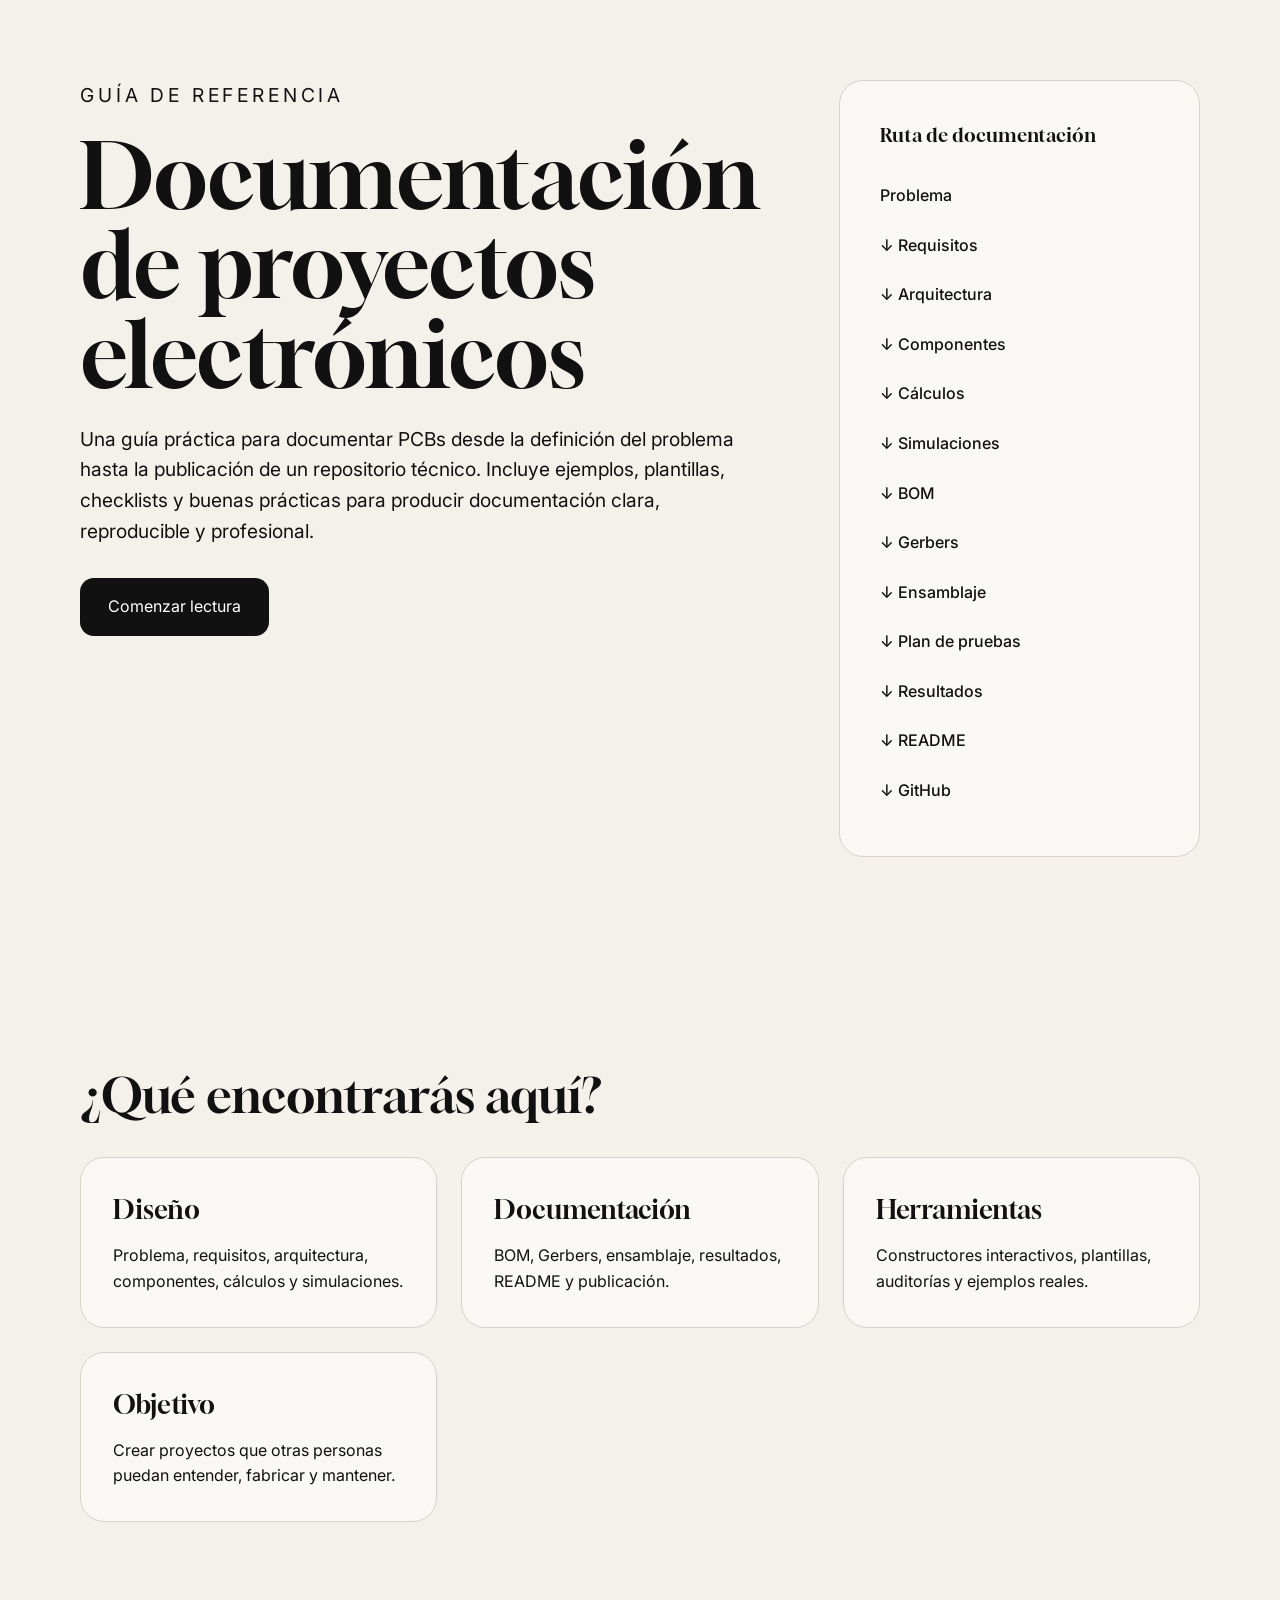
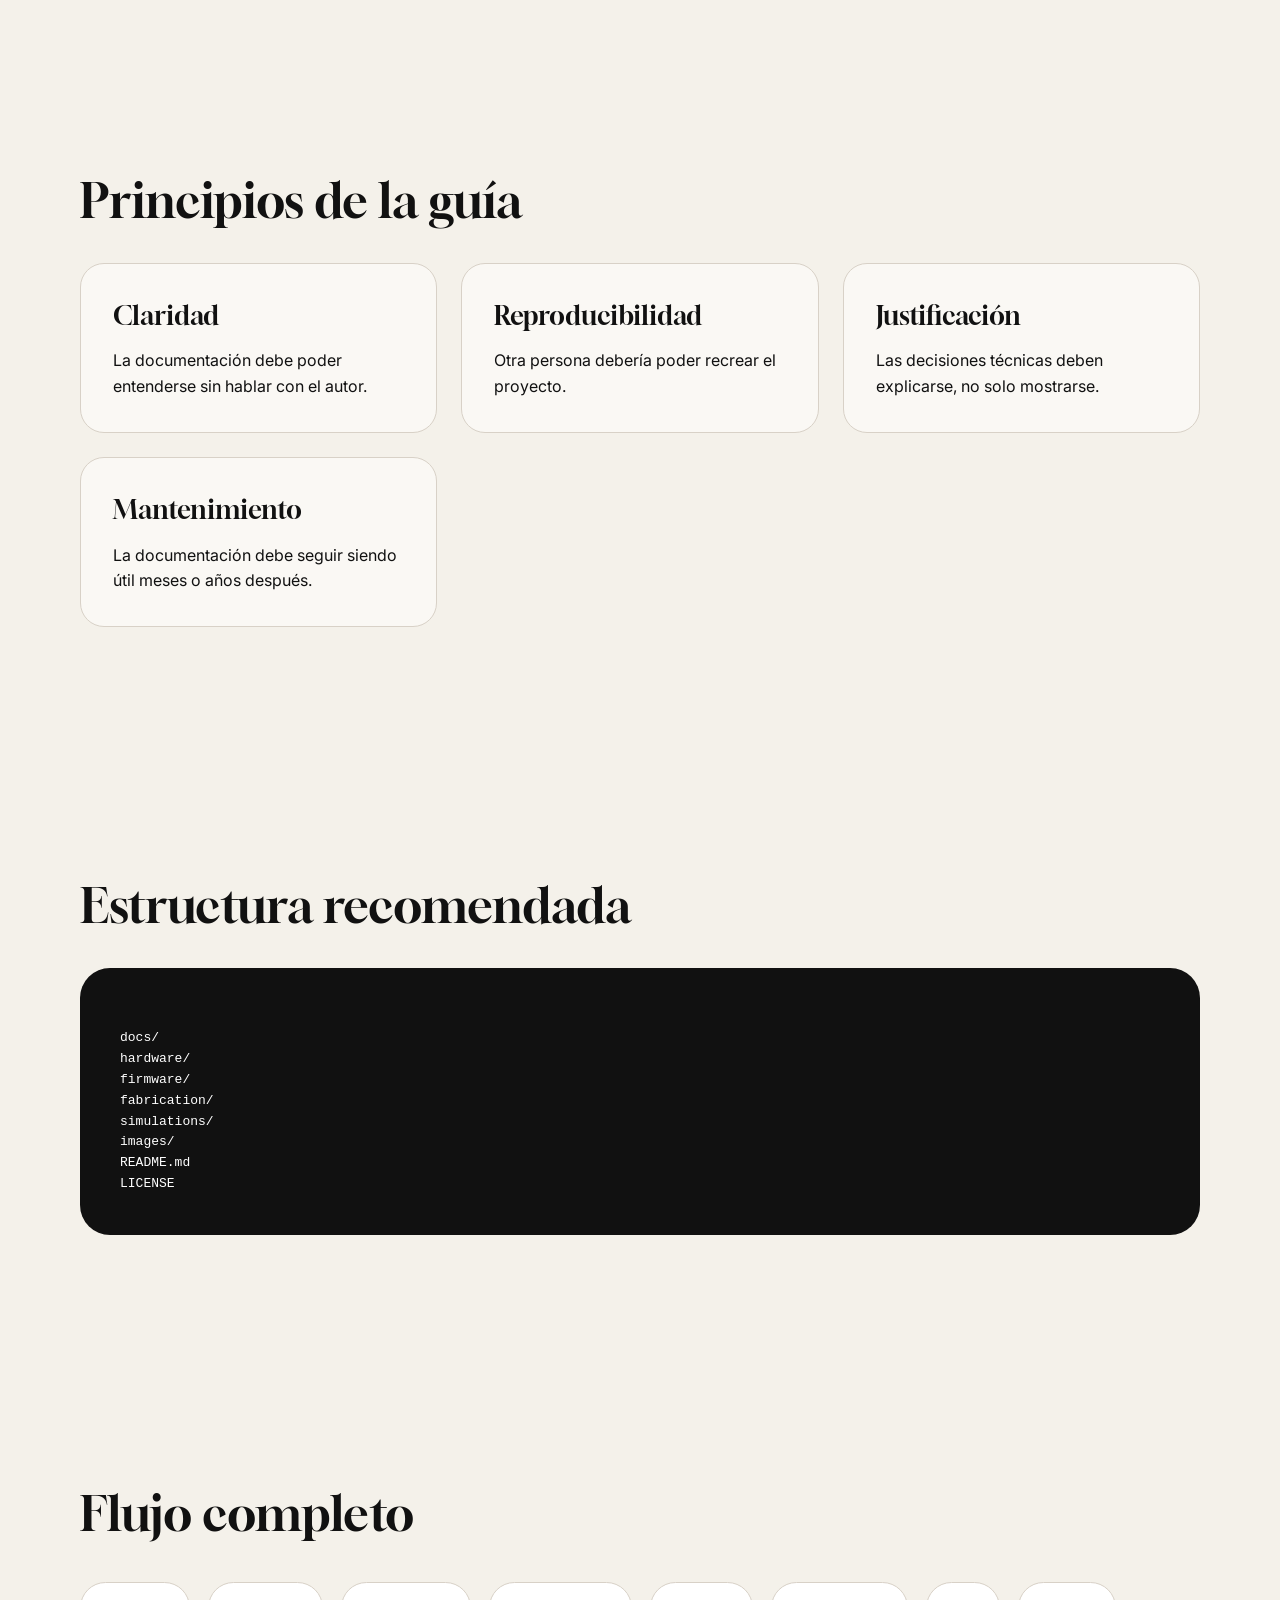
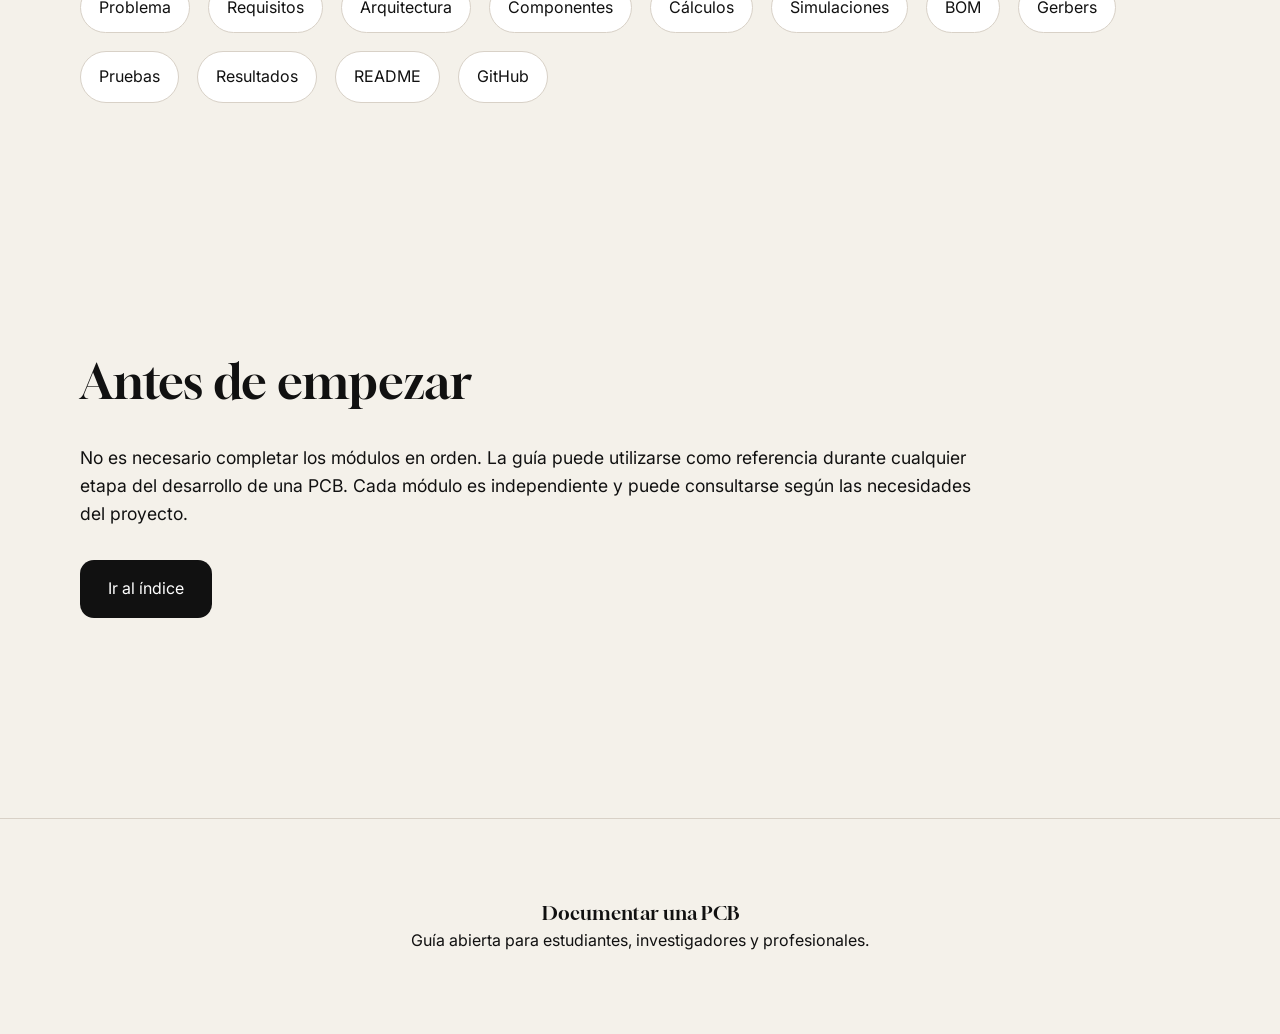
<file: index.html>
<!DOCTYPE html>
<html lang="es">
<head>
<meta charset="UTF-8">
<meta name="viewport" content="width=device-width, initial-scale=1.0">
<title>Documentación de Proyectos Electrónicos</title>

<link href="https://fonts.googleapis.com/css2?family=Gloock&family=Inter:wght@300;400;500;600&display=swap" rel="stylesheet">

<style>
:root{
--bg:#f4f1ea;
--card:#faf8f4;
--text:#111;
--border:#d8d1c7;
}

*{margin:0;padding:0;box-sizing:border-box}

body{
background:var(--bg);
color:var(--text);
font-family:Inter,sans-serif;
line-height:1.6;
}

.hero{
min-height:100vh;
display:flex;
align-items:center;
padding:80px;
}

.hero-grid{
display:grid;
grid-template-columns:1.2fr 1fr;
gap:80px;
width:100%;
max-width:1400px;
margin:auto;
}

h1,h2,h3{
font-family:Gloock,serif;
font-weight:400;
}

.hero h1{
font-size:clamp(3rem,7vw,6rem);
line-height:1;
margin-bottom:24px;
}

.hero p{
font-size:1.2rem;
max-width:700px;
}

.button{
display:inline-block;
margin-top:32px;
padding:16px 28px;
background:#111;
color:white;
text-decoration:none;
border-radius:14px;
}

.pcb-flow{
border:1px solid var(--border);
border-radius:24px;
padding:40px;
background:var(--card);
}

.flow-step{
padding:12px 0;
font-weight:500;
}

.section{
max-width:1400px;
margin:auto;
padding:120px 80px;
}

.section h2{
font-size:3rem;
margin-bottom:24px;
}

.grid{
display:grid;
grid-template-columns:repeat(auto-fit,minmax(280px,1fr));
gap:24px;
}

.card{
background:var(--card);
border:1px solid var(--border);
border-radius:24px;
padding:32px;
}

.card h3{
margin-bottom:12px;
font-size:1.6rem;
}

.timeline{
display:flex;
gap:18px;
flex-wrap:wrap;
margin-top:30px;
}

.timeline span{
padding:12px 18px;
border:1px solid var(--border);
border-radius:999px;
background:white;
}

.structure{
background:#111;
color:white;
border-radius:30px;
padding:40px;
font-family:monospace;
white-space:pre-line;
}

.footer{
padding:80px;
text-align:center;
border-top:1px solid var(--border);
margin-top:80px;
}

@media(max-width:900px){
.hero{padding:40px}
.section{padding:80px 30px}
.hero-grid{grid-template-columns:1fr}
}
</style>
</head>
<body>

<section class="hero">

<div class="hero-grid">

<div>

<p style="letter-spacing:.2em;text-transform:uppercase;margin-bottom:20px;">
Guía de referencia
</p>

<h1>
Documentación de proyectos electrónicos
</h1>

<p>
Una guía práctica para documentar PCBs desde la definición del problema hasta la publicación de un repositorio técnico. Incluye ejemplos, plantillas, checklists y buenas prácticas para producir documentación clara, reproducible y profesional.
</p>

<a class="button" href="introduccion.html">
Comenzar lectura
</a>

</div>

<div class="pcb-flow">

<h3 style="margin-bottom:20px;">Ruta de documentación</h3>

<div class="flow-step">Problema</div>
<div class="flow-step">↓ Requisitos</div>
<div class="flow-step">↓ Arquitectura</div>
<div class="flow-step">↓ Componentes</div>
<div class="flow-step">↓ Cálculos</div>
<div class="flow-step">↓ Simulaciones</div>
<div class="flow-step">↓ BOM</div>
<div class="flow-step">↓ Gerbers</div>
<div class="flow-step">↓ Ensamblaje</div>
<div class="flow-step">↓ Plan de pruebas</div>
<div class="flow-step">↓ Resultados</div>
<div class="flow-step">↓ README</div>
<div class="flow-step">↓ GitHub</div>

</div>

</div>

</section>

<section class="section">

<h2>¿Qué encontrarás aquí?</h2>

<div class="grid">

<div class="card">
<h3>Diseño</h3>
<p>Problema, requisitos, arquitectura, componentes, cálculos y simulaciones.</p>
</div>

<div class="card">
<h3>Documentación</h3>
<p>BOM, Gerbers, ensamblaje, resultados, README y publicación.</p>
</div>

<div class="card">
<h3>Herramientas</h3>
<p>Constructores interactivos, plantillas, auditorías y ejemplos reales.</p>
</div>

<div class="card">
<h3>Objetivo</h3>
<p>Crear proyectos que otras personas puedan entender, fabricar y mantener.</p>
</div>

</div>

</section>

<section class="section">

<h2>Principios de la guía</h2>

<div class="grid">

<div class="card">
<h3>Claridad</h3>
<p>La documentación debe poder entenderse sin hablar con el autor.</p>
</div>

<div class="card">
<h3>Reproducibilidad</h3>
<p>Otra persona debería poder recrear el proyecto.</p>
</div>

<div class="card">
<h3>Justificación</h3>
<p>Las decisiones técnicas deben explicarse, no solo mostrarse.</p>
</div>

<div class="card">
<h3>Mantenimiento</h3>
<p>La documentación debe seguir siendo útil meses o años después.</p>
</div>

</div>

</section>

<section class="section">

<h2>Estructura recomendada</h2>

<div class="structure">
docs/
hardware/
firmware/
fabrication/
simulations/
images/
README.md
LICENSE
</div>

</section>

<section class="section">

<h2>Flujo completo</h2>

<div class="timeline">
<span>Problema</span>
<span>Requisitos</span>
<span>Arquitectura</span>
<span>Componentes</span>
<span>Cálculos</span>
<span>Simulaciones</span>
<span>BOM</span>
<span>Gerbers</span>
<span>Pruebas</span>
<span>Resultados</span>
<span>README</span>
<span>GitHub</span>
</div>

</section>

<section class="section">

<h2>Antes de empezar</h2>

<p style="max-width:900px;font-size:1.1rem;">
No es necesario completar los módulos en orden. La guía puede utilizarse como referencia durante cualquier etapa del desarrollo de una PCB. Cada módulo es independiente y puede consultarse según las necesidades del proyecto.
</p>

<a class="button" href="documentation/introduccion.html">
Ir al índice
</a>

</section>

<footer class="footer">
<h3>Documentar una PCB</h3>
<p>Guía abierta para estudiantes, investigadores y profesionales.</p>
</footer>

</body>
</html>
</file>
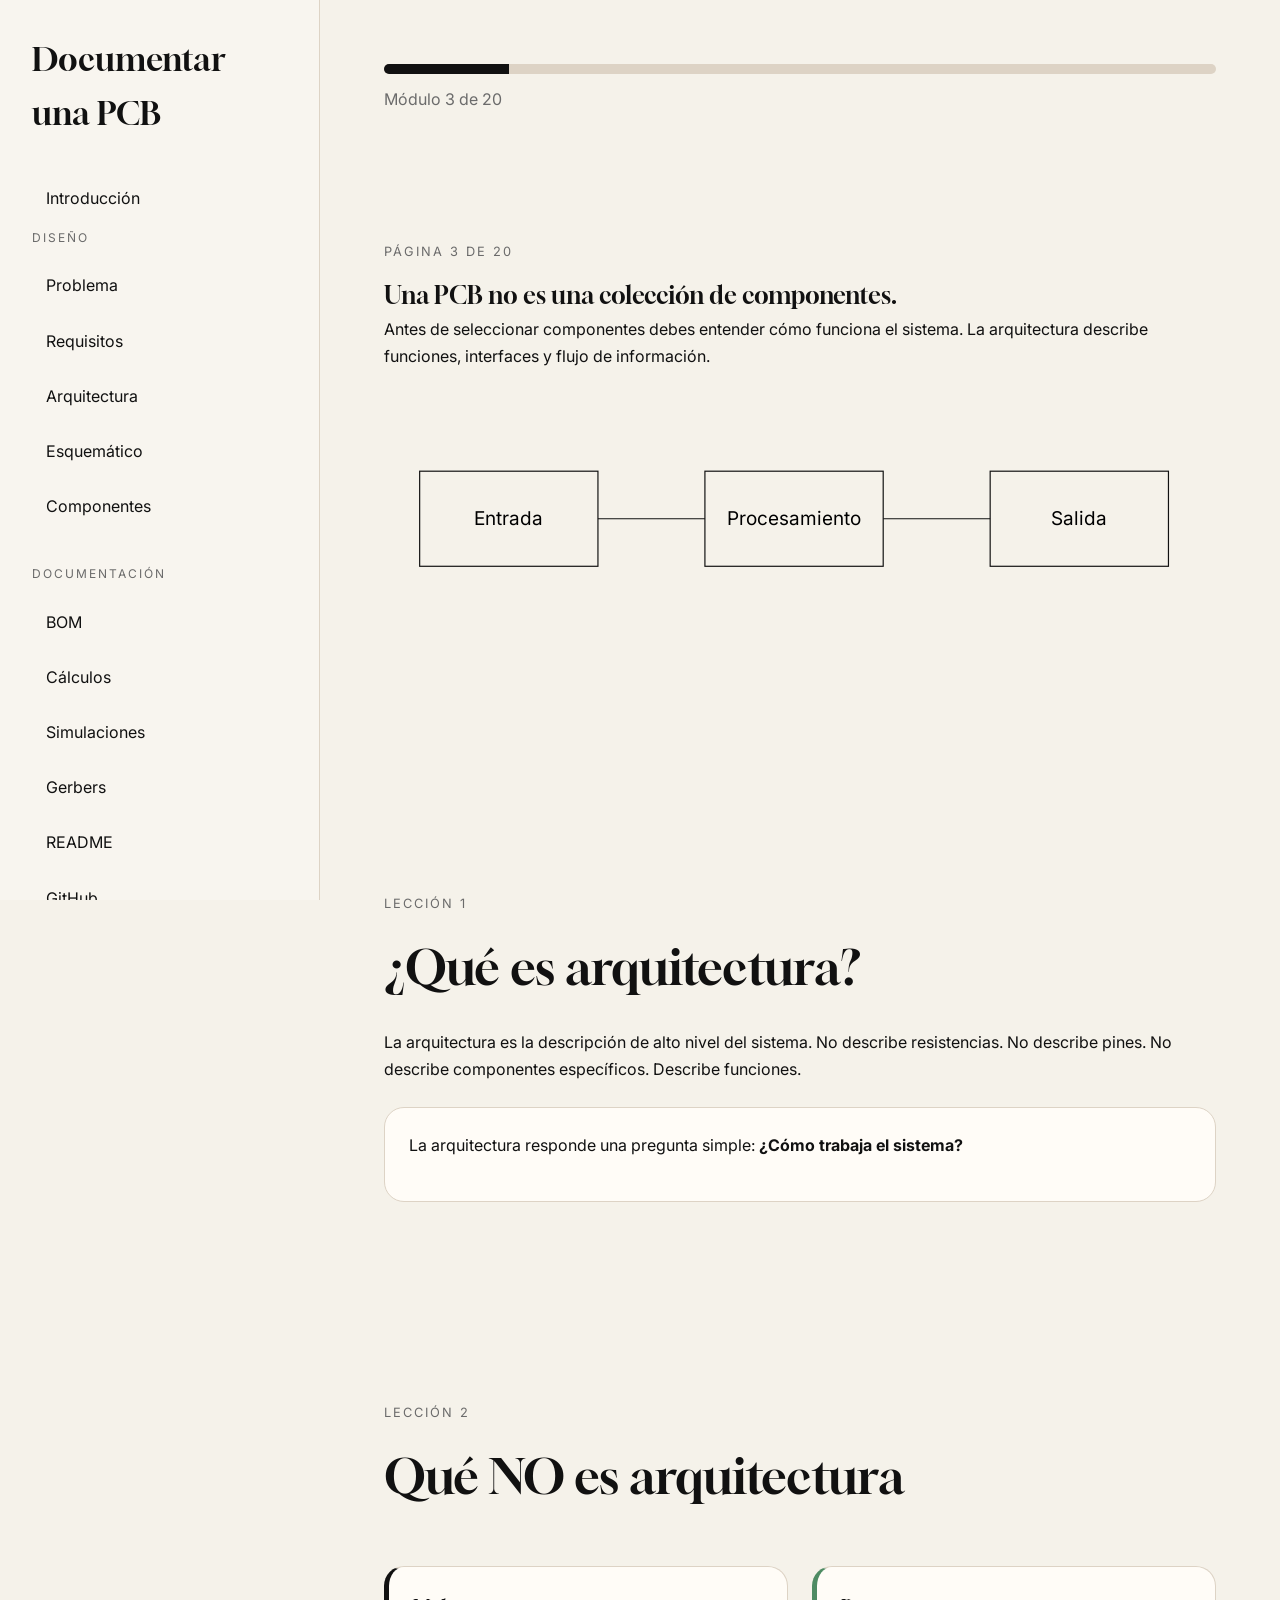
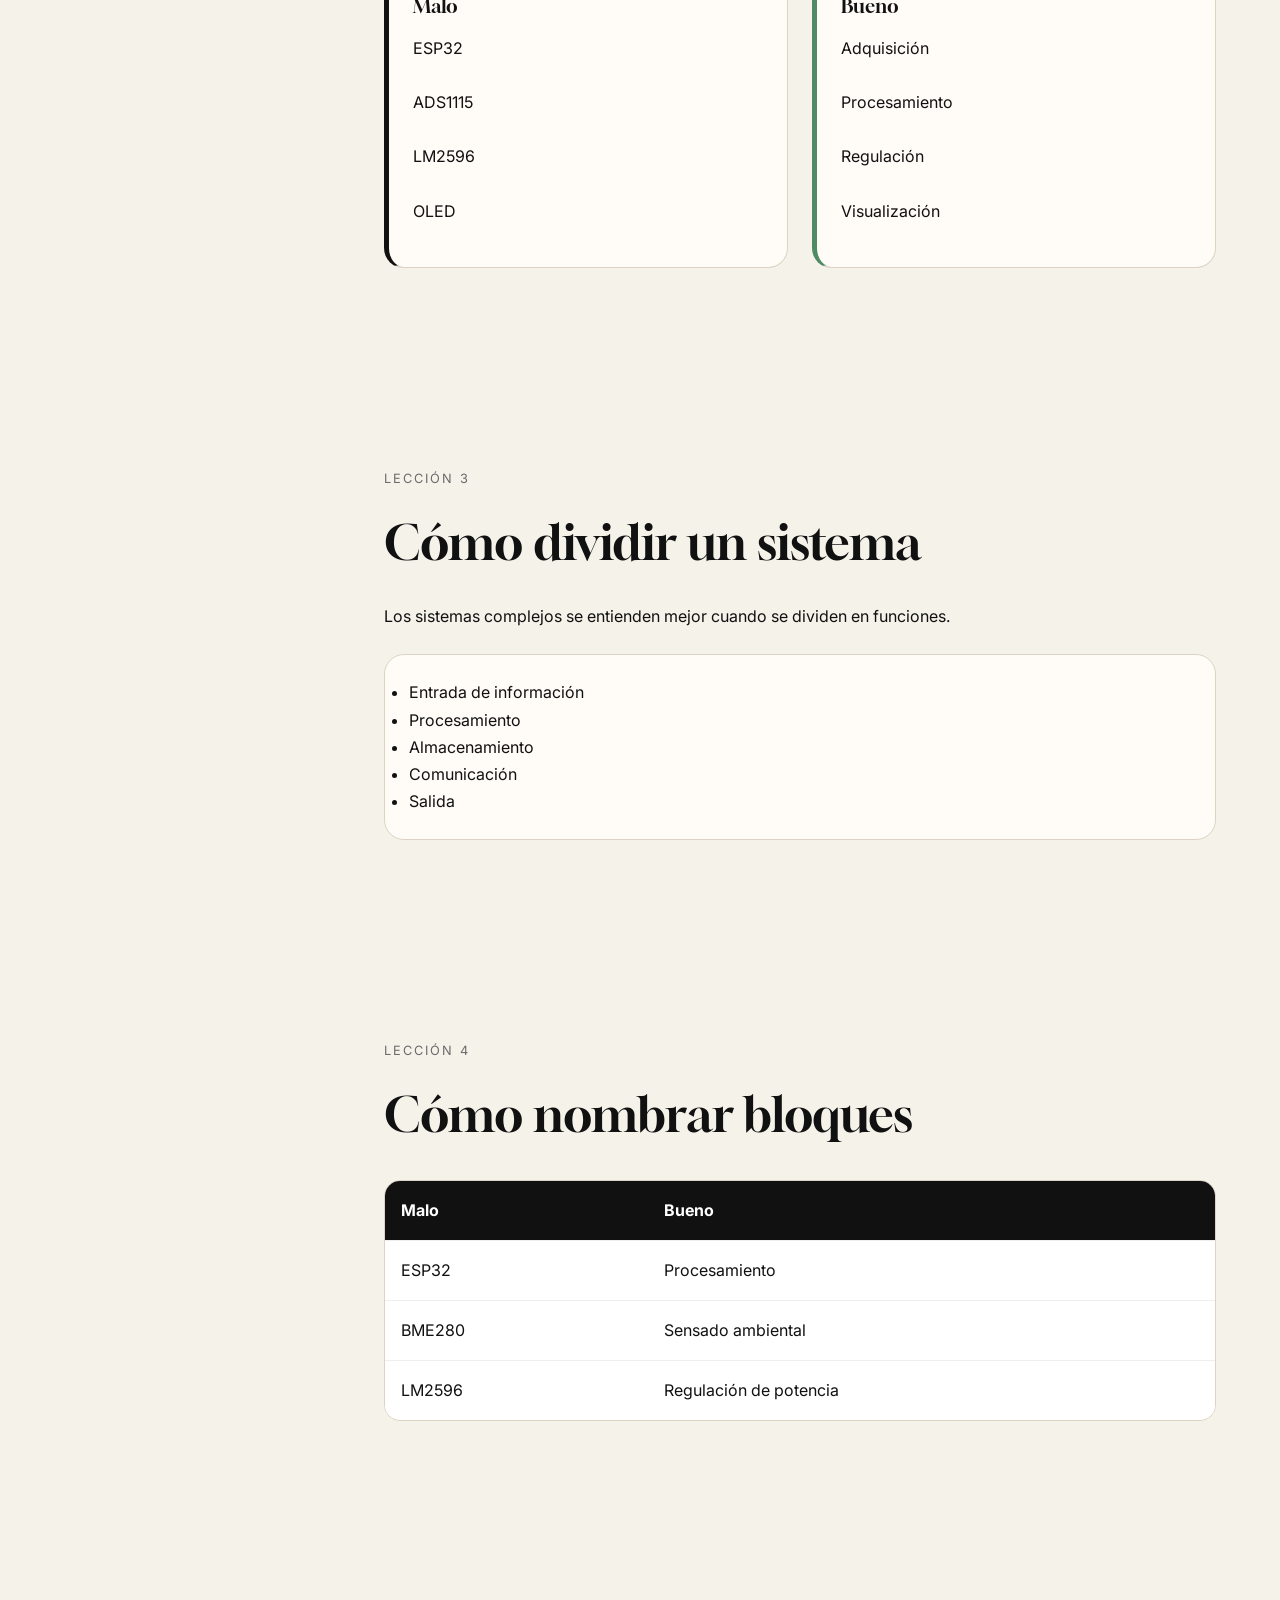
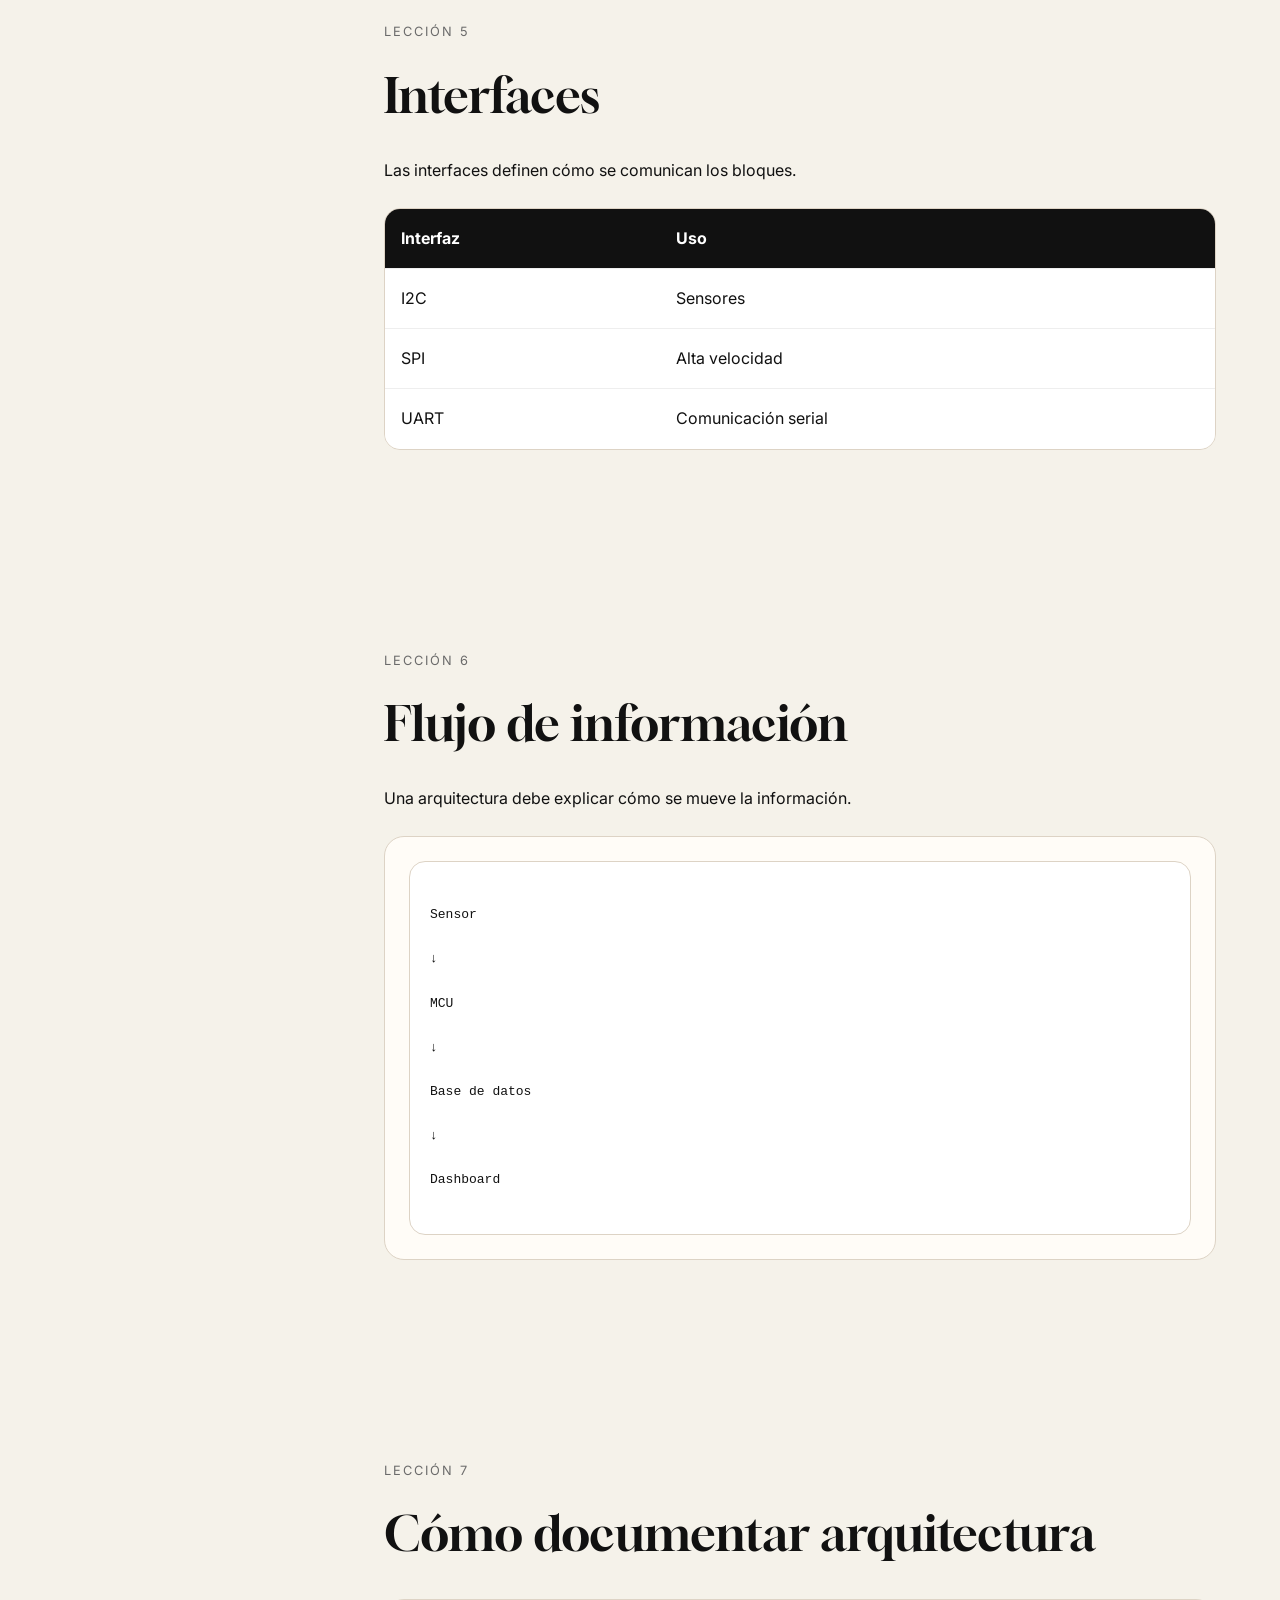
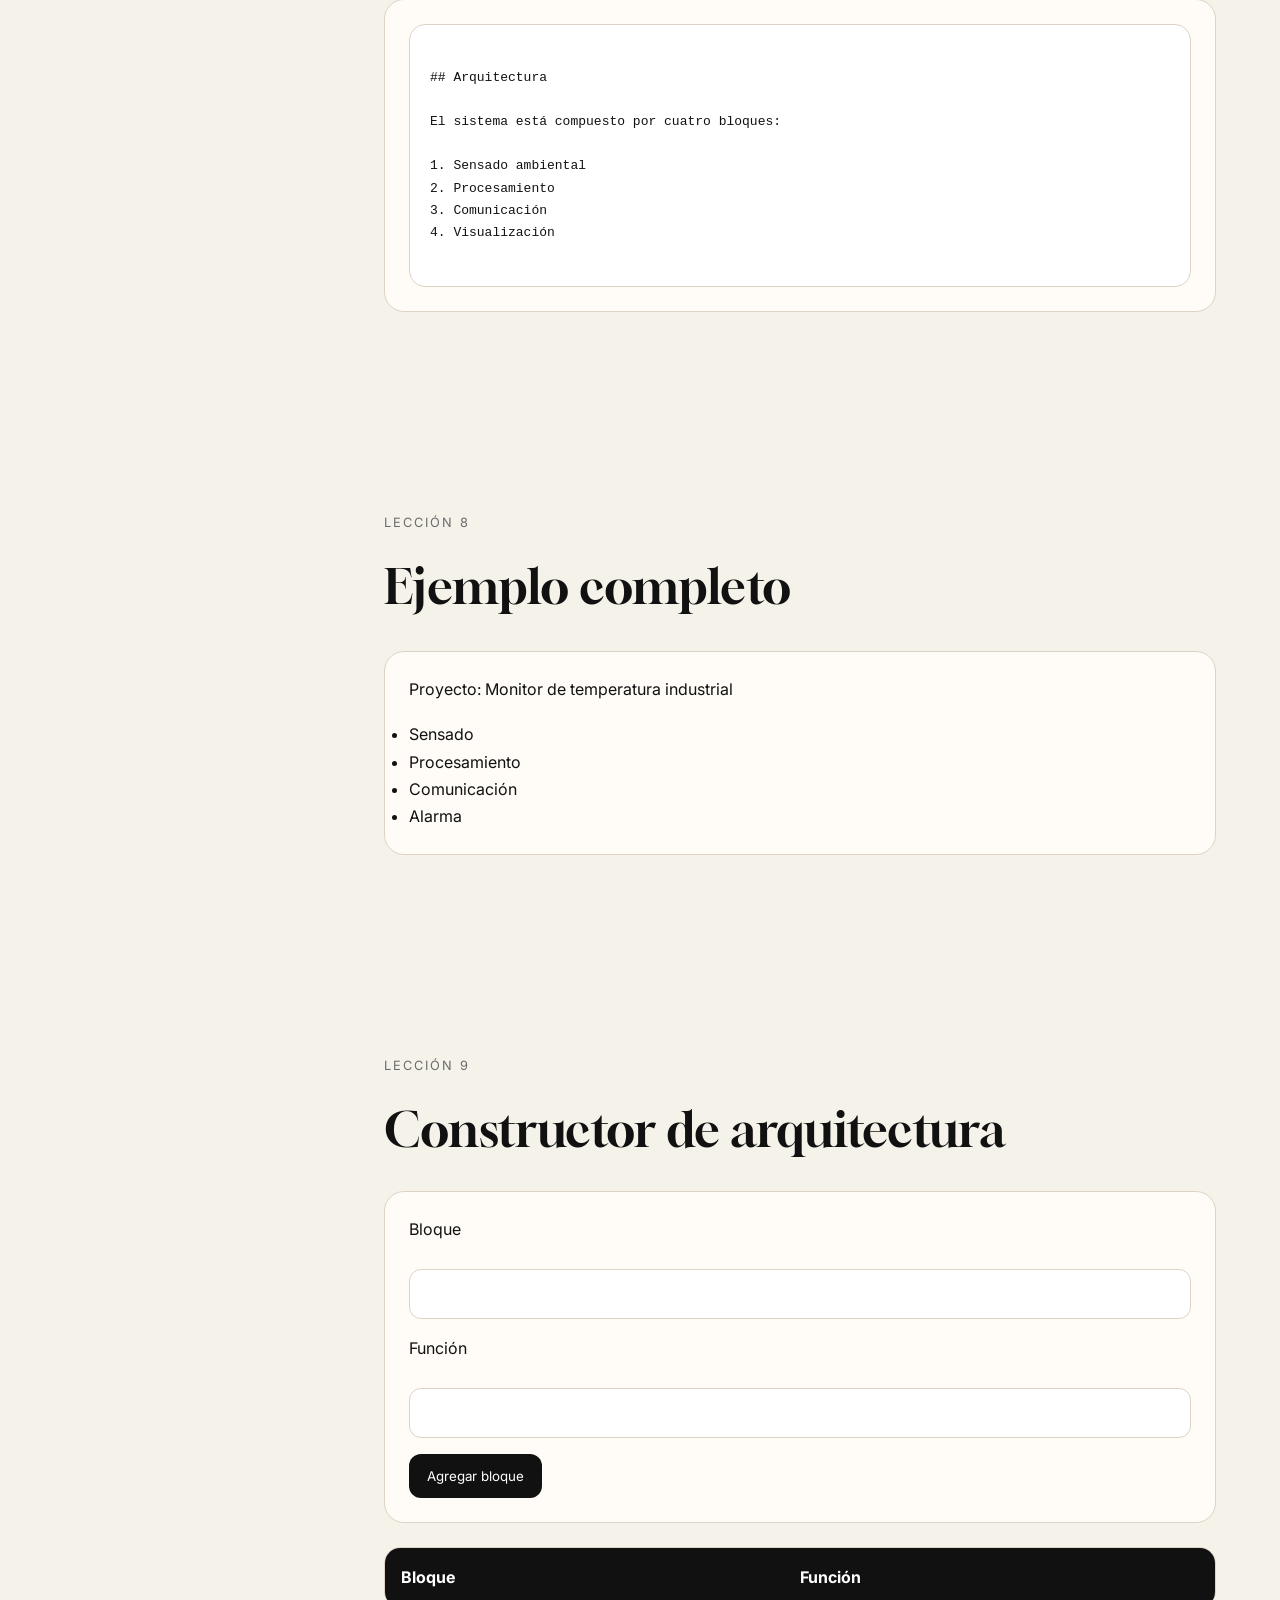
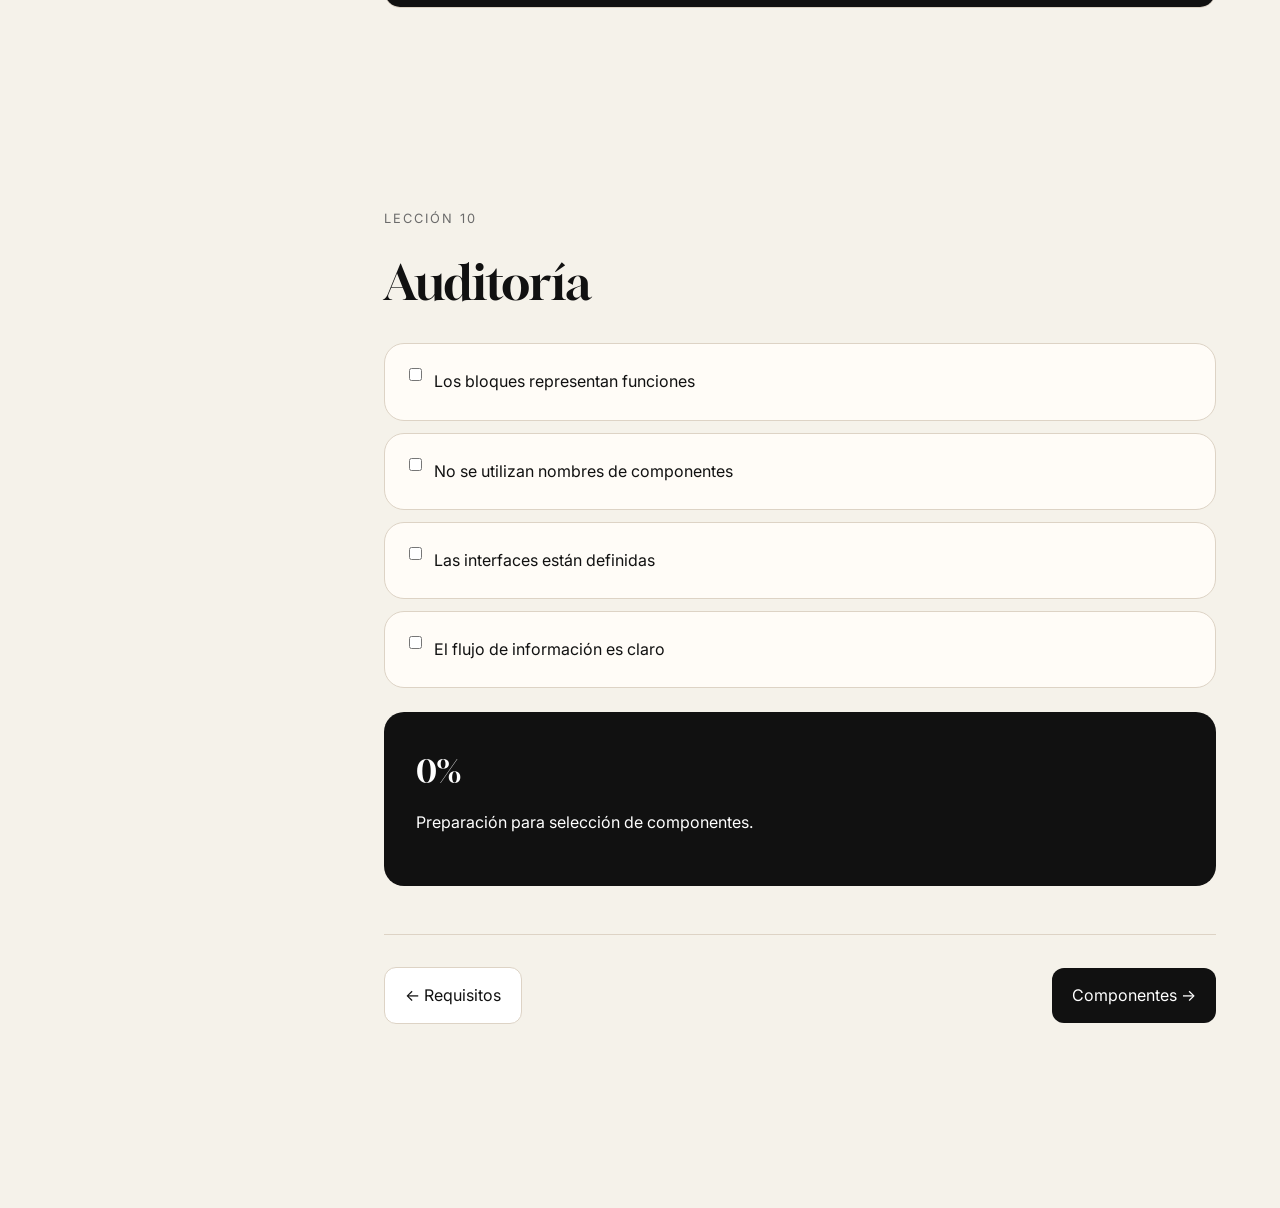
<file: arquitectura_actualizado.html>
<!DOCTYPE html>
<html lang="es">
<head>
<meta charset="UTF-8">
<meta name="viewport" content="width=device-width, initial-scale=1.0">
<title>Arquitectura | Documentar una PCB</title>
<link href="https://fonts.googleapis.com/css2?family=Gloock&family=Inter:wght@300;400;500;600&display=swap" rel="stylesheet">
<link rel="stylesheet" href="styles.css">
</head>
<body>
<div class="app-layout">
<aside class="sidebar">

	<div class="sidebar-title">
		Documentar una PCB
	</div>

	<a
	href="introduccion.html"
	class="sidebar-home">

		Introducción

	</a>

	<div class="sidebar-group">

		<div class="sidebar-label">
			DISEÑO
		</div>

		<a href="problema.html">
			Problema
		</a>

		<a href="requisitos_actualizado.html">
			Requisitos
		</a>

		<a href="arquitectura_actualizado.html">
			Arquitectura
		</a>

		<a href="esquematico.html">
			Esquemático
		</a>

		<a href="componentes_actualizado.html">
			Componentes
		</a>

	</div>

	<div class="sidebar-group">

		<div class="sidebar-label">
			DOCUMENTACIÓN
		</div>

		<a href="bom.html">
			BOM
		</a>

		<a href="calculos.html">
			Cálculos
		</a>

		<a href="simulaciones.html">
			Simulaciones
		</a>

		<a href="gerbers.html">
			Gerbers
		</a>

		<a href="readme.html">
			README
		</a>

		<a href="github.html">
			GitHub
		</a>

		<a href="consejos-finales.html">
			Consejos finales
		</a>

	</div>

</aside>

<main class="content">
<div class="course-progress"><div class="course-progress-fill" style="width:15%;"></div></div>
<p class="course-progress-text">Módulo 3 de 20</p>
<section>

    <div class="container hero">

        <div>

            <div class="lesson-tag">
                Página 3 de 20
            </div>

            <h1 class="hero-title">
                Una PCB no es una colección de componentes.
            </h1>

            <p class="hero-subtitle">

                Antes de seleccionar componentes debes entender cómo funciona el sistema.

                La arquitectura describe funciones, interfaces y flujo de información.

            </p>

        </div>

        <div>

            <svg viewBox="0 0 700 250">

                <rect x="30" y="70" width="150" height="80" fill="none" stroke="#111"/>

                <text x="105" y="115" text-anchor="middle">
                    Entrada
                </text>

                <line x1="180" y1="110" x2="270" y2="110" stroke="#111"/>

                <rect x="270" y="70" width="150" height="80" fill="none" stroke="#111"/>

                <text x="345" y="115" text-anchor="middle">
                    Procesamiento
                </text>

                <line x1="420" y1="110" x2="510" y2="110" stroke="#111"/>

                <rect x="510" y="70" width="150" height="80" fill="none" stroke="#111"/>

                <text x="585" y="115" text-anchor="middle">
                    Salida
                </text>

            </svg>

        </div>

    </div>

</section>

<section>

<div class="container">

<div class="lesson-tag">
Lección 1
</div>

<h2>
¿Qué es arquitectura?
</h2>

<p>

La arquitectura es la descripción de alto nivel del sistema.

No describe resistencias.

No describe pines.

No describe componentes específicos.

Describe funciones.

</p>

<div class="card">

<p>

La arquitectura responde una pregunta simple:

<strong>¿Cómo trabaja el sistema?</strong>

</p>

</div>

</div>

</section>

<section>

<div class="container">

<div class="lesson-tag">
Lección 2
</div>

<h2>
Qué NO es arquitectura
</h2>

<div class="grid-2">

<div class="card bad">

<h3>Malo</h3>

<p>

ESP32

<br><br>

ADS1115

<br><br>

LM2596

<br><br>

OLED

</p>

</div>

<div class="card good">

<h3>Bueno</h3>

<p>

Adquisición

<br><br>

Procesamiento

<br><br>

Regulación

<br><br>

Visualización

</p>

</div>

</div>

</div>

</section>

<section>

<div class="container">

<div class="lesson-tag">
Lección 3
</div>

<h2>
Cómo dividir un sistema
</h2>

<p>

Los sistemas complejos se entienden mejor cuando se dividen en funciones.

</p>

<div class="card">

<ul>

<li>Entrada de información</li>

<li>Procesamiento</li>

<li>Almacenamiento</li>

<li>Comunicación</li>

<li>Salida</li>

</ul>

</div>

</div>

</section>

<section>

<div class="container">

<div class="lesson-tag">
Lección 4
</div>

<h2>
Cómo nombrar bloques
</h2>

<table>

<tr>
<th>Malo</th>
<th>Bueno</th>
</tr>

<tr>
<td>ESP32</td>
<td>Procesamiento</td>
</tr>

<tr>
<td>BME280</td>
<td>Sensado ambiental</td>
</tr>

<tr>
<td>LM2596</td>
<td>Regulación de potencia</td>
</tr>

</table>

</div>

</section>

<section>

<div class="container">

<div class="lesson-tag">
Lección 5
</div>

<h2>
Interfaces
</h2>

<p>

Las interfaces definen cómo se comunican los bloques.

</p>

<table>

<tr>
<th>Interfaz</th>
<th>Uso</th>
</tr>

<tr>
<td>I2C</td>
<td>Sensores</td>
</tr>

<tr>
<td>SPI</td>
<td>Alta velocidad</td>
</tr>

<tr>
<td>UART</td>
<td>Comunicación serial</td>
</tr>

</table>

</div>

</section>

<section>

<div class="container">

<div class="lesson-tag">
Lección 6
</div>

<h2>
Flujo de información
</h2>

<p>

Una arquitectura debe explicar cómo se mueve la información.

</p>

<div class="card">

<pre>

Sensor

↓

MCU

↓

Base de datos

↓

Dashboard

</pre>

</div>

</div>

</section>

<section>

<div class="container">

<div class="lesson-tag">
Lección 7
</div>

<h2>
Cómo documentar arquitectura
</h2>

<div class="card">

<pre>

## Arquitectura

El sistema está compuesto por cuatro bloques:

1. Sensado ambiental
2. Procesamiento
3. Comunicación
4. Visualización

</pre>

</div>

</div>

</section>

<section>

<div class="container">

<div class="lesson-tag">
Lección 8
</div>

<h2>
Ejemplo completo
</h2>

<div class="card">

<p>

Proyecto:
Monitor de temperatura industrial

</p>

<ul>

<li>Sensado</li>
<li>Procesamiento</li>
<li>Comunicación</li>
<li>Alarma</li>

</ul>

</div>

</div>

</section>

<section>

<div class="container">

<div class="lesson-tag">
Lección 9
</div>

<h2>
Constructor de arquitectura
</h2>

<div class="question">

<p>Bloque</p>

<input id="block-name">

<p>Función</p>

<input id="block-function">

<button onclick="addBlock()">

Agregar bloque

</button>

</div>

<table id="blocks-table">

<tr>
<th>Bloque</th>
<th>Función</th>
</tr>

</table>

</div>

</section>

<section>

<div class="container">

<div class="lesson-tag">
Lección 10
</div>

<h2>
Auditoría
</h2>

<div class="checklist">

<div class="audit-item"><label>
<input type="checkbox" class="audit">
Los bloques representan funciones
</label></div>

<div class="audit-item"><label>
<input type="checkbox" class="audit">
No se utilizan nombres de componentes
</label></div>

<div class="audit-item"><label>
<input type="checkbox" class="audit">
Las interfaces están definidas
</label></div>

<div class="audit-item"><label>
<input type="checkbox" class="audit">
El flujo de información es claro
</label></div>

</div>

<div class="result">

<h3 id="audit-score">
0%
</h3>

<p>
Preparación para selección de componentes.
</p>

</div>

<div class="page-navigation">

<a
href="requisitos.html"
class="nav-button secondary">

← Requisitos

</a>

<a
href="componentes.html"
class="nav-button">

Componentes →

</a>

</div>

</div>

</section>

<script>

function addBlock(){

const table =
document.getElementById("blocks-table");

const row =
table.insertRow();

row.insertCell().innerText =
document.getElementById("block-name").value;

row.insertCell().innerText =
document.getElementById("block-function").value;

}

const audit =
document.querySelectorAll(".audit");

function updateAudit(){

const total = audit.length;

const checked =
[...audit].filter(x=>x.checked).length;

document.getElementById(
"audit-score"
).innerText =
Math.round(
checked/total*100
) + "%";

}

audit.forEach(a=>{

a.addEventListener(
"change",
updateAudit
);

});

</script>
</main></div></body></html>
</file>
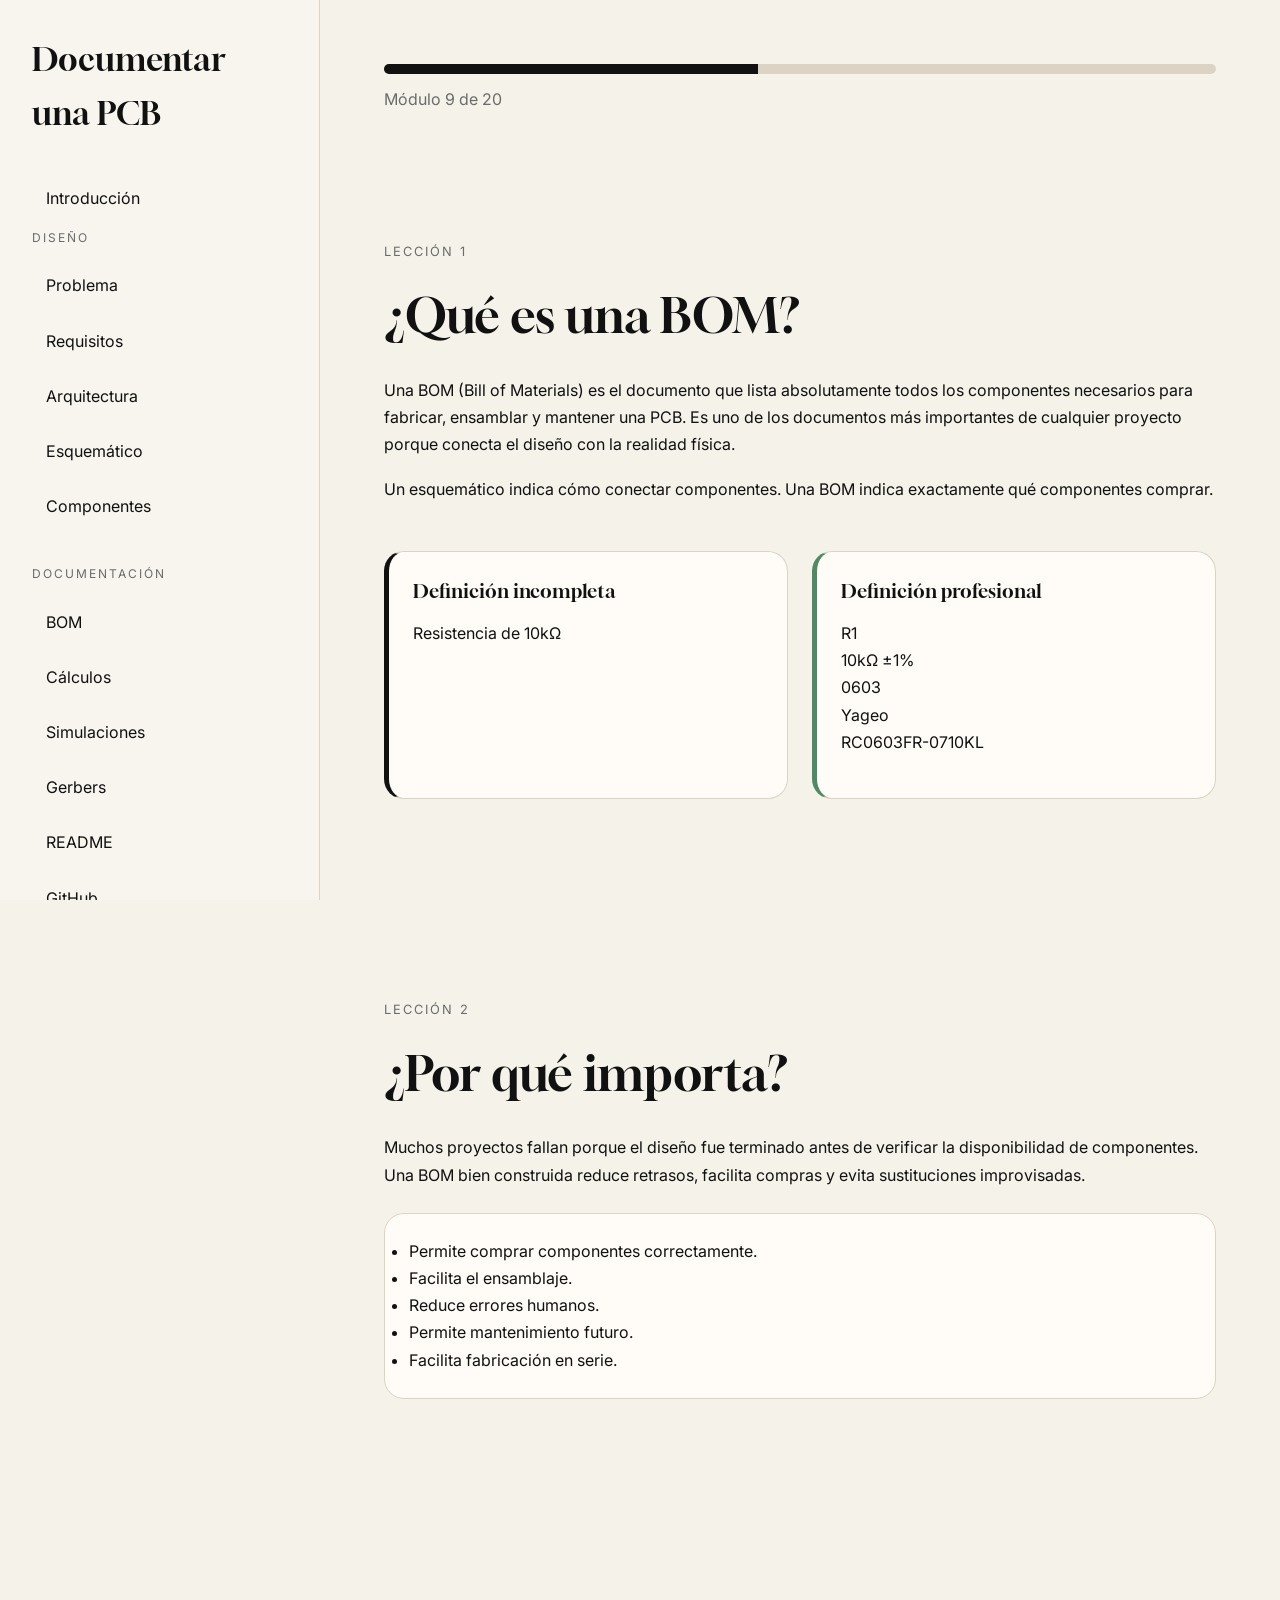
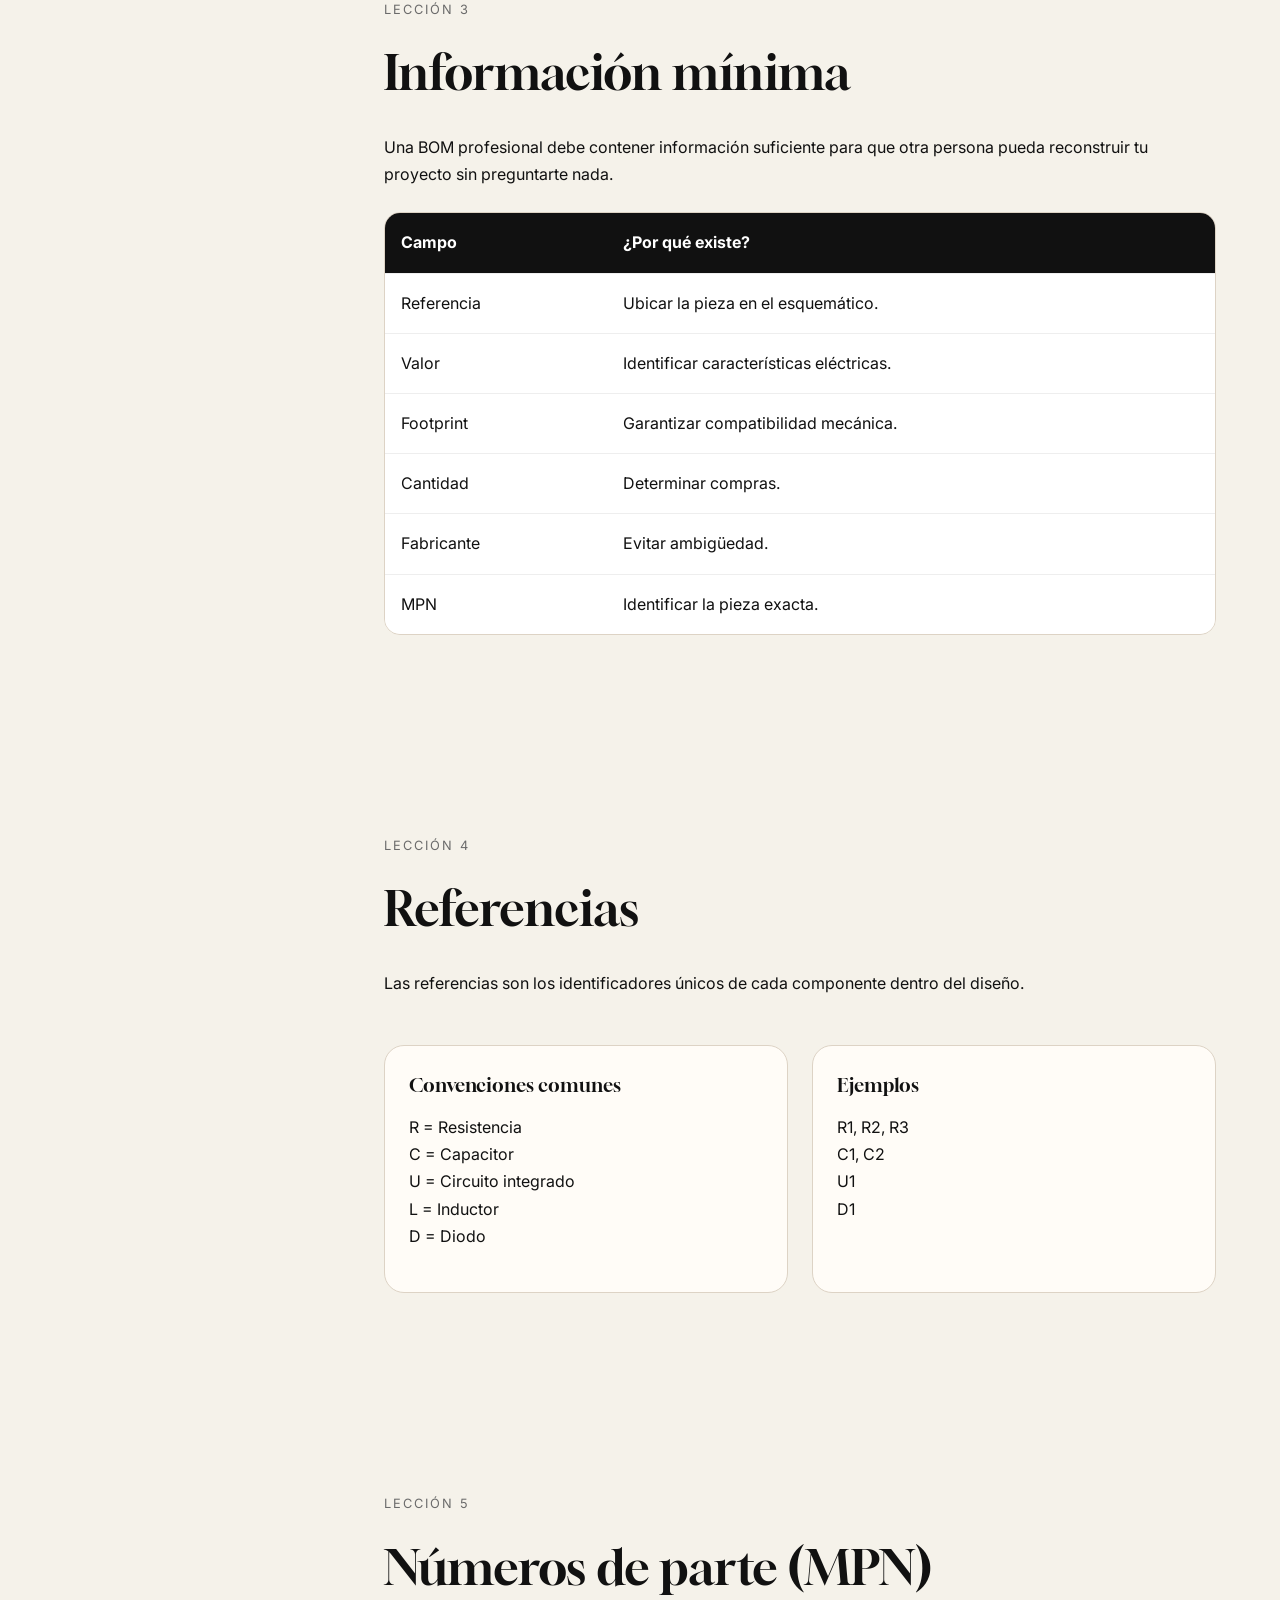
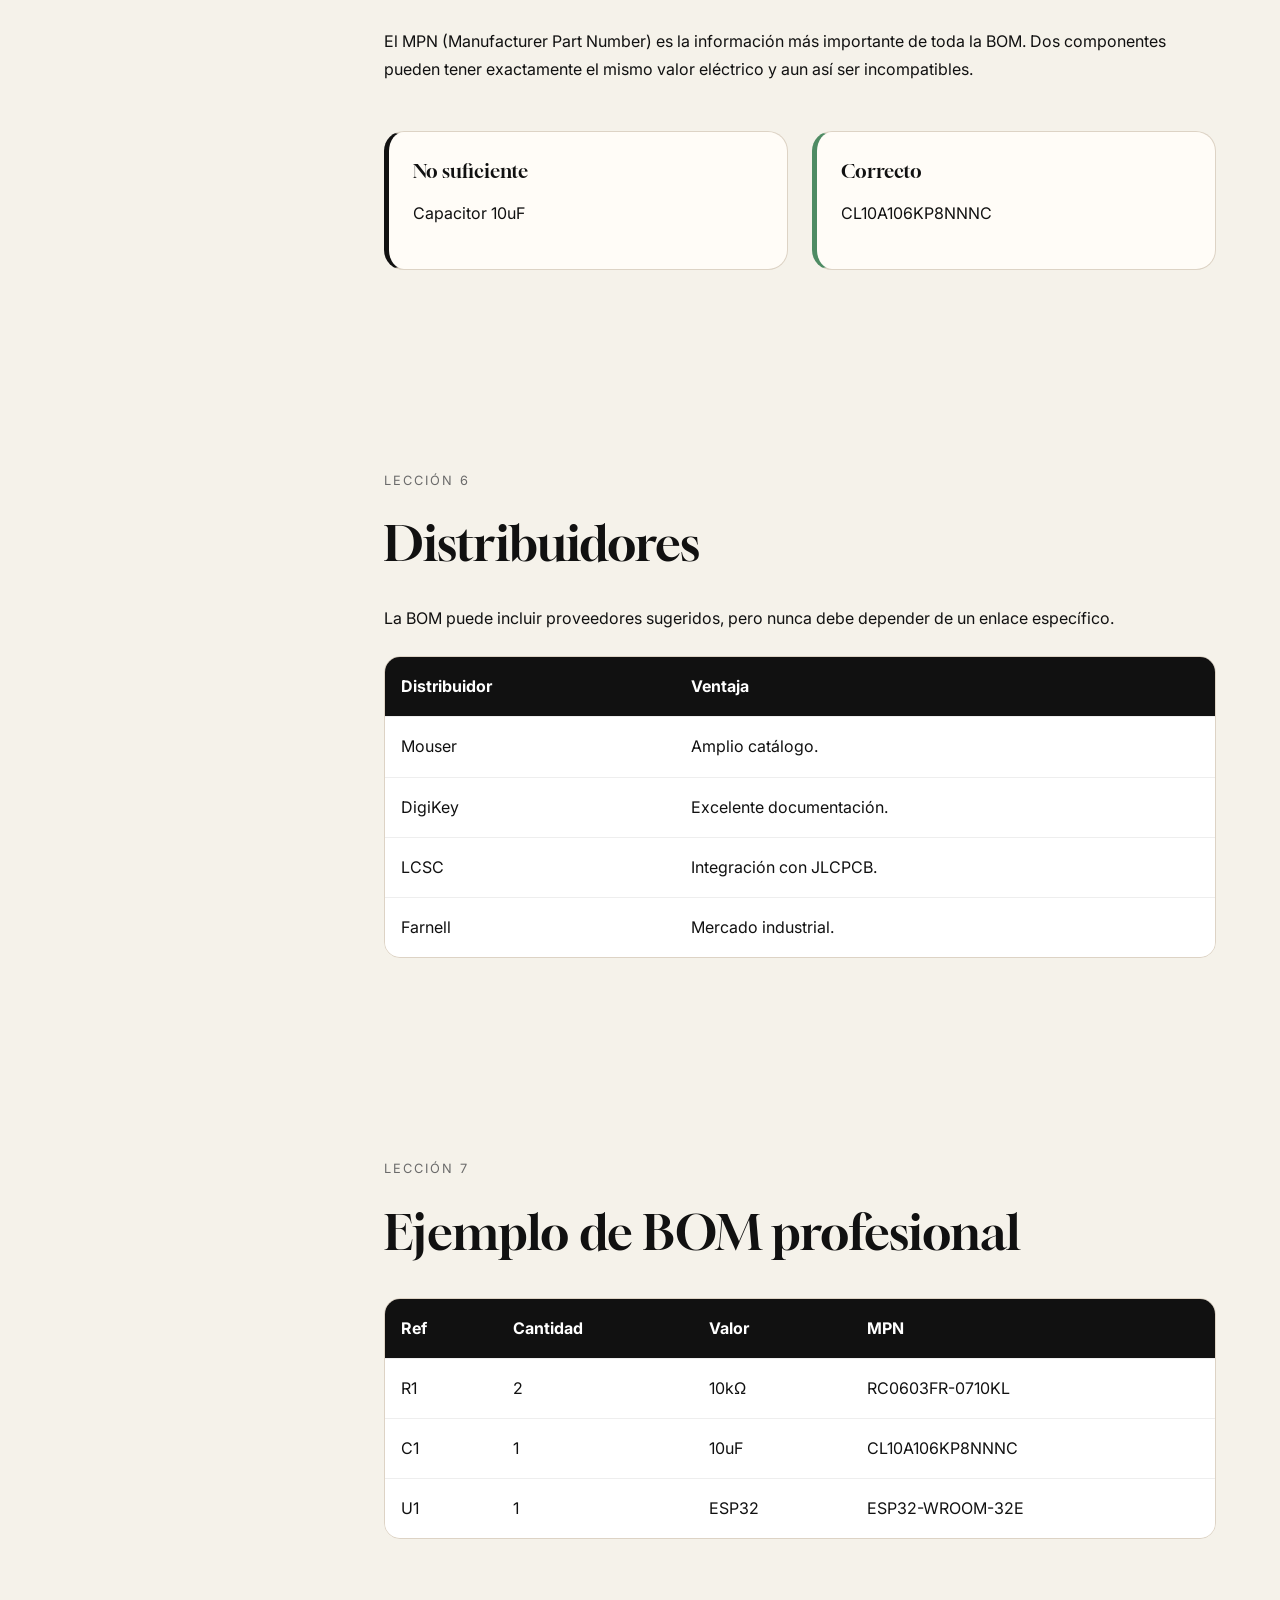
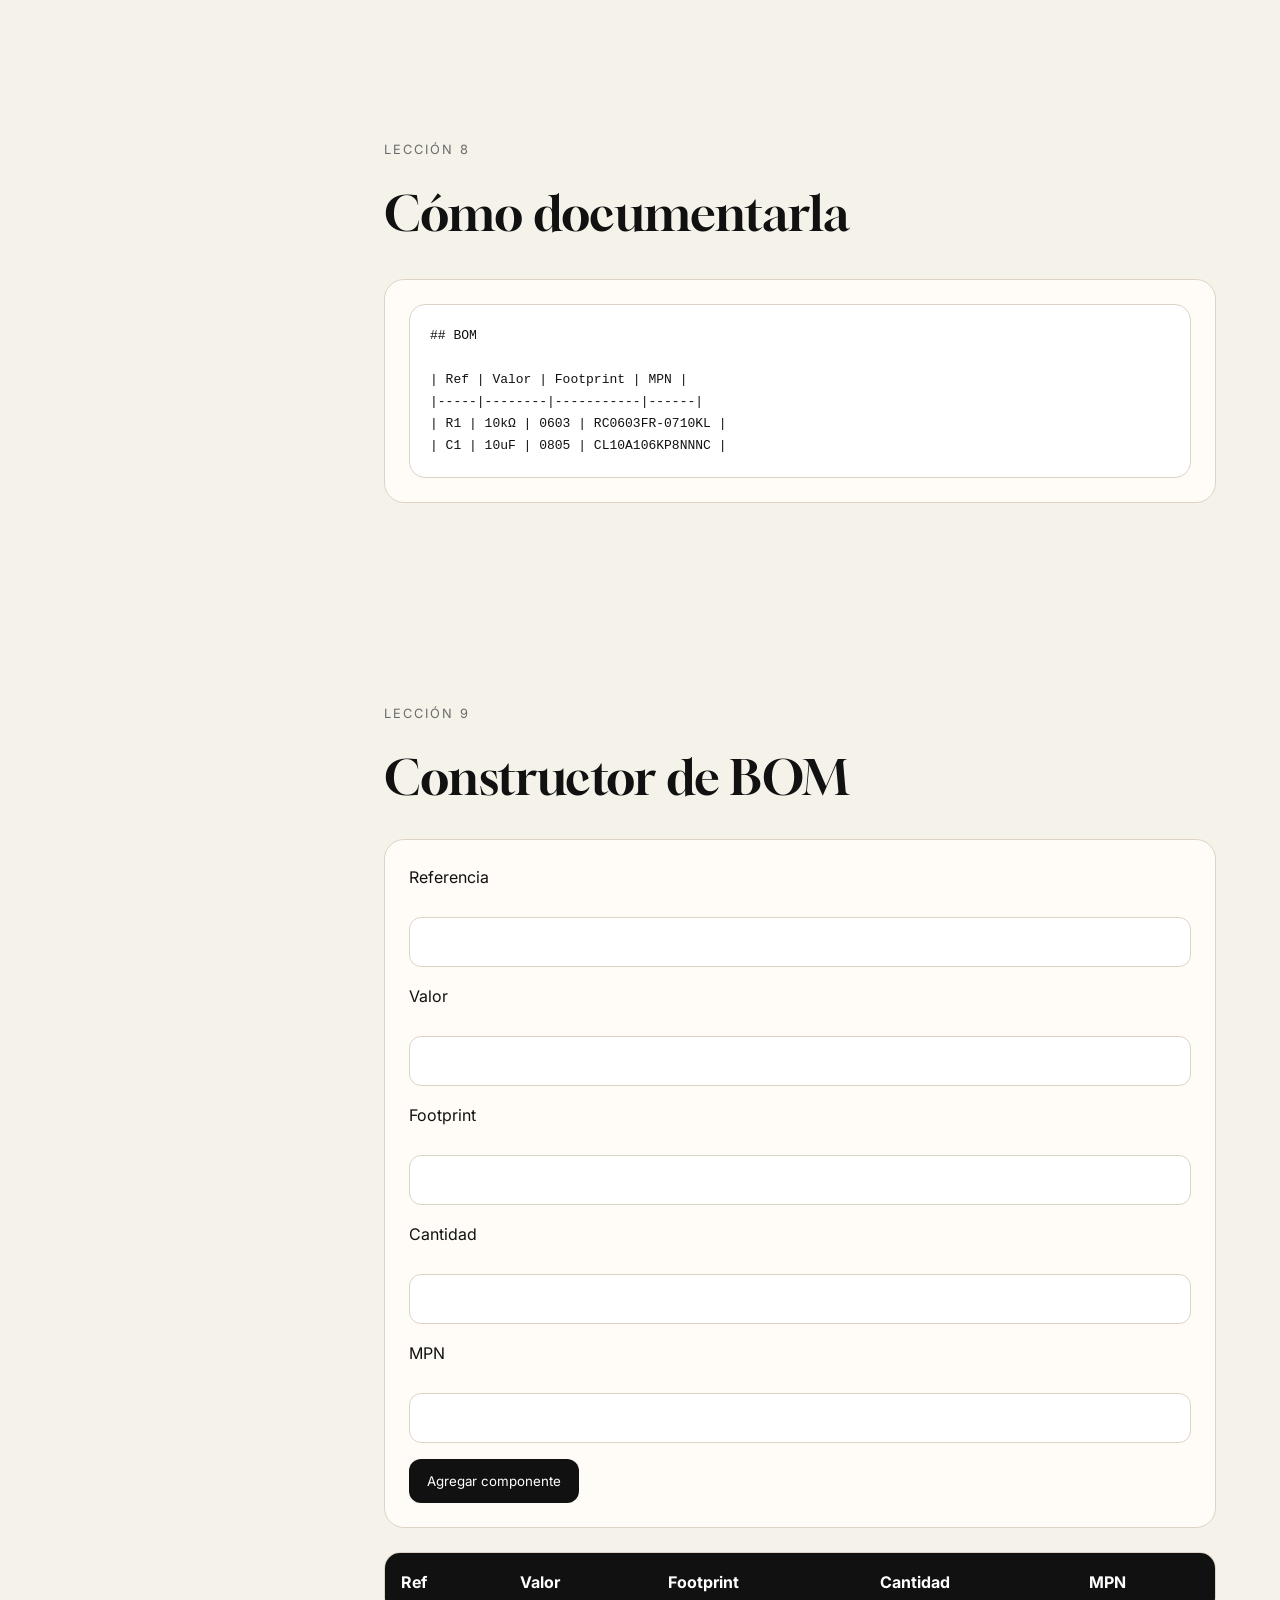
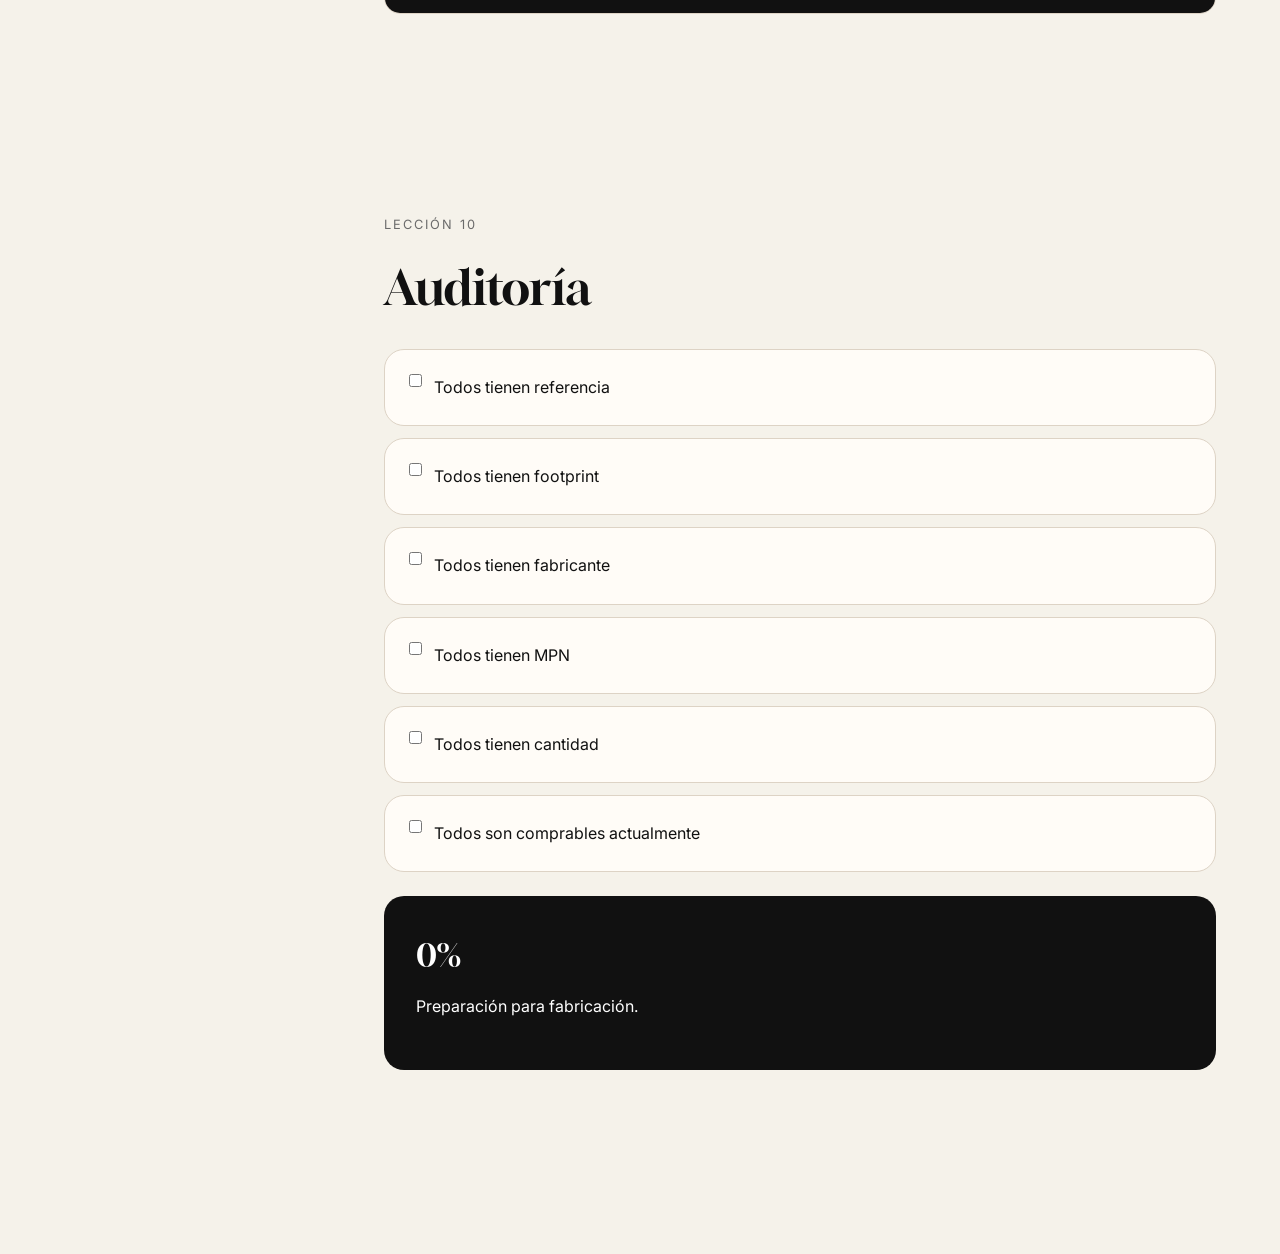
<file: bom.html>
<!DOCTYPE html>
<html lang="es">
<head>
<meta charset="UTF-8">
<meta name="viewport" content="width=device-width, initial-scale=1.0">
<title>BOM | Documentar una PCB</title>
<link href="https://fonts.googleapis.com/css2?family=Gloock&family=Inter:wght@300;400;500;600&display=swap" rel="stylesheet">
<link rel="stylesheet" href="styles.css">
</head>
<body>

<div class="app-layout">

<aside class="sidebar">

	<div class="sidebar-title">
		Documentar una PCB
	</div>

	<a
	href="introduccion.html"
	class="sidebar-home">

		Introducción

	</a>

	<div class="sidebar-group">

		<div class="sidebar-label">
			DISEÑO
		</div>

		<a href="../design/problema.html">
			Problema
		</a>

		<a href="../design/requisitos_actualizado.html">
			Requisitos
		</a>

		<a href="../design/arquitectura_actualizado.html">
			Arquitectura
		</a>

		<a href="../design/esquematico.html">
			Esquemático
		</a>

		<a href="../design/componentes_actualizado.html">
			Componentes
		</a>

	</div>

	<div class="sidebar-group">

		<div class="sidebar-label">
			DOCUMENTACIÓN
		</div>

		<a href="../documentation/bom.html">
			BOM
		</a>

		<a href="../documentation/calculos.html">
			Cálculos
		</a>

		<a href="../documentation/simulaciones.html">
			Simulaciones
		</a>

		<a href="../documentation/gerbers.html">
			Gerbers
		</a>

		<a href="../documentation/readme.html">
			README
		</a>

		<a href="../documentation/github.html">
			GitHub
		</a>

		<a href="../documentation/consejos-finales.html">
			Consejos finales
		</a>

	</div>

</aside>

<main class="content">

<div class="course-progress">
<div class="course-progress-fill" style="width:45%"></div>
</div>
<p class="course-progress-text">Módulo 9 de 20</p>

<section>
<div class="container">
<div class="lesson-tag">Lección 1</div>
<h2>¿Qué es una BOM?</h2>
<p>Una BOM (Bill of Materials) es el documento que lista absolutamente todos los componentes necesarios para fabricar, ensamblar y mantener una PCB. Es uno de los documentos más importantes de cualquier proyecto porque conecta el diseño con la realidad física.</p>
<p>Un esquemático indica cómo conectar componentes. Una BOM indica exactamente qué componentes comprar.</p>

<div class="grid-2">
<div class="card bad">
<h3>Definición incompleta</h3>
<p>Resistencia de 10kΩ</p>
</div>

<div class="card good">
<h3>Definición profesional</h3>
<p>R1<br>10kΩ ±1%<br>0603<br>Yageo<br>RC0603FR-0710KL</p>
</div>
</div>
</div>
</section>

<section>
<div class="container">
<div class="lesson-tag">Lección 2</div>
<h2>¿Por qué importa?</h2>
<p>Muchos proyectos fallan porque el diseño fue terminado antes de verificar la disponibilidad de componentes. Una BOM bien construida reduce retrasos, facilita compras y evita sustituciones improvisadas.</p>
<div class="card">
<ul>
<li>Permite comprar componentes correctamente.</li>
<li>Facilita el ensamblaje.</li>
<li>Reduce errores humanos.</li>
<li>Permite mantenimiento futuro.</li>
<li>Facilita fabricación en serie.</li>
</ul>
</div>
</div>
</section>

<section>
<div class="container">
<div class="lesson-tag">Lección 3</div>
<h2>Información mínima</h2>
<p>Una BOM profesional debe contener información suficiente para que otra persona pueda reconstruir tu proyecto sin preguntarte nada.</p>
<table>
<tr><th>Campo</th><th>¿Por qué existe?</th></tr>
<tr><td>Referencia</td><td>Ubicar la pieza en el esquemático.</td></tr>
<tr><td>Valor</td><td>Identificar características eléctricas.</td></tr>
<tr><td>Footprint</td><td>Garantizar compatibilidad mecánica.</td></tr>
<tr><td>Cantidad</td><td>Determinar compras.</td></tr>
<tr><td>Fabricante</td><td>Evitar ambigüedad.</td></tr>
<tr><td>MPN</td><td>Identificar la pieza exacta.</td></tr>
</table>
</div>
</section>

<section>
<div class="container">
<div class="lesson-tag">Lección 4</div>
<h2>Referencias</h2>
<p>Las referencias son los identificadores únicos de cada componente dentro del diseño.</p>
<div class="grid-2">
<div class="card">
<h3>Convenciones comunes</h3>
<p>R = Resistencia<br>C = Capacitor<br>U = Circuito integrado<br>L = Inductor<br>D = Diodo</p>
</div>
<div class="card">
<h3>Ejemplos</h3>
<p>R1, R2, R3<br>C1, C2<br>U1<br>D1</p>
</div>
</div>
</div>
</section>

<section>
<div class="container">
<div class="lesson-tag">Lección 5</div>
<h2>Números de parte (MPN)</h2>
<p>El MPN (Manufacturer Part Number) es la información más importante de toda la BOM. Dos componentes pueden tener exactamente el mismo valor eléctrico y aun así ser incompatibles.</p>

<div class="grid-2">
<div class="card bad">
<h3>No suficiente</h3>
<p>Capacitor 10uF</p>
</div>

<div class="card good">
<h3>Correcto</h3>
<p>CL10A106KP8NNNC</p>
</div>
</div>
</div>
</section>

<section>
<div class="container">
<div class="lesson-tag">Lección 6</div>
<h2>Distribuidores</h2>
<p>La BOM puede incluir proveedores sugeridos, pero nunca debe depender de un enlace específico.</p>

<table>
<tr><th>Distribuidor</th><th>Ventaja</th></tr>
<tr><td>Mouser</td><td>Amplio catálogo.</td></tr>
<tr><td>DigiKey</td><td>Excelente documentación.</td></tr>
<tr><td>LCSC</td><td>Integración con JLCPCB.</td></tr>
<tr><td>Farnell</td><td>Mercado industrial.</td></tr>
</table>
</div>
</section>

<section>
<div class="container">
<div class="lesson-tag">Lección 7</div>
<h2>Ejemplo de BOM profesional</h2>

<table>
<tr><th>Ref</th><th>Cantidad</th><th>Valor</th><th>MPN</th></tr>
<tr><td>R1</td><td>2</td><td>10kΩ</td><td>RC0603FR-0710KL</td></tr>
<tr><td>C1</td><td>1</td><td>10uF</td><td>CL10A106KP8NNNC</td></tr>
<tr><td>U1</td><td>1</td><td>ESP32</td><td>ESP32-WROOM-32E</td></tr>
</table>
</div>
</section>

<section>
<div class="container">
<div class="lesson-tag">Lección 8</div>
<h2>Cómo documentarla</h2>
<div class="card">
<pre>
## BOM

| Ref | Valor | Footprint | MPN |
|-----|--------|-----------|------|
| R1 | 10kΩ | 0603 | RC0603FR-0710KL |
| C1 | 10uF | 0805 | CL10A106KP8NNNC |
</pre>
</div>
</div>
</section>

<section>
<div class="container">
<div class="lesson-tag">Lección 9</div>
<h2>Constructor de BOM</h2>

<div class="question">
<p>Referencia</p>
<input id="ref">
<p>Valor</p>
<input id="valor">
<p>Footprint</p>
<input id="footprint">
<p>Cantidad</p>
<input id="cantidad">
<p>MPN</p>
<input id="mpn">
<button onclick="addBom()">Agregar componente</button>
</div>

<table id="bomTable">
<tr><th>Ref</th><th>Valor</th><th>Footprint</th><th>Cantidad</th><th>MPN</th></tr>
</table>
</div>
</section>

<section>
<div class="container">
<div class="lesson-tag">Lección 10</div>
<h2>Auditoría</h2>

<div class="checklist">
<div class="audit-item"><label><input type="checkbox" class="audit"> Todos tienen referencia</label></div>
<div class="audit-item"><label><input type="checkbox" class="audit"> Todos tienen footprint</label></div>
<div class="audit-item"><label><input type="checkbox" class="audit"> Todos tienen fabricante</label></div>
<div class="audit-item"><label><input type="checkbox" class="audit"> Todos tienen MPN</label></div>
<div class="audit-item"><label><input type="checkbox" class="audit"> Todos tienen cantidad</label></div>
<div class="audit-item"><label><input type="checkbox" class="audit"> Todos son comprables actualmente</label></div>
</div>

<div class="result">
<h3 id="audit-score">0%</h3>
<p>Preparación para fabricación.</p>
</div>
</div>
</section>

<script>
function addBom(){
const t=document.getElementById('bomTable');
const r=t.insertRow();
r.insertCell().innerText=document.getElementById('ref').value;
r.insertCell().innerText=document.getElementById('valor').value;
r.insertCell().innerText=document.getElementById('footprint').value;
r.insertCell().innerText=document.getElementById('cantidad').value;
r.insertCell().innerText=document.getElementById('mpn').value;
}

const audit=document.querySelectorAll('.audit');
function updateAudit(){
const total=audit.length;
const checked=[...audit].filter(x=>x.checked).length;
document.getElementById('audit-score').innerText=Math.round((checked/total)*100)+'%';
}
audit.forEach(a=>a.addEventListener('change',updateAudit));
</script>

</main>
</div>
</body>
</html>
</file>
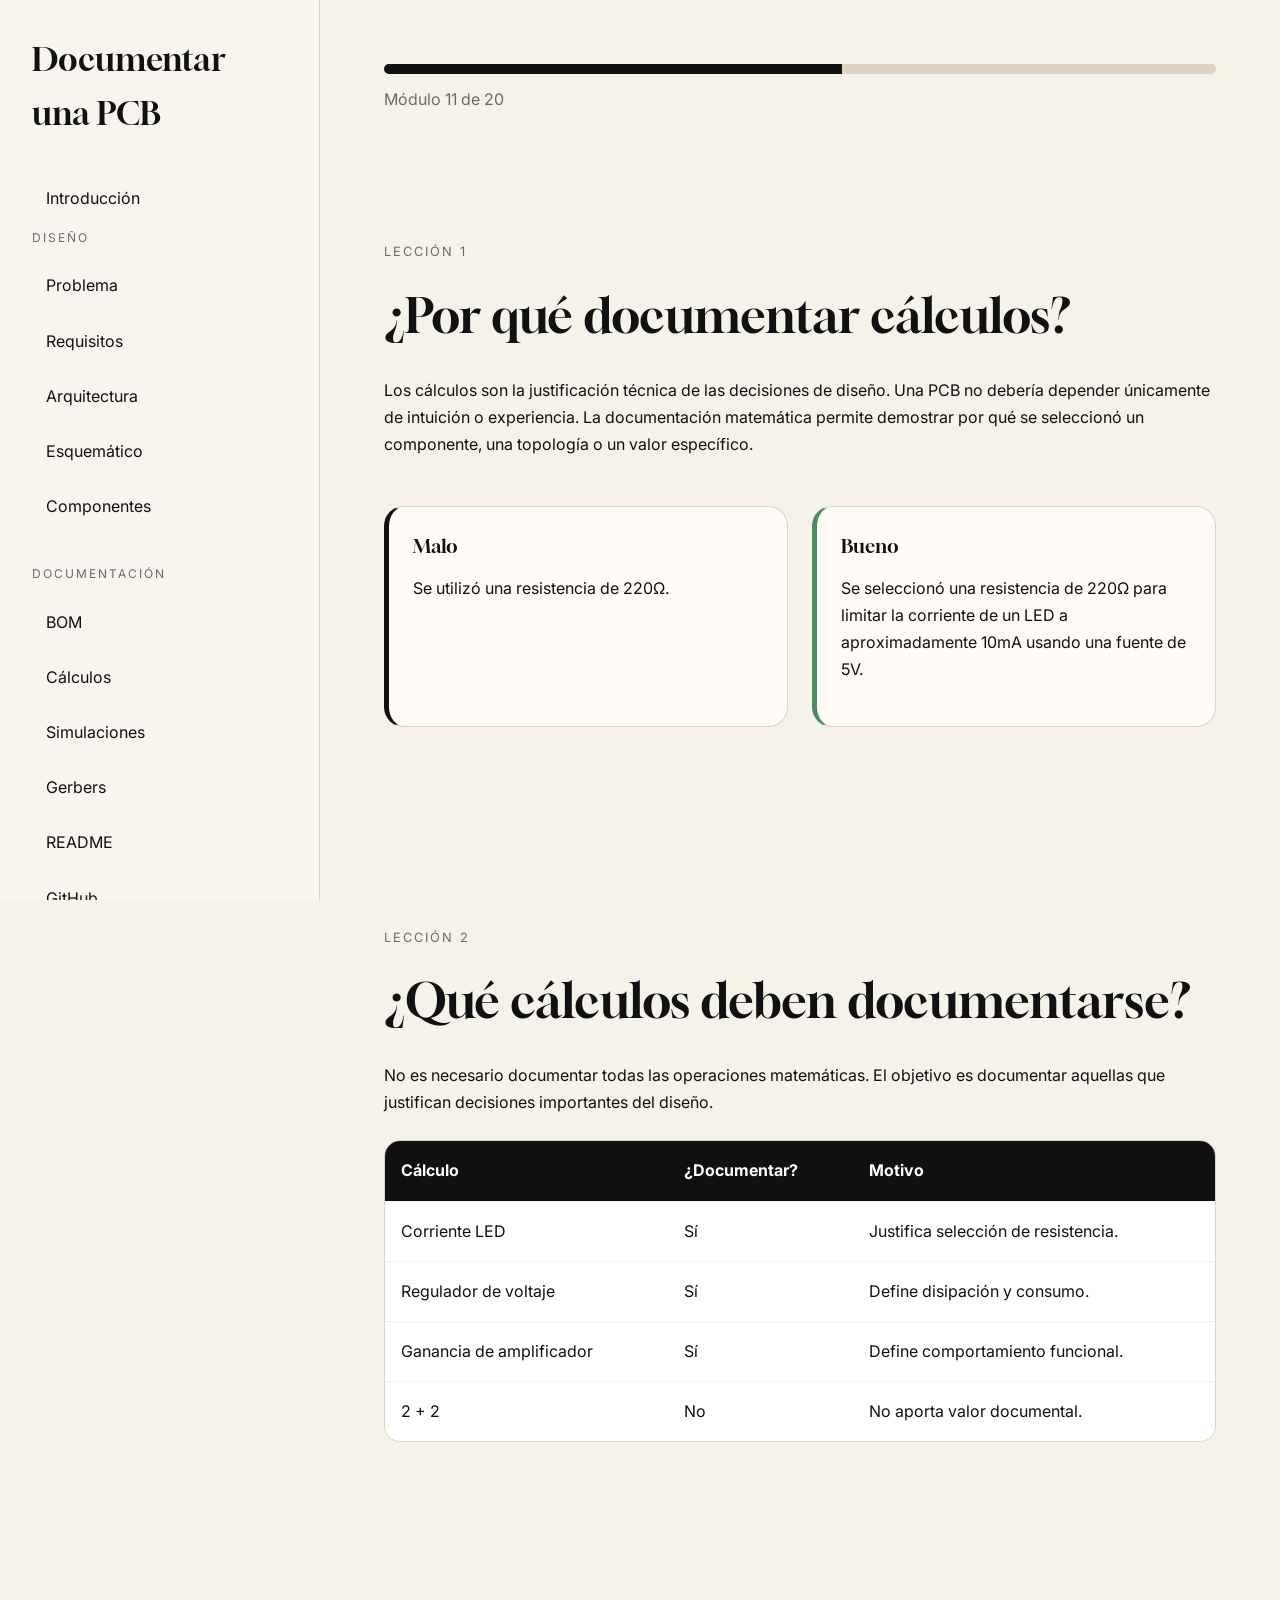
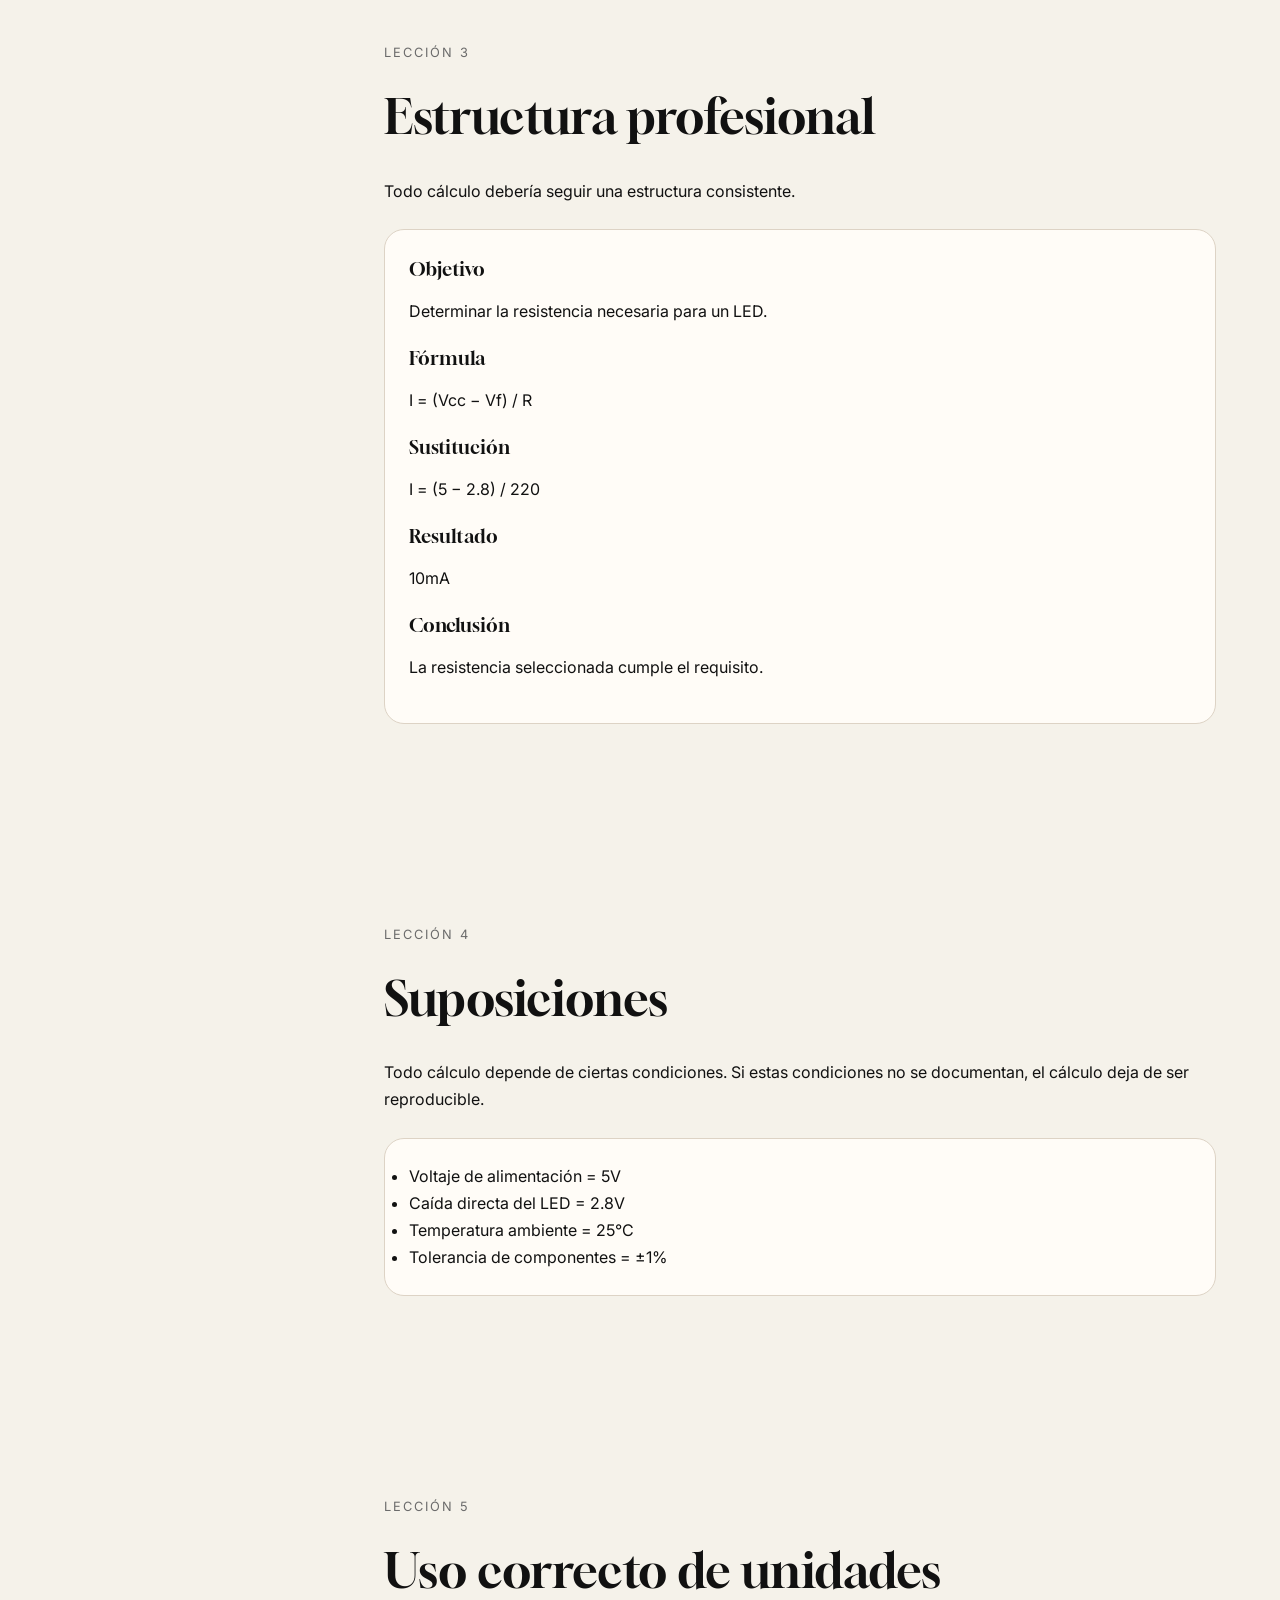
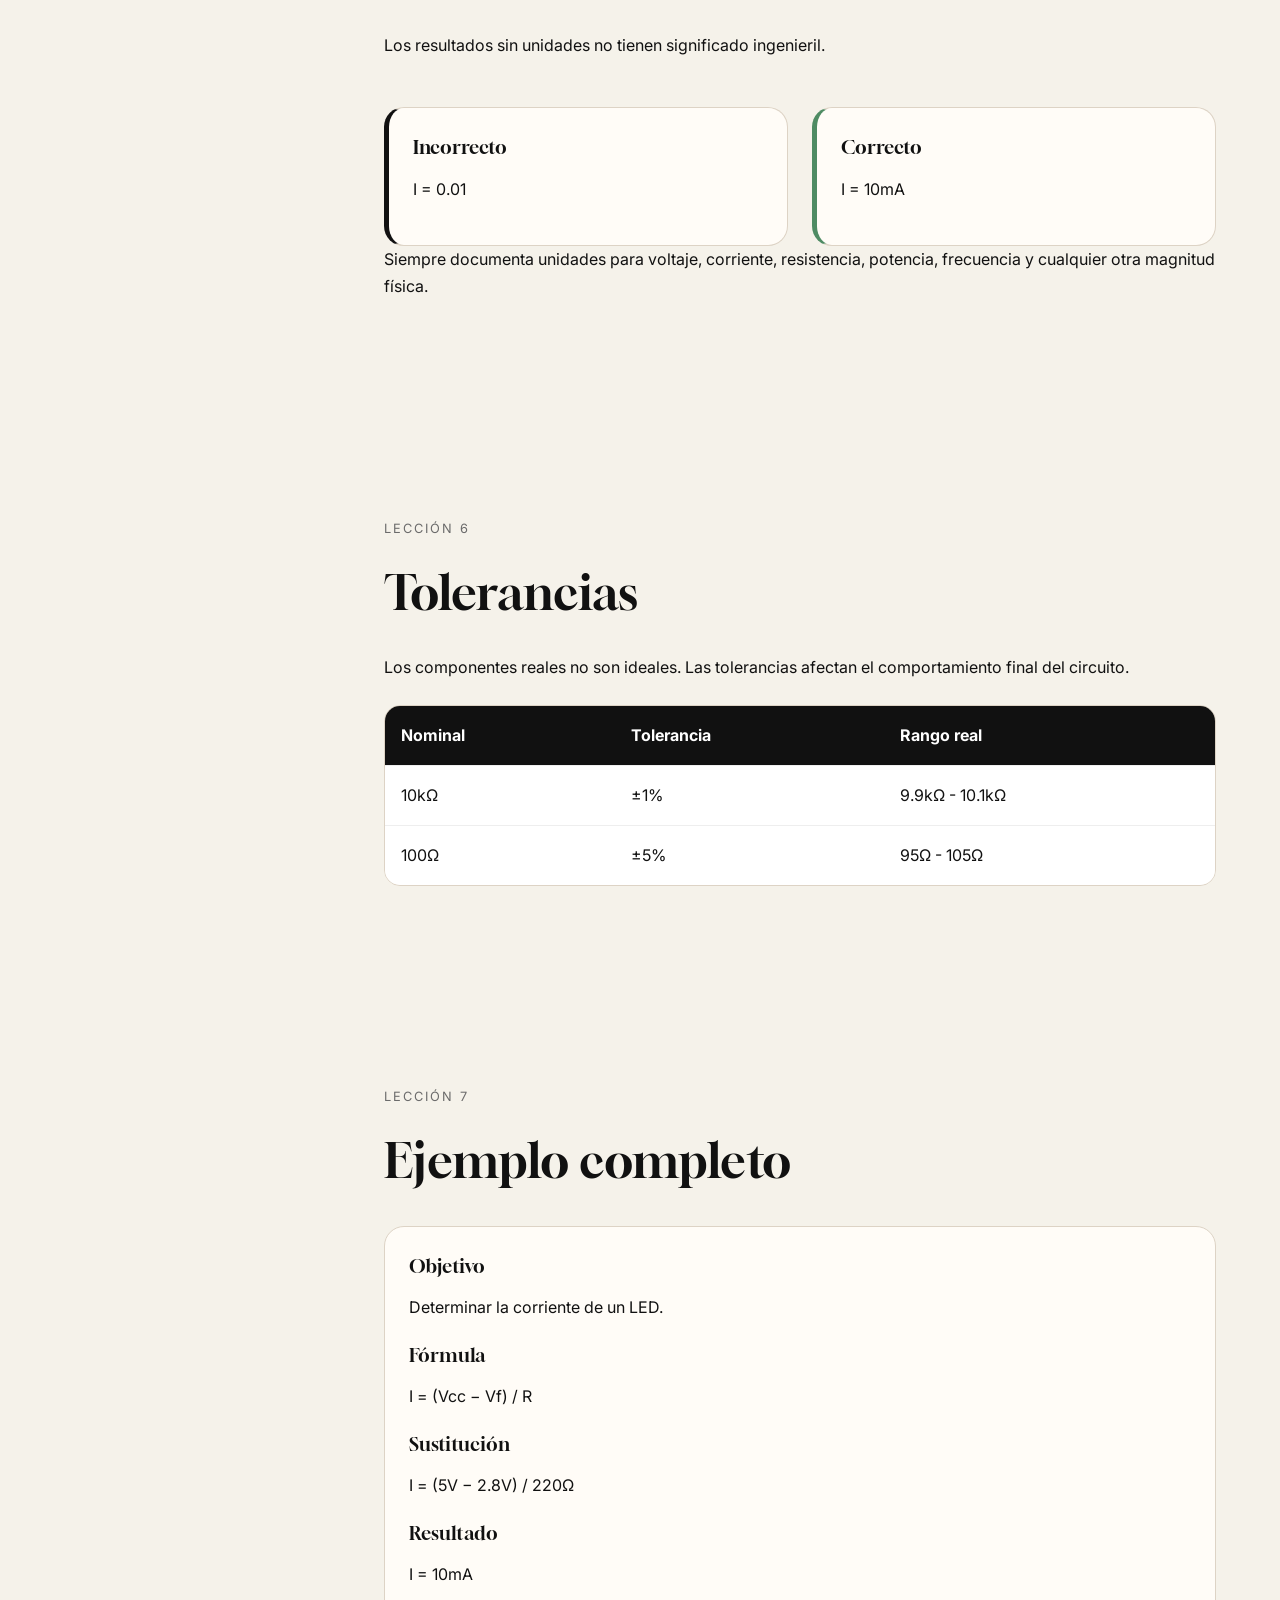
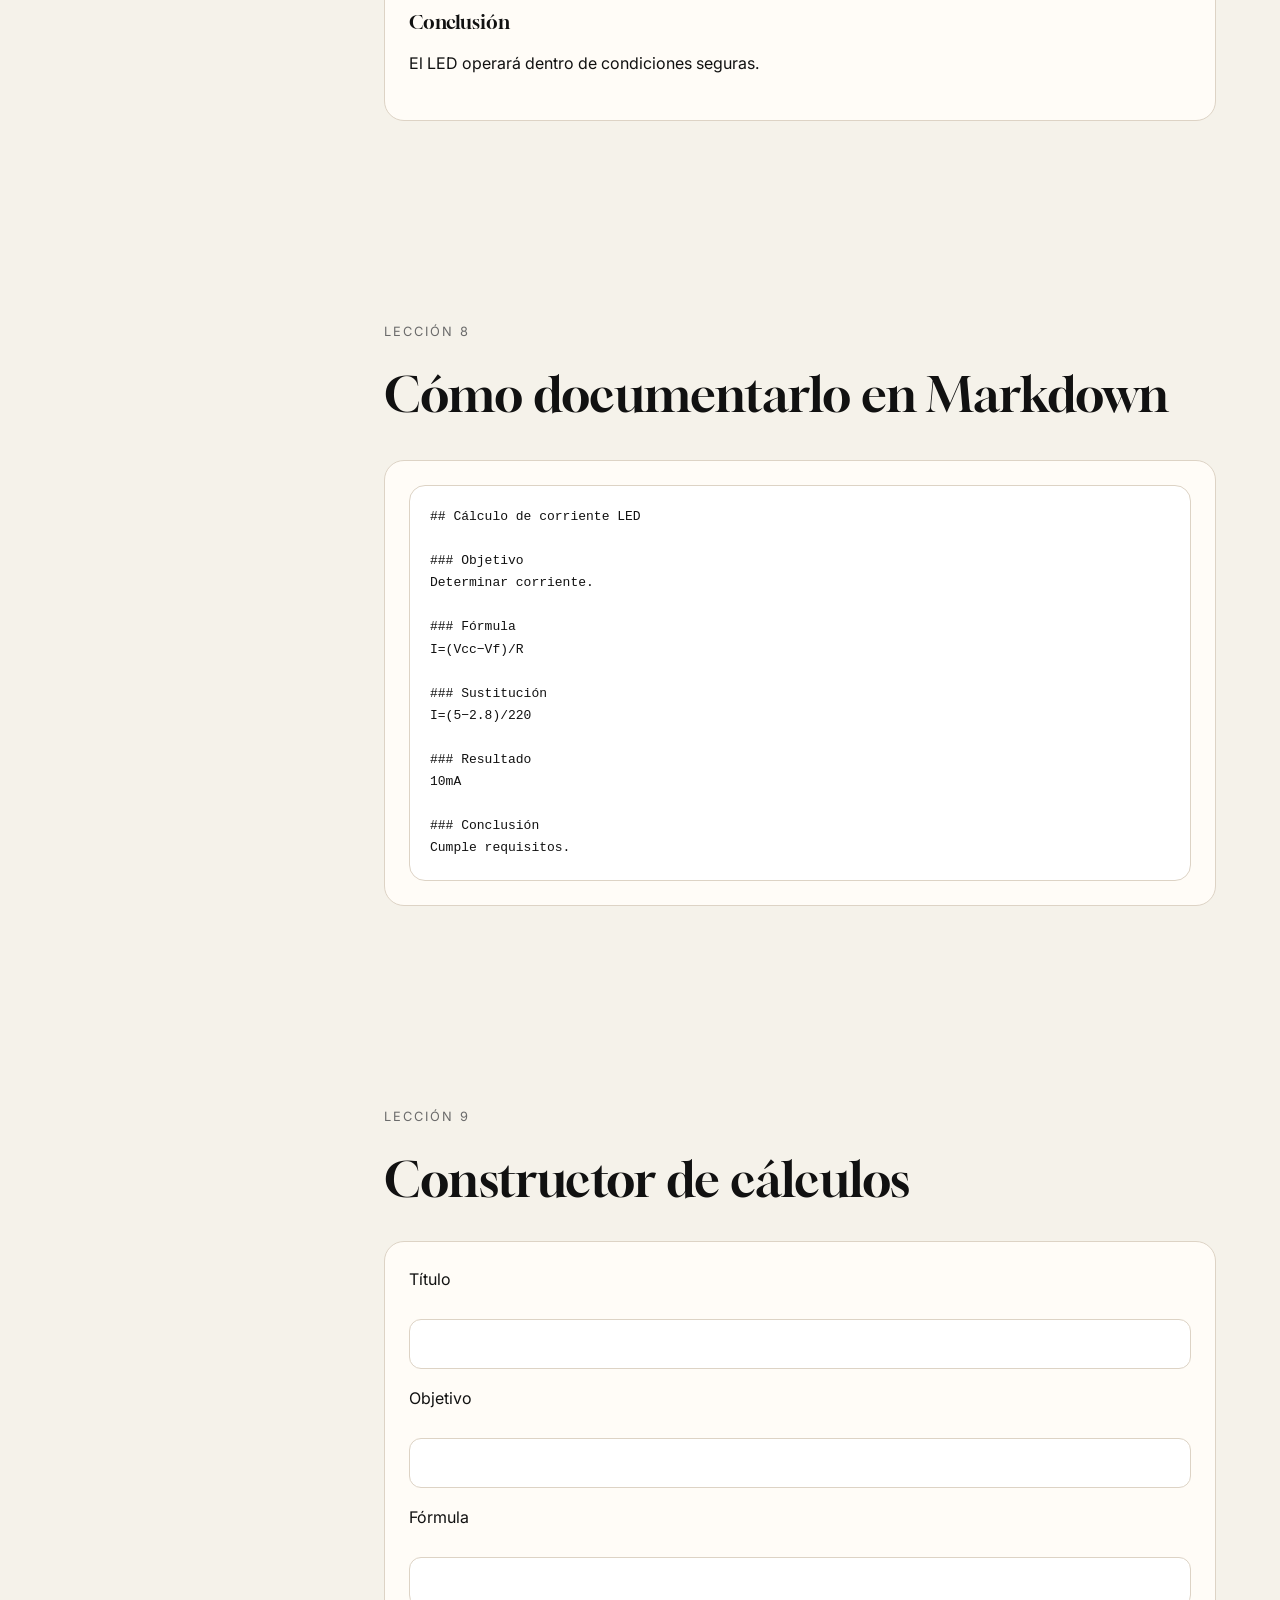
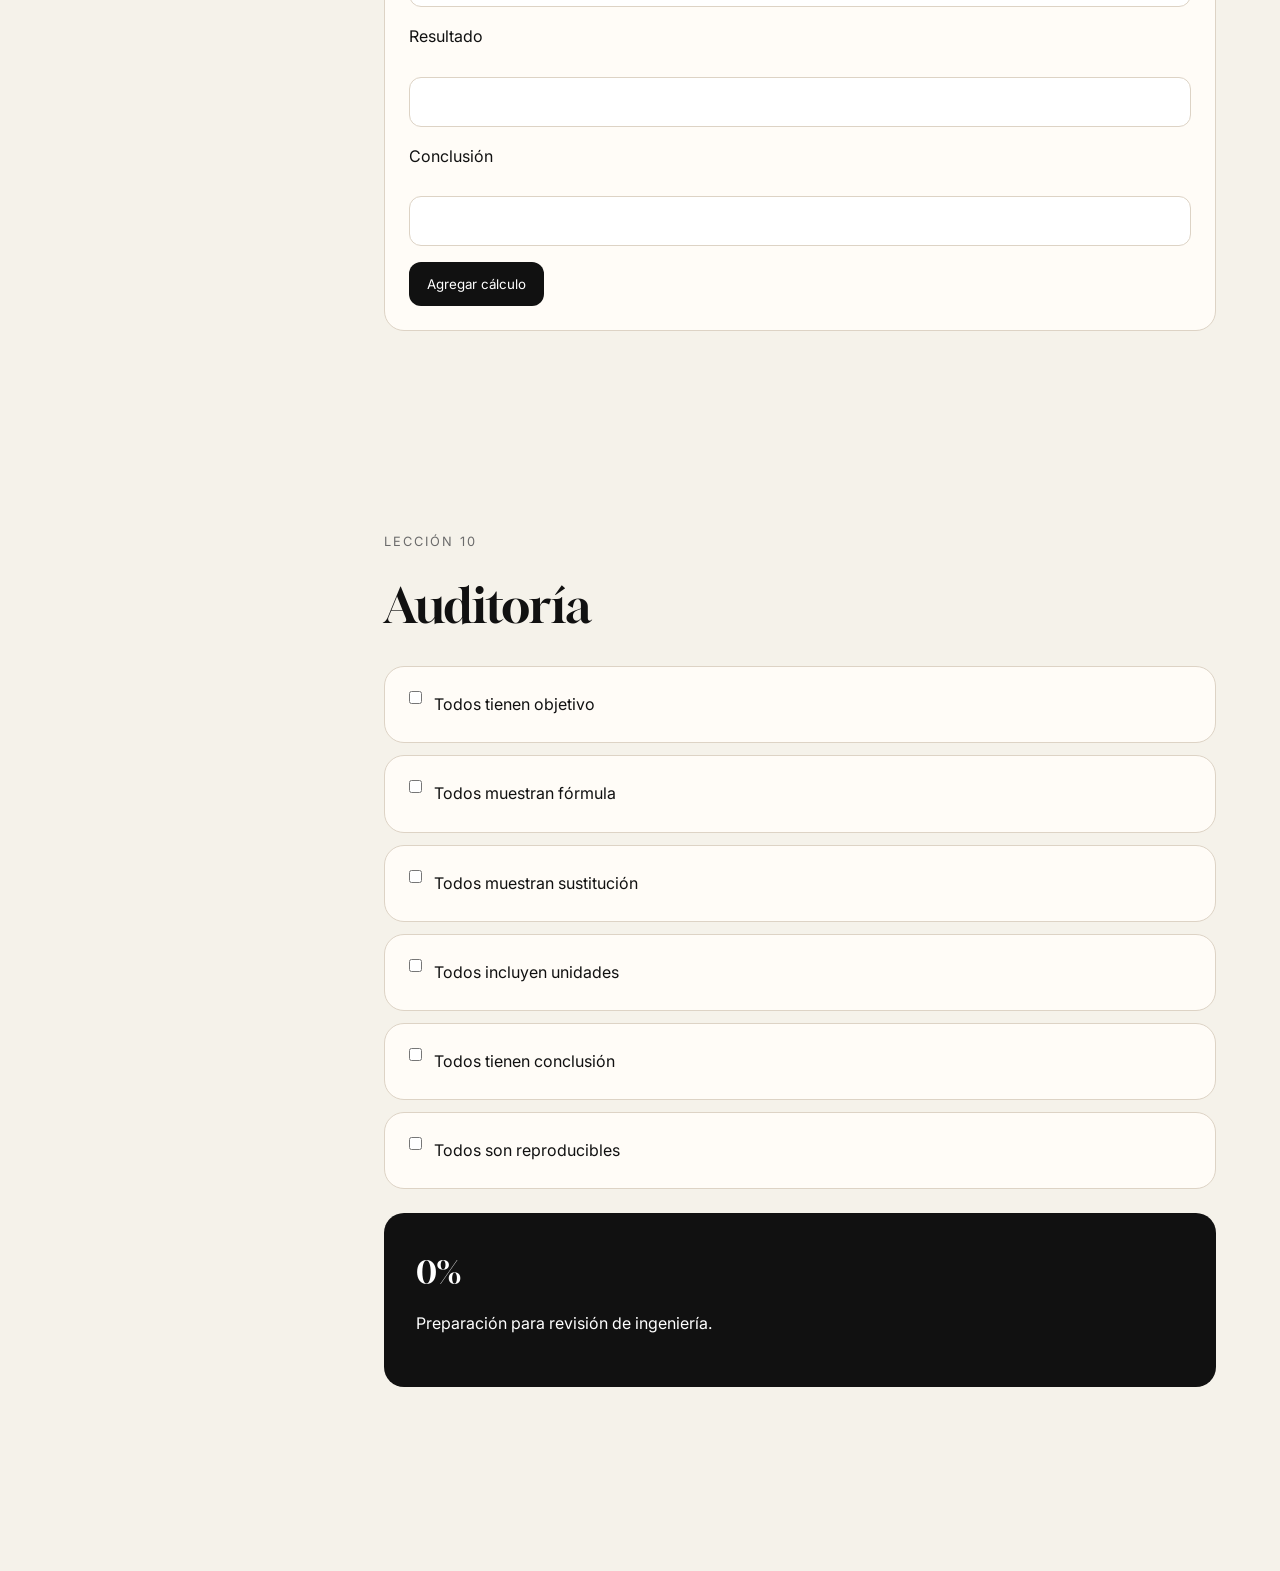
<file: calculos.html>
<!DOCTYPE html>
<html lang="es">
<head>
<meta charset="UTF-8">
<meta name="viewport" content="width=device-width, initial-scale=1.0">
<title>Cálculos | Documentar una PCB</title>
<link href="https://fonts.googleapis.com/css2?family=Gloock&family=Inter:wght@300;400;500;600&display=swap" rel="stylesheet">
<link rel="stylesheet" href="styles.css">
</head>
<body>

<div class="app-layout">

<aside class="sidebar">

	<div class="sidebar-title">
		Documentar una PCB
	</div>

	<a
	href="introduccion.html"
	class="sidebar-home">

		Introducción

	</a>

	<div class="sidebar-group">

		<div class="sidebar-label">
			DISEÑO
		</div>

		<a href="problema.html">
			Problema
		</a>

		<a href="requisitos_actualizado.html">
			Requisitos
		</a>

		<a href="arquitectura_actualizado.html">
			Arquitectura
		</a>

		<a href="esquematico.html">
			Esquemático
		</a>

		<a href="componentes_actualizado.html">
			Componentes
		</a>

	</div>

	<div class="sidebar-group">

		<div class="sidebar-label">
			DOCUMENTACIÓN
		</div>

		<a href="bom.html">
			BOM
		</a>

		<a href="calculos.html">
			Cálculos
		</a>

		<a href="simulaciones.html">
			Simulaciones
		</a>

		<a href="gerbers.html">
			Gerbers
		</a>

		<a href="readme.html">
			README
		</a>

		<a href="github.html">
			GitHub
		</a>

		<a href="consejos-finales.html">
			Consejos finales
		</a>

	</div>

</aside>

<main class="content">

<div class="course-progress">
<div class="course-progress-fill" style="width:55%"></div>
</div>
<p class="course-progress-text">Módulo 11 de 20</p>

<section>
<div class="container">
<div class="lesson-tag">Lección 1</div>
<h2>¿Por qué documentar cálculos?</h2>

<p>Los cálculos son la justificación técnica de las decisiones de diseño. Una PCB no debería depender únicamente de intuición o experiencia. La documentación matemática permite demostrar por qué se seleccionó un componente, una topología o un valor específico.</p>

<div class="grid-2">

<div class="card bad">
<h3>Malo</h3>
<p>Se utilizó una resistencia de 220Ω.</p>
</div>

<div class="card good">
<h3>Bueno</h3>
<p>Se seleccionó una resistencia de 220Ω para limitar la corriente de un LED a aproximadamente 10mA usando una fuente de 5V.</p>
</div>

</div>

</div>
</section>

<section>
<div class="container">
<div class="lesson-tag">Lección 2</div>
<h2>¿Qué cálculos deben documentarse?</h2>

<p>No es necesario documentar todas las operaciones matemáticas. El objetivo es documentar aquellas que justifican decisiones importantes del diseño.</p>

<table>
<tr><th>Cálculo</th><th>¿Documentar?</th><th>Motivo</th></tr>
<tr><td>Corriente LED</td><td>Sí</td><td>Justifica selección de resistencia.</td></tr>
<tr><td>Regulador de voltaje</td><td>Sí</td><td>Define disipación y consumo.</td></tr>
<tr><td>Ganancia de amplificador</td><td>Sí</td><td>Define comportamiento funcional.</td></tr>
<tr><td>2 + 2</td><td>No</td><td>No aporta valor documental.</td></tr>
</table>

</div>
</section>

<section>
<div class="container">
<div class="lesson-tag">Lección 3</div>
<h2>Estructura profesional</h2>

<p>Todo cálculo debería seguir una estructura consistente.</p>

<div class="card">
<h3>Objetivo</h3>
<p>Determinar la resistencia necesaria para un LED.</p>

<h3>Fórmula</h3>
<p>I = (Vcc − Vf) / R</p>

<h3>Sustitución</h3>
<p>I = (5 − 2.8) / 220</p>

<h3>Resultado</h3>
<p>10mA</p>

<h3>Conclusión</h3>
<p>La resistencia seleccionada cumple el requisito.</p>
</div>

</div>
</section>

<section>
<div class="container">
<div class="lesson-tag">Lección 4</div>
<h2>Suposiciones</h2>

<p>Todo cálculo depende de ciertas condiciones. Si estas condiciones no se documentan, el cálculo deja de ser reproducible.</p>

<div class="card">
<ul>
<li>Voltaje de alimentación = 5V</li>
<li>Caída directa del LED = 2.8V</li>
<li>Temperatura ambiente = 25°C</li>
<li>Tolerancia de componentes = ±1%</li>
</ul>
</div>

</div>
</section>

<section>
<div class="container">
<div class="lesson-tag">Lección 5</div>
<h2>Uso correcto de unidades</h2>

<p>Los resultados sin unidades no tienen significado ingenieril.</p>

<div class="grid-2">

<div class="card bad">
<h3>Incorrecto</h3>
<p>I = 0.01</p>
</div>

<div class="card good">
<h3>Correcto</h3>
<p>I = 10mA</p>
</div>

</div>

<p>Siempre documenta unidades para voltaje, corriente, resistencia, potencia, frecuencia y cualquier otra magnitud física.</p>

</div>
</section>

<section>
<div class="container">
<div class="lesson-tag">Lección 6</div>
<h2>Tolerancias</h2>

<p>Los componentes reales no son ideales. Las tolerancias afectan el comportamiento final del circuito.</p>

<table>
<tr><th>Nominal</th><th>Tolerancia</th><th>Rango real</th></tr>
<tr><td>10kΩ</td><td>±1%</td><td>9.9kΩ - 10.1kΩ</td></tr>
<tr><td>100Ω</td><td>±5%</td><td>95Ω - 105Ω</td></tr>
</table>

</div>
</section>

<section>
<div class="container">
<div class="lesson-tag">Lección 7</div>
<h2>Ejemplo completo</h2>

<div class="card">

<h3>Objetivo</h3>
<p>Determinar la corriente de un LED.</p>

<h3>Fórmula</h3>
<p>I = (Vcc − Vf) / R</p>

<h3>Sustitución</h3>
<p>I = (5V − 2.8V) / 220Ω</p>

<h3>Resultado</h3>
<p>I = 10mA</p>

<h3>Conclusión</h3>
<p>El LED operará dentro de condiciones seguras.</p>

</div>

</div>
</section>

<section>
<div class="container">
<div class="lesson-tag">Lección 8</div>
<h2>Cómo documentarlo en Markdown</h2>

<div class="card">
<pre>
## Cálculo de corriente LED

### Objetivo
Determinar corriente.

### Fórmula
I=(Vcc−Vf)/R

### Sustitución
I=(5−2.8)/220

### Resultado
10mA

### Conclusión
Cumple requisitos.
</pre>
</div>

</div>
</section>

<section>
<div class="container">
<div class="lesson-tag">Lección 9</div>
<h2>Constructor de cálculos</h2>

<div class="question">

<p>Título</p>
<input id="titulo">

<p>Objetivo</p>
<input id="objetivo">

<p>Fórmula</p>
<input id="formula">

<p>Resultado</p>
<input id="resultado">

<p>Conclusión</p>
<input id="conclusion">

<button onclick="addCalc()">Agregar cálculo</button>

</div>

<div id="calc-output"></div>

</div>
</section>

<section>
<div class="container">
<div class="lesson-tag">Lección 10</div>
<h2>Auditoría</h2>

<div class="checklist">

<div class="audit-item"><label><input type="checkbox" class="audit"> Todos tienen objetivo</label></div>
<div class="audit-item"><label><input type="checkbox" class="audit"> Todos muestran fórmula</label></div>
<div class="audit-item"><label><input type="checkbox" class="audit"> Todos muestran sustitución</label></div>
<div class="audit-item"><label><input type="checkbox" class="audit"> Todos incluyen unidades</label></div>
<div class="audit-item"><label><input type="checkbox" class="audit"> Todos tienen conclusión</label></div>
<div class="audit-item"><label><input type="checkbox" class="audit"> Todos son reproducibles</label></div>

</div>

<div class="result">
<h3 id="audit-score">0%</h3>
<p>Preparación para revisión de ingeniería.</p>
</div>

</div>
</section>

<script>

function addCalc(){

const output=document.getElementById("calc-output");

output.innerHTML += `
<div class="card">
<h3>${document.getElementById("titulo").value}</h3>
<p><strong>Objetivo:</strong> ${document.getElementById("objetivo").value}</p>
<p><strong>Fórmula:</strong> ${document.getElementById("formula").value}</p>
<p><strong>Resultado:</strong> ${document.getElementById("resultado").value}</p>
<p><strong>Conclusión:</strong> ${document.getElementById("conclusion").value}</p>
</div>
`;

}

const audit=document.querySelectorAll('.audit');

function updateAudit(){

const total=audit.length;

const checked=[...audit].filter(x=>x.checked).length;

document.getElementById('audit-score').innerText=
Math.round((checked/total)*100)+'%';

}

audit.forEach(a=>a.addEventListener('change',updateAudit));

</script>

</main>
</div>

</body>
</html>
</file>
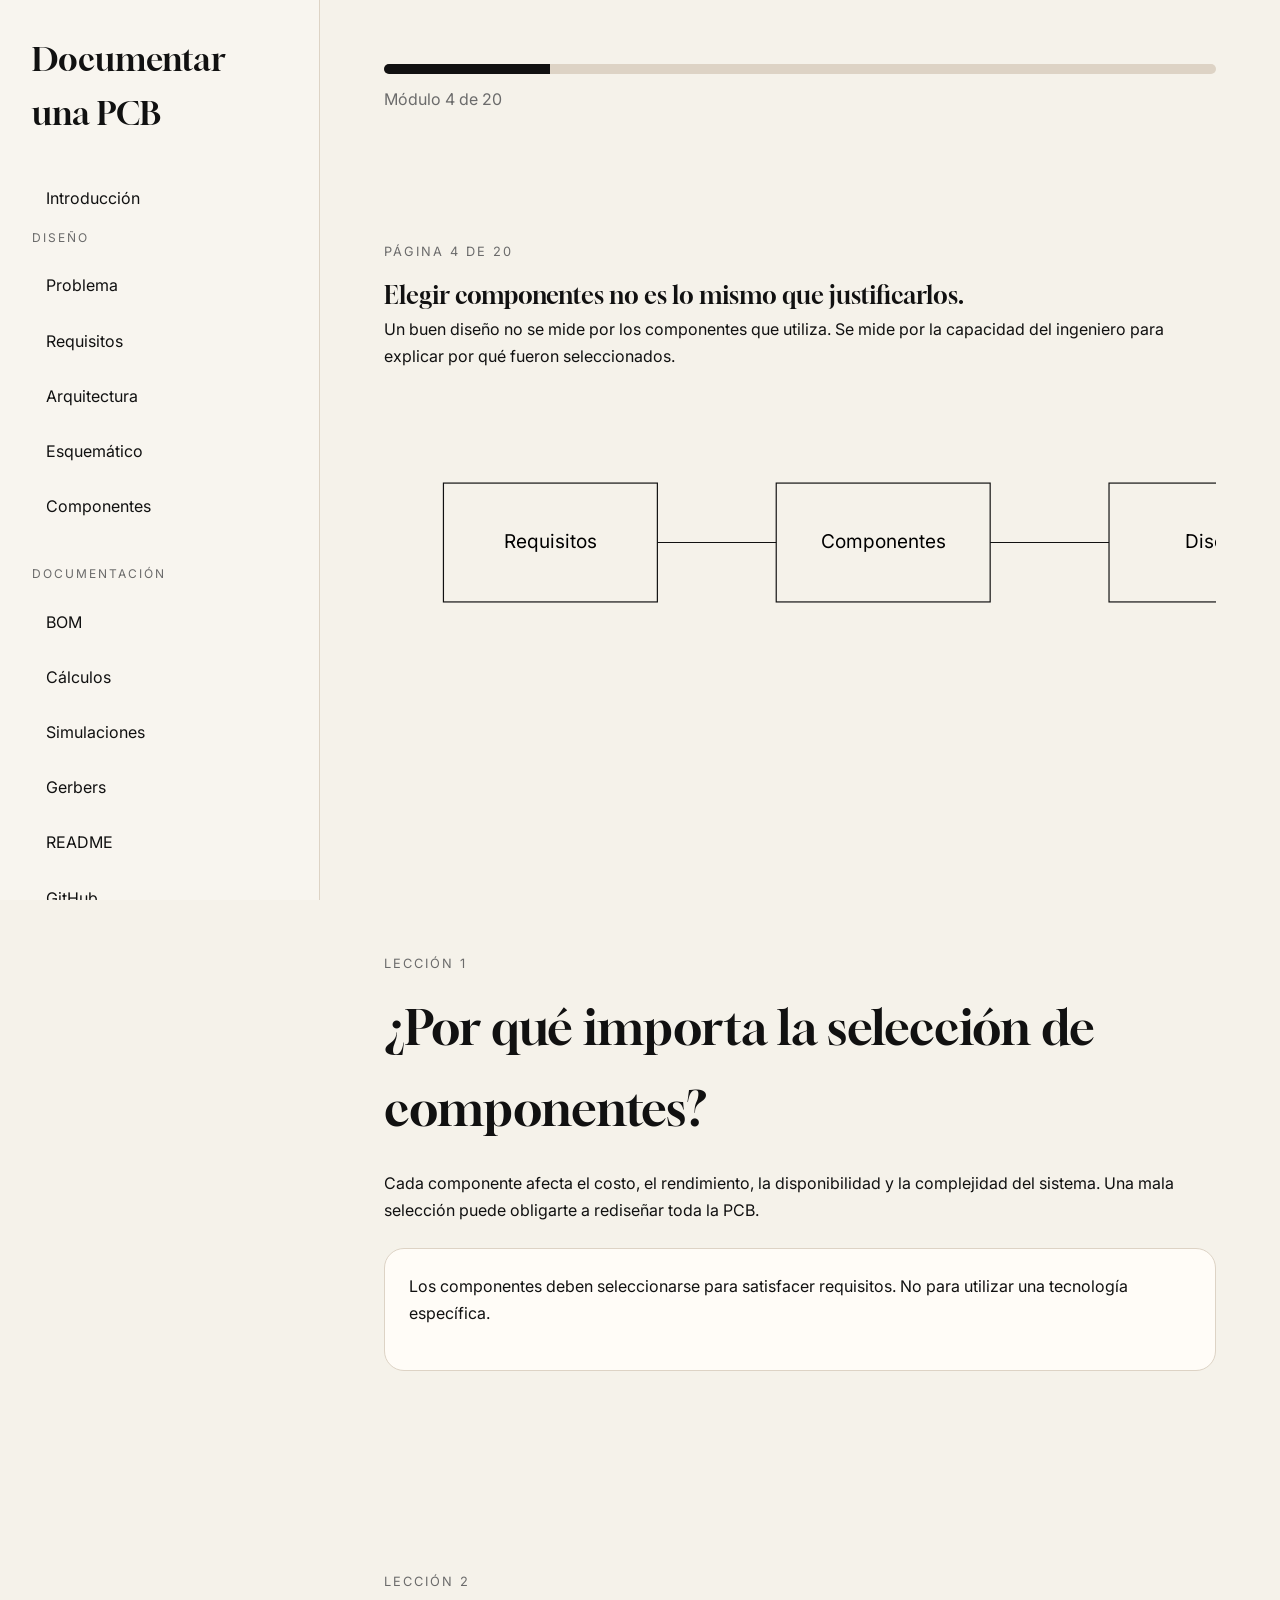
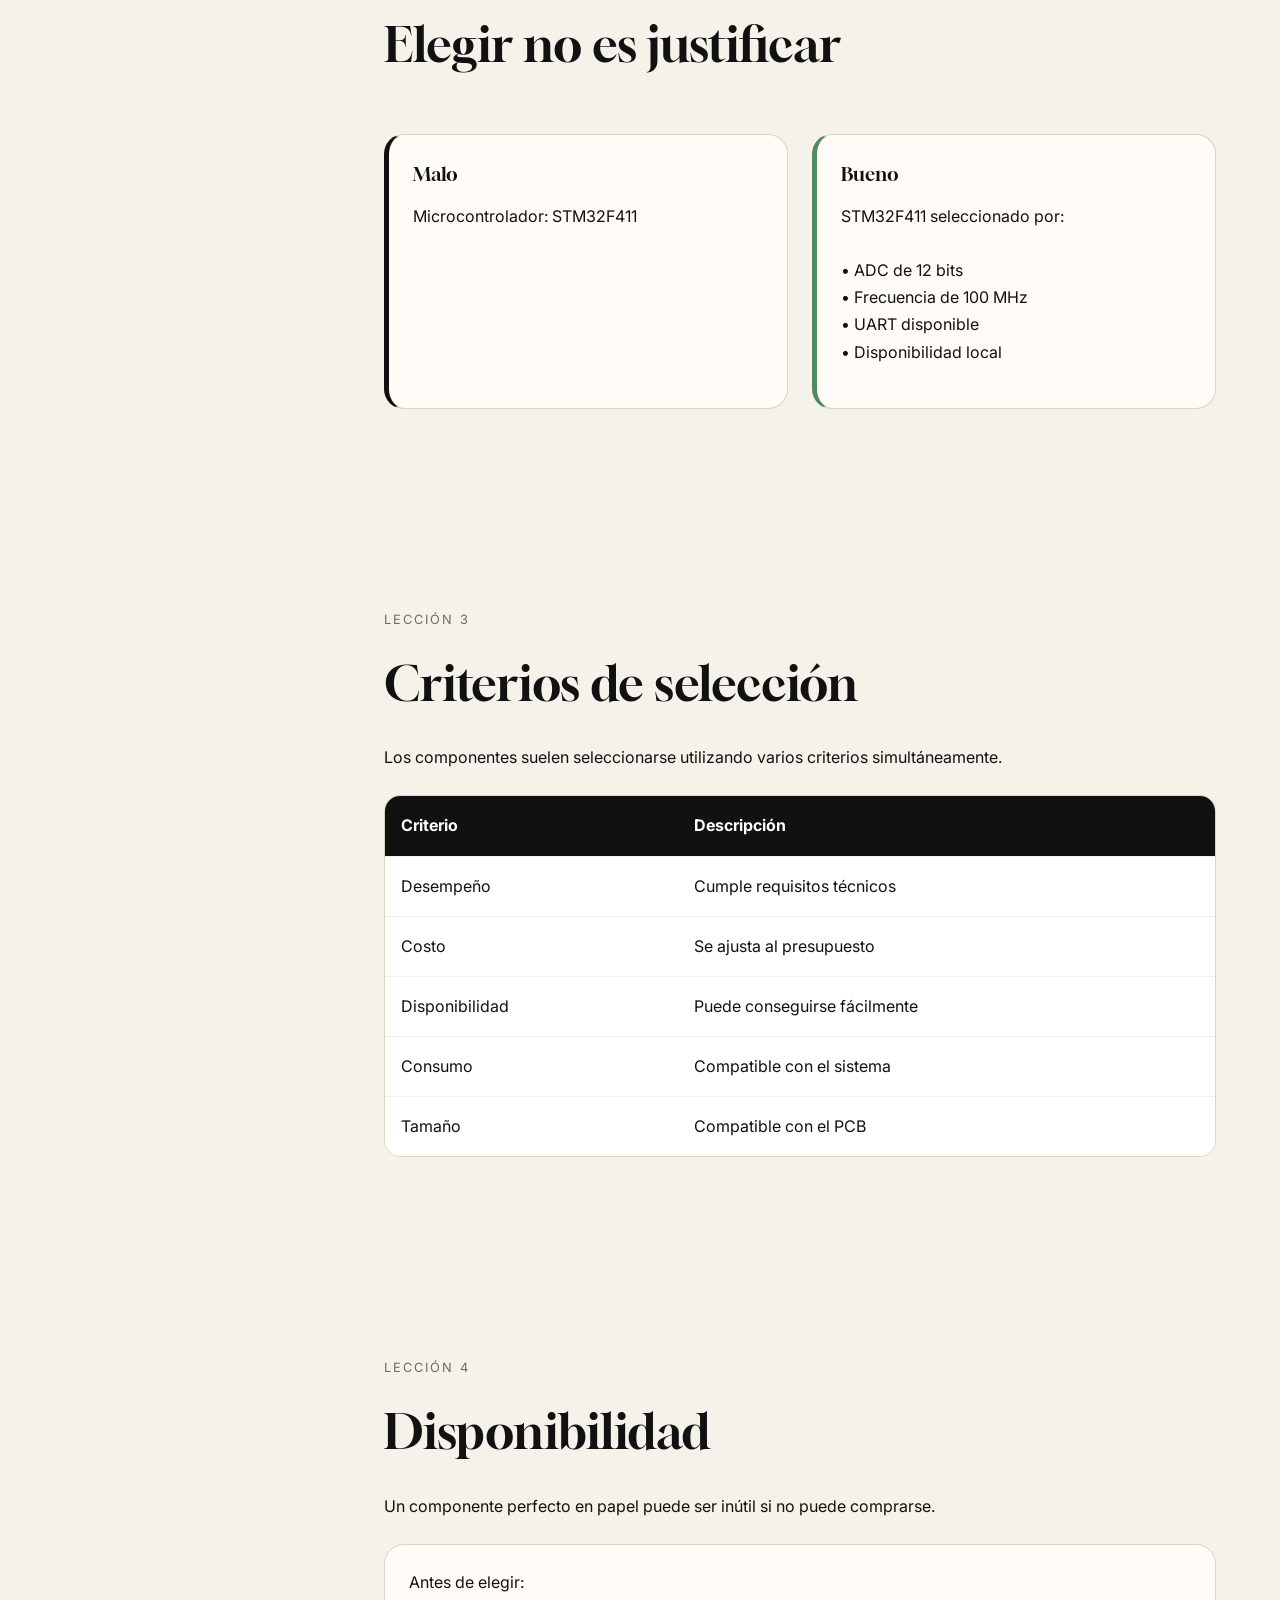
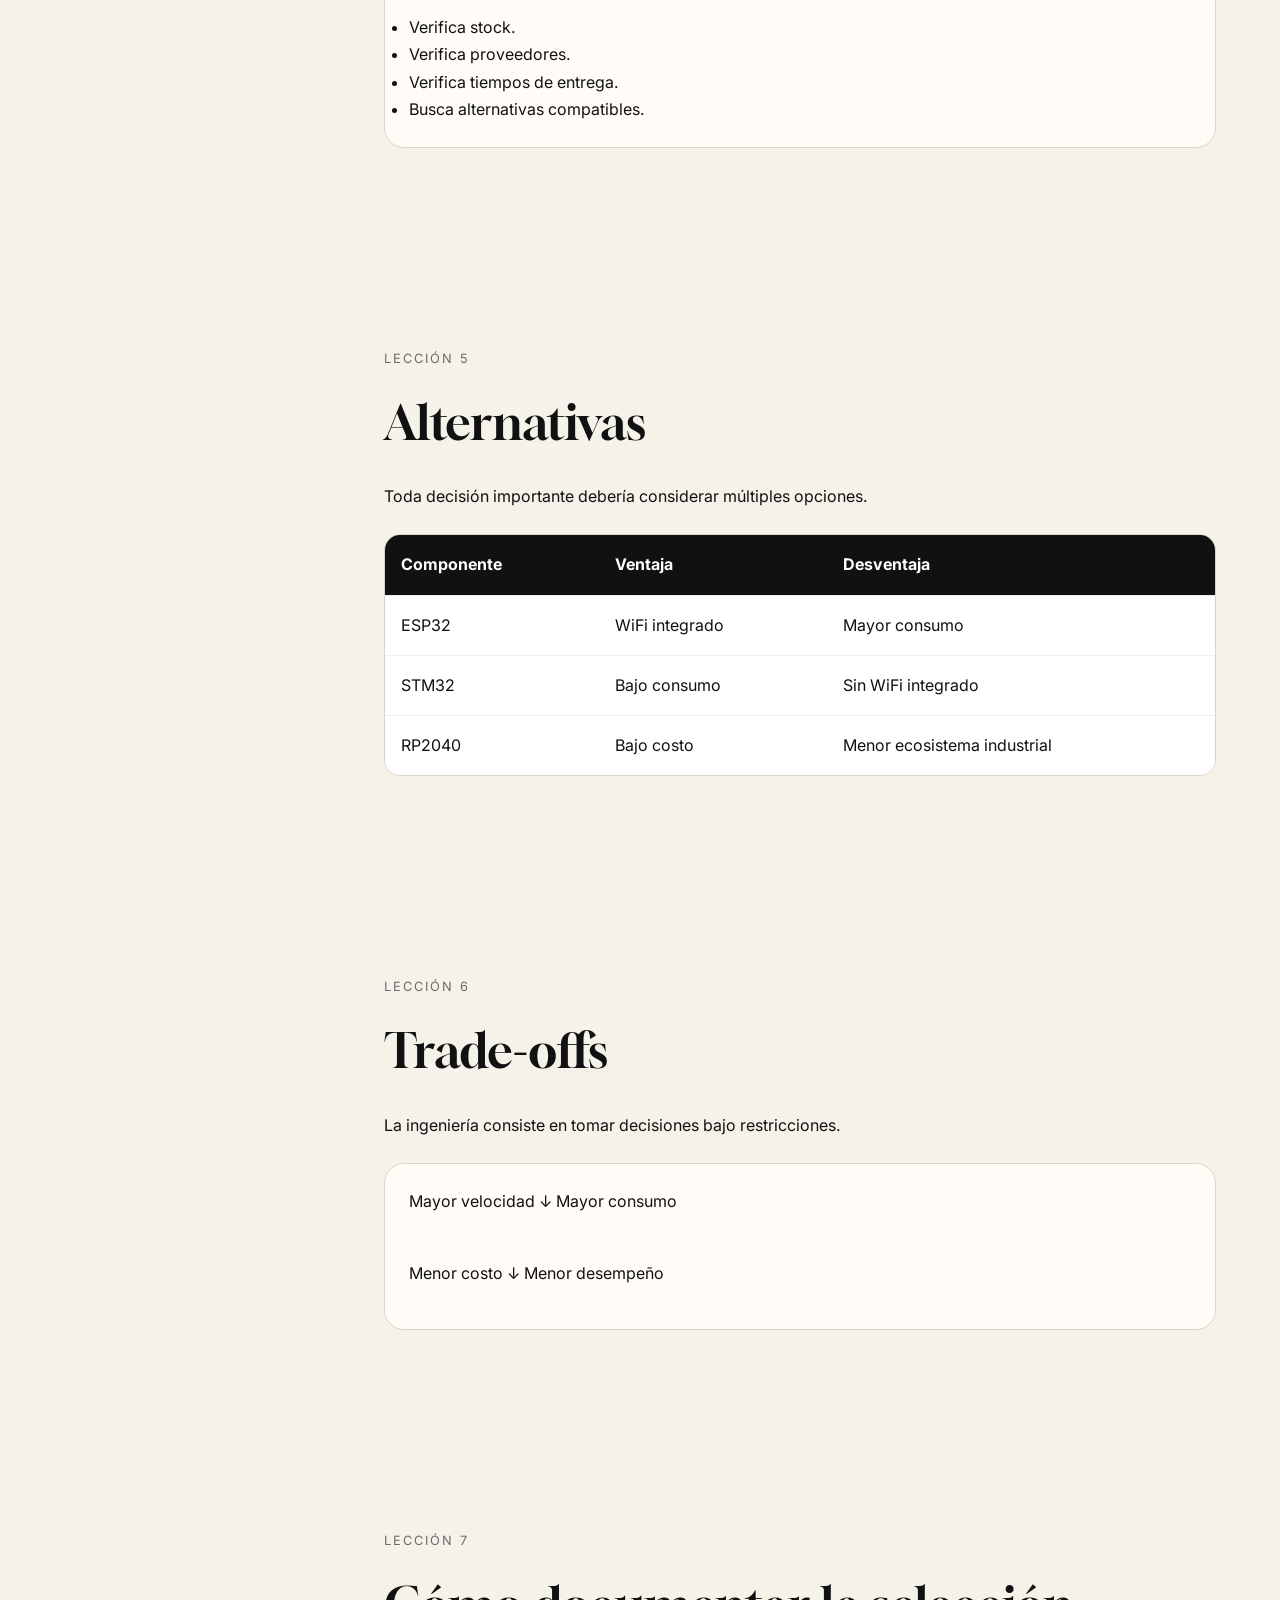
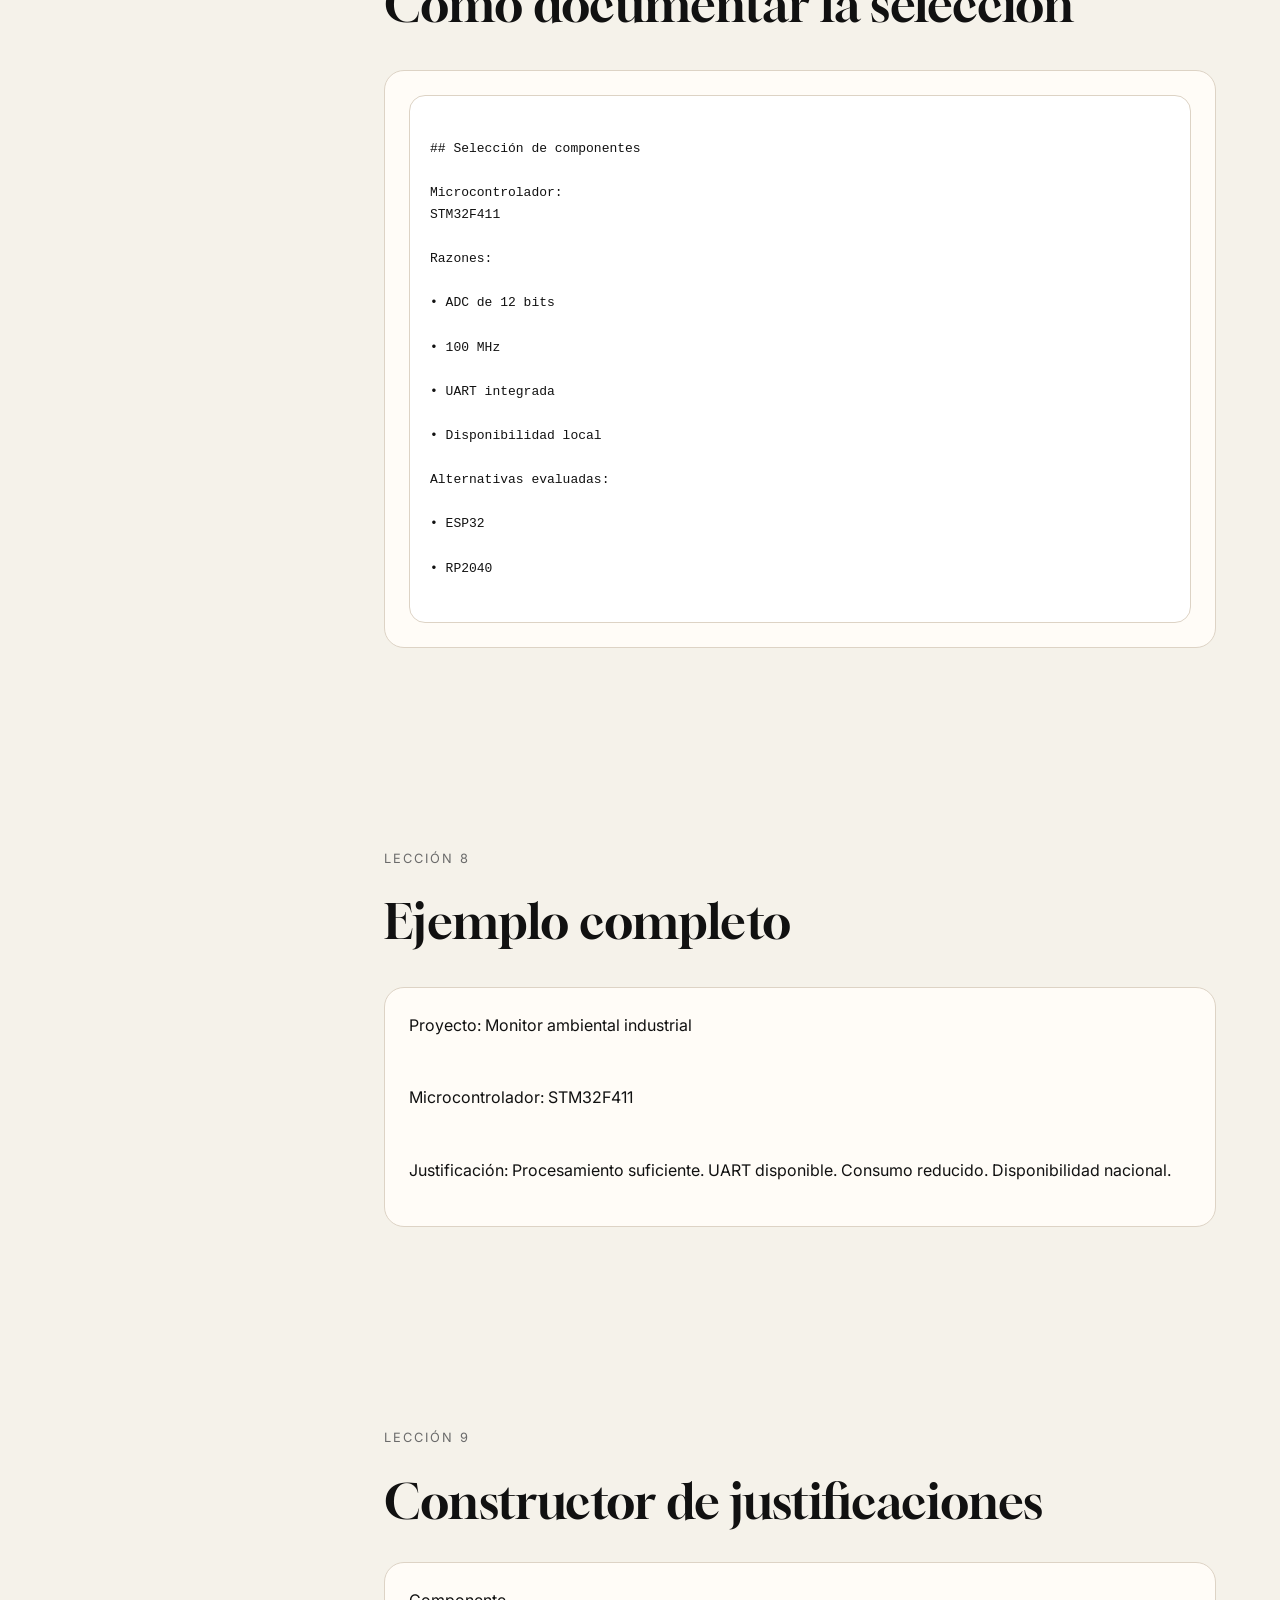
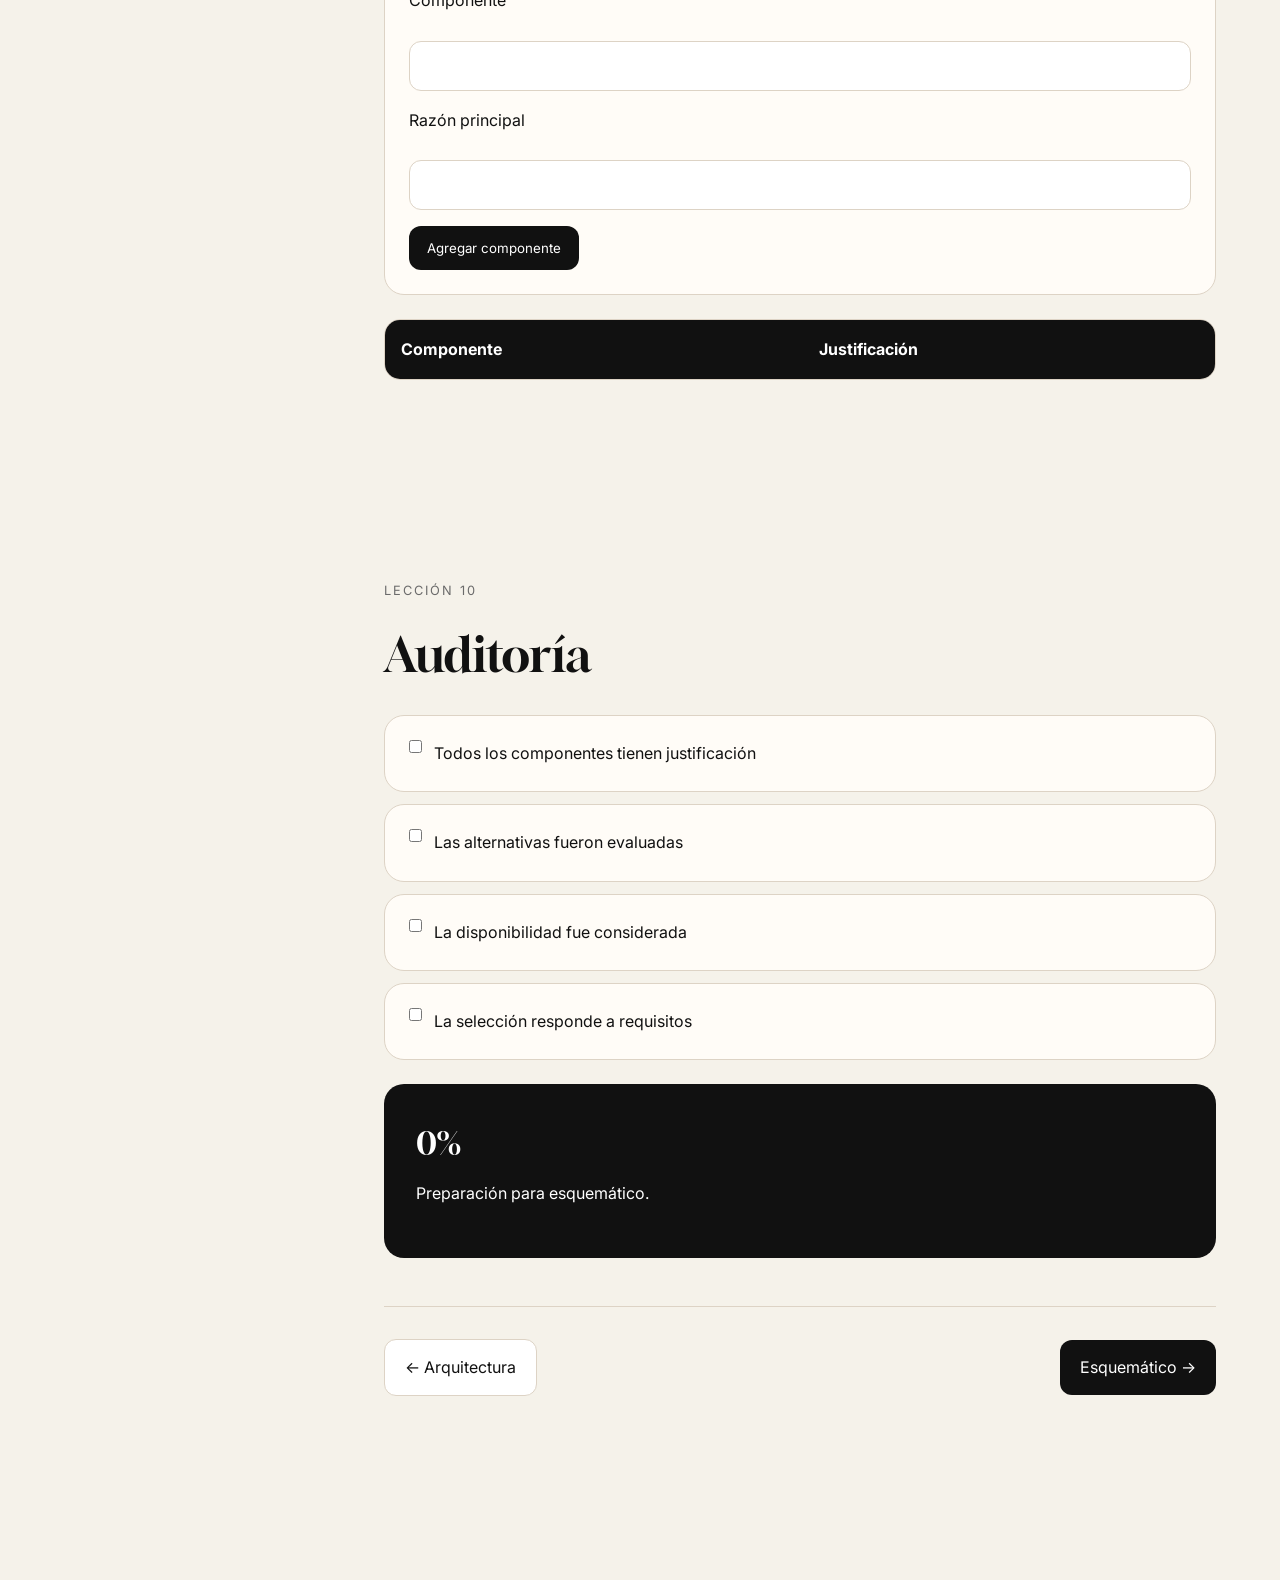
<file: componentes_actualizado.html>
<!DOCTYPE html>
<html lang="es">
<head>
<meta charset="UTF-8">
<meta name="viewport" content="width=device-width, initial-scale=1.0">
<title>Componentes | Documentar una PCB</title>
<link href="https://fonts.googleapis.com/css2?family=Gloock&family=Inter:wght@300;400;500;600&display=swap" rel="stylesheet">
<link rel="stylesheet" href="styles.css">
</head>
<body>
<div class="app-layout">
<aside class="sidebar">

	<div class="sidebar-title">
		Documentar una PCB
	</div>

	<a
	href="introduccion.html"
	class="sidebar-home">

		Introducción

	</a>

	<div class="sidebar-group">

		<div class="sidebar-label">
			DISEÑO
		</div>

		<a href="problema.html">
			Problema
		</a>

		<a href="requisitos_actualizado.html">
			Requisitos
		</a>

		<a href="arquitectura_actualizado.html">
			Arquitectura
		</a>

		<a href="esquematico.html">
			Esquemático
		</a>

		<a href="componentes_actualizado.html">
			Componentes
		</a>

	</div>

	<div class="sidebar-group">

		<div class="sidebar-label">
			DOCUMENTACIÓN
		</div>

		<a href="bom.html">
			BOM
		</a>

		<a href="calculos.html">
			Cálculos
		</a>

		<a href="simulaciones.html">
			Simulaciones
		</a>

		<a href="gerbers.html">
			Gerbers
		</a>

		<a href="readme.html">
			README
		</a>

		<a href="github.html">
			GitHub
		</a>

		<a href="consejos-finales.html">
			Consejos finales
		</a>

	</div>

</aside>

<main class="content">
<div class="course-progress"><div class="course-progress-fill" style="width:20%;"></div></div>
<p class="course-progress-text">Módulo 4 de 20</p>
<section>

    <div class="container hero">

        <div>

            <div class="lesson-tag">
                Página 4 de 20
            </div>

            <h1 class="hero-title">
                Elegir componentes no es lo mismo que justificarlos.
            </h1>

            <p class="hero-subtitle">

                Un buen diseño no se mide por los componentes que utiliza.

                Se mide por la capacidad del ingeniero para explicar por qué fueron seleccionados.

            </p>

        </div>

        <div>

            <svg viewBox="0 0 700 300">

                <rect x="50" y="80" width="180" height="100" fill="none" stroke="#111"/>

                <text x="140" y="135" text-anchor="middle">
                    Requisitos
                </text>

                <line x1="230" y1="130" x2="330" y2="130" stroke="#111"/>

                <rect x="330" y="80" width="180" height="100" fill="none" stroke="#111"/>

                <text x="420" y="135" text-anchor="middle">
                    Componentes
                </text>

                <line x1="510" y1="130" x2="610" y2="130" stroke="#111"/>

                <rect x="610" y="80" width="180" height="100" fill="none" stroke="#111"/>

                <text x="700" y="135" text-anchor="middle">
                    Diseño
                </text>

            </svg>

        </div>

    </div>

</section>

<section>

<div class="container">

<div class="lesson-tag">
Lección 1
</div>

<h2>
¿Por qué importa la selección de componentes?
</h2>

<p>

Cada componente afecta el costo, el rendimiento, la disponibilidad y la complejidad del sistema.

Una mala selección puede obligarte a rediseñar toda la PCB.

</p>

<div class="card">

<p>

Los componentes deben seleccionarse para satisfacer requisitos.

No para utilizar una tecnología específica.

</p>

</div>

</div>

</section>

<section>

<div class="container">

<div class="lesson-tag">
Lección 2
</div>

<h2>
Elegir no es justificar
</h2>

<div class="grid-2">

<div class="card bad">

<h3>Malo</h3>

<p>

Microcontrolador:
STM32F411

</p>

</div>

<div class="card good">

<h3>Bueno</h3>

<p>

STM32F411 seleccionado por:

<br><br>

• ADC de 12 bits

<br>

• Frecuencia de 100 MHz

<br>

• UART disponible

<br>

• Disponibilidad local

</p>

</div>

</div>

</div>

</section>

<section>

<div class="container">

<div class="lesson-tag">
Lección 3
</div>

<h2>
Criterios de selección
</h2>

<p>

Los componentes suelen seleccionarse utilizando varios criterios simultáneamente.

</p>

<table>

<tr>
<th>Criterio</th>
<th>Descripción</th>
</tr>

<tr>
<td>Desempeño</td>
<td>Cumple requisitos técnicos</td>
</tr>

<tr>
<td>Costo</td>
<td>Se ajusta al presupuesto</td>
</tr>

<tr>
<td>Disponibilidad</td>
<td>Puede conseguirse fácilmente</td>
</tr>

<tr>
<td>Consumo</td>
<td>Compatible con el sistema</td>
</tr>

<tr>
<td>Tamaño</td>
<td>Compatible con el PCB</td>
</tr>

</table>

</div>

</section>

<section>

<div class="container">

<div class="lesson-tag">
Lección 4
</div>

<h2>
Disponibilidad
</h2>

<p>

Un componente perfecto en papel puede ser inútil si no puede comprarse.

</p>

<div class="card">

<p>

Antes de elegir:

</p>

<ul>

<li>Verifica stock.</li>

<li>Verifica proveedores.</li>

<li>Verifica tiempos de entrega.</li>

<li>Busca alternativas compatibles.</li>

</ul>

</div>

</div>

</section>

<section>

<div class="container">

<div class="lesson-tag">
Lección 5
</div>

<h2>
Alternativas
</h2>

<p>

Toda decisión importante debería considerar múltiples opciones.

</p>

<table>

<tr>
<th>Componente</th>
<th>Ventaja</th>
<th>Desventaja</th>
</tr>

<tr>
<td>ESP32</td>
<td>WiFi integrado</td>
<td>Mayor consumo</td>
</tr>

<tr>
<td>STM32</td>
<td>Bajo consumo</td>
<td>Sin WiFi integrado</td>
</tr>

<tr>
<td>RP2040</td>
<td>Bajo costo</td>
<td>Menor ecosistema industrial</td>
</tr>

</table>

</div>

</section>

<section>

<div class="container">

<div class="lesson-tag">
Lección 6
</div>

<h2>
Trade-offs
</h2>

<p>

La ingeniería consiste en tomar decisiones bajo restricciones.

</p>

<div class="card">

<p>

Mayor velocidad

↓

Mayor consumo

</p>

<br>

<p>

Menor costo

↓

Menor desempeño

</p>

</div>

</div>

</section>

<section>

<div class="container">

<div class="lesson-tag">
Lección 7
</div>

<h2>
Cómo documentar la selección
</h2>

<div class="card">

<pre>

## Selección de componentes

Microcontrolador:
STM32F411

Razones:

• ADC de 12 bits

• 100 MHz

• UART integrada

• Disponibilidad local

Alternativas evaluadas:

• ESP32

• RP2040

</pre>

</div>

</div>

</section>

<section>

<div class="container">

<div class="lesson-tag">
Lección 8
</div>

<h2>
Ejemplo completo
</h2>

<div class="card">

<p>

Proyecto:
Monitor ambiental industrial

</p>

<br>

<p>

Microcontrolador:
STM32F411

</p>

<br>

<p>

Justificación:

Procesamiento suficiente.

UART disponible.

Consumo reducido.

Disponibilidad nacional.

</p>

</div>

</div>

</section>

<section>

<div class="container">

<div class="lesson-tag">
Lección 9
</div>

<h2>
Constructor de justificaciones
</h2>

<div class="question">

<p>Componente</p>

<input id="component-name">

<p>Razón principal</p>

<input id="component-reason">

<button onclick="addComponent()">

Agregar componente

</button>

</div>

<table id="components-table">

<tr>
<th>Componente</th>
<th>Justificación</th>
</tr>

</table>

</div>

</section>

<section>

<div class="container">

<div class="lesson-tag">
Lección 10
</div>

<h2>
Auditoría
</h2>

<div class="checklist">

<div class="audit-item"><label>

<input type="checkbox" class="audit">

Todos los componentes tienen justificación

</label></div>

<div class="audit-item"><label>

<input type="checkbox" class="audit">

Las alternativas fueron evaluadas

</label></div>

<div class="audit-item"><label>

<input type="checkbox" class="audit">

La disponibilidad fue considerada

</label></div>

<div class="audit-item"><label>

<input type="checkbox" class="audit">

La selección responde a requisitos

</label></div>

</div>

<div class="result">

<h3 id="audit-score">

0%

</h3>

<p>

Preparación para esquemático.

</p>

</div>

<div class="page-navigation">

<a
href="arquitectura.html"
class="nav-button secondary">

← Arquitectura

</a>

<a
href="esquematico.html"
class="nav-button">

Esquemático →

</a>

</div>

</div>

</section>

<script>

function addComponent(){

const table =
document.getElementById(
"components-table"
);

const row =
table.insertRow();

row.insertCell().innerText =
document.getElementById(
"component-name"
).value;

row.insertCell().innerText =
document.getElementById(
"component-reason"
).value;

}

const audit =
document.querySelectorAll(".audit");

function updateAudit(){

const total = audit.length;

const checked =
[...audit]
.filter(x=>x.checked)
.length;

document
.getElementById(
"audit-score"
)
.innerText =
Math.round(
checked/total*100
) + "%";

}

audit.forEach(a=>{

a.addEventListener(
"change",
updateAudit
);

});

</script>
</main></div></body></html>
</file>
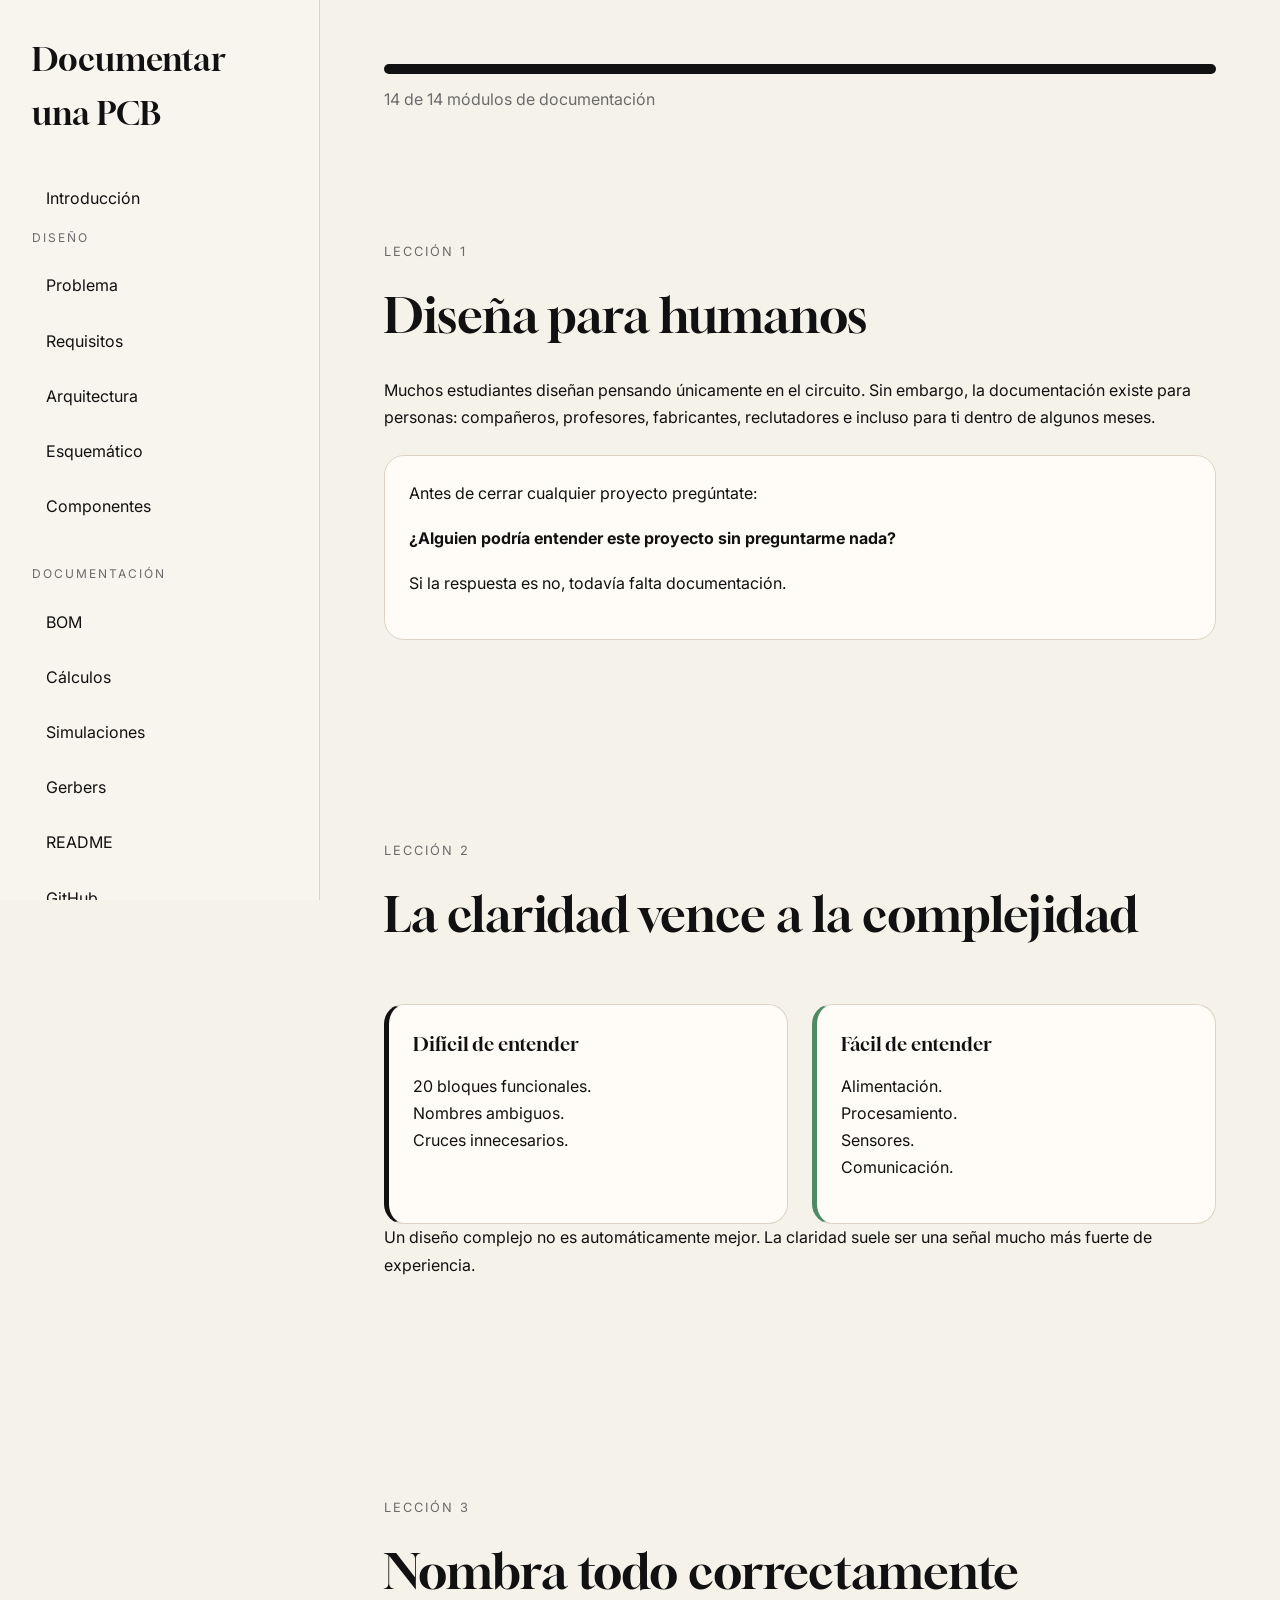
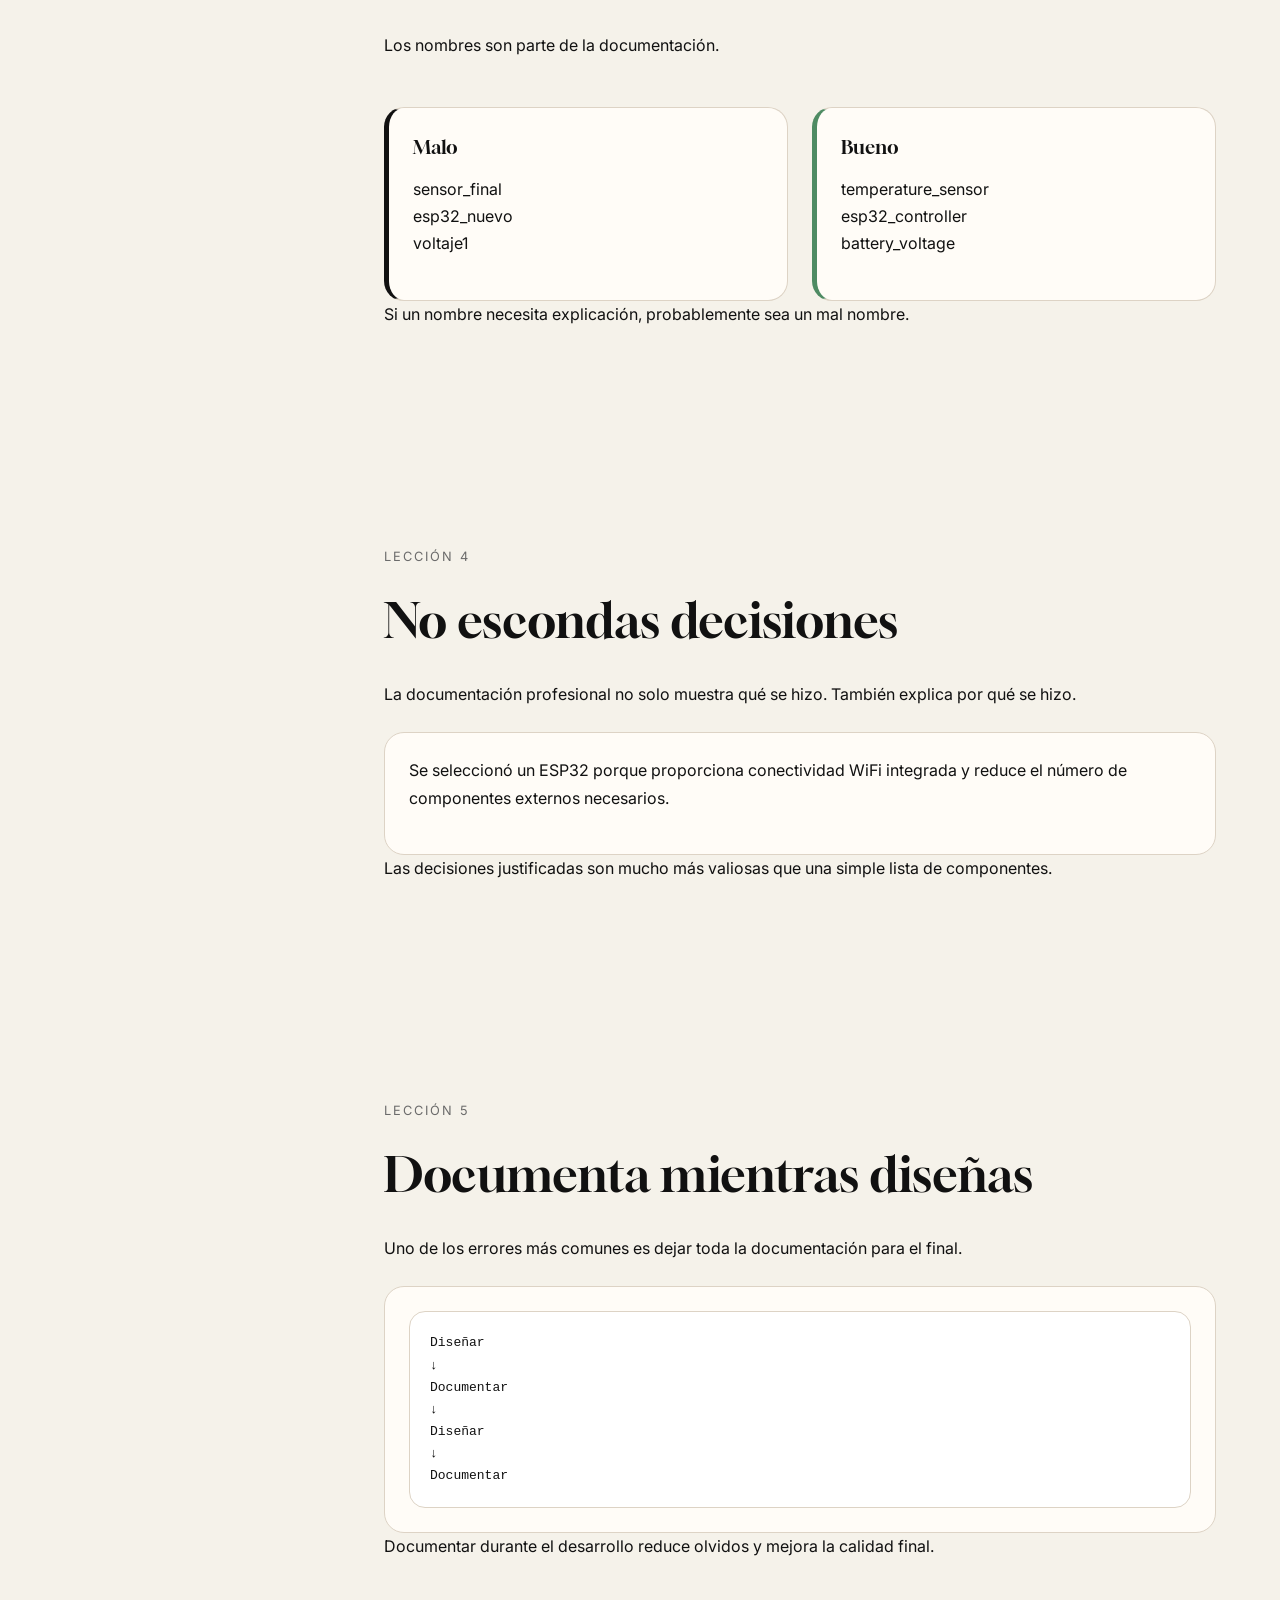
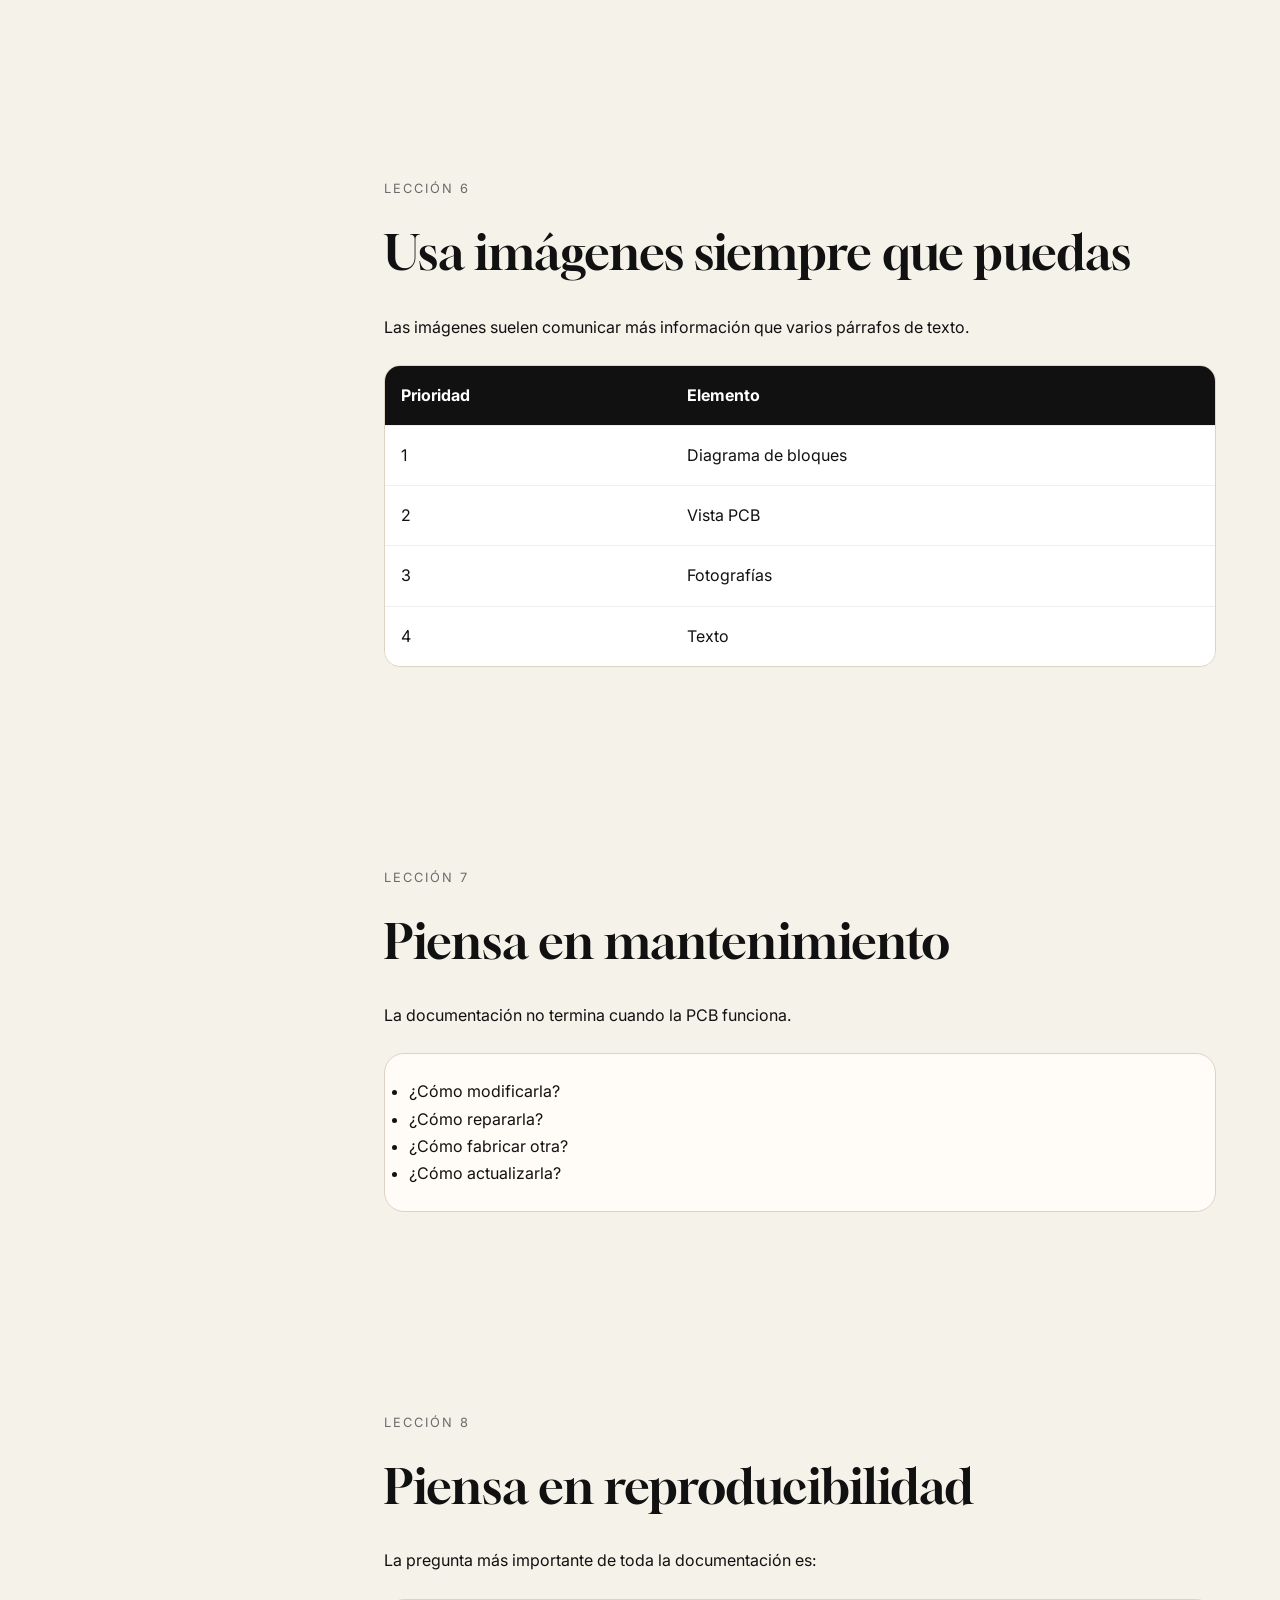
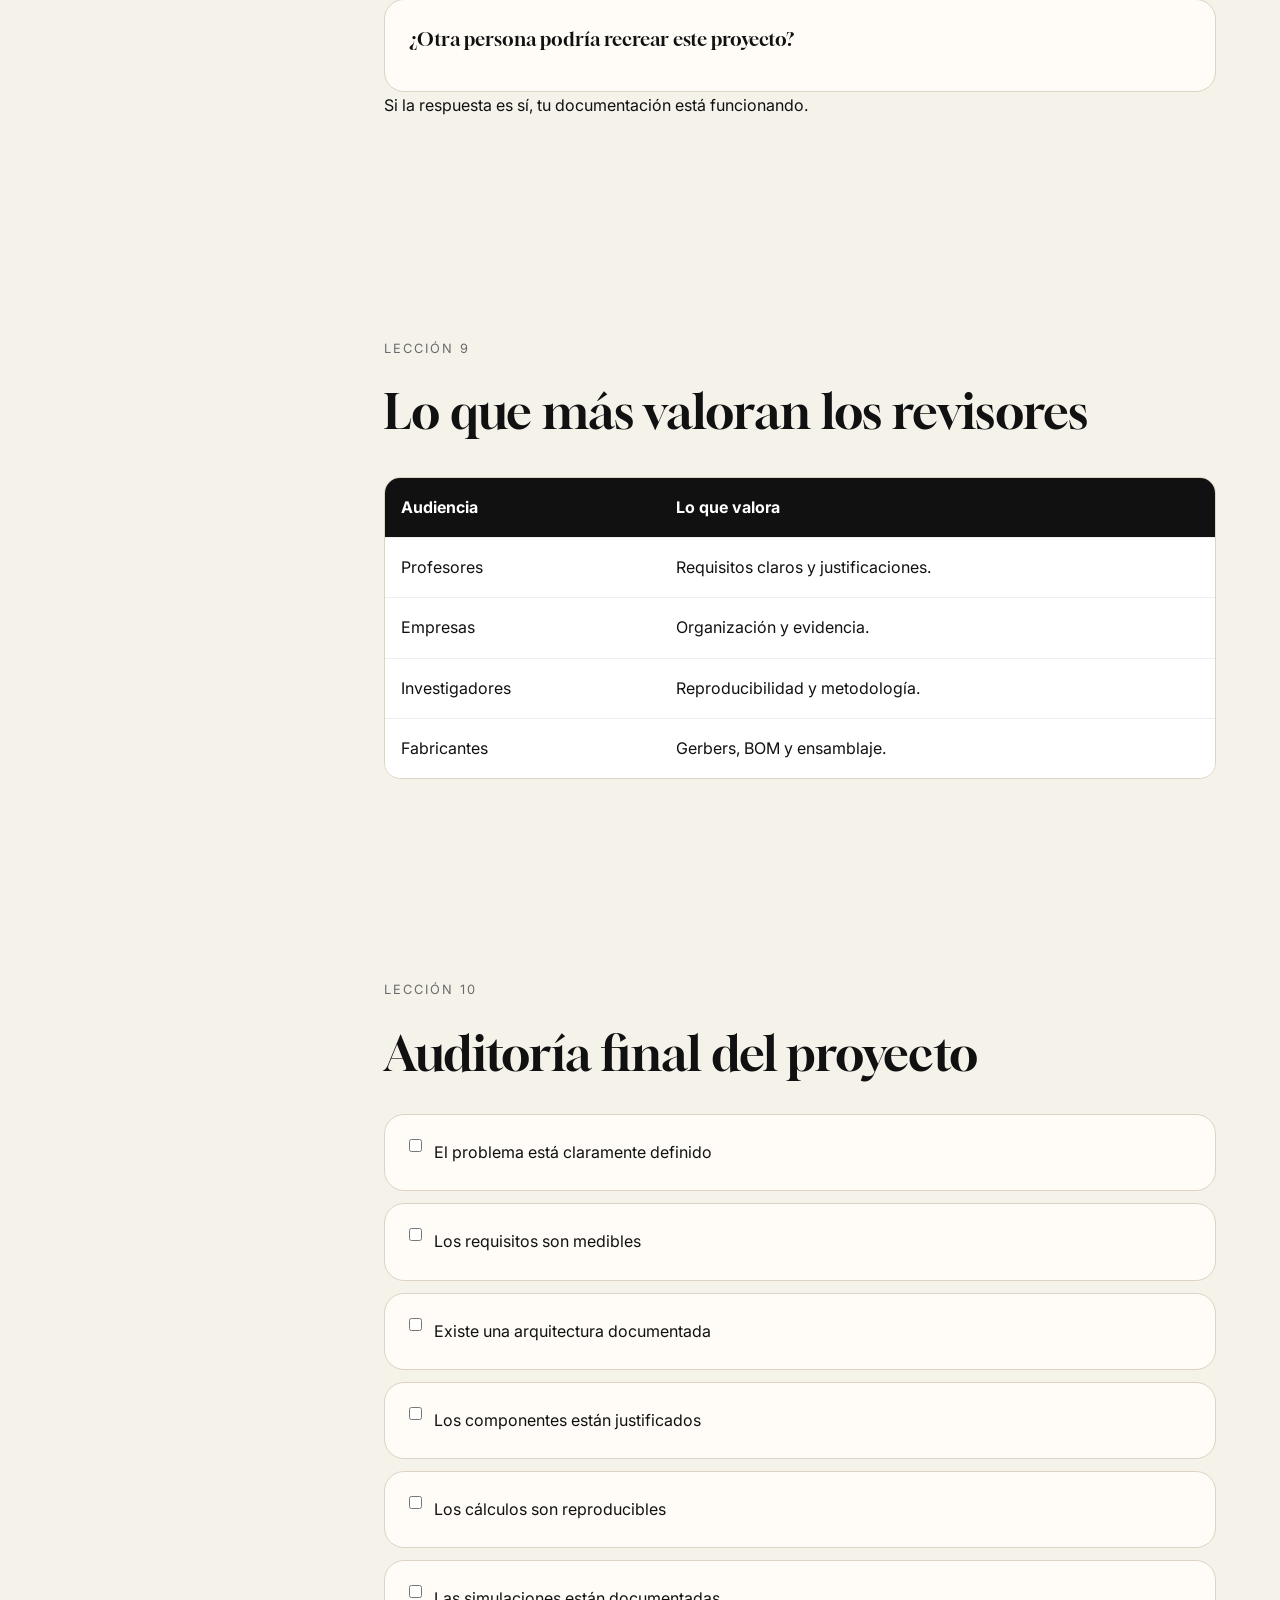
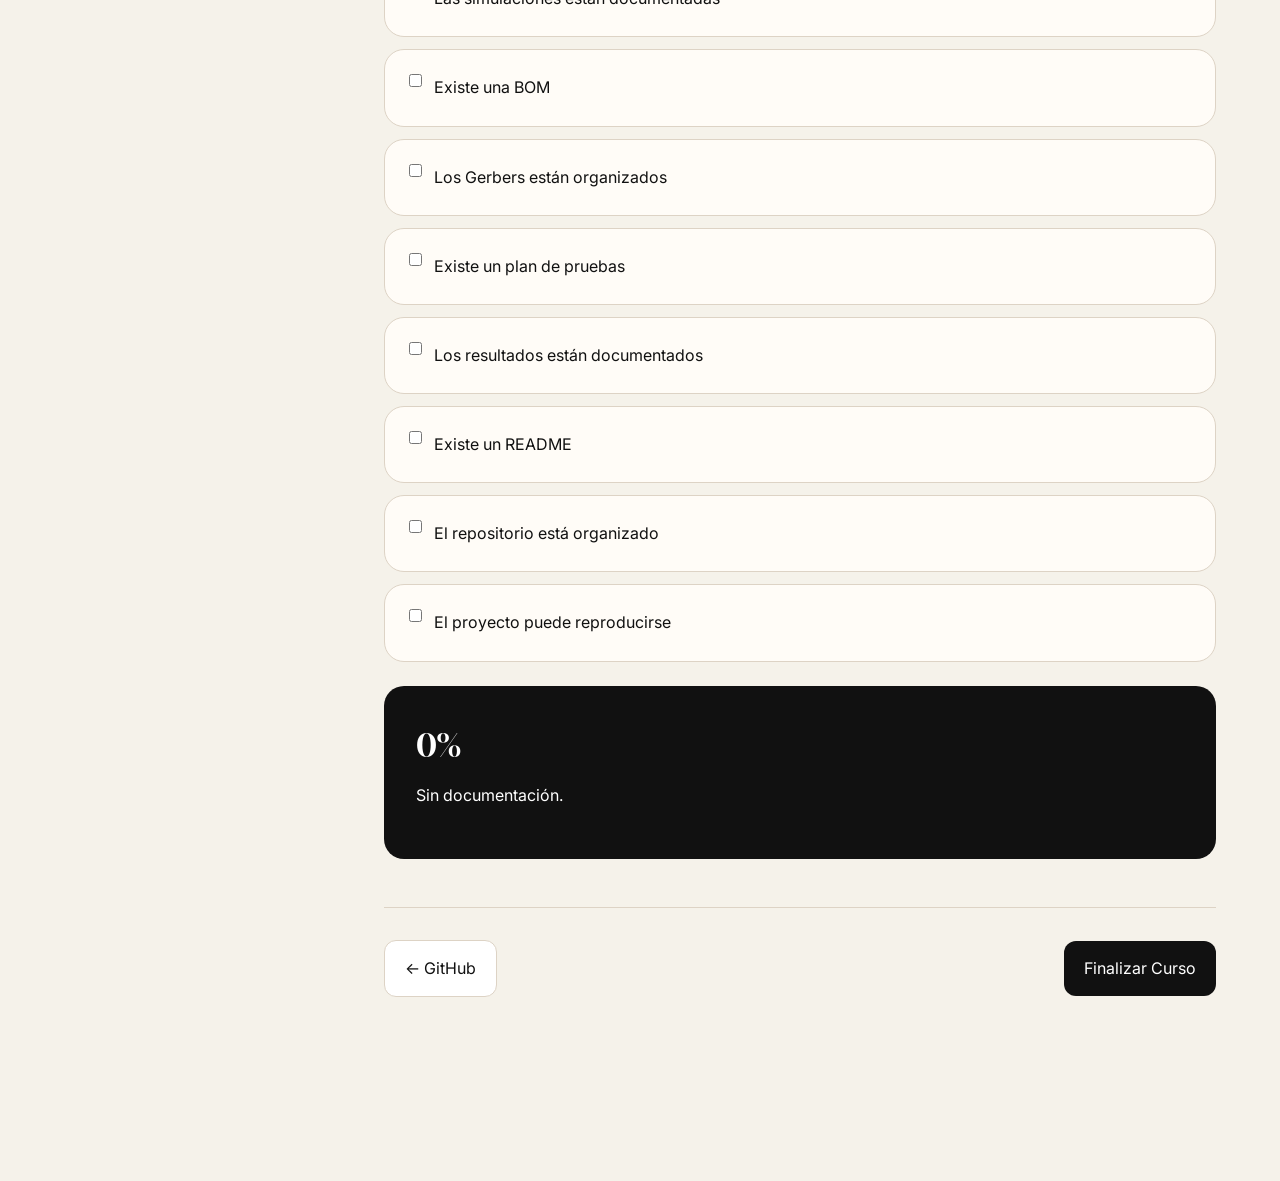
<file: consejos-finales.html>
<!DOCTYPE html>
<html lang="es">
<head>
<meta charset="UTF-8">
<meta name="viewport" content="width=device-width, initial-scale=1.0">
<title>Consejos Finales | Documentar una PCB</title>
<link href="https://fonts.googleapis.com/css2?family=Gloock&family=Inter:wght@300;400;500;600&display=swap" rel="stylesheet">
<link rel="stylesheet" href="styles.css">
</head>
<body>

<div class="app-layout">

<aside class="sidebar">

	<div class="sidebar-title">
		Documentar una PCB
	</div>

	<a
	href="introduccion.html"
	class="sidebar-home">

		Introducción

	</a>

	<div class="sidebar-group">

		<div class="sidebar-label">
			DISEÑO
		</div>

		<a href="problema.html">
			Problema
		</a>

		<a href="requisitos_actualizado.html">
			Requisitos
		</a>

		<a href="arquitectura_actualizado.html">
			Arquitectura
		</a>

		<a href="esquematico.html">
			Esquemático
		</a>

		<a href="componentes_actualizado.html">
			Componentes
		</a>

	</div>

	<div class="sidebar-group">

		<div class="sidebar-label">
			DOCUMENTACIÓN
		</div>

		<a href="bom.html">
			BOM
		</a>

		<a href="calculos.html">
			Cálculos
		</a>

		<a href="simulaciones.html">
			Simulaciones
		</a>

		<a href="gerbers.html">
			Gerbers
		</a>

		<a href="readme.html">
			README
		</a>

		<a href="github.html">
			GitHub
		</a>

		<a href="consejos-finales.html">
			Consejos finales
		</a>

	</div>

</aside>

<main class="content">

<div class="course-progress">
<div class="course-progress-fill" style="width:100%;"></div>
</div>

<p class="course-progress-text">
14 de 14 módulos de documentación
</p>

<section>
<div class="container">
<div class="lesson-tag">Lección 1</div>
<h2>Diseña para humanos</h2>

<p>
Muchos estudiantes diseñan pensando únicamente en el circuito. Sin embargo, la documentación existe para personas: compañeros, profesores, fabricantes, reclutadores e incluso para ti dentro de algunos meses.
</p>

<div class="card">
<p>
Antes de cerrar cualquier proyecto pregúntate:
</p>

<p>
<strong>¿Alguien podría entender este proyecto sin preguntarme nada?</strong>
</p>

<p>
Si la respuesta es no, todavía falta documentación.
</p>
</div>

</div>
</section>

<section>
<div class="container">
<div class="lesson-tag">Lección 2</div>
<h2>La claridad vence a la complejidad</h2>

<div class="grid-2">

<div class="card bad">
<h3>Difícil de entender</h3>
<p>
20 bloques funcionales.<br>
Nombres ambiguos.<br>
Cruces innecesarios.
</p>
</div>

<div class="card good">
<h3>Fácil de entender</h3>
<p>
Alimentación.<br>
Procesamiento.<br>
Sensores.<br>
Comunicación.
</p>
</div>

</div>

<p>
Un diseño complejo no es automáticamente mejor. La claridad suele ser una señal mucho más fuerte de experiencia.
</p>

</div>
</section>

<section>
<div class="container">
<div class="lesson-tag">Lección 3</div>
<h2>Nombra todo correctamente</h2>

<p>
Los nombres son parte de la documentación.
</p>

<div class="grid-2">

<div class="card bad">
<h3>Malo</h3>
<p>
sensor_final<br>
esp32_nuevo<br>
voltaje1
</p>
</div>

<div class="card good">
<h3>Bueno</h3>
<p>
temperature_sensor<br>
esp32_controller<br>
battery_voltage
</p>
</div>

</div>

<p>
Si un nombre necesita explicación, probablemente sea un mal nombre.
</p>

</div>
</section>

<section>
<div class="container">
<div class="lesson-tag">Lección 4</div>
<h2>No escondas decisiones</h2>

<p>
La documentación profesional no solo muestra qué se hizo. También explica por qué se hizo.
</p>

<div class="card">
<p>
Se seleccionó un ESP32 porque proporciona conectividad WiFi integrada y reduce el número de componentes externos necesarios.
</p>
</div>

<p>
Las decisiones justificadas son mucho más valiosas que una simple lista de componentes.
</p>

</div>
</section>

<section>
<div class="container">
<div class="lesson-tag">Lección 5</div>
<h2>Documenta mientras diseñas</h2>

<p>
Uno de los errores más comunes es dejar toda la documentación para el final.
</p>

<div class="card">
<pre>
Diseñar
↓
Documentar
↓
Diseñar
↓
Documentar
</pre>
</div>

<p>
Documentar durante el desarrollo reduce olvidos y mejora la calidad final.
</p>

</div>
</section>

<section>
<div class="container">
<div class="lesson-tag">Lección 6</div>
<h2>Usa imágenes siempre que puedas</h2>

<p>
Las imágenes suelen comunicar más información que varios párrafos de texto.
</p>

<table>
<tr><th>Prioridad</th><th>Elemento</th></tr>
<tr><td>1</td><td>Diagrama de bloques</td></tr>
<tr><td>2</td><td>Vista PCB</td></tr>
<tr><td>3</td><td>Fotografías</td></tr>
<tr><td>4</td><td>Texto</td></tr>
</table>

</div>
</section>

<section>
<div class="container">
<div class="lesson-tag">Lección 7</div>
<h2>Piensa en mantenimiento</h2>

<p>
La documentación no termina cuando la PCB funciona.
</p>

<div class="card">
<ul>
<li>¿Cómo modificarla?</li>
<li>¿Cómo repararla?</li>
<li>¿Cómo fabricar otra?</li>
<li>¿Cómo actualizarla?</li>
</ul>
</div>

</div>
</section>

<section>
<div class="container">
<div class="lesson-tag">Lección 8</div>
<h2>Piensa en reproducibilidad</h2>

<p>
La pregunta más importante de toda la documentación es:
</p>

<div class="card">
<h3>
¿Otra persona podría recrear este proyecto?
</h3>
</div>

<p>
Si la respuesta es sí, tu documentación está funcionando.
</p>

</div>
</section>

<section>
<div class="container">
<div class="lesson-tag">Lección 9</div>
<h2>Lo que más valoran los revisores</h2>

<table>

<tr>
<th>Audiencia</th>
<th>Lo que valora</th>
</tr>

<tr>
<td>Profesores</td>
<td>Requisitos claros y justificaciones.</td>
</tr>

<tr>
<td>Empresas</td>
<td>Organización y evidencia.</td>
</tr>

<tr>
<td>Investigadores</td>
<td>Reproducibilidad y metodología.</td>
</tr>

<tr>
<td>Fabricantes</td>
<td>Gerbers, BOM y ensamblaje.</td>
</tr>

</table>

</div>
</section>

<section>
<div class="container">
<div class="lesson-tag">Lección 10</div>
<h2>Auditoría final del proyecto</h2>

<div class="checklist">

<div class="audit-item"><label><input type="checkbox" class="audit"> El problema está claramente definido</label></div>
<div class="audit-item"><label><input type="checkbox" class="audit"> Los requisitos son medibles</label></div>
<div class="audit-item"><label><input type="checkbox" class="audit"> Existe una arquitectura documentada</label></div>
<div class="audit-item"><label><input type="checkbox" class="audit"> Los componentes están justificados</label></div>
<div class="audit-item"><label><input type="checkbox" class="audit"> Los cálculos son reproducibles</label></div>
<div class="audit-item"><label><input type="checkbox" class="audit"> Las simulaciones están documentadas</label></div>
<div class="audit-item"><label><input type="checkbox" class="audit"> Existe una BOM</label></div>
<div class="audit-item"><label><input type="checkbox" class="audit"> Los Gerbers están organizados</label></div>
<div class="audit-item"><label><input type="checkbox" class="audit"> Existe un plan de pruebas</label></div>
<div class="audit-item"><label><input type="checkbox" class="audit"> Los resultados están documentados</label></div>
<div class="audit-item"><label><input type="checkbox" class="audit"> Existe un README</label></div>
<div class="audit-item"><label><input type="checkbox" class="audit"> El repositorio está organizado</label></div>
<div class="audit-item"><label><input type="checkbox" class="audit"> El proyecto puede reproducirse</label></div>

</div>

<div class="result">

<h3 id="audit-score">
0%
</h3>

<p id="audit-message">
Sin documentación.
</p>

</div>

<div class="page-navigation">

<a href="github.html" class="nav-button secondary">
← GitHub
</a>

<a href="index.html" class="nav-button">
Finalizar Curso
</a>

</div>

</div>
</section>

<script>

const audit =
document.querySelectorAll(".audit");

function updateAudit(){

const total =
audit.length;

const checked =
[...audit].filter(x=>x.checked).length;

const score =
Math.round((checked/total)*100);

document.getElementById("audit-score").innerText =
score + "%";

let message = "";

if(score < 25)
message = "Sin documentación.";

else if(score < 50)
message = "Documentación básica.";

else if(score < 75)
message = "Proyecto entendible.";

else if(score < 100)
message = "Proyecto reproducible.";

else
message = "Proyecto profesional.";

document.getElementById("audit-message").innerText =
message;

}

audit.forEach(a=>{
a.addEventListener("change", updateAudit);
});

</script>

</main>

</div>

</body>
</html>
</file>
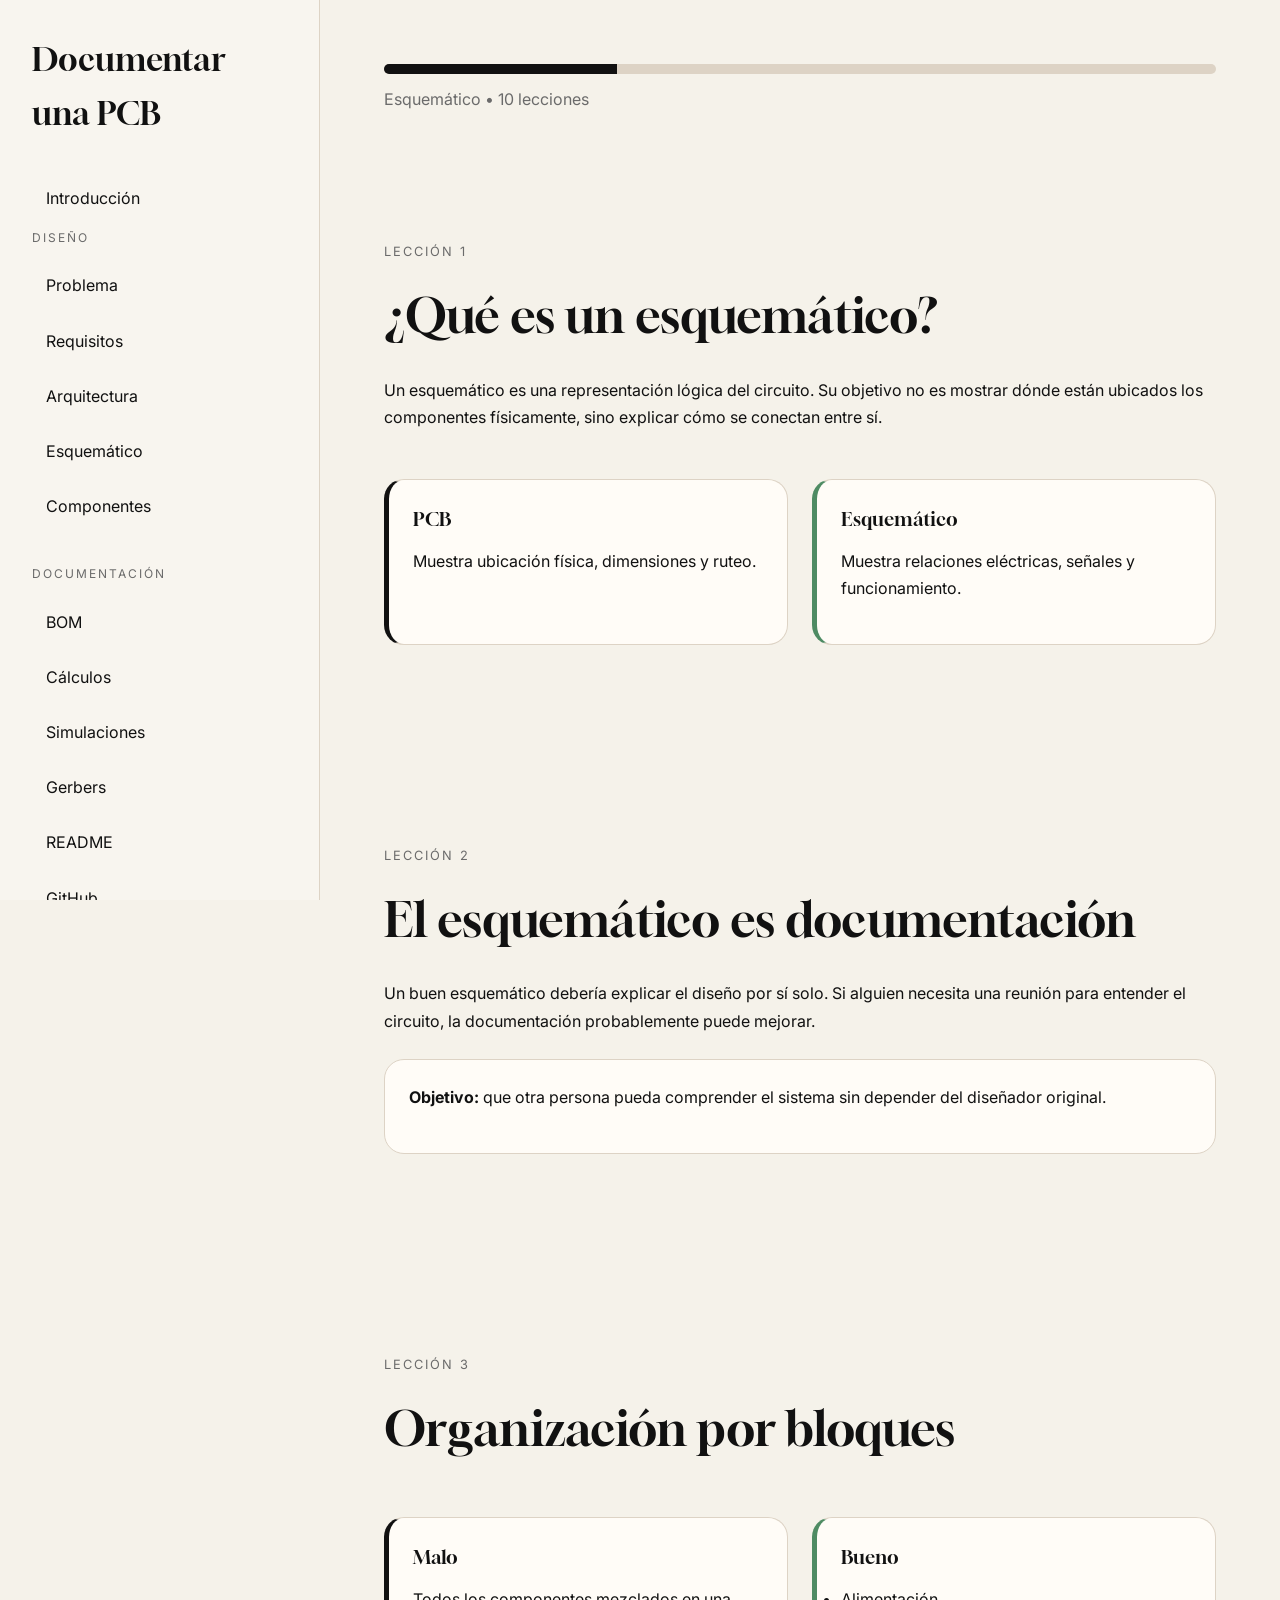
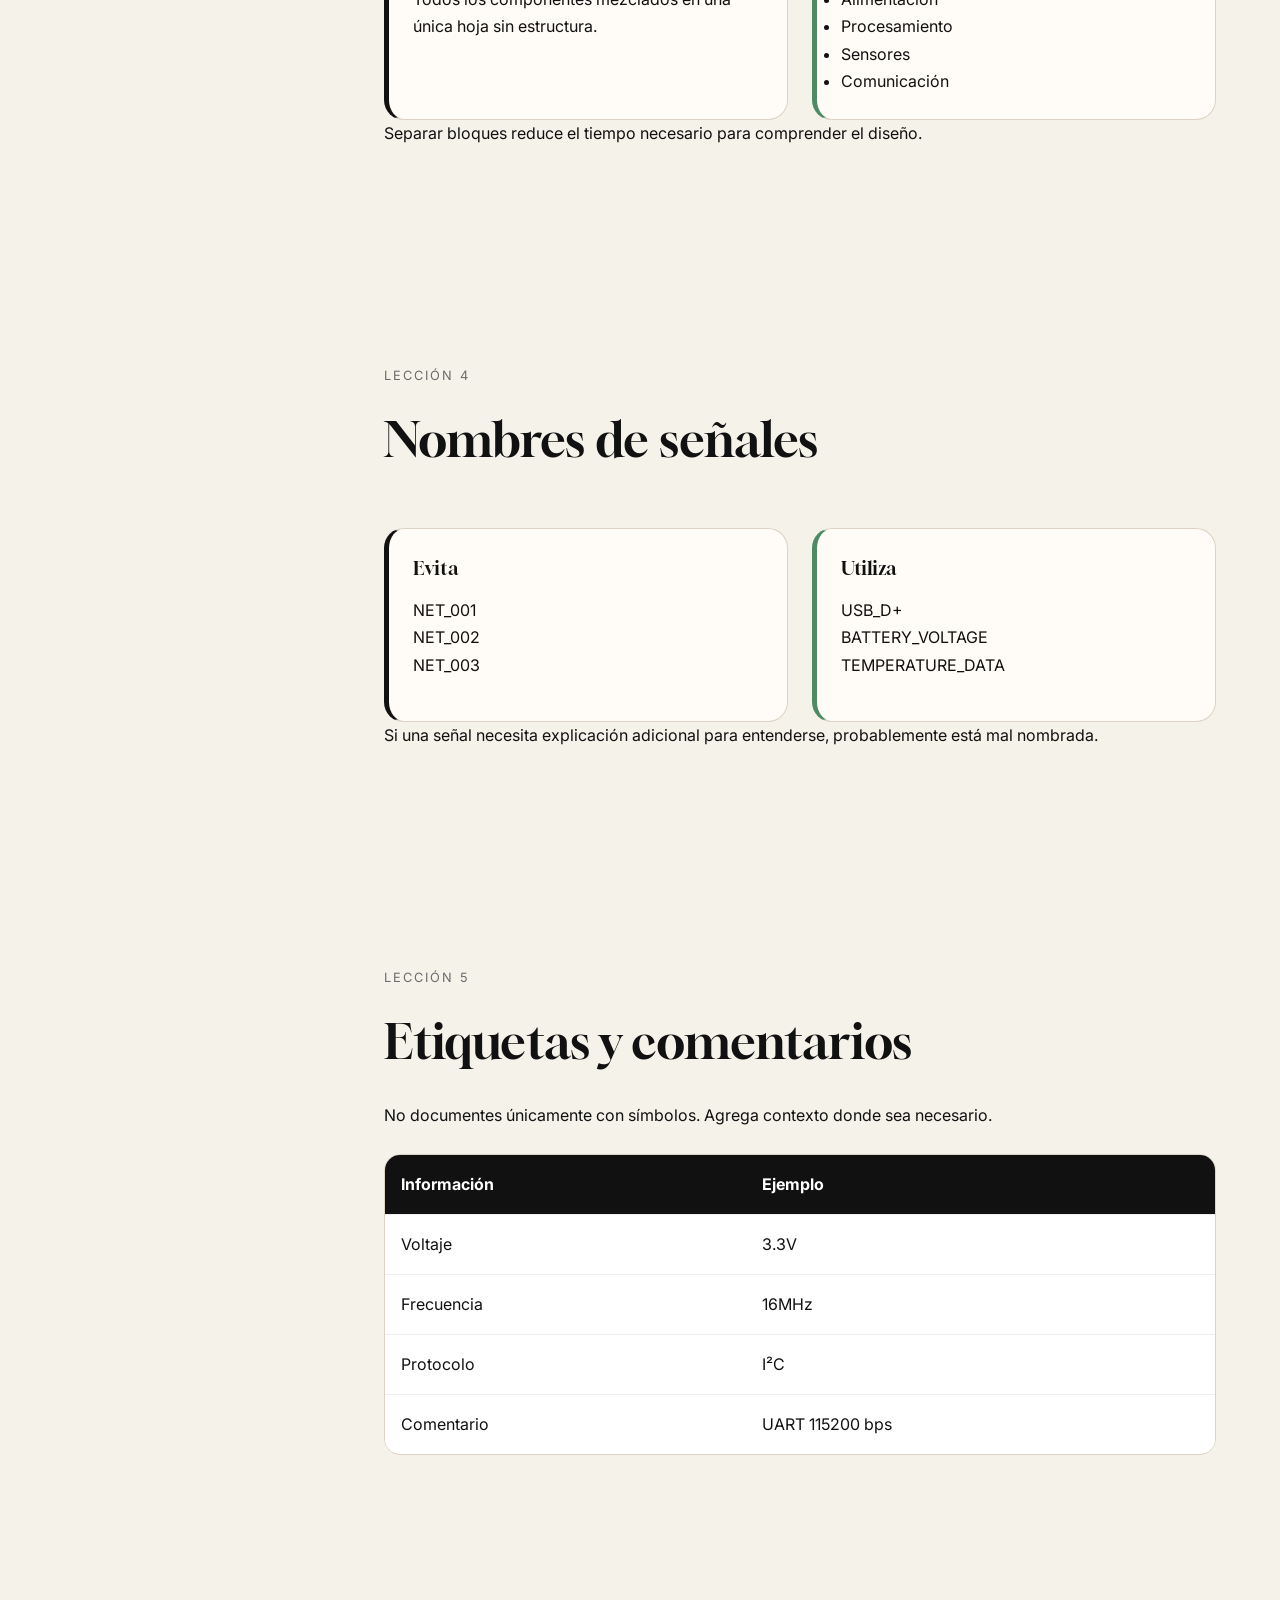
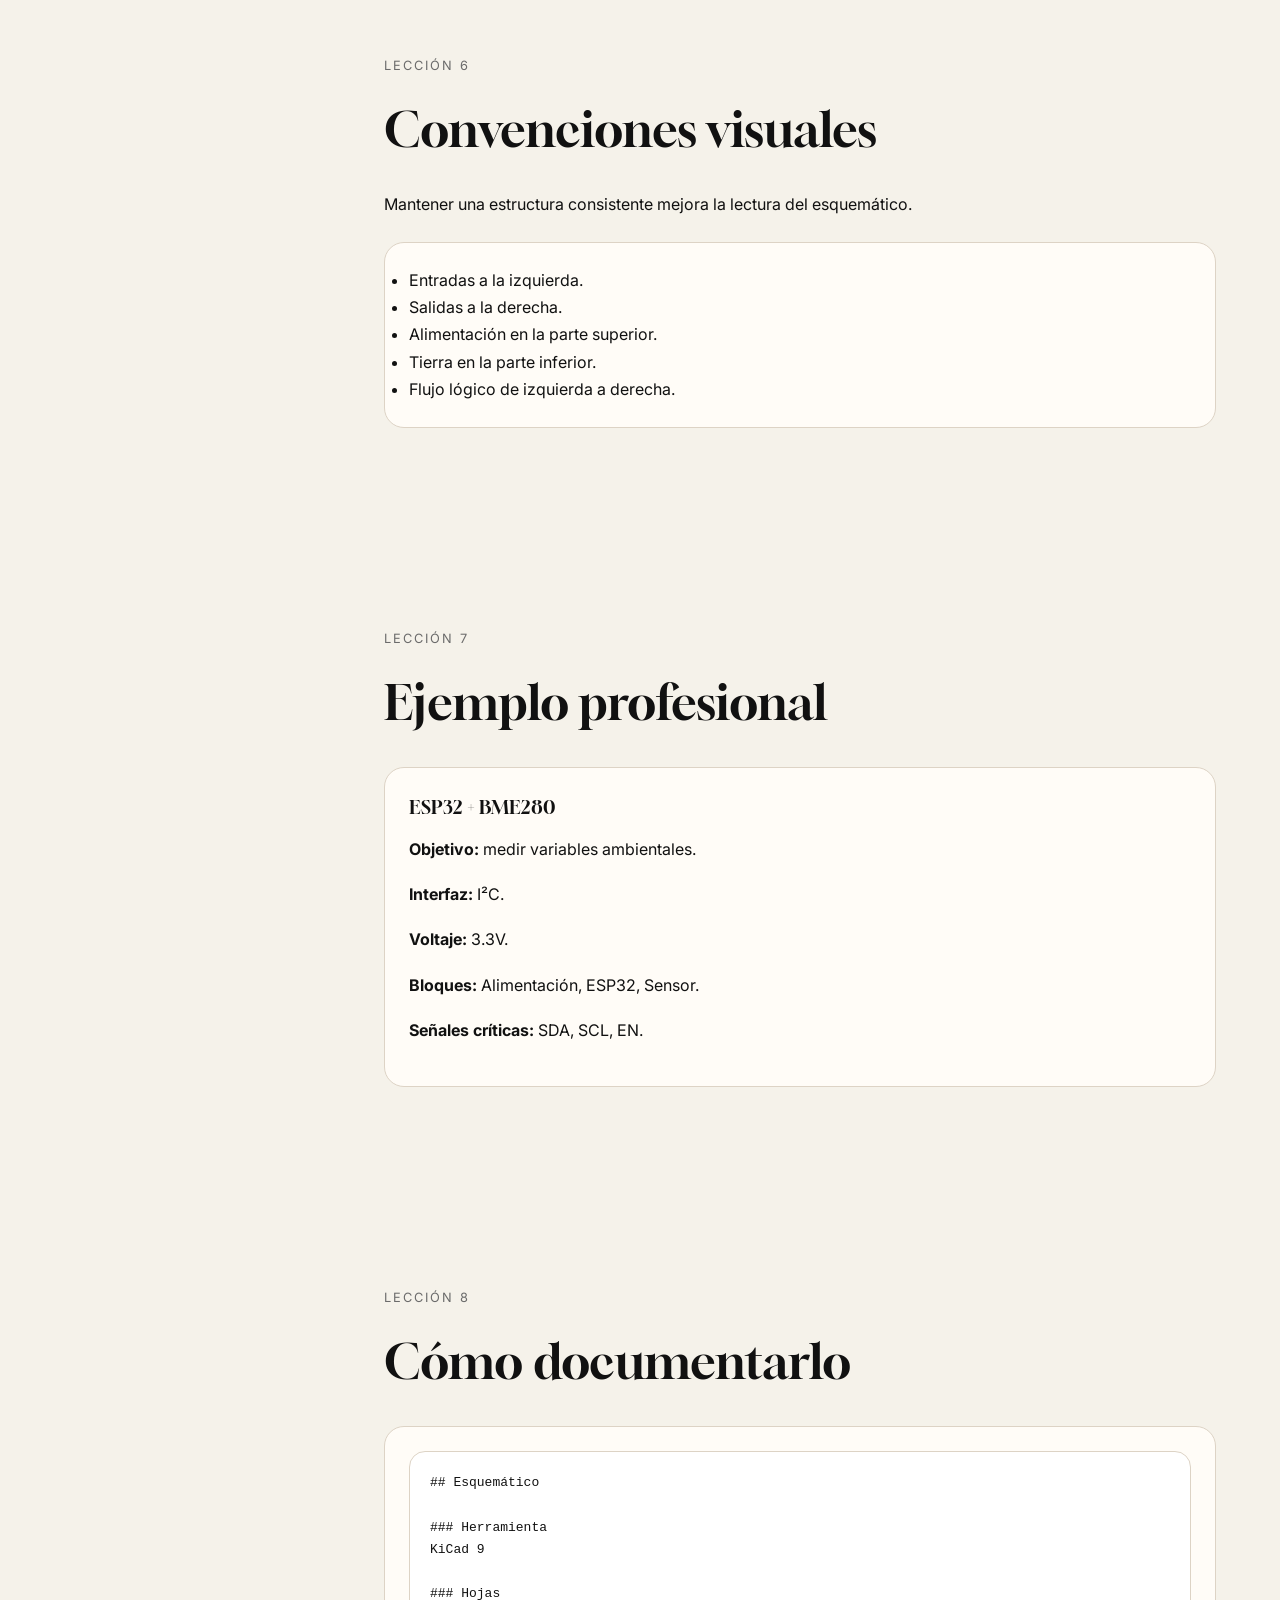
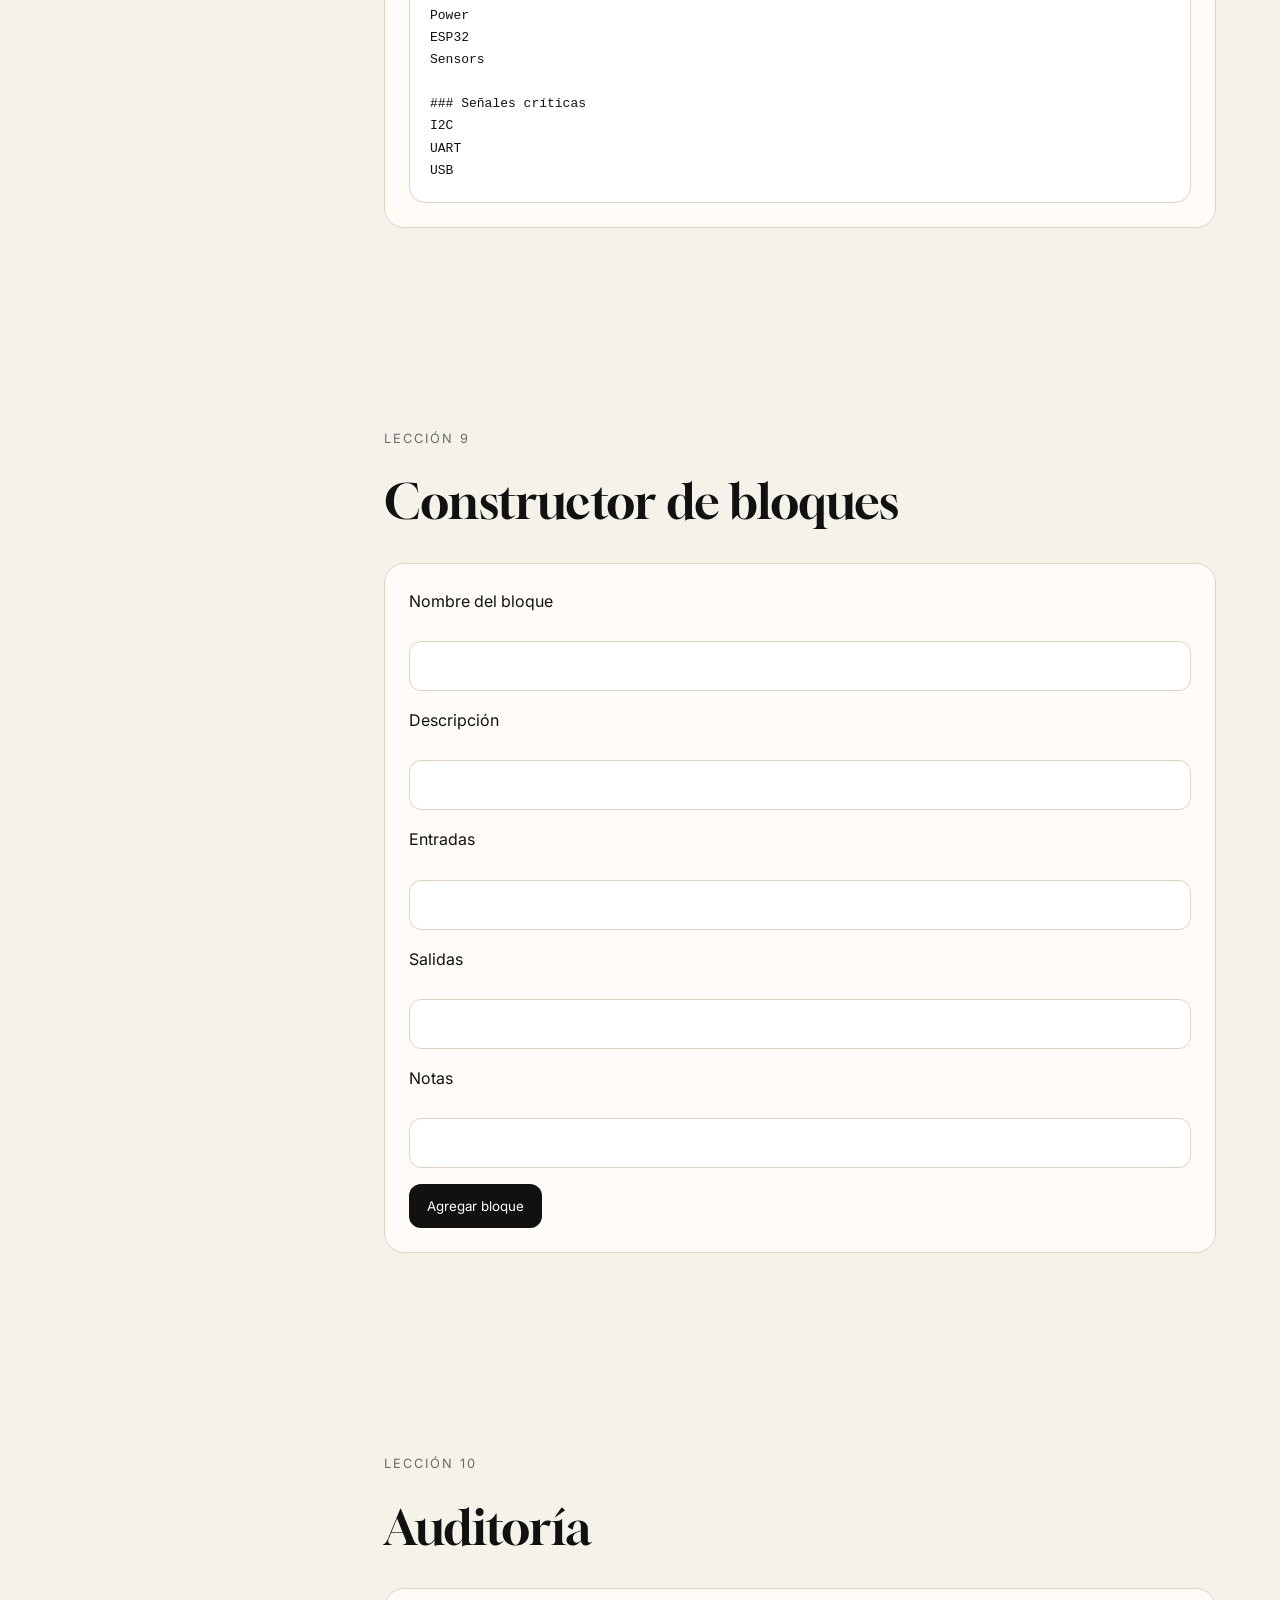
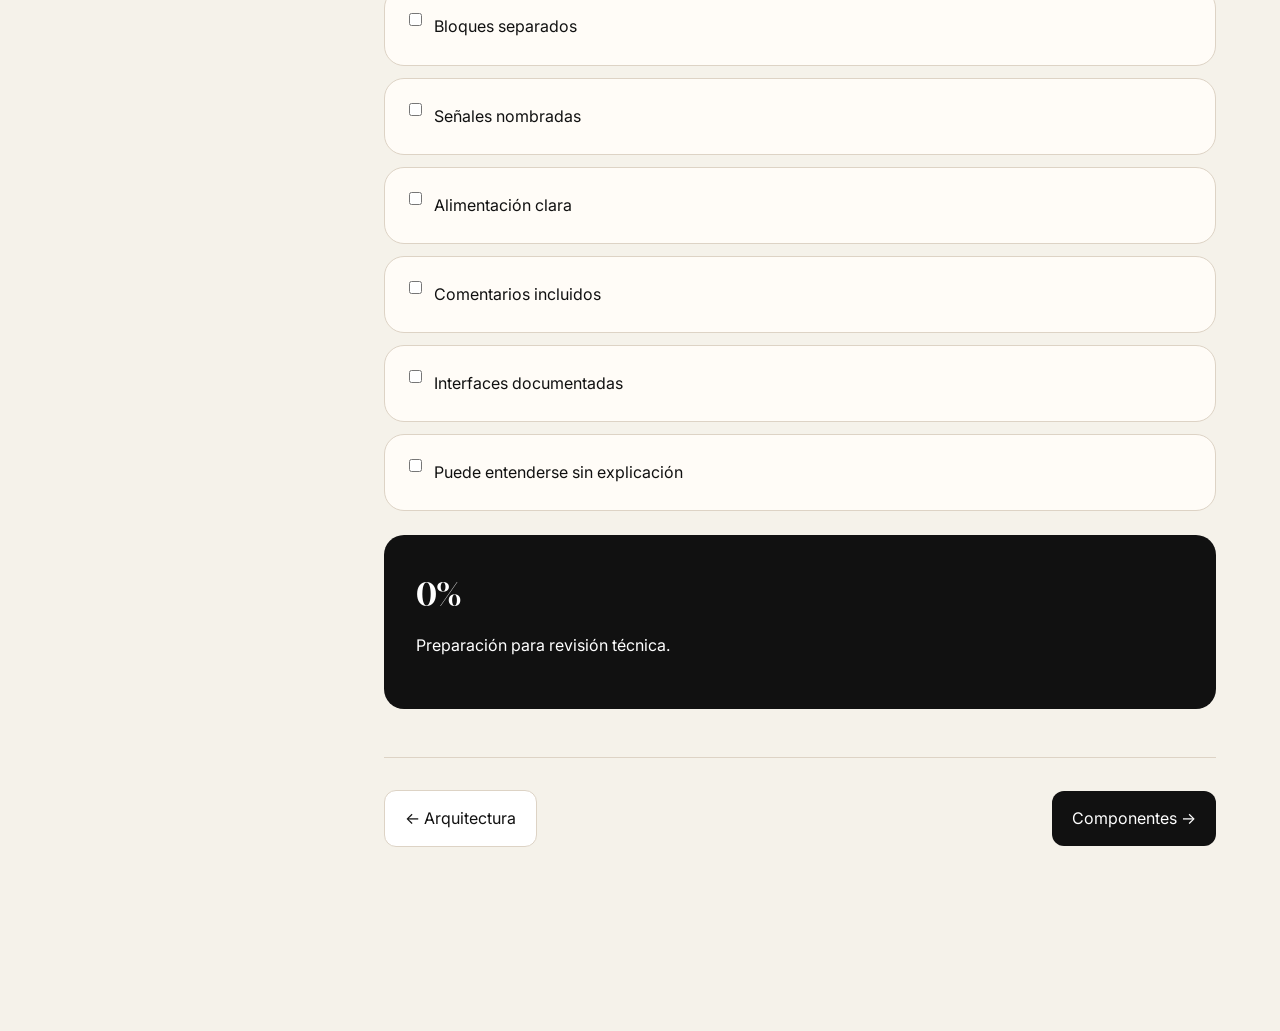
<file: esquematico.html>
<!DOCTYPE html>
<html lang="es">
<head>
<meta charset="UTF-8">
<meta name="viewport" content="width=device-width, initial-scale=1.0">
<title>Esquemático | Documentar una PCB</title>
<link href="https://fonts.googleapis.com/css2?family=Gloock&family=Inter:wght@300;400;500;600&display=swap" rel="stylesheet">
<link rel="stylesheet" href="styles.css">
</head>
<body>

<div class="app-layout">
<aside class="sidebar">

	<div class="sidebar-title">
		Documentar una PCB
	</div>

	<a
	href="introduccion.html"
	class="sidebar-home">

		Introducción

	</a>

	<div class="sidebar-group">

		<div class="sidebar-label">
			DISEÑO
		</div>

		<a href="problema.html">
			Problema
		</a>

		<a href="requisitos_actualizado.html">
			Requisitos
		</a>

		<a href="arquitectura_actualizado.html">
			Arquitectura
		</a>

		<a href="esquematico.html">
			Esquemático
		</a>

		<a href="componentes_actualizado.html">
			Componentes
		</a>

	</div>

	<div class="sidebar-group">

		<div class="sidebar-label">
			DOCUMENTACIÓN
		</div>

		<a href="bom.html">
			BOM
		</a>

		<a href="calculos.html">
			Cálculos
		</a>

		<a href="simulaciones.html">
			Simulaciones
		</a>

		<a href="gerbers.html">
			Gerbers
		</a>

		<a href="readme.html">
			README
		</a>

		<a href="github.html">
			GitHub
		</a>

		<a href="consejos-finales.html">
			Consejos finales
		</a>

	</div>

</aside>


<main class="content">

<div class="course-progress">
<div class="course-progress-fill" style="width:28%"></div>
</div>
<p class="course-progress-text">Esquemático • 10 lecciones</p>

<section>
<div class="container">
<div class="lesson-tag">Lección 1</div>
<h2>¿Qué es un esquemático?</h2>

<p>
Un esquemático es una representación lógica del circuito. Su objetivo no es mostrar dónde están ubicados los componentes físicamente, sino explicar cómo se conectan entre sí.
</p>

<div class="grid-2">
<div class="card bad">
<h3>PCB</h3>
<p>Muestra ubicación física, dimensiones y ruteo.</p>
</div>

<div class="card good">
<h3>Esquemático</h3>
<p>Muestra relaciones eléctricas, señales y funcionamiento.</p>
</div>
</div>

</div>
</section>

<section>
<div class="container">
<div class="lesson-tag">Lección 2</div>
<h2>El esquemático es documentación</h2>

<p>
Un buen esquemático debería explicar el diseño por sí solo. Si alguien necesita una reunión para entender el circuito, la documentación probablemente puede mejorar.
</p>

<div class="card">
<p><strong>Objetivo:</strong> que otra persona pueda comprender el sistema sin depender del diseñador original.</p>
</div>

</div>
</section>

<section>
<div class="container">
<div class="lesson-tag">Lección 3</div>
<h2>Organización por bloques</h2>

<div class="grid-2">

<div class="card bad">
<h3>Malo</h3>
<p>Todos los componentes mezclados en una única hoja sin estructura.</p>
</div>

<div class="card good">
<h3>Bueno</h3>
<ul>
<li>Alimentación</li>
<li>Procesamiento</li>
<li>Sensores</li>
<li>Comunicación</li>
</ul>
</div>

</div>

<p>
Separar bloques reduce el tiempo necesario para comprender el diseño.
</p>

</div>
</section>

<section>
<div class="container">
<div class="lesson-tag">Lección 4</div>
<h2>Nombres de señales</h2>

<div class="grid-2">

<div class="card bad">
<h3>Evita</h3>
<p>NET_001<br>NET_002<br>NET_003</p>
</div>

<div class="card good">
<h3>Utiliza</h3>
<p>USB_D+<br>BATTERY_VOLTAGE<br>TEMPERATURE_DATA</p>
</div>

</div>

<p>
Si una señal necesita explicación adicional para entenderse, probablemente está mal nombrada.
</p>

</div>
</section>

<section>
<div class="container">
<div class="lesson-tag">Lección 5</div>
<h2>Etiquetas y comentarios</h2>

<p>
No documentes únicamente con símbolos. Agrega contexto donde sea necesario.
</p>

<table>
<tr><th>Información</th><th>Ejemplo</th></tr>
<tr><td>Voltaje</td><td>3.3V</td></tr>
<tr><td>Frecuencia</td><td>16MHz</td></tr>
<tr><td>Protocolo</td><td>I²C</td></tr>
<tr><td>Comentario</td><td>UART 115200 bps</td></tr>
</table>

</div>
</section>

<section>
<div class="container">
<div class="lesson-tag">Lección 6</div>
<h2>Convenciones visuales</h2>

<p>
Mantener una estructura consistente mejora la lectura del esquemático.
</p>

<div class="card">
<ul>
<li>Entradas a la izquierda.</li>
<li>Salidas a la derecha.</li>
<li>Alimentación en la parte superior.</li>
<li>Tierra en la parte inferior.</li>
<li>Flujo lógico de izquierda a derecha.</li>
</ul>
</div>

</div>
</section>

<section>
<div class="container">
<div class="lesson-tag">Lección 7</div>
<h2>Ejemplo profesional</h2>

<div class="card">
<h3>ESP32 + BME280</h3>

<p><strong>Objetivo:</strong> medir variables ambientales.</p>
<p><strong>Interfaz:</strong> I²C.</p>
<p><strong>Voltaje:</strong> 3.3V.</p>
<p><strong>Bloques:</strong> Alimentación, ESP32, Sensor.</p>
<p><strong>Señales críticas:</strong> SDA, SCL, EN.</p>
</div>

</div>
</section>

<section>
<div class="container">
<div class="lesson-tag">Lección 8</div>
<h2>Cómo documentarlo</h2>

<div class="card">
<pre>
## Esquemático

### Herramienta
KiCad 9

### Hojas
Power
ESP32
Sensors

### Señales críticas
I2C
UART
USB
</pre>
</div>

</div>
</section>

<section>
<div class="container">
<div class="lesson-tag">Lección 9</div>
<h2>Constructor de bloques</h2>

<div class="question">

<p>Nombre del bloque</p>
<input id="block-name">

<p>Descripción</p>
<input id="block-desc">

<p>Entradas</p>
<input id="block-in">

<p>Salidas</p>
<input id="block-out">

<p>Notas</p>
<input id="block-notes">

<button onclick="addBlock()">
Agregar bloque
</button>

</div>

<div id="blocks-output"></div>

</div>
</section>

<section>
<div class="container">
<div class="lesson-tag">Lección 10</div>
<h2>Auditoría</h2>

<div class="checklist">
<div class="audit-item"><label><input type="checkbox" class="audit"> Bloques separados</label></div>
<div class="audit-item"><label><input type="checkbox" class="audit"> Señales nombradas</label></div>
<div class="audit-item"><label><input type="checkbox" class="audit"> Alimentación clara</label></div>
<div class="audit-item"><label><input type="checkbox" class="audit"> Comentarios incluidos</label></div>
<div class="audit-item"><label><input type="checkbox" class="audit"> Interfaces documentadas</label></div>
<div class="audit-item"><label><input type="checkbox" class="audit"> Puede entenderse sin explicación</label></div>
</div>

<div class="result">
<h3 id="audit-score">0%</h3>
<p>Preparación para revisión técnica.</p>
</div>

<div class="page-navigation">
<a href="arquitectura.html" class="nav-button secondary">← Arquitectura</a>
<a href="componentes.html" class="nav-button">Componentes →</a>
</div>

</div>
</section>

<script>
function addBlock(){
const output=document.getElementById('blocks-output');
output.innerHTML += `
<div class="card">
<h3>${document.getElementById('block-name').value}</h3>
<p><strong>Descripción:</strong> ${document.getElementById('block-desc').value}</p>
<p><strong>Entradas:</strong> ${document.getElementById('block-in').value}</p>
<p><strong>Salidas:</strong> ${document.getElementById('block-out').value}</p>
<p><strong>Notas:</strong> ${document.getElementById('block-notes').value}</p>
</div>`;
}

const audit=document.querySelectorAll('.audit');
function updateAudit(){
const total=audit.length;
const checked=[...audit].filter(x=>x.checked).length;
document.getElementById('audit-score').innerText=Math.round((checked/total)*100)+'%';
}
audit.forEach(a=>a.addEventListener('change',updateAudit));
</script>

</main>
</div>

</body>
</html>
</file>
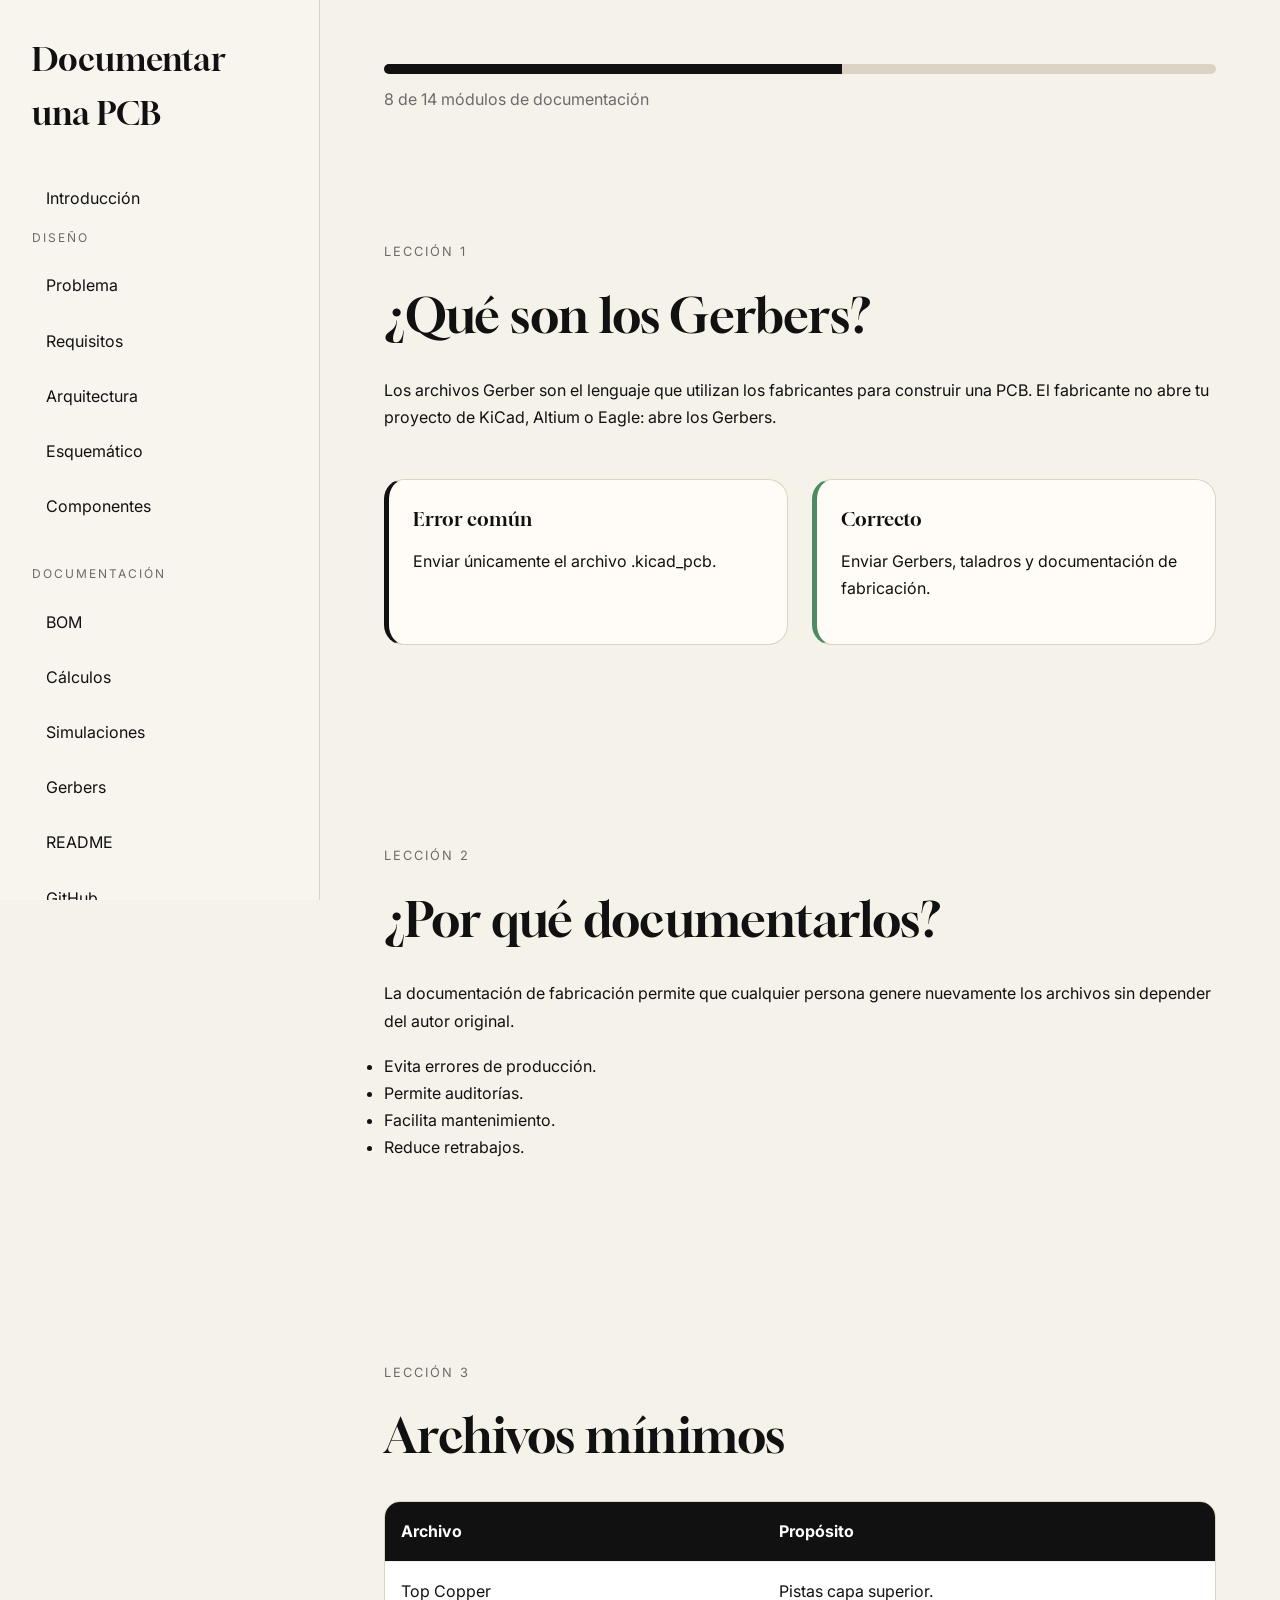
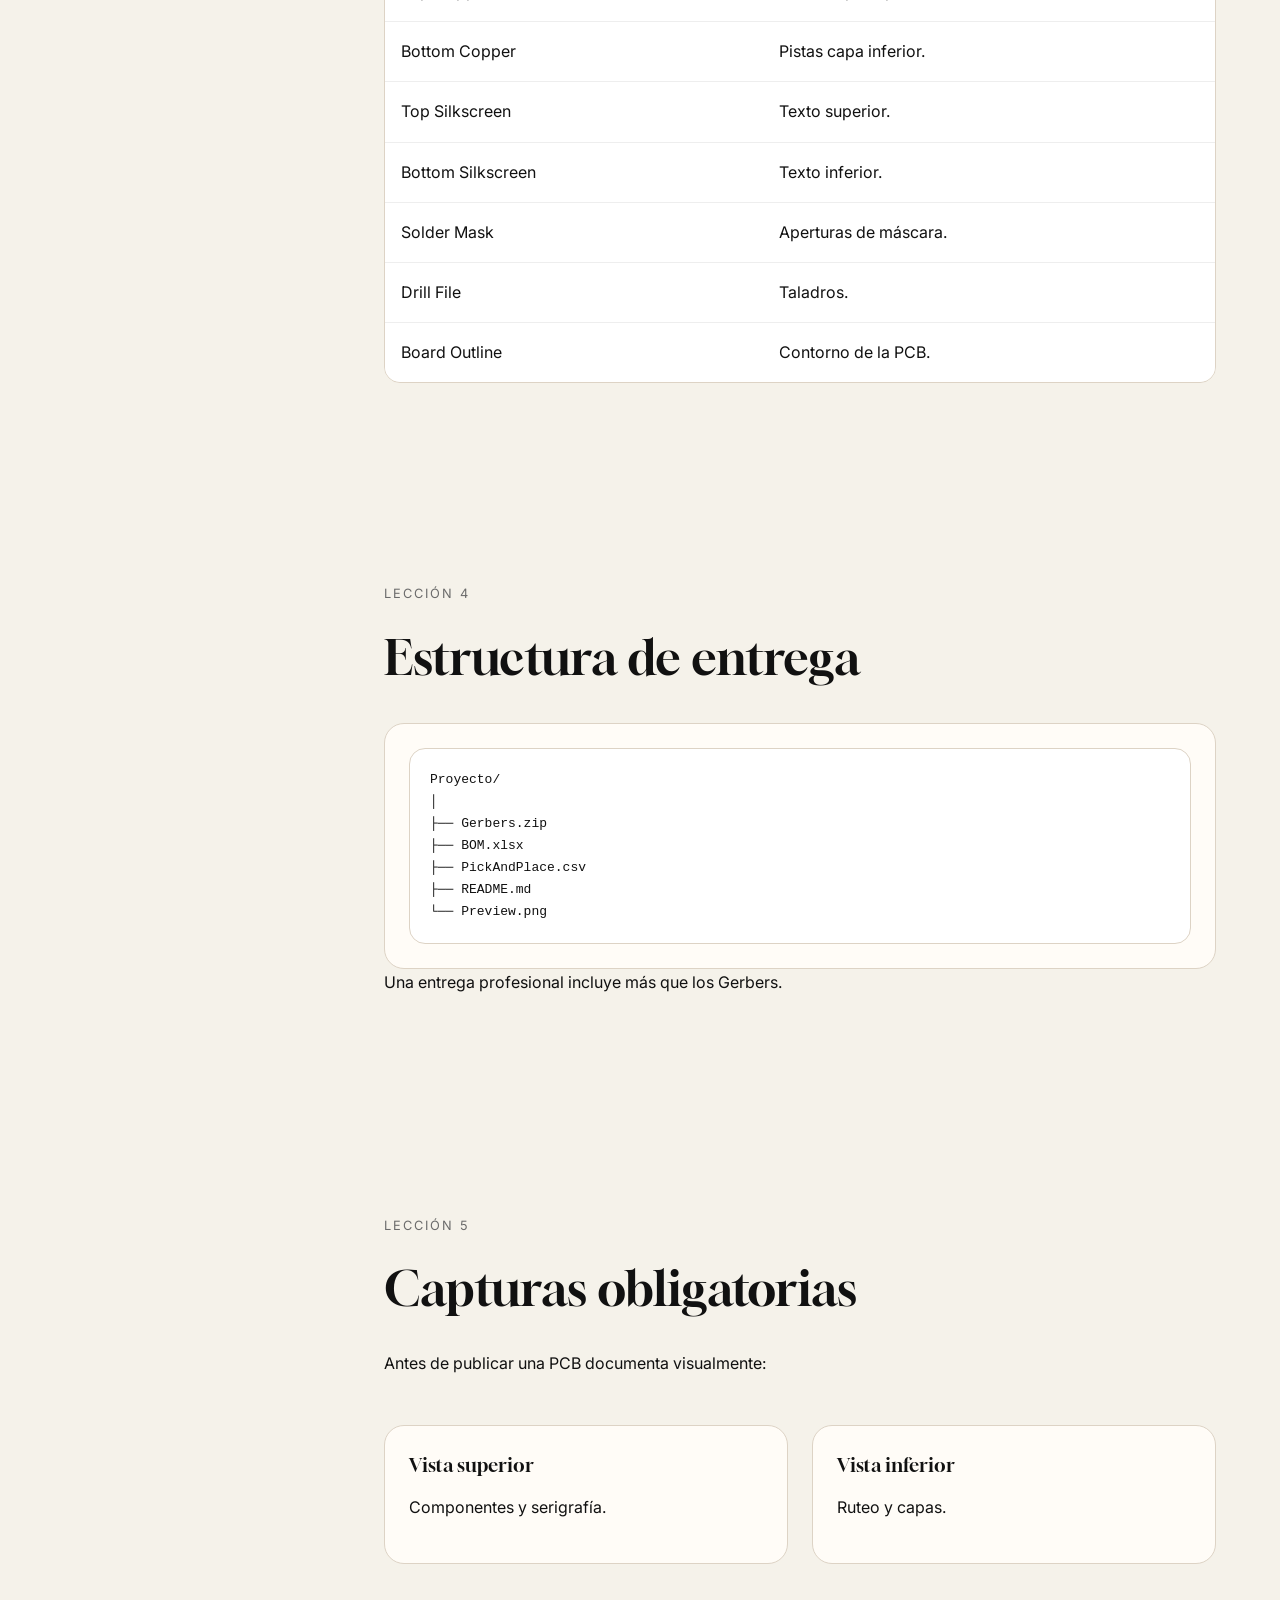
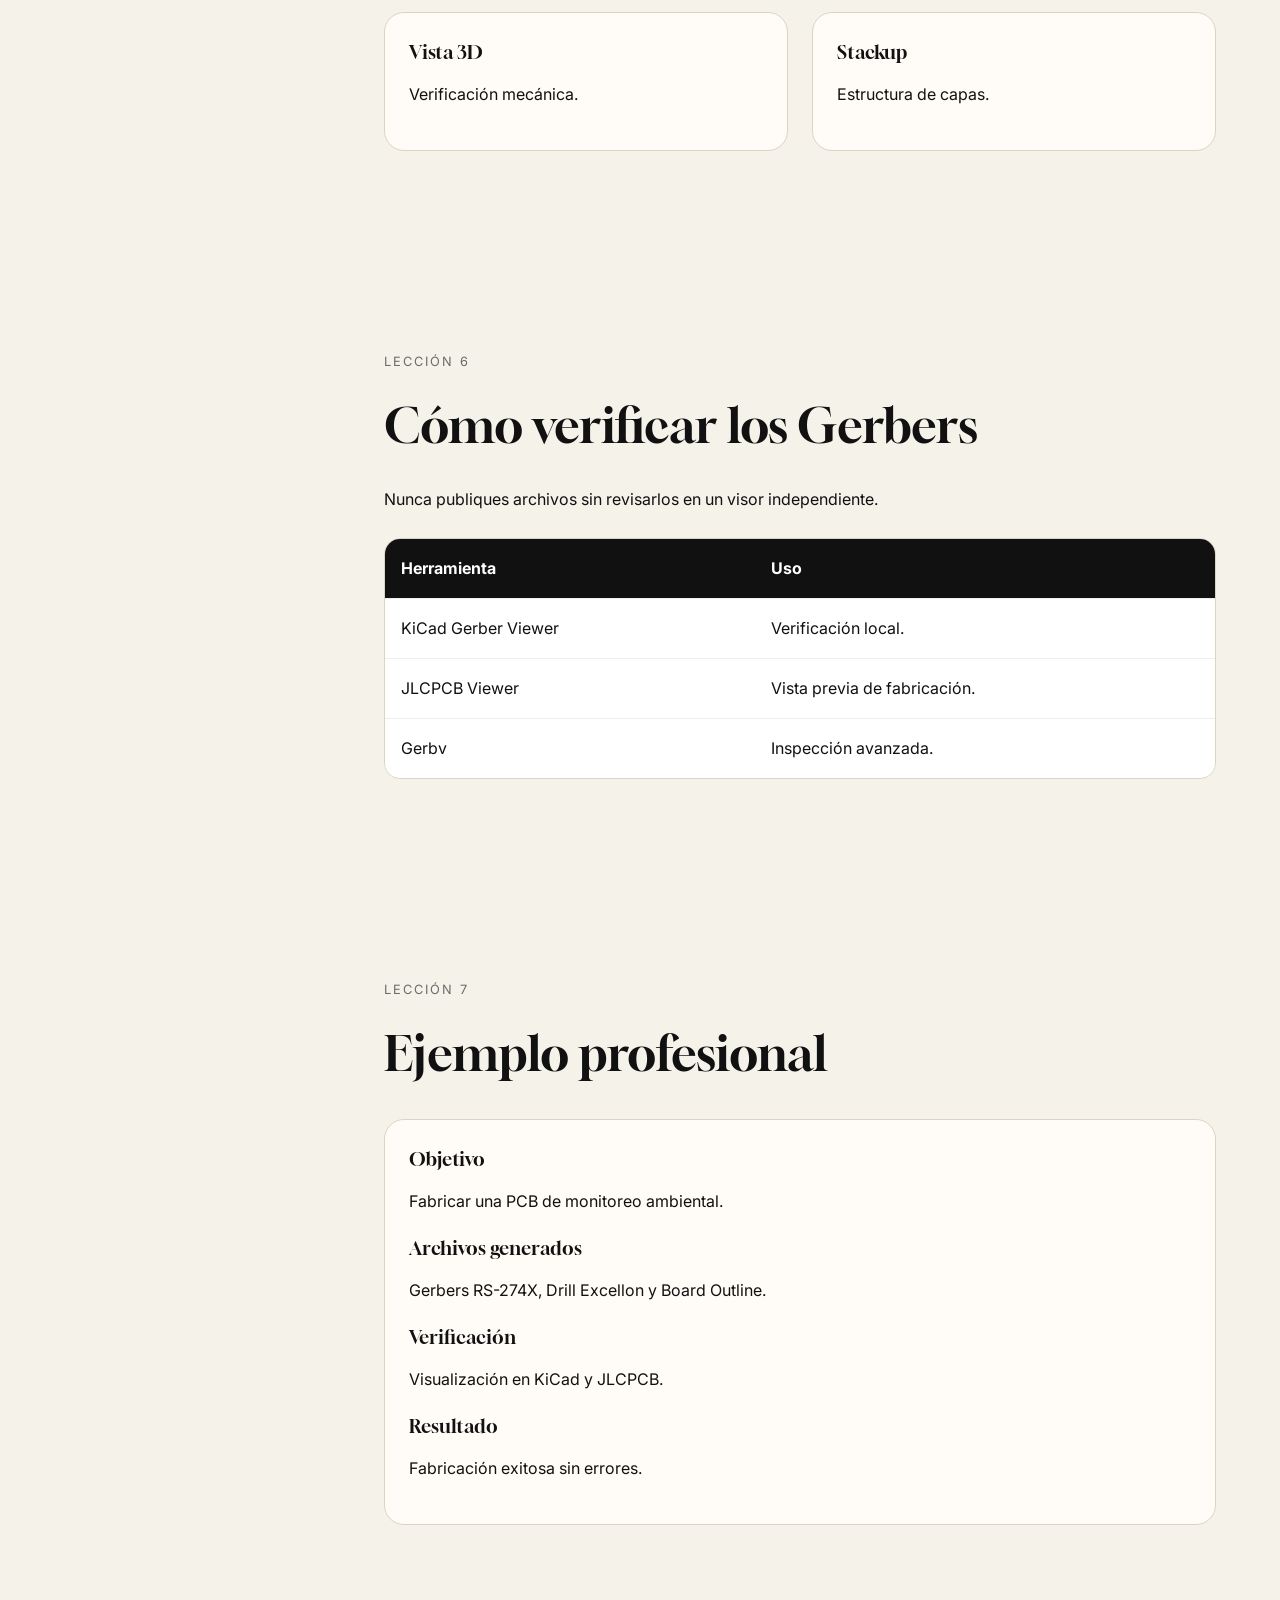
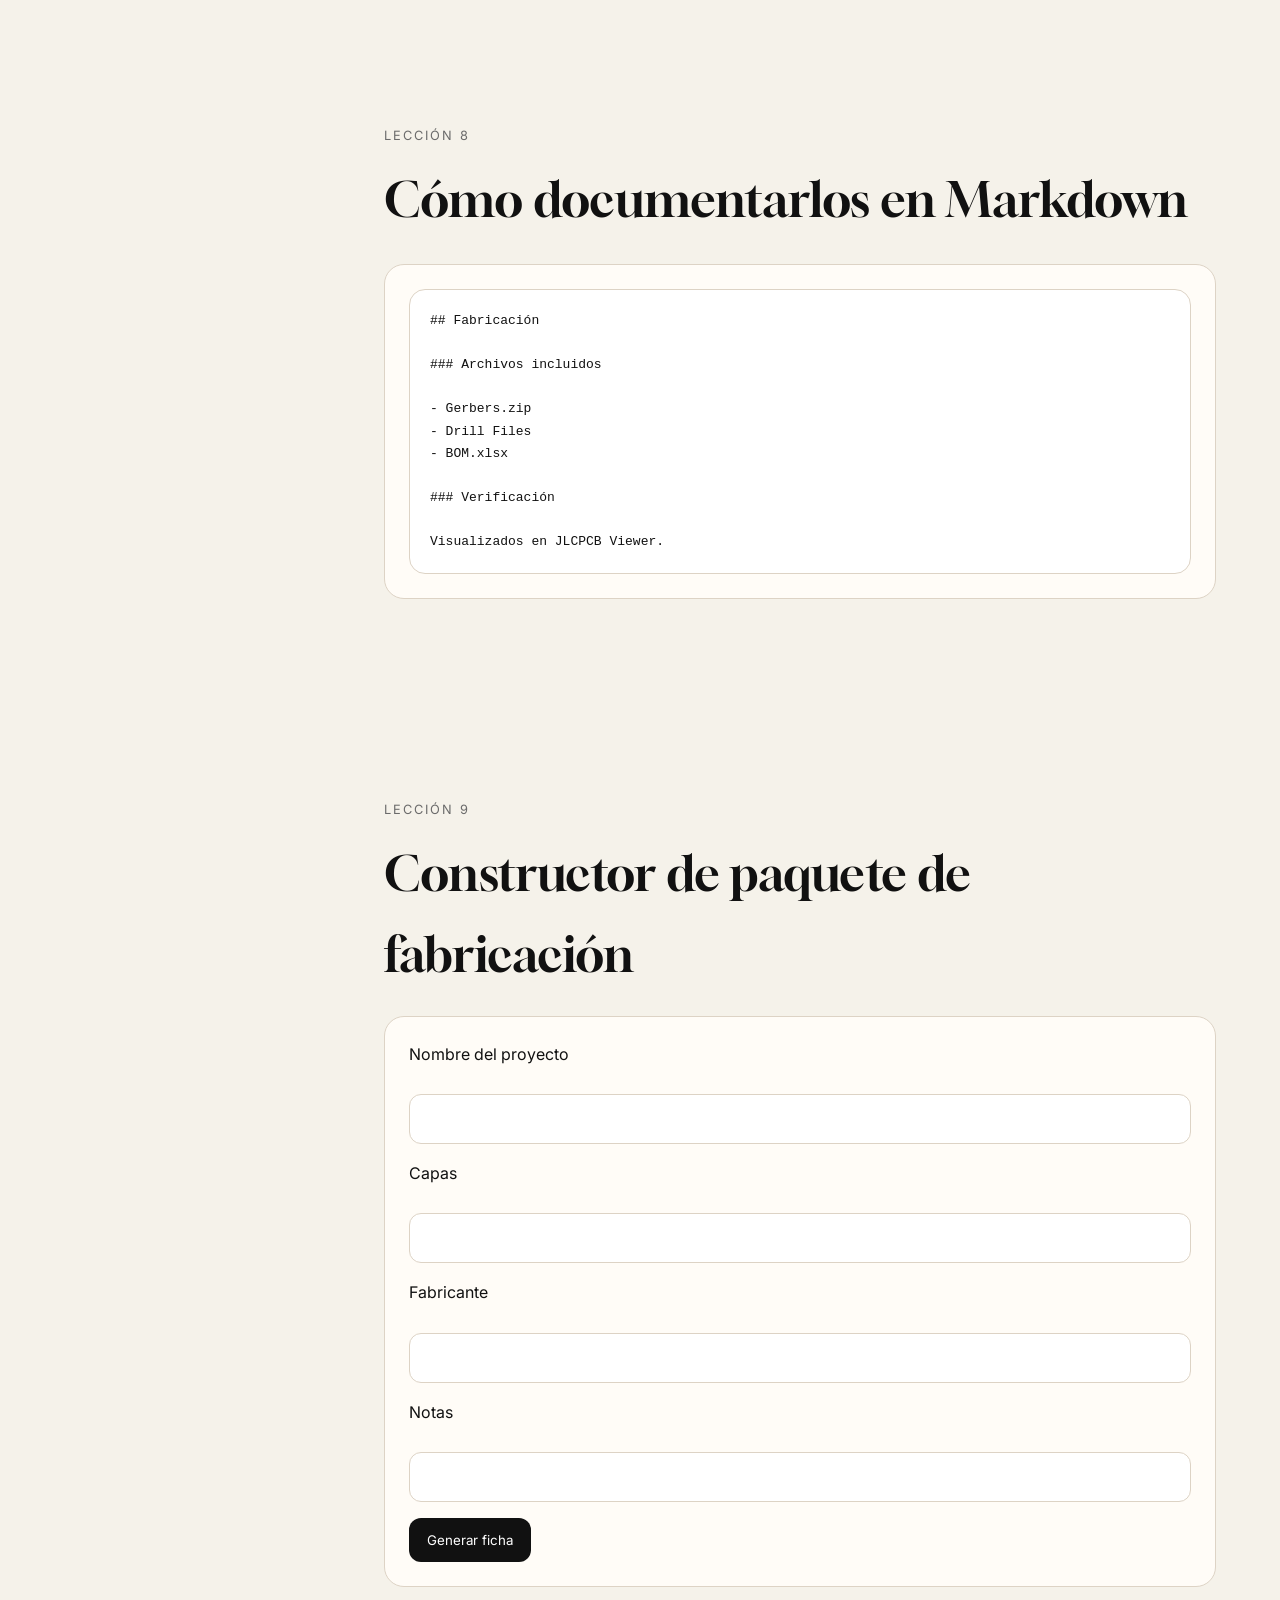
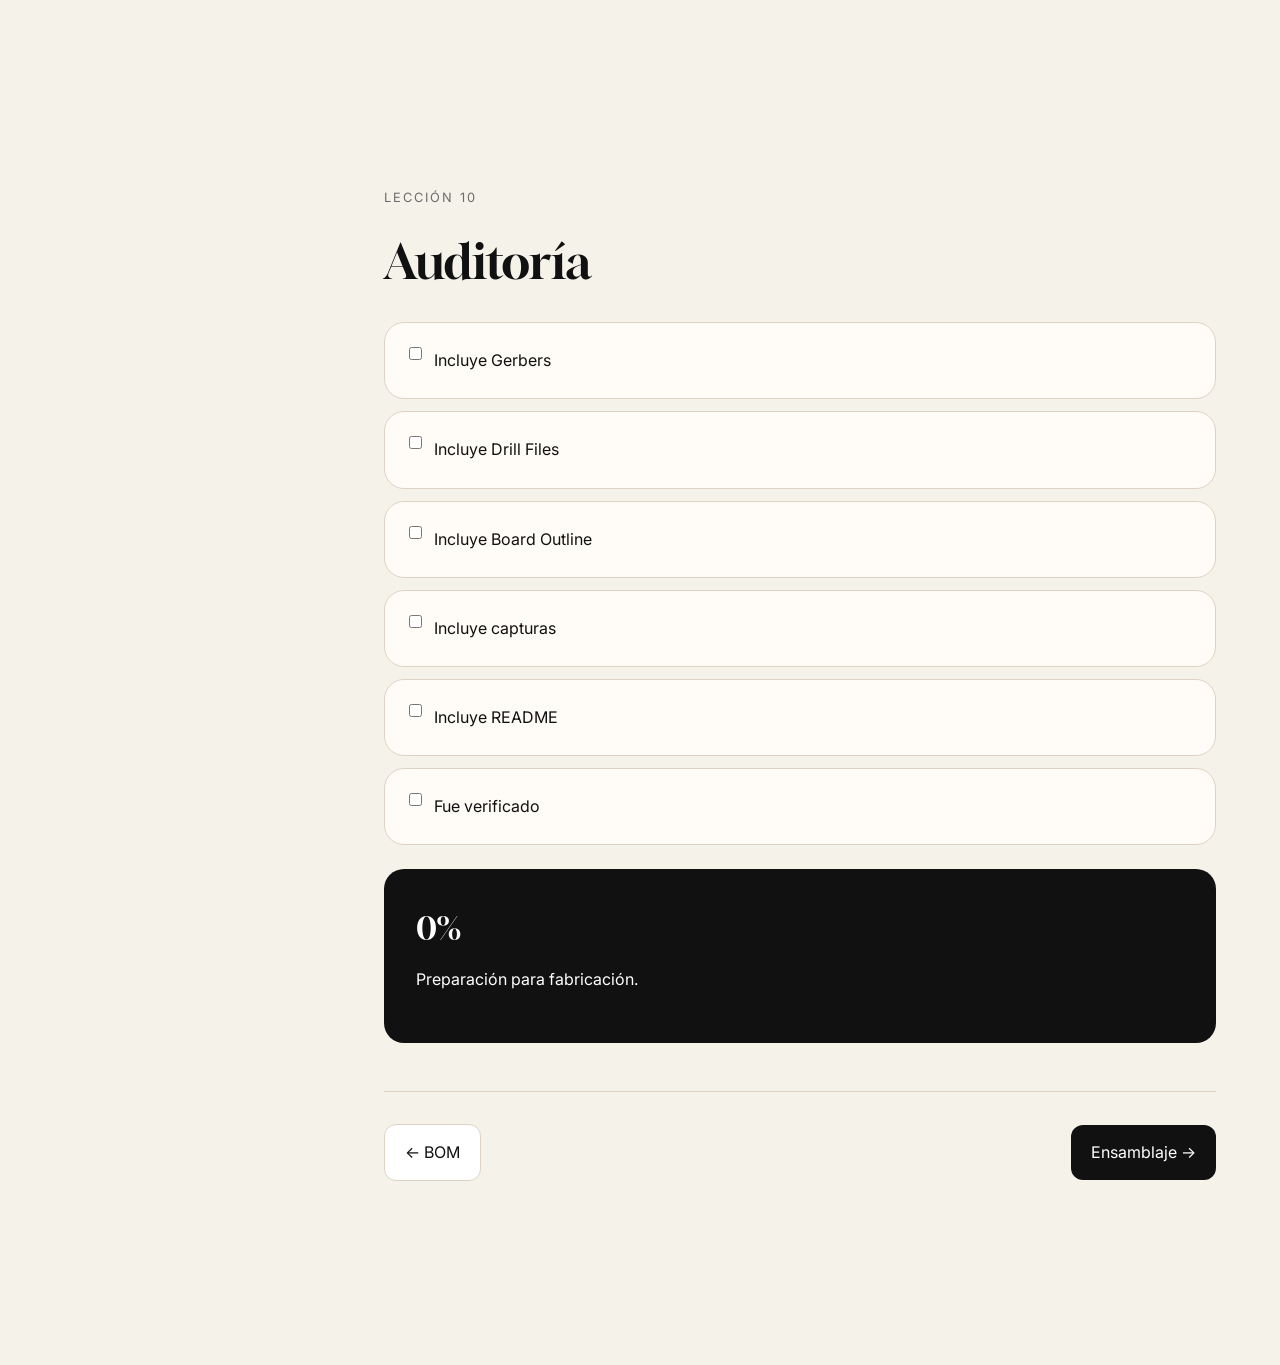
<file: gerbers.html>
<!DOCTYPE html>
<html lang="es">
<head>
<meta charset="UTF-8">
<meta name="viewport" content="width=device-width, initial-scale=1.0">
<title>Gerbers | Documentar una PCB</title>
<link href="https://fonts.googleapis.com/css2?family=Gloock&family=Inter:wght@300;400;500;600&display=swap" rel="stylesheet">
<link rel="stylesheet" href="styles.css">
</head>
<body>

<div class="app-layout">

<aside class="sidebar">

	<div class="sidebar-title">
		Documentar una PCB
	</div>

	<a
	href="introduccion.html"
	class="sidebar-home">

		Introducción

	</a>

	<div class="sidebar-group">

		<div class="sidebar-label">
			DISEÑO
		</div>

		<a href="problema.html">
			Problema
		</a>

		<a href="requisitos_actualizado.html">
			Requisitos
		</a>

		<a href="arquitectura_actualizado.html">
			Arquitectura
		</a>

		<a href="esquematico.html">
			Esquemático
		</a>

		<a href="componentes_actualizado.html">
			Componentes
		</a>

	</div>

	<div class="sidebar-group">

		<div class="sidebar-label">
			DOCUMENTACIÓN
		</div>

		<a href="bom.html">
			BOM
		</a>

		<a href="calculos.html">
			Cálculos
		</a>

		<a href="simulaciones.html">
			Simulaciones
		</a>

		<a href="gerbers.html">
			Gerbers
		</a>

		<a href="readme.html">
			README
		</a>

		<a href="github.html">
			GitHub
		</a>

		<a href="consejos-finales.html">
			Consejos finales
		</a>

	</div>

</aside>

<main class="content">

<div class="course-progress">
<div class="course-progress-fill" style="width:55%;"></div>
</div>

<p class="course-progress-text">8 de 14 módulos de documentación</p>

<section>
<div class="container">
<div class="lesson-tag">Lección 1</div>
<h2>¿Qué son los Gerbers?</h2>
<p>Los archivos Gerber son el lenguaje que utilizan los fabricantes para construir una PCB. El fabricante no abre tu proyecto de KiCad, Altium o Eagle: abre los Gerbers.</p>
<div class="grid-2">
<div class="card bad">
<h3>Error común</h3>
<p>Enviar únicamente el archivo .kicad_pcb.</p>
</div>
<div class="card good">
<h3>Correcto</h3>
<p>Enviar Gerbers, taladros y documentación de fabricación.</p>
</div>
</div>
</div>
</section>

<section>
<div class="container">
<div class="lesson-tag">Lección 2</div>
<h2>¿Por qué documentarlos?</h2>
<p>La documentación de fabricación permite que cualquier persona genere nuevamente los archivos sin depender del autor original.</p>
<ul>
<li>Evita errores de producción.</li>
<li>Permite auditorías.</li>
<li>Facilita mantenimiento.</li>
<li>Reduce retrabajos.</li>
</ul>
</div>
</section>

<section>
<div class="container">
<div class="lesson-tag">Lección 3</div>
<h2>Archivos mínimos</h2>

<table>
<tr><th>Archivo</th><th>Propósito</th></tr>
<tr><td>Top Copper</td><td>Pistas capa superior.</td></tr>
<tr><td>Bottom Copper</td><td>Pistas capa inferior.</td></tr>
<tr><td>Top Silkscreen</td><td>Texto superior.</td></tr>
<tr><td>Bottom Silkscreen</td><td>Texto inferior.</td></tr>
<tr><td>Solder Mask</td><td>Aperturas de máscara.</td></tr>
<tr><td>Drill File</td><td>Taladros.</td></tr>
<tr><td>Board Outline</td><td>Contorno de la PCB.</td></tr>
</table>

</div>
</section>

<section>
<div class="container">
<div class="lesson-tag">Lección 4</div>
<h2>Estructura de entrega</h2>

<div class="card">
<pre>
Proyecto/
│
├── Gerbers.zip
├── BOM.xlsx
├── PickAndPlace.csv
├── README.md
└── Preview.png
</pre>
</div>

<p>Una entrega profesional incluye más que los Gerbers.</p>
</div>
</section>

<section>
<div class="container">
<div class="lesson-tag">Lección 5</div>
<h2>Capturas obligatorias</h2>

<p>Antes de publicar una PCB documenta visualmente:</p>

<div class="grid-2">

<div class="card">
<h3>Vista superior</h3>
<p>Componentes y serigrafía.</p>
</div>

<div class="card">
<h3>Vista inferior</h3>
<p>Ruteo y capas.</p>
</div>

<div class="card">
<h3>Vista 3D</h3>
<p>Verificación mecánica.</p>
</div>

<div class="card">
<h3>Stackup</h3>
<p>Estructura de capas.</p>
</div>

</div>

</div>
</section>

<section>
<div class="container">
<div class="lesson-tag">Lección 6</div>
<h2>Cómo verificar los Gerbers</h2>

<p>Nunca publiques archivos sin revisarlos en un visor independiente.</p>

<table>
<tr><th>Herramienta</th><th>Uso</th></tr>
<tr><td>KiCad Gerber Viewer</td><td>Verificación local.</td></tr>
<tr><td>JLCPCB Viewer</td><td>Vista previa de fabricación.</td></tr>
<tr><td>Gerbv</td><td>Inspección avanzada.</td></tr>
</table>

</div>
</section>

<section>
<div class="container">
<div class="lesson-tag">Lección 7</div>
<h2>Ejemplo profesional</h2>

<div class="card">
<h3>Objetivo</h3>
<p>Fabricar una PCB de monitoreo ambiental.</p>

<h3>Archivos generados</h3>
<p>Gerbers RS-274X, Drill Excellon y Board Outline.</p>

<h3>Verificación</h3>
<p>Visualización en KiCad y JLCPCB.</p>

<h3>Resultado</h3>
<p>Fabricación exitosa sin errores.</p>
</div>

</div>
</section>

<section>
<div class="container">
<div class="lesson-tag">Lección 8</div>
<h2>Cómo documentarlos en Markdown</h2>

<div class="card">
<pre>
## Fabricación

### Archivos incluidos

- Gerbers.zip
- Drill Files
- BOM.xlsx

### Verificación

Visualizados en JLCPCB Viewer.
</pre>
</div>

</div>
</section>

<section>
<div class="container">
<div class="lesson-tag">Lección 9</div>
<h2>Constructor de paquete de fabricación</h2>

<div class="question">

<p>Nombre del proyecto</p>
<input id="proyecto">

<p>Capas</p>
<input id="capas">

<p>Fabricante</p>
<input id="fabricante">

<p>Notas</p>
<input id="notas">

<button onclick="addPackage()">Generar ficha</button>

</div>

<div id="package-output"></div>

</div>
</section>

<section>
<div class="container">
<div class="lesson-tag">Lección 10</div>
<h2>Auditoría</h2>

<div class="checklist">
<div class="audit-item"><label><input type="checkbox" class="audit"> Incluye Gerbers</label></div>
<div class="audit-item"><label><input type="checkbox" class="audit"> Incluye Drill Files</label></div>
<div class="audit-item"><label><input type="checkbox" class="audit"> Incluye Board Outline</label></div>
<div class="audit-item"><label><input type="checkbox" class="audit"> Incluye capturas</label></div>
<div class="audit-item"><label><input type="checkbox" class="audit"> Incluye README</label></div>
<div class="audit-item"><label><input type="checkbox" class="audit"> Fue verificado</label></div>
</div>

<div class="result">
<h3 id="audit-score">0%</h3>
<p>Preparación para fabricación.</p>
</div>

<div class="page-navigation">
<a href="bom.html" class="nav-button secondary">← BOM</a>
<a href="ensamblaje.html" class="nav-button">Ensamblaje →</a>
</div>

</div>
</section>

<script>
function addPackage(){
const output=document.getElementById("package-output");
output.innerHTML += `<div class="card">
<h3>${document.getElementById("proyecto").value}</h3>
<p><strong>Capas:</strong> ${document.getElementById("capas").value}</p>
<p><strong>Fabricante:</strong> ${document.getElementById("fabricante").value}</p>
<p><strong>Notas:</strong> ${document.getElementById("notas").value}</p>
</div>`;
}

const audit=document.querySelectorAll('.audit');
function updateAudit(){
const total=audit.length;
const checked=[...audit].filter(x=>x.checked).length;
document.getElementById('audit-score').innerText=Math.round((checked/total)*100)+'%';
}
audit.forEach(a=>a.addEventListener('change',updateAudit));
</script>

</main>
</div>
</body>
</html>
</file>
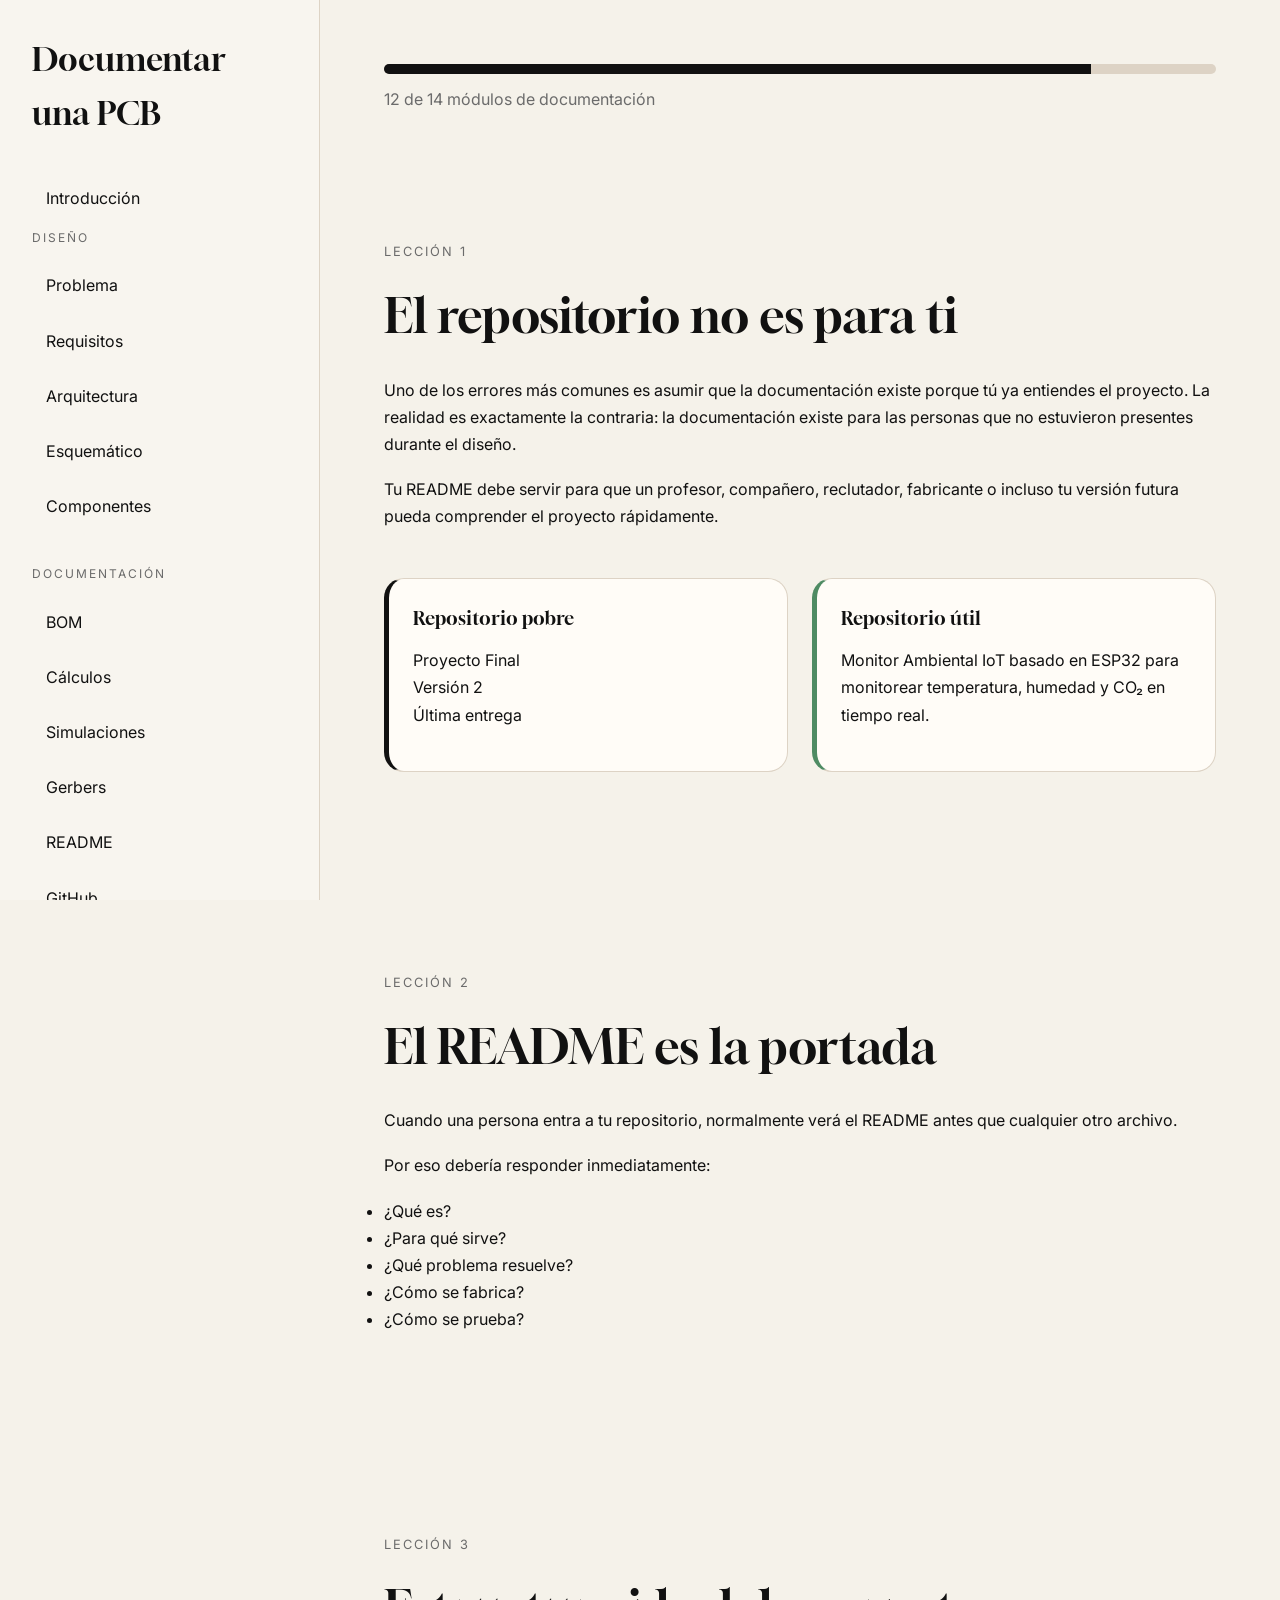
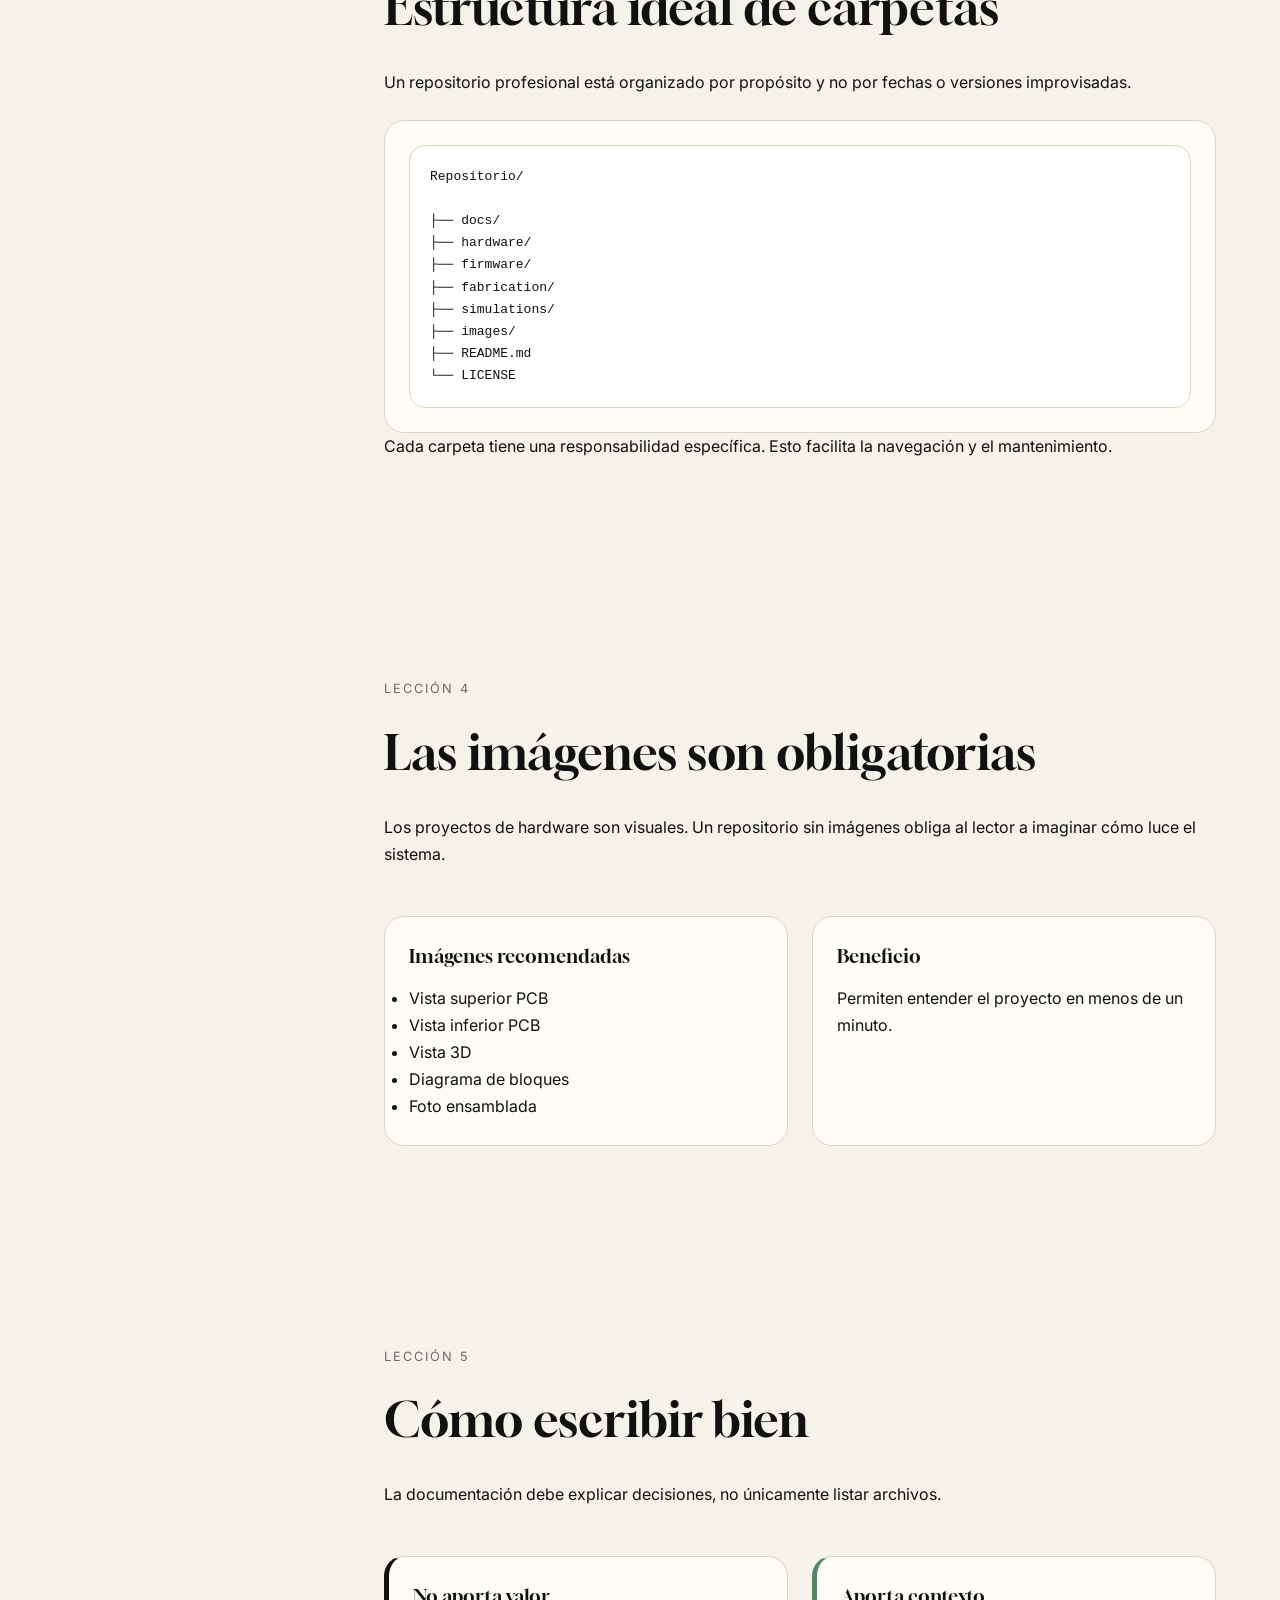
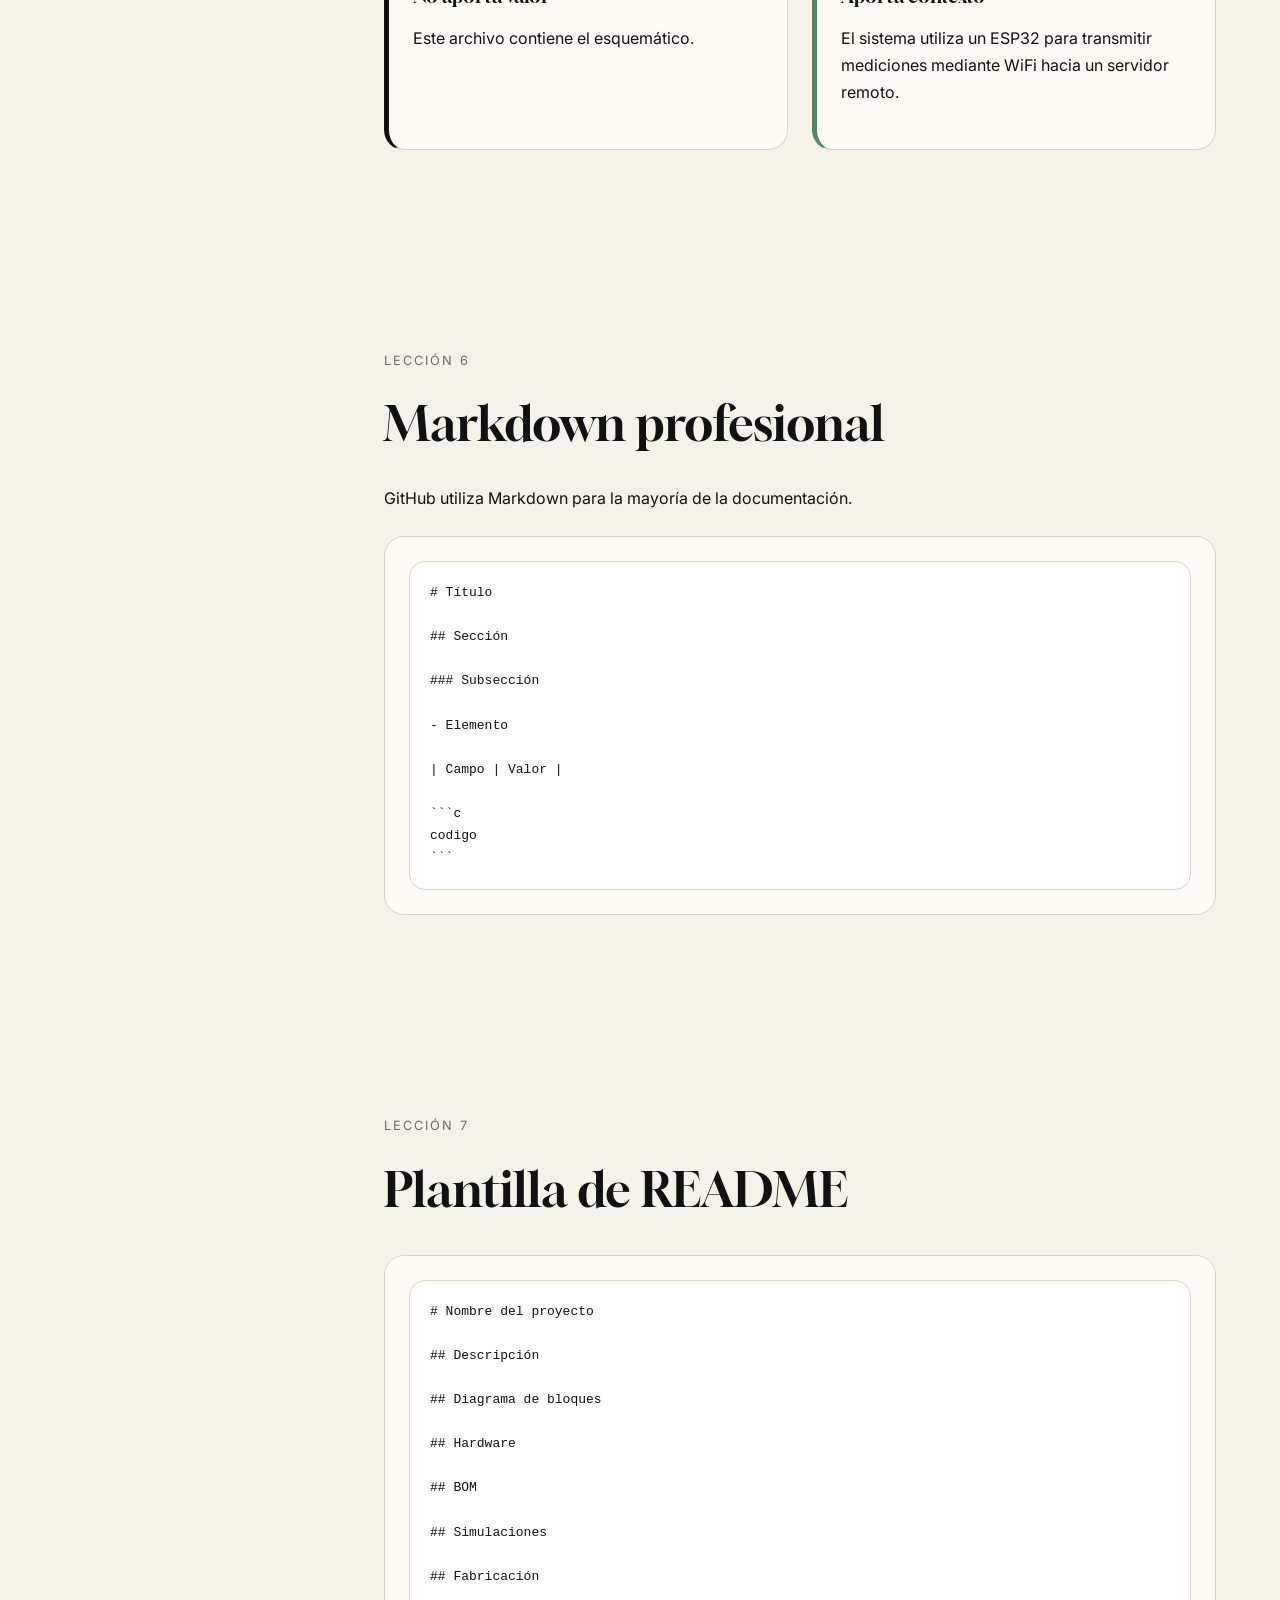
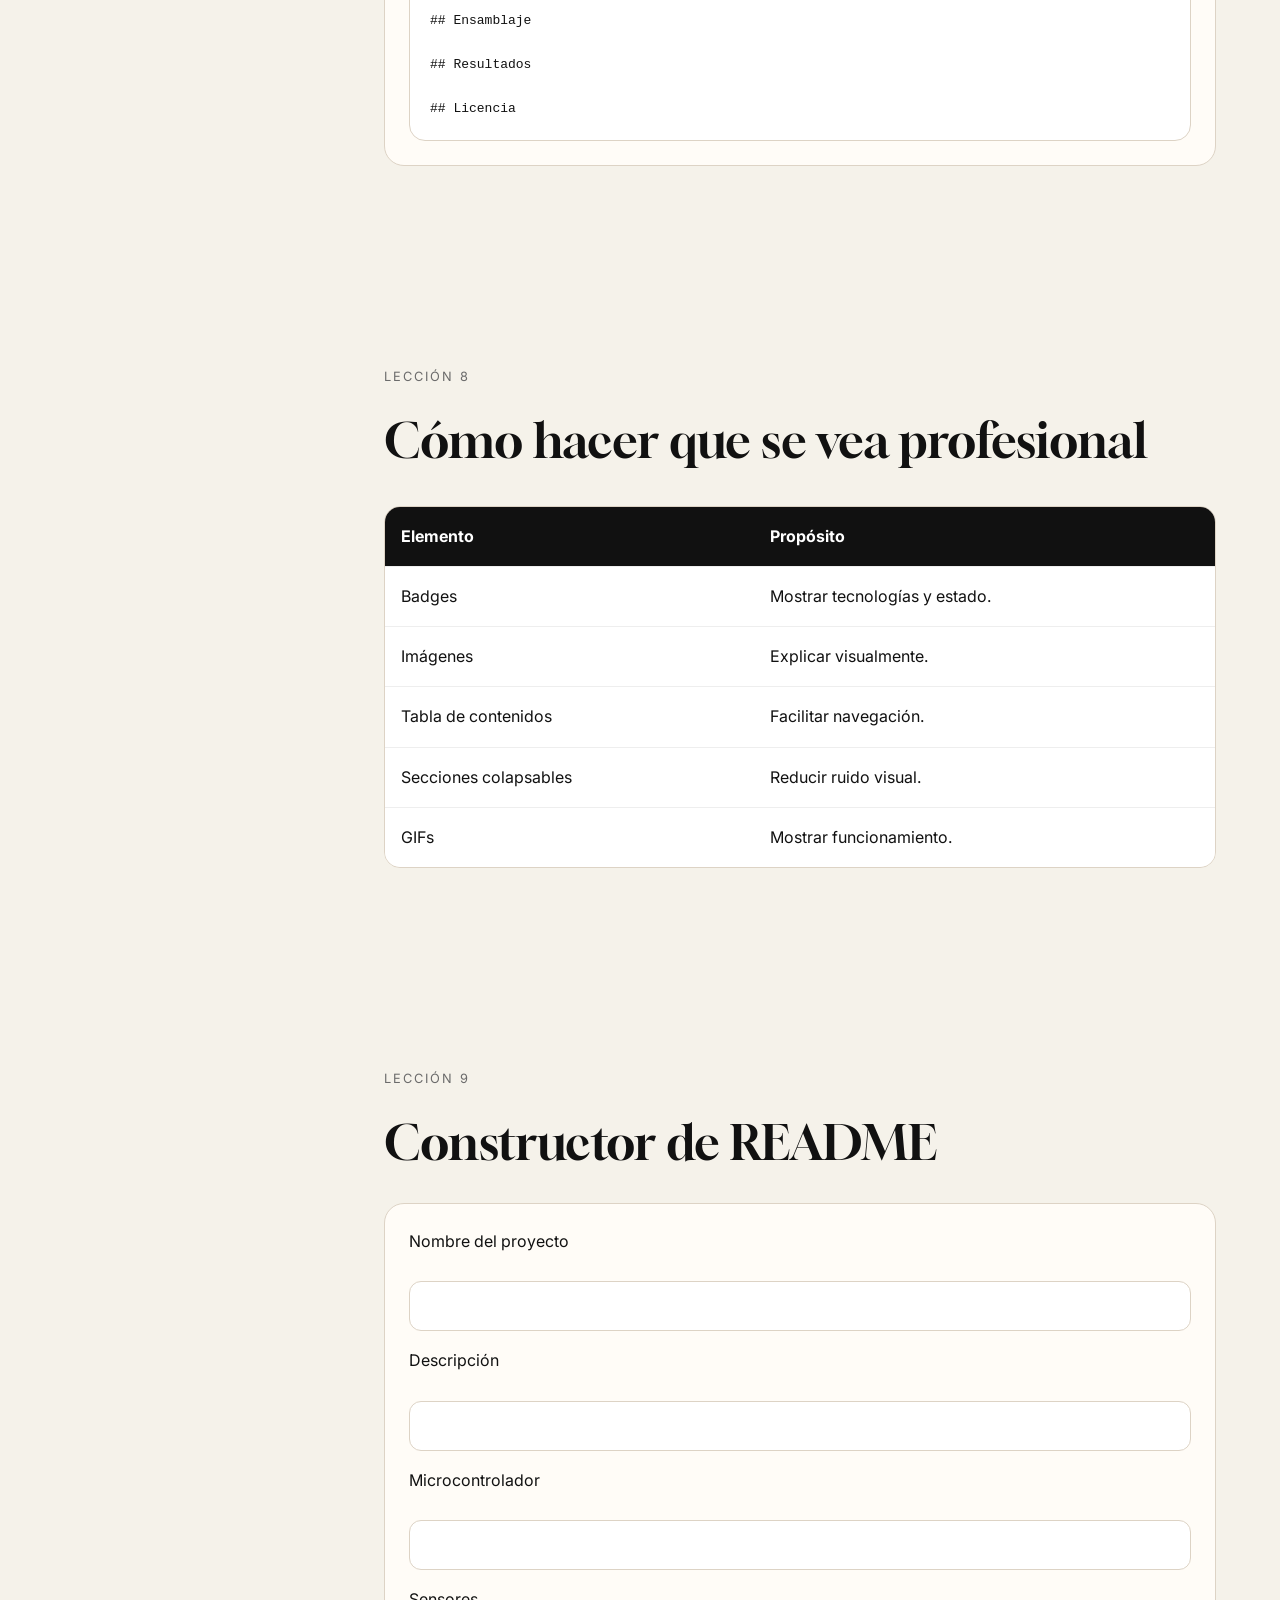
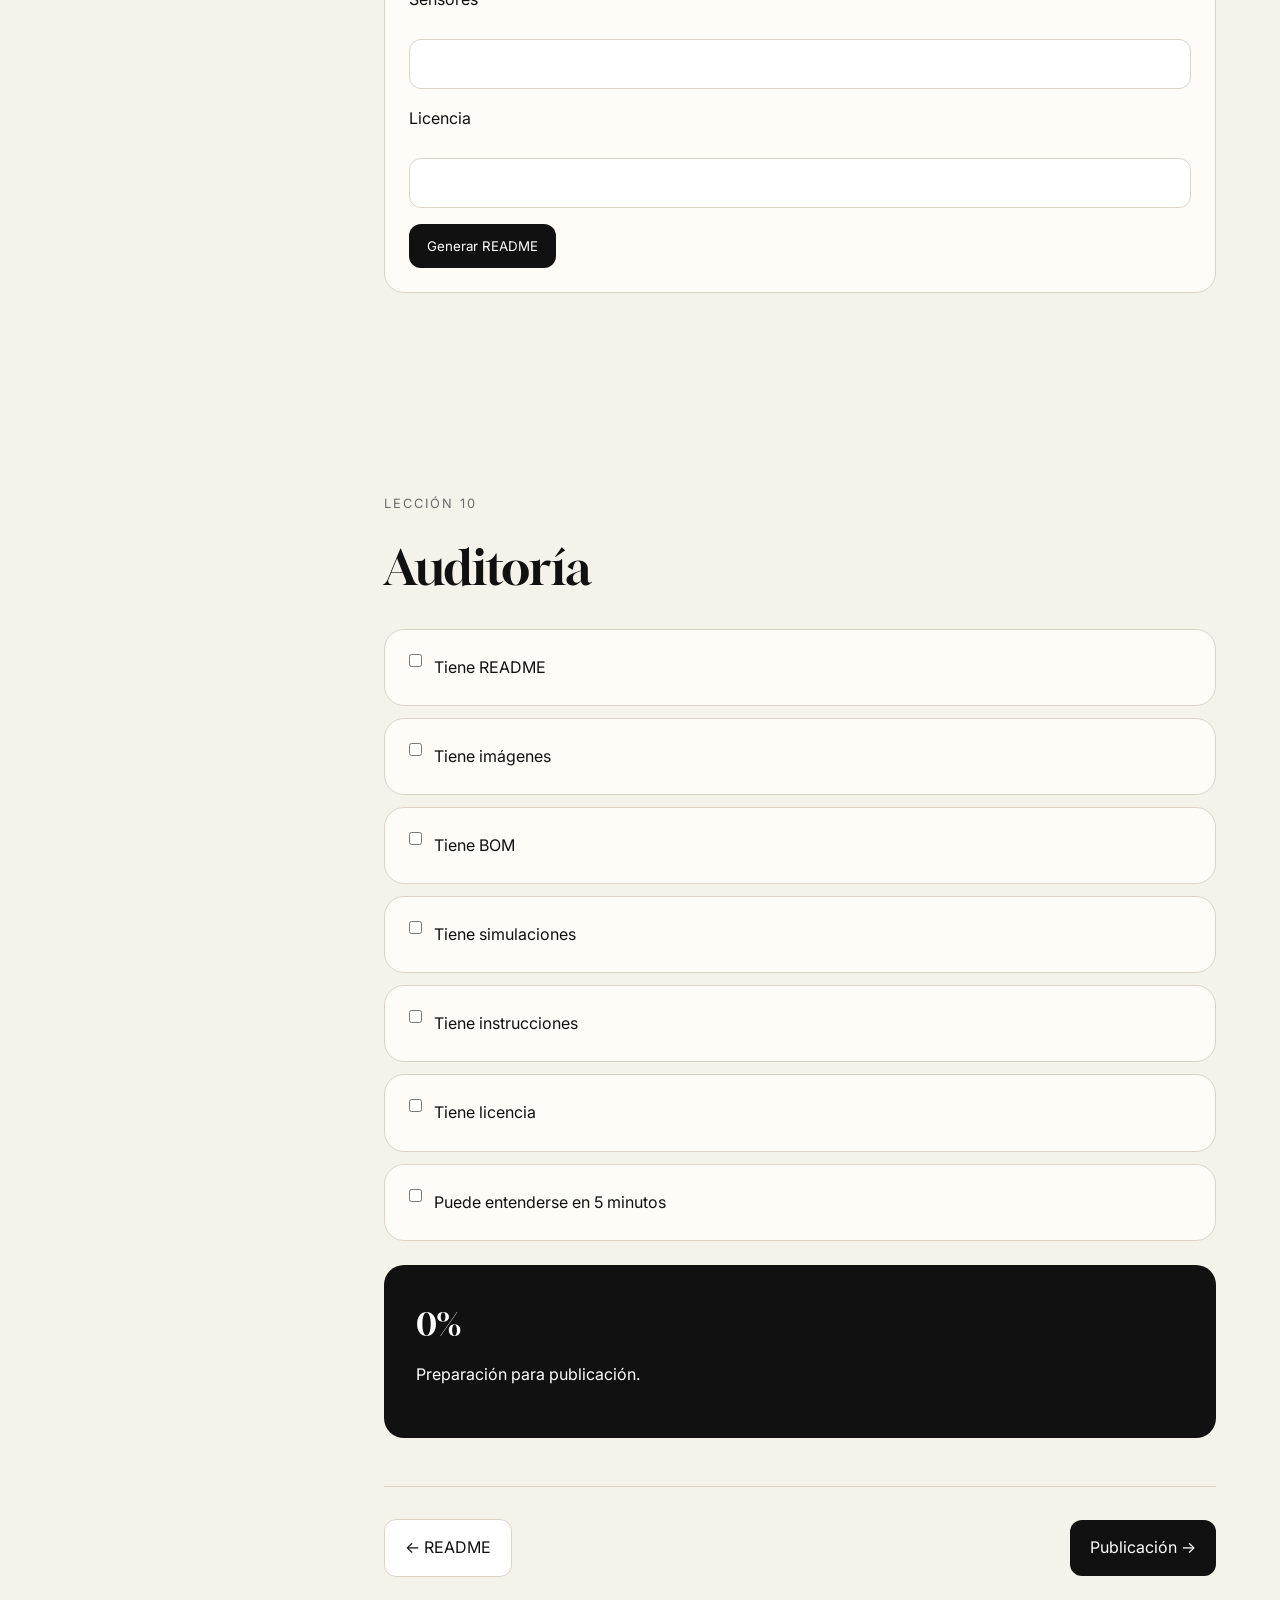
<file: github.html>
<!DOCTYPE html>
<html lang="es">
<head>
<meta charset="UTF-8">
<meta name="viewport" content="width=device-width, initial-scale=1.0">
<title>GitHub y Documentación | Documentar una PCB</title>
<link href="https://fonts.googleapis.com/css2?family=Gloock&family=Inter:wght@300;400;500;600&display=swap" rel="stylesheet">
<link rel="stylesheet" href="styles.css">
</head>
<body>

<div class="app-layout">

<aside class="sidebar">

	<div class="sidebar-title">
		Documentar una PCB
	</div>

	<a
	href="introduccion.html"
	class="sidebar-home">

		Introducción

	</a>

	<div class="sidebar-group">

		<div class="sidebar-label">
			DISEÑO
		</div>

		<a href="problema.html">
			Problema
		</a>

		<a href="requisitos_actualizado.html">
			Requisitos
		</a>

		<a href="arquitectura_actualizado.html">
			Arquitectura
		</a>

		<a href="esquematico.html">
			Esquemático
		</a>

		<a href="componentes_actualizado.html">
			Componentes
		</a>

	</div>

	<div class="sidebar-group">

		<div class="sidebar-label">
			DOCUMENTACIÓN
		</div>

		<a href="bom.html">
			BOM
		</a>

		<a href="calculos.html">
			Cálculos
		</a>

		<a href="simulaciones.html">
			Simulaciones
		</a>

		<a href="gerbers.html">
			Gerbers
		</a>

		<a href="readme.html">
			README
		</a>

		<a href="github.html">
			GitHub
		</a>

		<a href="consejos-finales.html">
			Consejos finales
		</a>

	</div>

</aside>

<main class="content">

<div class="course-progress">
<div class="course-progress-fill" style="width:85%;"></div>
</div>

<p class="course-progress-text">
12 de 14 módulos de documentación
</p>

<section>
<div class="container">

<div class="lesson-tag">
Lección 1
</div>

<h2>
El repositorio no es para ti
</h2>

<p>
Uno de los errores más comunes es asumir que la documentación existe porque tú ya entiendes el proyecto. La realidad es exactamente la contraria: la documentación existe para las personas que no estuvieron presentes durante el diseño.
</p>

<p>
Tu README debe servir para que un profesor, compañero, reclutador, fabricante o incluso tu versión futura pueda comprender el proyecto rápidamente.
</p>

<div class="grid-2">

<div class="card bad">

<h3>Repositorio pobre</h3>

<p>
Proyecto Final<br>
Versión 2<br>
Última entrega
</p>

</div>

<div class="card good">

<h3>Repositorio útil</h3>

<p>
Monitor Ambiental IoT basado en ESP32 para monitorear temperatura, humedad y CO₂ en tiempo real.
</p>

</div>

</div>

</div>
</section>

<section>
<div class="container">

<div class="lesson-tag">
Lección 2
</div>

<h2>
El README es la portada
</h2>

<p>
Cuando una persona entra a tu repositorio, normalmente verá el README antes que cualquier otro archivo.
</p>

<p>
Por eso debería responder inmediatamente:
</p>

<ul>
<li>¿Qué es?</li>
<li>¿Para qué sirve?</li>
<li>¿Qué problema resuelve?</li>
<li>¿Cómo se fabrica?</li>
<li>¿Cómo se prueba?</li>
</ul>

</div>
</section>

<section>
<div class="container">

<div class="lesson-tag">
Lección 3
</div>

<h2>
Estructura ideal de carpetas
</h2>

<p>
Un repositorio profesional está organizado por propósito y no por fechas o versiones improvisadas.
</p>

<div class="card">

<pre>
Repositorio/

├── docs/
├── hardware/
├── firmware/
├── fabrication/
├── simulations/
├── images/
├── README.md
└── LICENSE
</pre>

</div>

<p>
Cada carpeta tiene una responsabilidad específica. Esto facilita la navegación y el mantenimiento.
</p>

</div>
</section>

<section>
<div class="container">

<div class="lesson-tag">
Lección 4
</div>

<h2>
Las imágenes son obligatorias
</h2>

<p>
Los proyectos de hardware son visuales. Un repositorio sin imágenes obliga al lector a imaginar cómo luce el sistema.
</p>

<div class="grid-2">

<div class="card">
<h3>Imágenes recomendadas</h3>

<ul>
<li>Vista superior PCB</li>
<li>Vista inferior PCB</li>
<li>Vista 3D</li>
<li>Diagrama de bloques</li>
<li>Foto ensamblada</li>
</ul>

</div>

<div class="card">

<h3>Beneficio</h3>

<p>
Permiten entender el proyecto en menos de un minuto.
</p>

</div>

</div>

</div>
</section>

<section>
<div class="container">

<div class="lesson-tag">
Lección 5
</div>

<h2>
Cómo escribir bien
</h2>

<p>
La documentación debe explicar decisiones, no únicamente listar archivos.
</p>

<div class="grid-2">

<div class="card bad">

<h3>No aporta valor</h3>

<p>
Este archivo contiene el esquemático.
</p>

</div>

<div class="card good">

<h3>Aporta contexto</h3>

<p>
El sistema utiliza un ESP32 para transmitir mediciones mediante WiFi hacia un servidor remoto.
</p>

</div>

</div>

</div>
</section>

<section>
<div class="container">

<div class="lesson-tag">
Lección 6
</div>

<h2>
Markdown profesional
</h2>

<p>
GitHub utiliza Markdown para la mayoría de la documentación.
</p>

<div class="card">

<pre>
# Título

## Sección

### Subsección

- Elemento

| Campo | Valor |

```c
codigo
```
</pre>

</div>

</div>
</section>

<section>
<div class="container">

<div class="lesson-tag">
Lección 7
</div>

<h2>
Plantilla de README
</h2>

<div class="card">

<pre>
# Nombre del proyecto

## Descripción

## Diagrama de bloques

## Hardware

## BOM

## Simulaciones

## Fabricación

## Ensamblaje

## Resultados

## Licencia
</pre>

</div>

</div>
</section>

<section>
<div class="container">

<div class="lesson-tag">
Lección 8
</div>

<h2>
Cómo hacer que se vea profesional
</h2>

<table>

<tr>
<th>Elemento</th>
<th>Propósito</th>
</tr>

<tr>
<td>Badges</td>
<td>Mostrar tecnologías y estado.</td>
</tr>

<tr>
<td>Imágenes</td>
<td>Explicar visualmente.</td>
</tr>

<tr>
<td>Tabla de contenidos</td>
<td>Facilitar navegación.</td>
</tr>

<tr>
<td>Secciones colapsables</td>
<td>Reducir ruido visual.</td>
</tr>

<tr>
<td>GIFs</td>
<td>Mostrar funcionamiento.</td>
</tr>

</table>

</div>
</section>

<section>
<div class="container">

<div class="lesson-tag">
Lección 9
</div>

<h2>
Constructor de README
</h2>

<div class="question">

<p>Nombre del proyecto</p>
<input id="project-name">

<p>Descripción</p>
<input id="project-description">

<p>Microcontrolador</p>
<input id="project-mcu">

<p>Sensores</p>
<input id="project-sensors">

<p>Licencia</p>
<input id="project-license">

<button onclick="generateReadme()">
Generar README
</button>

</div>

<div id="readme-output"></div>

</div>
</section>

<section>
<div class="container">

<div class="lesson-tag">
Lección 10
</div>

<h2>
Auditoría
</h2>

<div class="checklist">

<div class="audit-item">
<label><input type="checkbox" class="audit"> Tiene README</label>
</div>

<div class="audit-item">
<label><input type="checkbox" class="audit"> Tiene imágenes</label>
</div>

<div class="audit-item">
<label><input type="checkbox" class="audit"> Tiene BOM</label>
</div>

<div class="audit-item">
<label><input type="checkbox" class="audit"> Tiene simulaciones</label>
</div>

<div class="audit-item">
<label><input type="checkbox" class="audit"> Tiene instrucciones</label>
</div>

<div class="audit-item">
<label><input type="checkbox" class="audit"> Tiene licencia</label>
</div>

<div class="audit-item">
<label><input type="checkbox" class="audit"> Puede entenderse en 5 minutos</label>
</div>

</div>

<div class="result">

<h3 id="audit-score">
0%
</h3>

<p>
Preparación para publicación.
</p>

</div>

<div class="page-navigation">

<a href="readme.html" class="nav-button secondary">
← README
</a>

<a href="publicacion.html" class="nav-button">
Publicación →
</a>

</div>

</div>
</section>

<script>

function generateReadme(){

const output =
document.getElementById("readme-output");

output.innerHTML = `
<div class="card">
<pre>
# ${document.getElementById("project-name").value}

## Descripción

${document.getElementById("project-description").value}

## Hardware

Microcontrolador:
${document.getElementById("project-mcu").value}

Sensores:
${document.getElementById("project-sensors").value}

## Licencia

${document.getElementById("project-license").value}
</pre>
</div>
`;

}

const audit =
document.querySelectorAll(".audit");

function updateAudit(){

const total =
audit.length;

const checked =
[...audit].filter(x=>x.checked).length;

document.getElementById(
"audit-score"
).innerText =
Math.round(
checked/total*100
) + "%";

}

audit.forEach(a=>{
a.addEventListener(
"change",
updateAudit
);
});

</script>

</main>

</div>

</body>
</html>
</file>
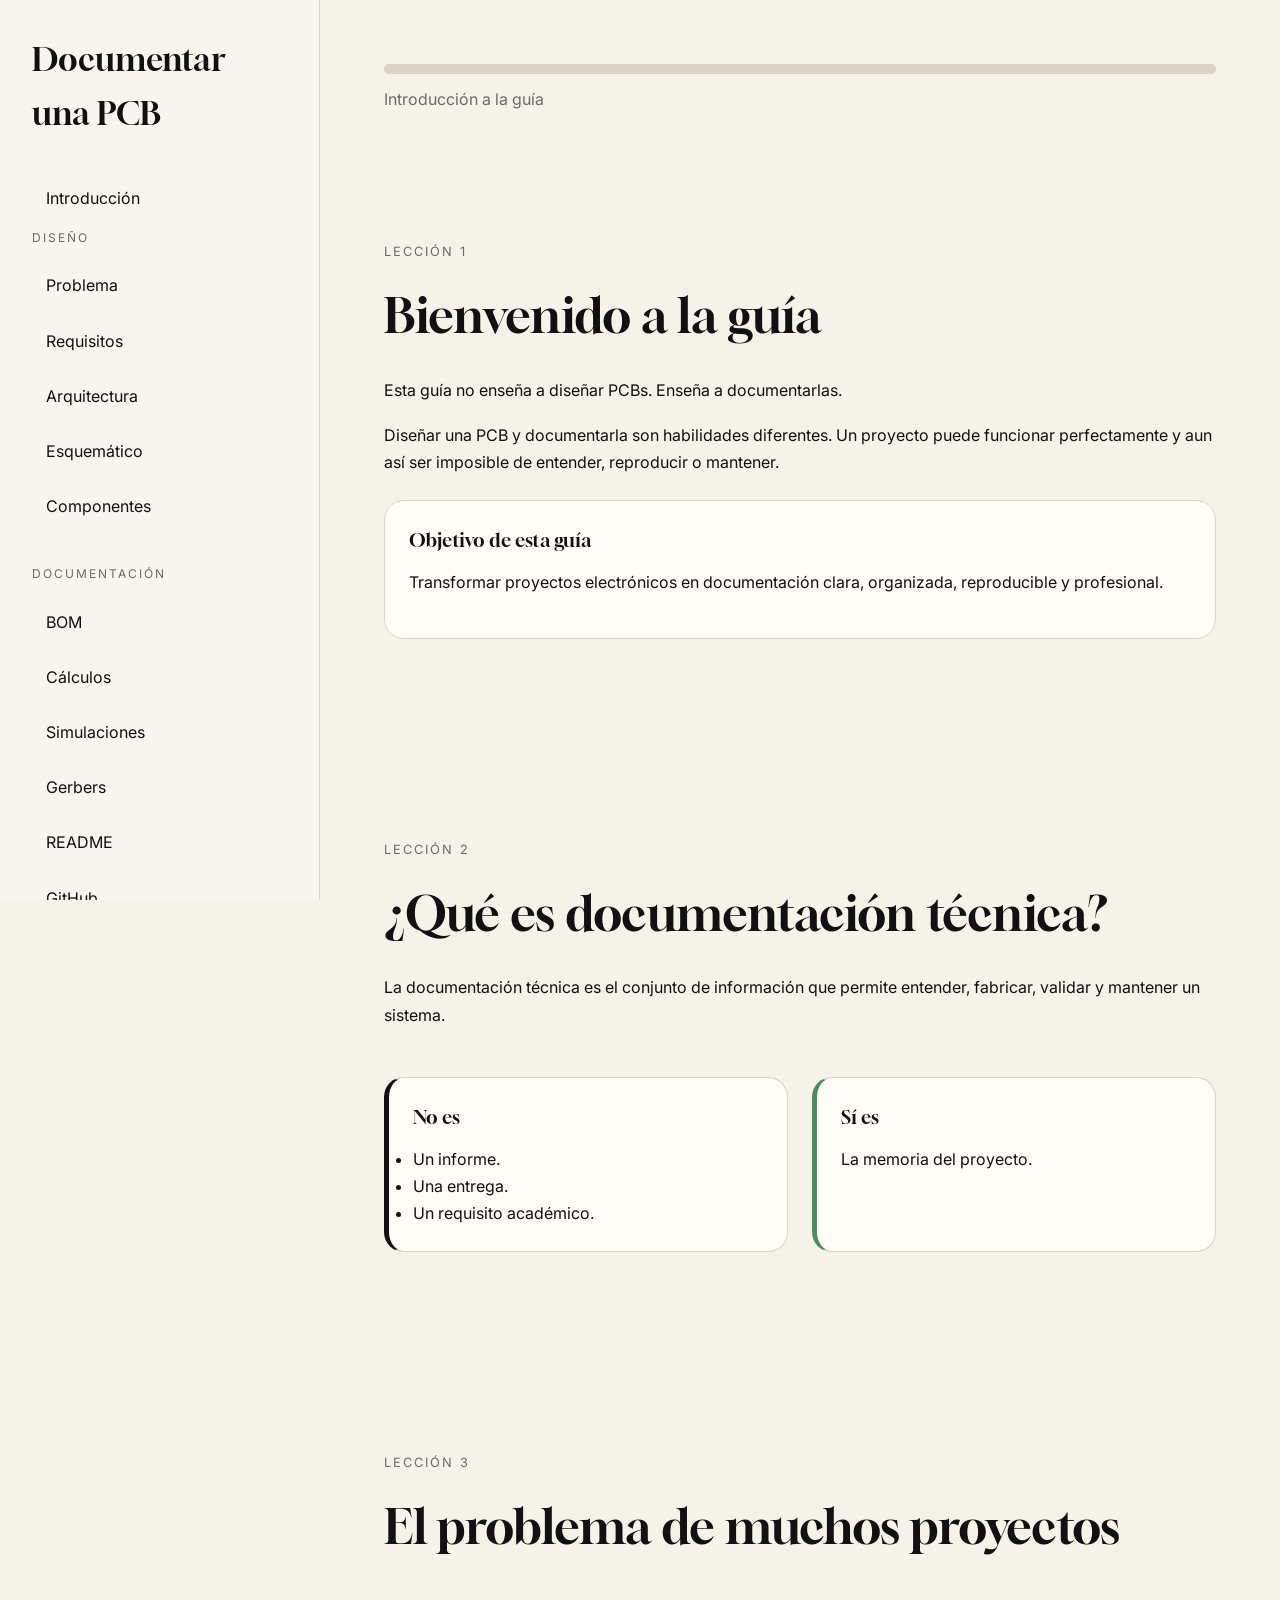
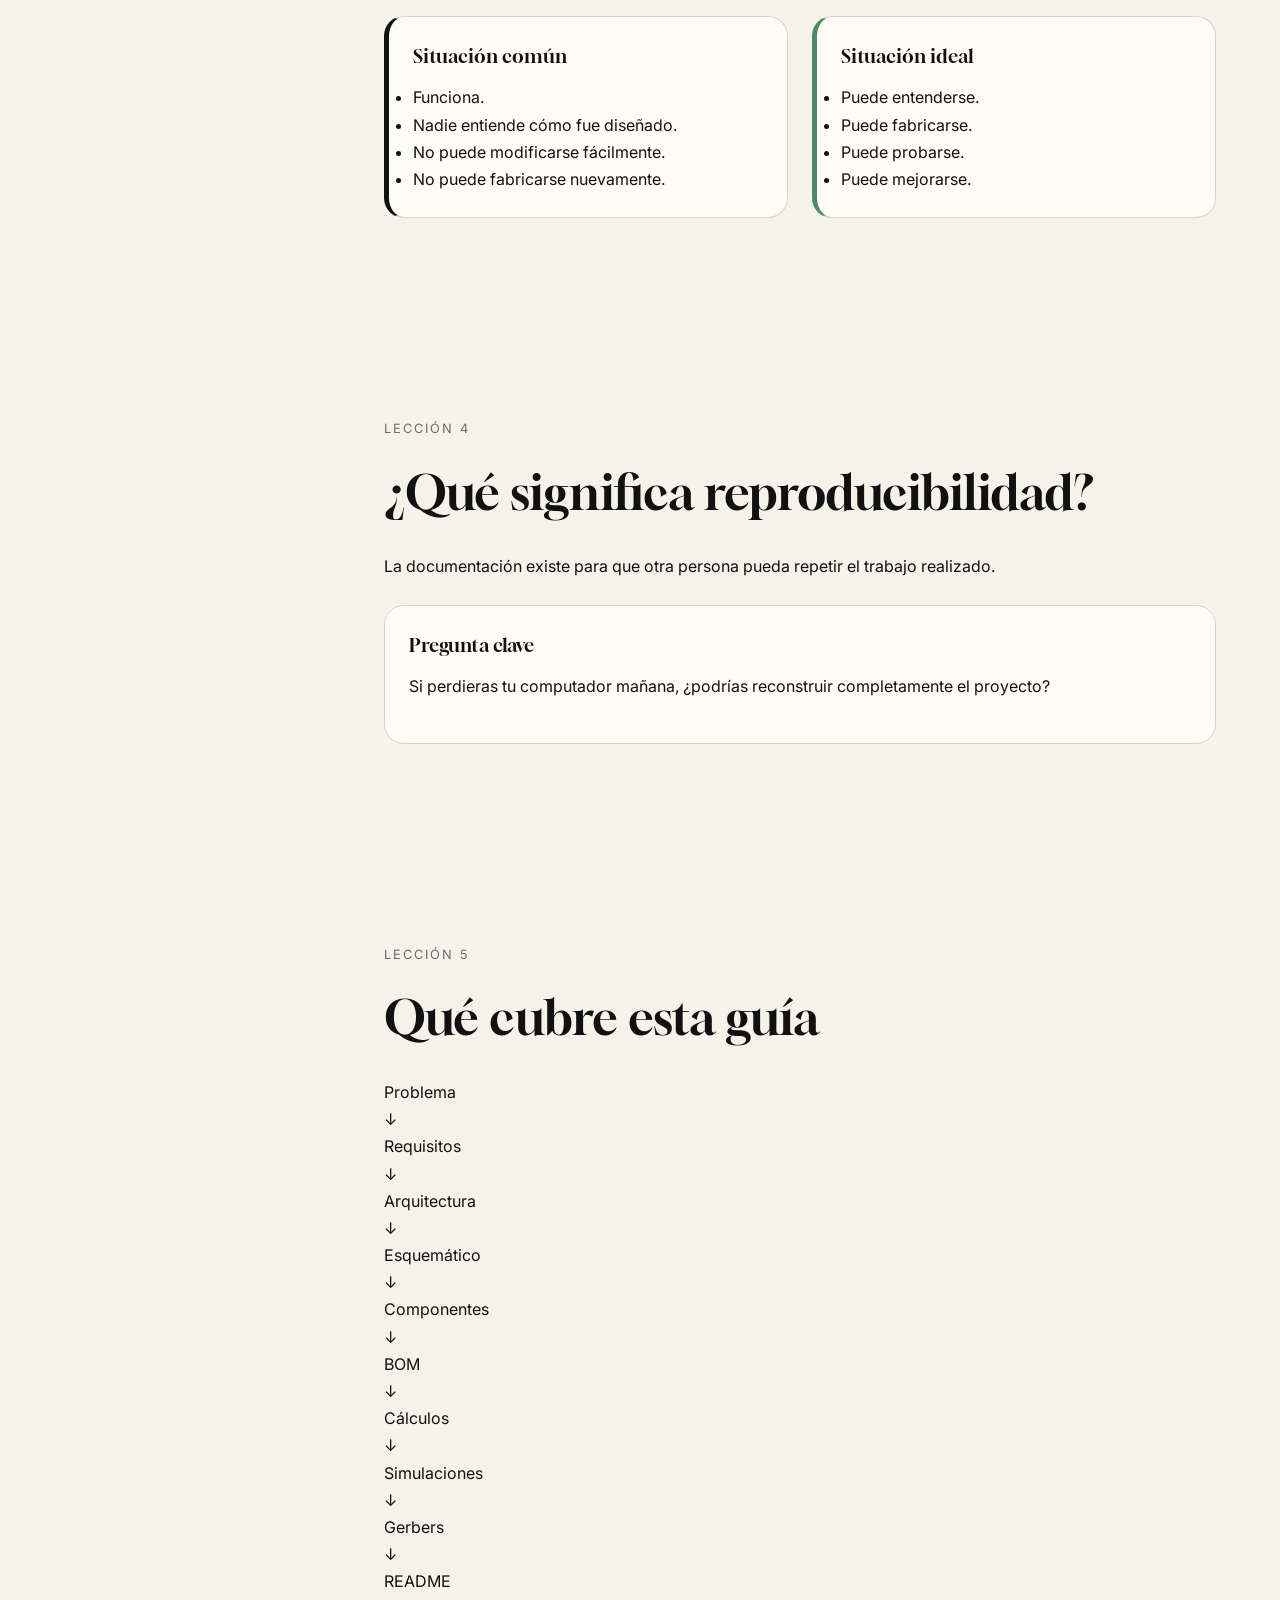
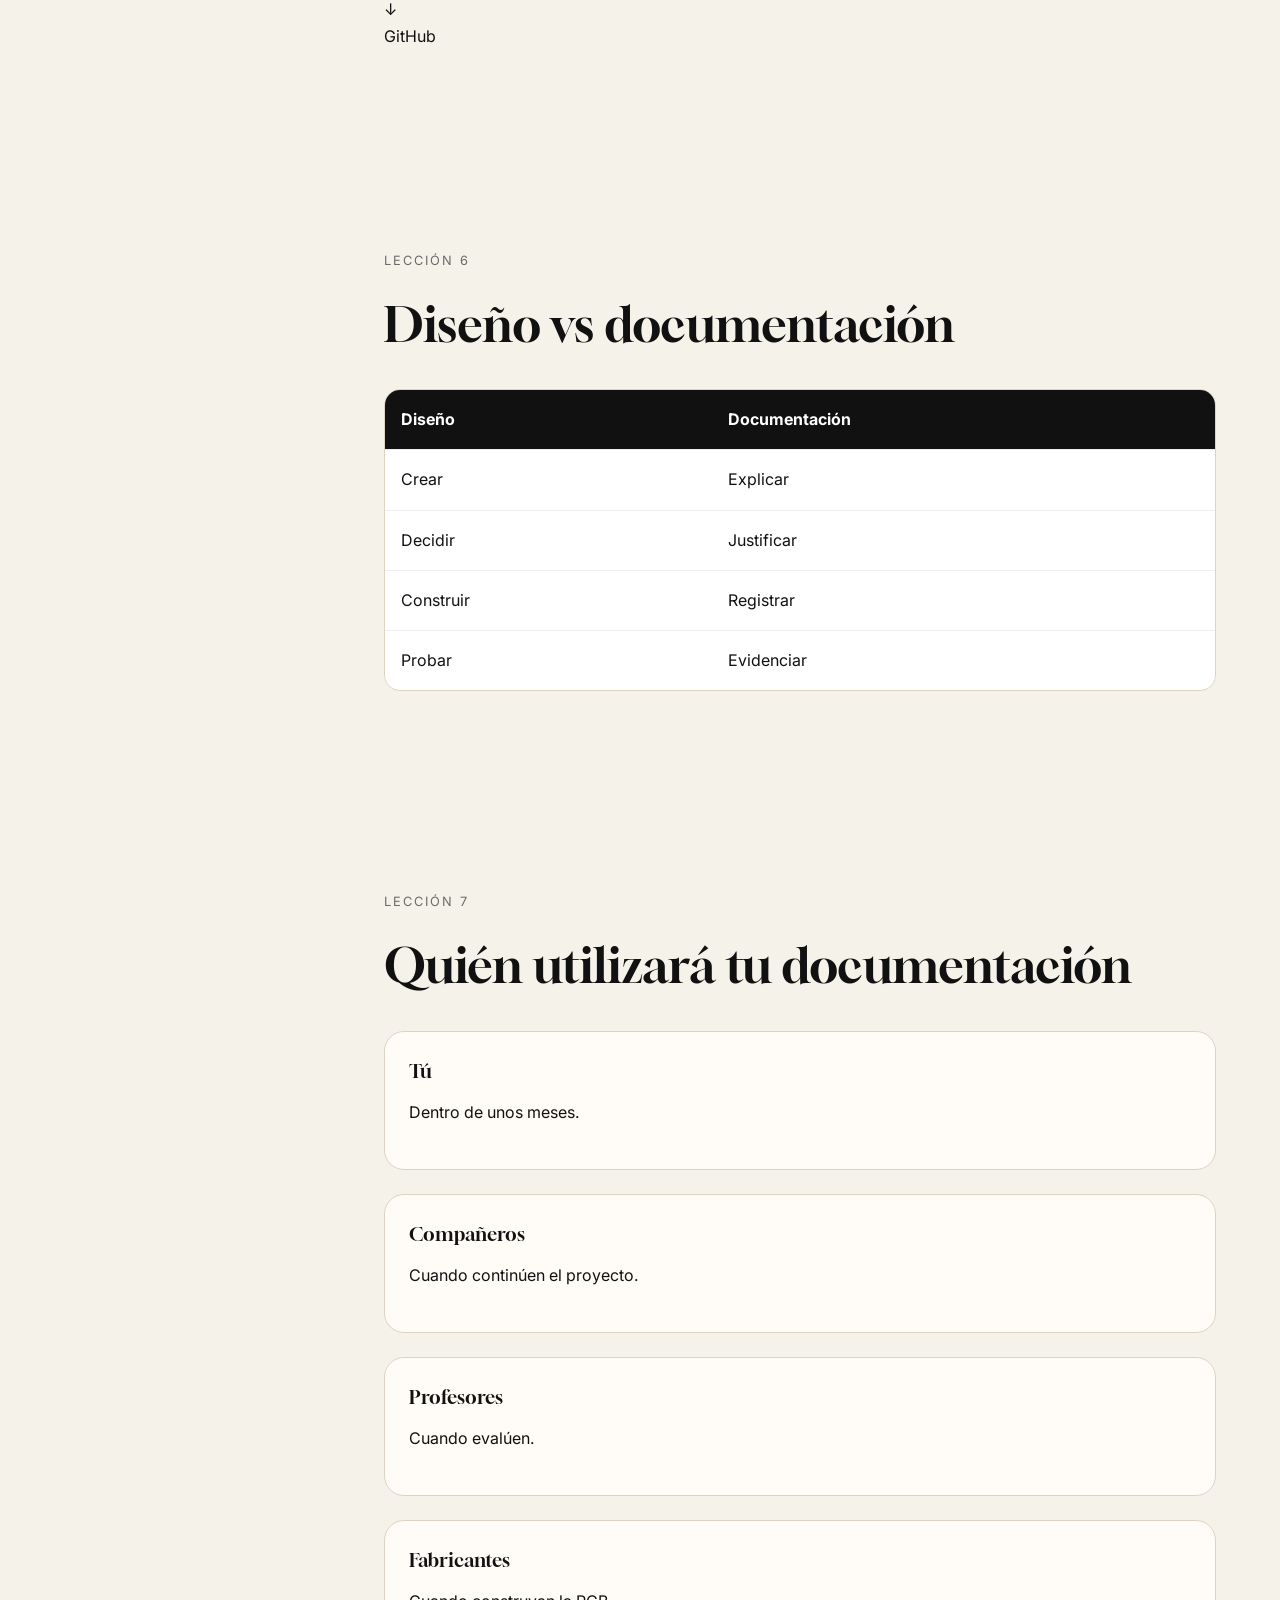
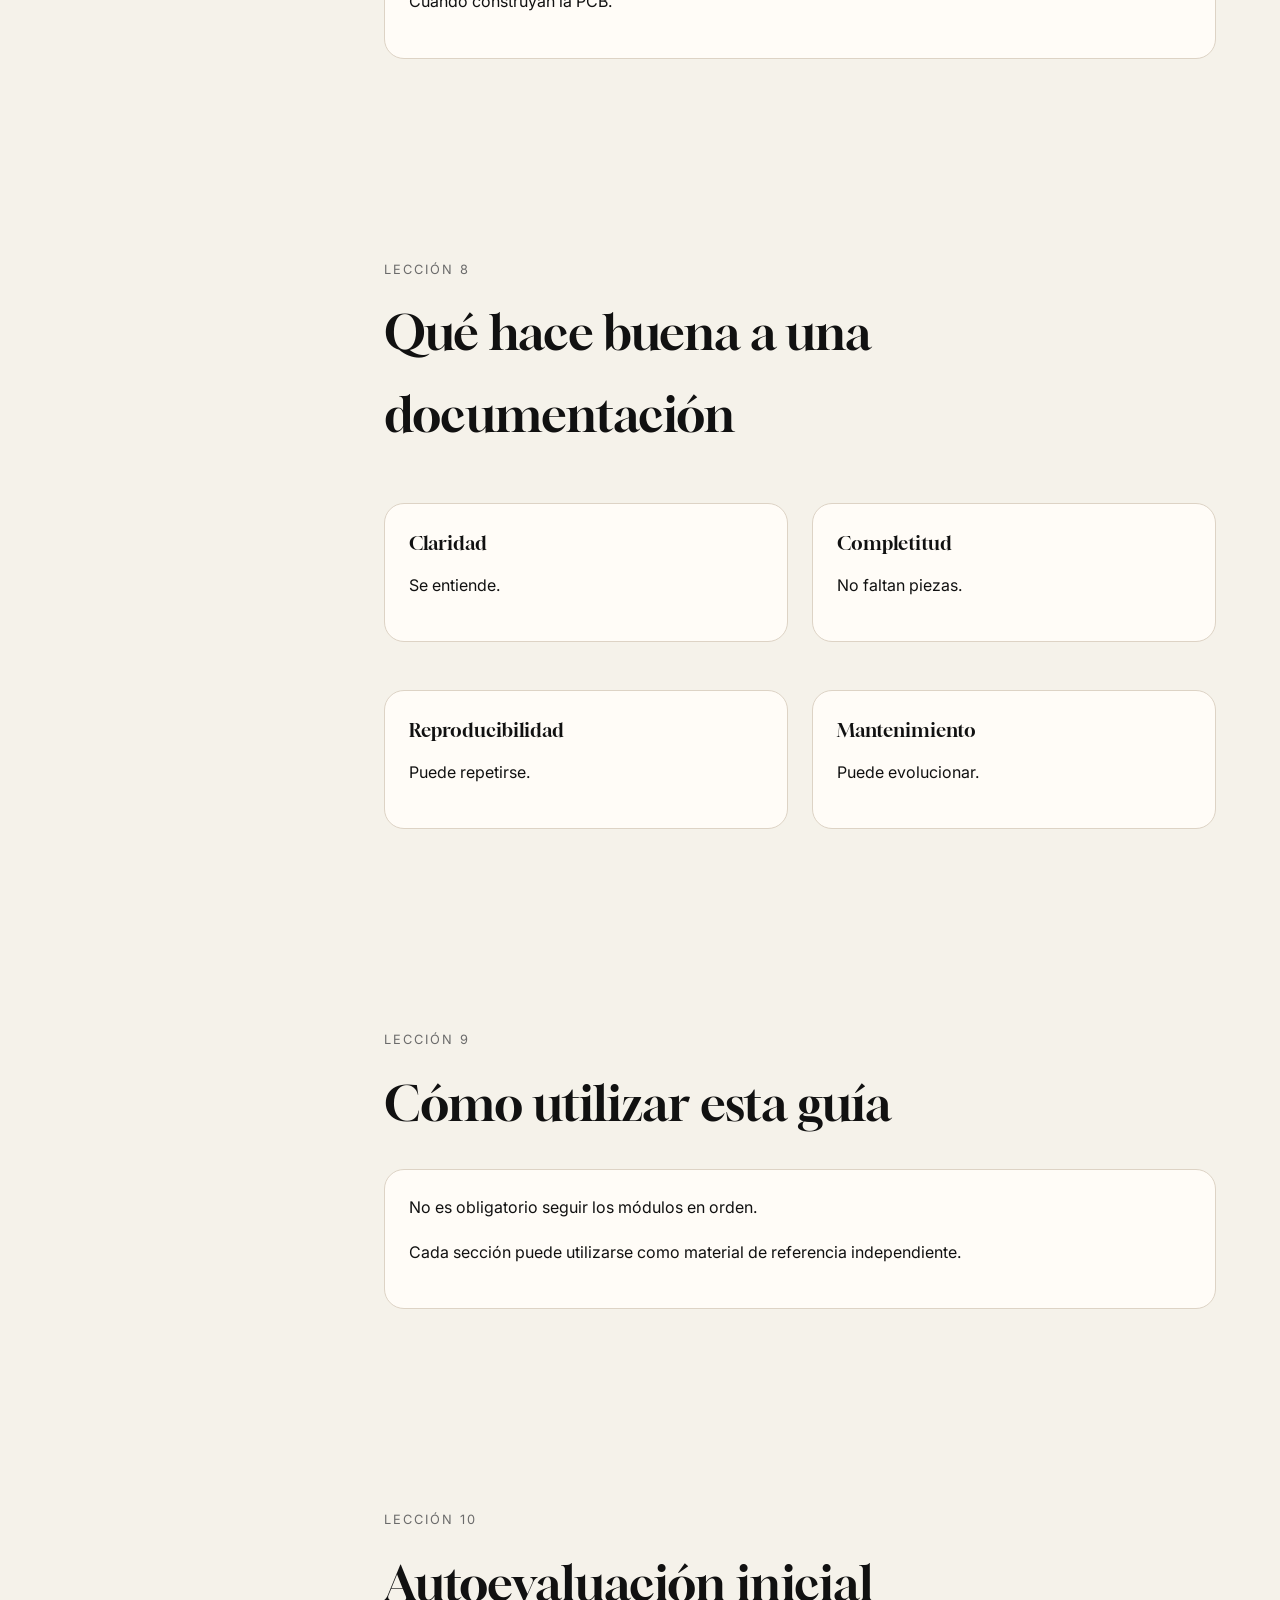
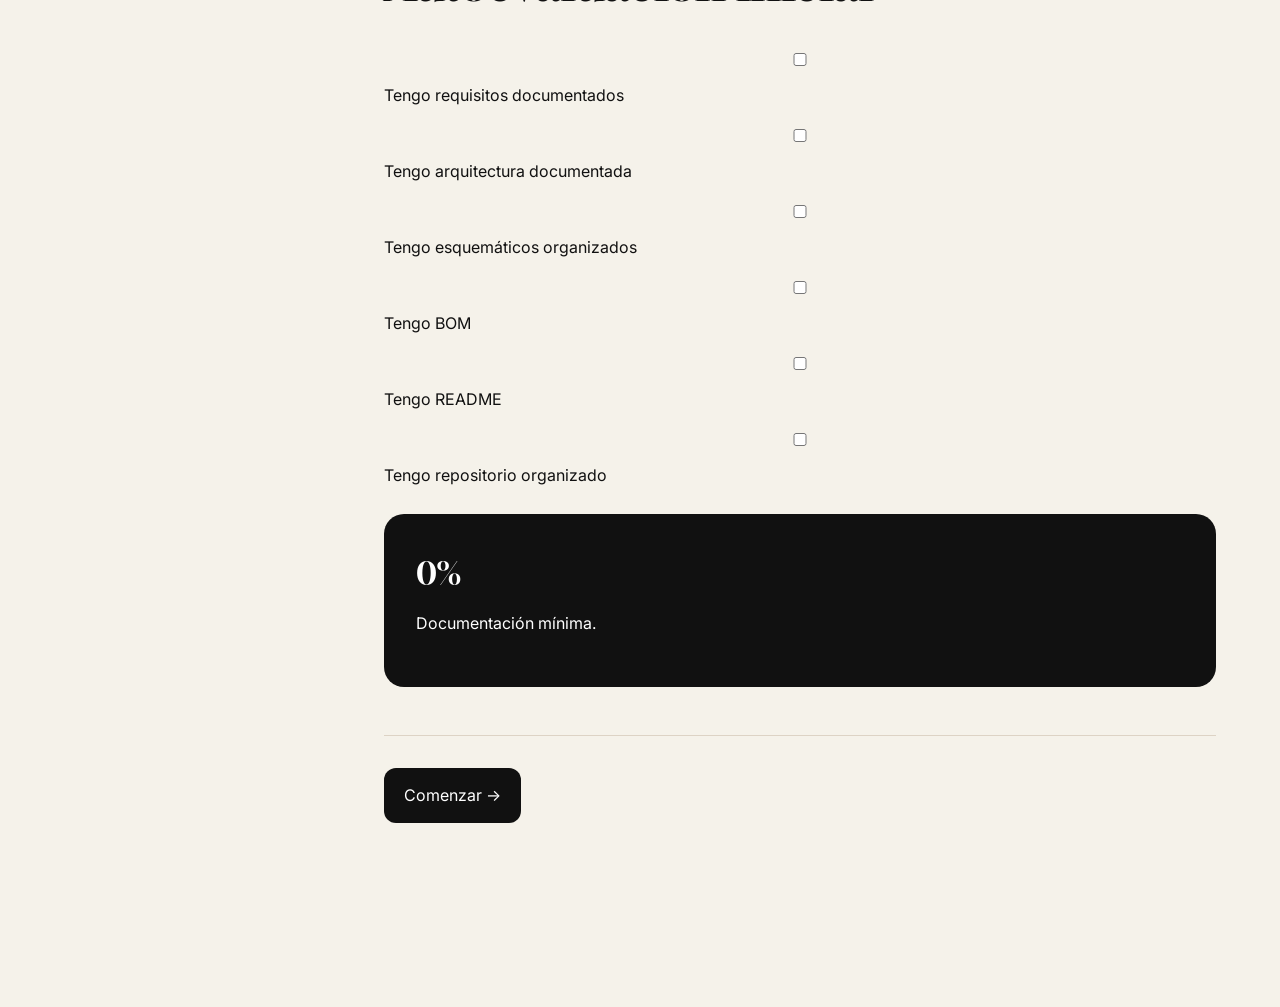
<file: introduccion.html>
<!DOCTYPE html>
<html lang="es">
<head>

<meta charset="UTF-8">
<meta name="viewport" content="width=device-width, initial-scale=1.0">

<title>Introducción | Documentar una PCB</title>

<link href="https://fonts.googleapis.com/css2?family=Gloock&family=Inter:wght@300;400;500;600&display=swap" rel="stylesheet">
<link rel="stylesheet" href="styles.css">

</head>

<body>

<div class="app-layout">

   <aside class="sidebar">

	<div class="sidebar-title">
		Documentar una PCB
	</div>

	<a
	href="introduccion.html"
	class="sidebar-home">

		Introducción

	</a>

	<div class="sidebar-group">

		<div class="sidebar-label">
			DISEÑO
		</div>

		<a href="problema.html">
			Problema
		</a>

		<a href="requisitos_actualizado.html">
			Requisitos
		</a>

		<a href="arquitectura_actualizado.html">
			Arquitectura
		</a>

		<a href="esquematico.html">
			Esquemático
		</a>

		<a href="componentes_actualizado.html">
			Componentes
		</a>

	</div>

	<div class="sidebar-group">

		<div class="sidebar-label">
			DOCUMENTACIÓN
		</div>

		<a href="bom.html">
			BOM
		</a>

		<a href="calculos.html">
			Cálculos
		</a>

		<a href="simulaciones.html">
			Simulaciones
		</a>

		<a href="gerbers.html">
			Gerbers
		</a>

		<a href="readme.html">
			README
		</a>

		<a href="github.html">
			GitHub
		</a>

		<a href="consejos-finales.html">
			Consejos finales
		</a>

	</div>

</aside>

    <!-- CONTENIDO -->

    <main class="content">

        <div class="course-progress">
            <div class="course-progress-fill" style="width:0%"></div>
        </div>

        <p class="course-progress-text">
            Introducción a la guía
        </p>

        <!-- LECCIÓN 1 -->

        <section>

            <div class="container">

                <div class="lesson-tag">
                    Lección 1
                </div>

                <h2>
                    Bienvenido a la guía
                </h2>

                <p>
                    Esta guía no enseña a diseñar PCBs.
                    Enseña a documentarlas.
                </p>

                <p>
                    Diseñar una PCB y documentarla son habilidades diferentes.
                    Un proyecto puede funcionar perfectamente y aun así ser imposible de entender, reproducir o mantener.
                </p>

                <div class="card">

                    <h3>
                        Objetivo de esta guía
                    </h3>

                    <p>
                        Transformar proyectos electrónicos en documentación clara, organizada, reproducible y profesional.
                    </p>

                </div>

            </div>

        </section>

        <!-- LECCIÓN 2 -->

        <section>

            <div class="container">

                <div class="lesson-tag">
                    Lección 2
                </div>

                <h2>
                    ¿Qué es documentación técnica?
                </h2>

                <p>
                    La documentación técnica es el conjunto de información que permite entender, fabricar, validar y mantener un sistema.
                </p>

                <div class="grid-2">

                    <div class="card bad">

                        <h3>
                            No es
                        </h3>

                        <ul>
                            <li>Un informe.</li>
                            <li>Una entrega.</li>
                            <li>Un requisito académico.</li>
                        </ul>

                    </div>

                    <div class="card good">

                        <h3>
                            Sí es
                        </h3>

                        <p>
                            La memoria del proyecto.
                        </p>

                    </div>

                </div>

            </div>

        </section>

        <!-- LECCIÓN 3 -->

        <section>

            <div class="container">

                <div class="lesson-tag">
                    Lección 3
                </div>

                <h2>
                    El problema de muchos proyectos
                </h2>

                <div class="grid-2">

                    <div class="card bad">

                        <h3>
                            Situación común
                        </h3>

                        <ul>
                            <li>Funciona.</li>
                            <li>Nadie entiende cómo fue diseñado.</li>
                            <li>No puede modificarse fácilmente.</li>
                            <li>No puede fabricarse nuevamente.</li>
                        </ul>

                    </div>

                    <div class="card good">

                        <h3>
                            Situación ideal
                        </h3>

                        <ul>
                            <li>Puede entenderse.</li>
                            <li>Puede fabricarse.</li>
                            <li>Puede probarse.</li>
                            <li>Puede mejorarse.</li>
                        </ul>

                    </div>

                </div>

            </div>

        </section>

        <!-- LECCIÓN 4 -->

        <section>

            <div class="container">

                <div class="lesson-tag">
                    Lección 4
                </div>

                <h2>
                    ¿Qué significa reproducibilidad?
                </h2>

                <p>
                    La documentación existe para que otra persona pueda repetir el trabajo realizado.
                </p>

                <div class="card">

                    <h3>
                        Pregunta clave
                    </h3>

                    <p>
                        Si perdieras tu computador mañana,
                        ¿podrías reconstruir completamente el proyecto?
                    </p>

                </div>

            </div>

        </section>

        <!-- LECCIÓN 5 -->

        <section>

            <div class="container">

                <div class="lesson-tag">
                    Lección 5
                </div>

                <h2>
                    Qué cubre esta guía
                </h2>

                <div class="timeline-vertical">

                    <div>Problema</div>
                    <div>↓</div>

                    <div>Requisitos</div>
                    <div>↓</div>

                    <div>Arquitectura</div>
                    <div>↓</div>

                    <div>Esquemático</div>
                    <div>↓</div>

                    <div>Componentes</div>
                    <div>↓</div>

                    <div>BOM</div>
                    <div>↓</div>

                    <div>Cálculos</div>
                    <div>↓</div>

                    <div>Simulaciones</div>
                    <div>↓</div>

                    <div>Gerbers</div>
                    <div>↓</div>

                    <div>README</div>
                    <div>↓</div>

                    <div>GitHub</div>

                </div>

            </div>

        </section>

        <!-- LECCIÓN 6 -->

        <section>

            <div class="container">

                <div class="lesson-tag">
                    Lección 6
                </div>

                <h2>
                    Diseño vs documentación
                </h2>

                <table>

                    <tr>
                        <th>Diseño</th>
                        <th>Documentación</th>
                    </tr>

                    <tr>
                        <td>Crear</td>
                        <td>Explicar</td>
                    </tr>

                    <tr>
                        <td>Decidir</td>
                        <td>Justificar</td>
                    </tr>

                    <tr>
                        <td>Construir</td>
                        <td>Registrar</td>
                    </tr>

                    <tr>
                        <td>Probar</td>
                        <td>Evidenciar</td>
                    </tr>

                </table>

            </div>

        </section>

        <!-- LECCIÓN 7 -->

        <section>

            <div class="container">

                <div class="lesson-tag">
                    Lección 7
                </div>

                <h2>
                    Quién utilizará tu documentación
                </h2>

                <div class="grid-4">

                    <div class="card">
                        <h3>Tú</h3>
                        <p>Dentro de unos meses.</p>
                    </div>

                    <div class="card">
                        <h3>Compañeros</h3>
                        <p>Cuando continúen el proyecto.</p>
                    </div>

                    <div class="card">
                        <h3>Profesores</h3>
                        <p>Cuando evalúen.</p>
                    </div>

                    <div class="card">
                        <h3>Fabricantes</h3>
                        <p>Cuando construyan la PCB.</p>
                    </div>

                </div>

            </div>

        </section>

        <!-- LECCIÓN 8 -->

        <section>

            <div class="container">

                <div class="lesson-tag">
                    Lección 8
                </div>

                <h2>
                    Qué hace buena a una documentación
                </h2>

                <div class="grid-2">

                    <div class="card">
                        <h3>Claridad</h3>
                        <p>Se entiende.</p>
                    </div>

                    <div class="card">
                        <h3>Completitud</h3>
                        <p>No faltan piezas.</p>
                    </div>

                    <div class="card">
                        <h3>Reproducibilidad</h3>
                        <p>Puede repetirse.</p>
                    </div>

                    <div class="card">
                        <h3>Mantenimiento</h3>
                        <p>Puede evolucionar.</p>
                    </div>

                </div>

            </div>

        </section>

        <!-- LECCIÓN 9 -->

        <section>

            <div class="container">

                <div class="lesson-tag">
                    Lección 9
                </div>

                <h2>
                    Cómo utilizar esta guía
                </h2>

                <div class="card">

                    <p>
                        No es obligatorio seguir los módulos en orden.
                    </p>

                    <p>
                        Cada sección puede utilizarse como material de referencia independiente.
                    </p>

                </div>

            </div>

        </section>

        <!-- LECCIÓN 10 -->

        <section>

            <div class="container">

                <div class="lesson-tag">
                    Lección 10
                </div>

                <h2>
                    Autoevaluación inicial
                </h2>

                <div class="checklist">

                    <label>
                        <input type="checkbox" class="audit">
                        Tengo requisitos documentados
                    </label>

                    <label>
                        <input type="checkbox" class="audit">
                        Tengo arquitectura documentada
                    </label>

                    <label>
                        <input type="checkbox" class="audit">
                        Tengo esquemáticos organizados
                    </label>

                    <label>
                        <input type="checkbox" class="audit">
                        Tengo BOM
                    </label>

                    <label>
                        <input type="checkbox" class="audit">
                        Tengo README
                    </label>

                    <label>
                        <input type="checkbox" class="audit">
                        Tengo repositorio organizado
                    </label>

                </div>

                <div class="result">

                    <h3 id="audit-score">
                        0%
                    </h3>

                    <p id="audit-message">
                        Documentación mínima.
                    </p>

                </div>

                <div class="page-navigation">

                    <a
                    href="../design/requisitos_actualizado.html"
                    class="nav-button">

                        Comenzar →
                    </a>

                </div>

            </div>

        </section>

    </main>

</div>

<script>

const audit =
document.querySelectorAll(".audit");

function updateAudit(){

const total = audit.length;

const checked =
[...audit].filter(x => x.checked).length;

const score =
Math.round(
checked / total * 100
);

document.getElementById(
"audit-score"
).innerText =
score + "%";

}

audit.forEach(a => {

a.addEventListener(
"change",
updateAudit
);

});

</script>

</body>
</html>
</file>
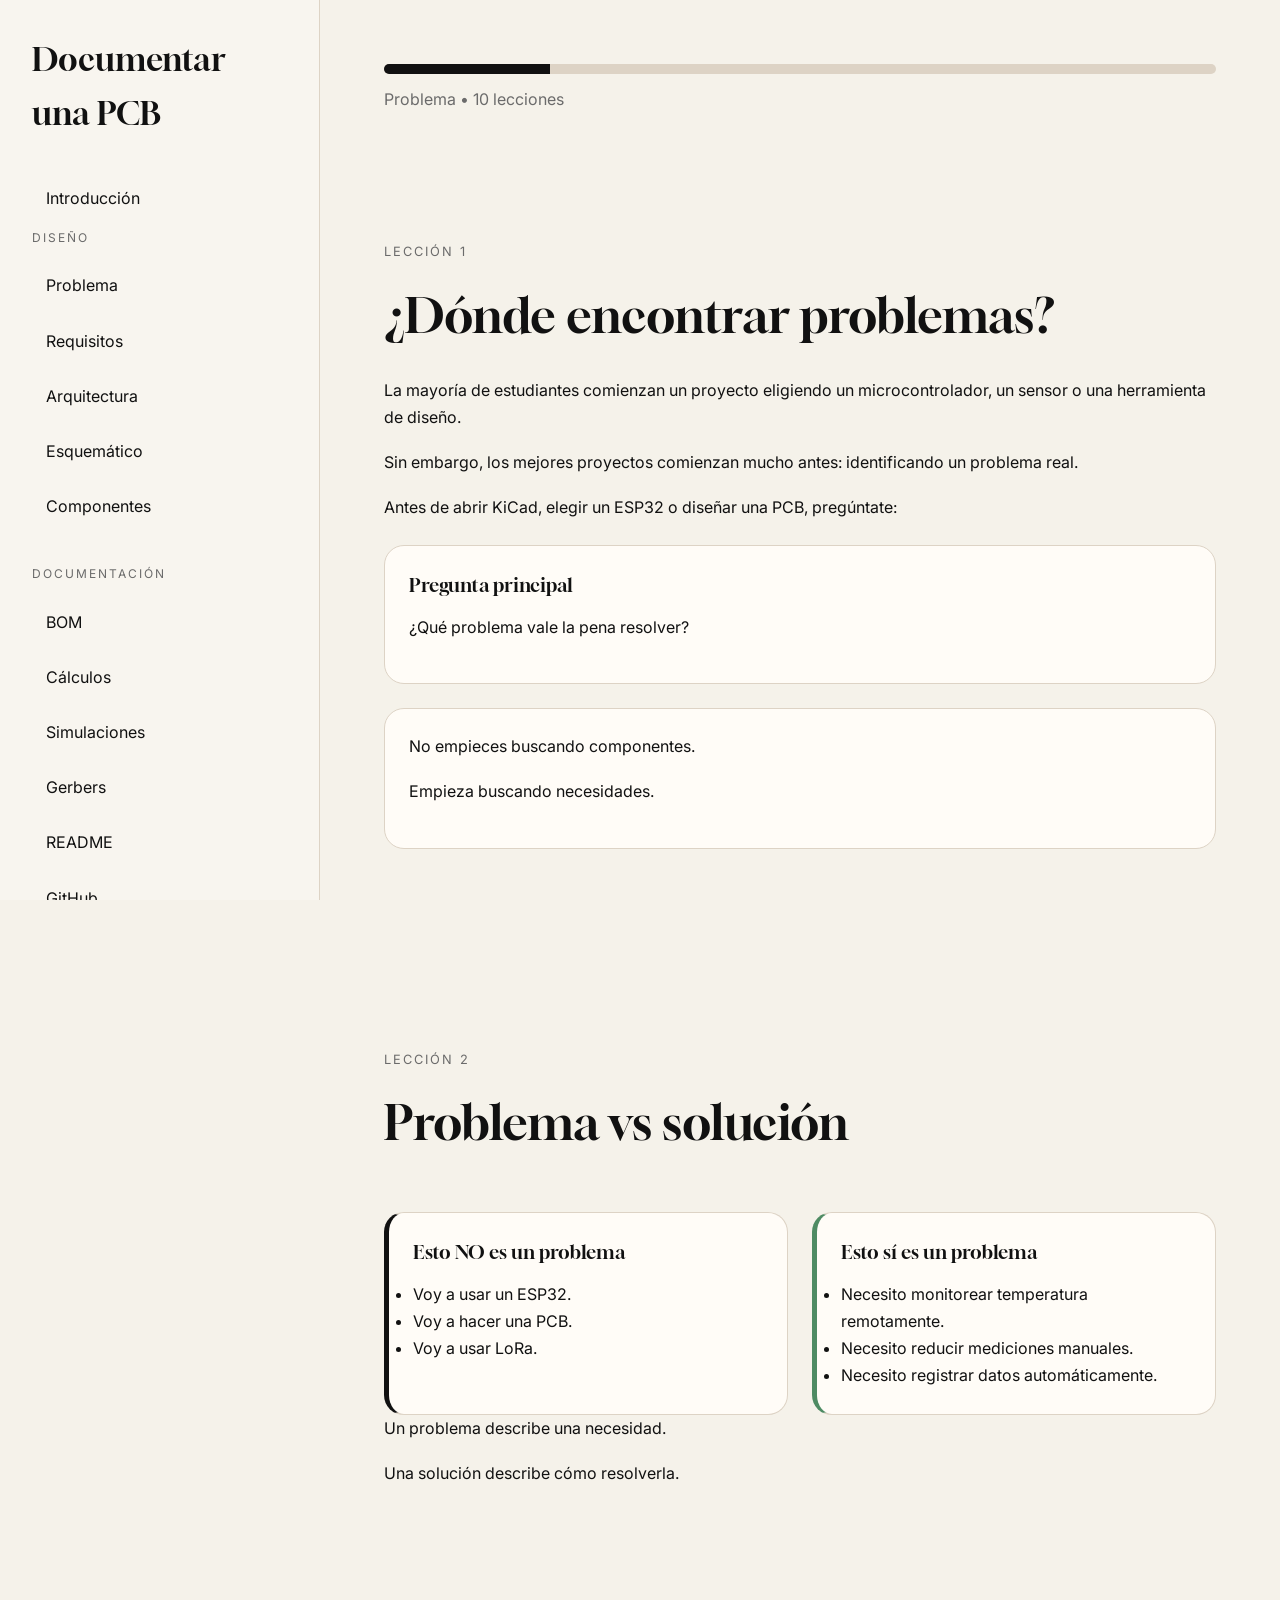
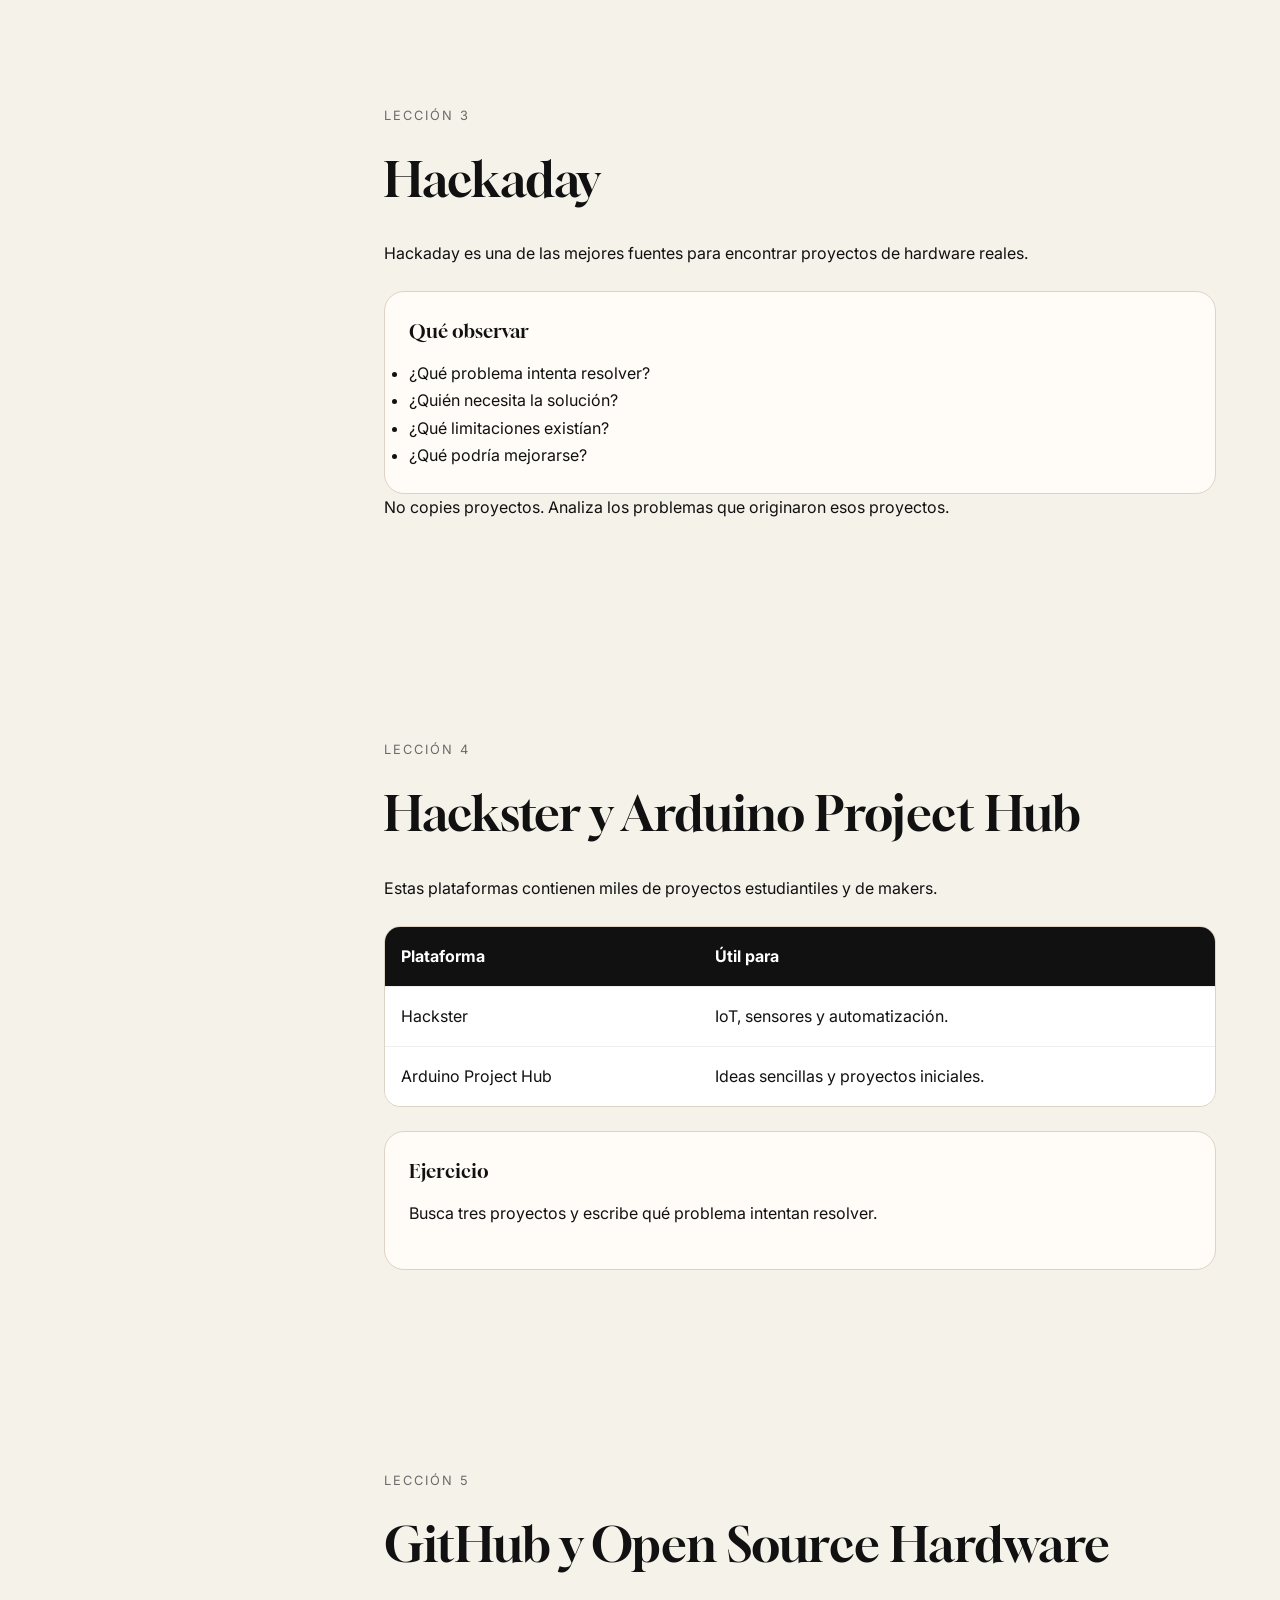
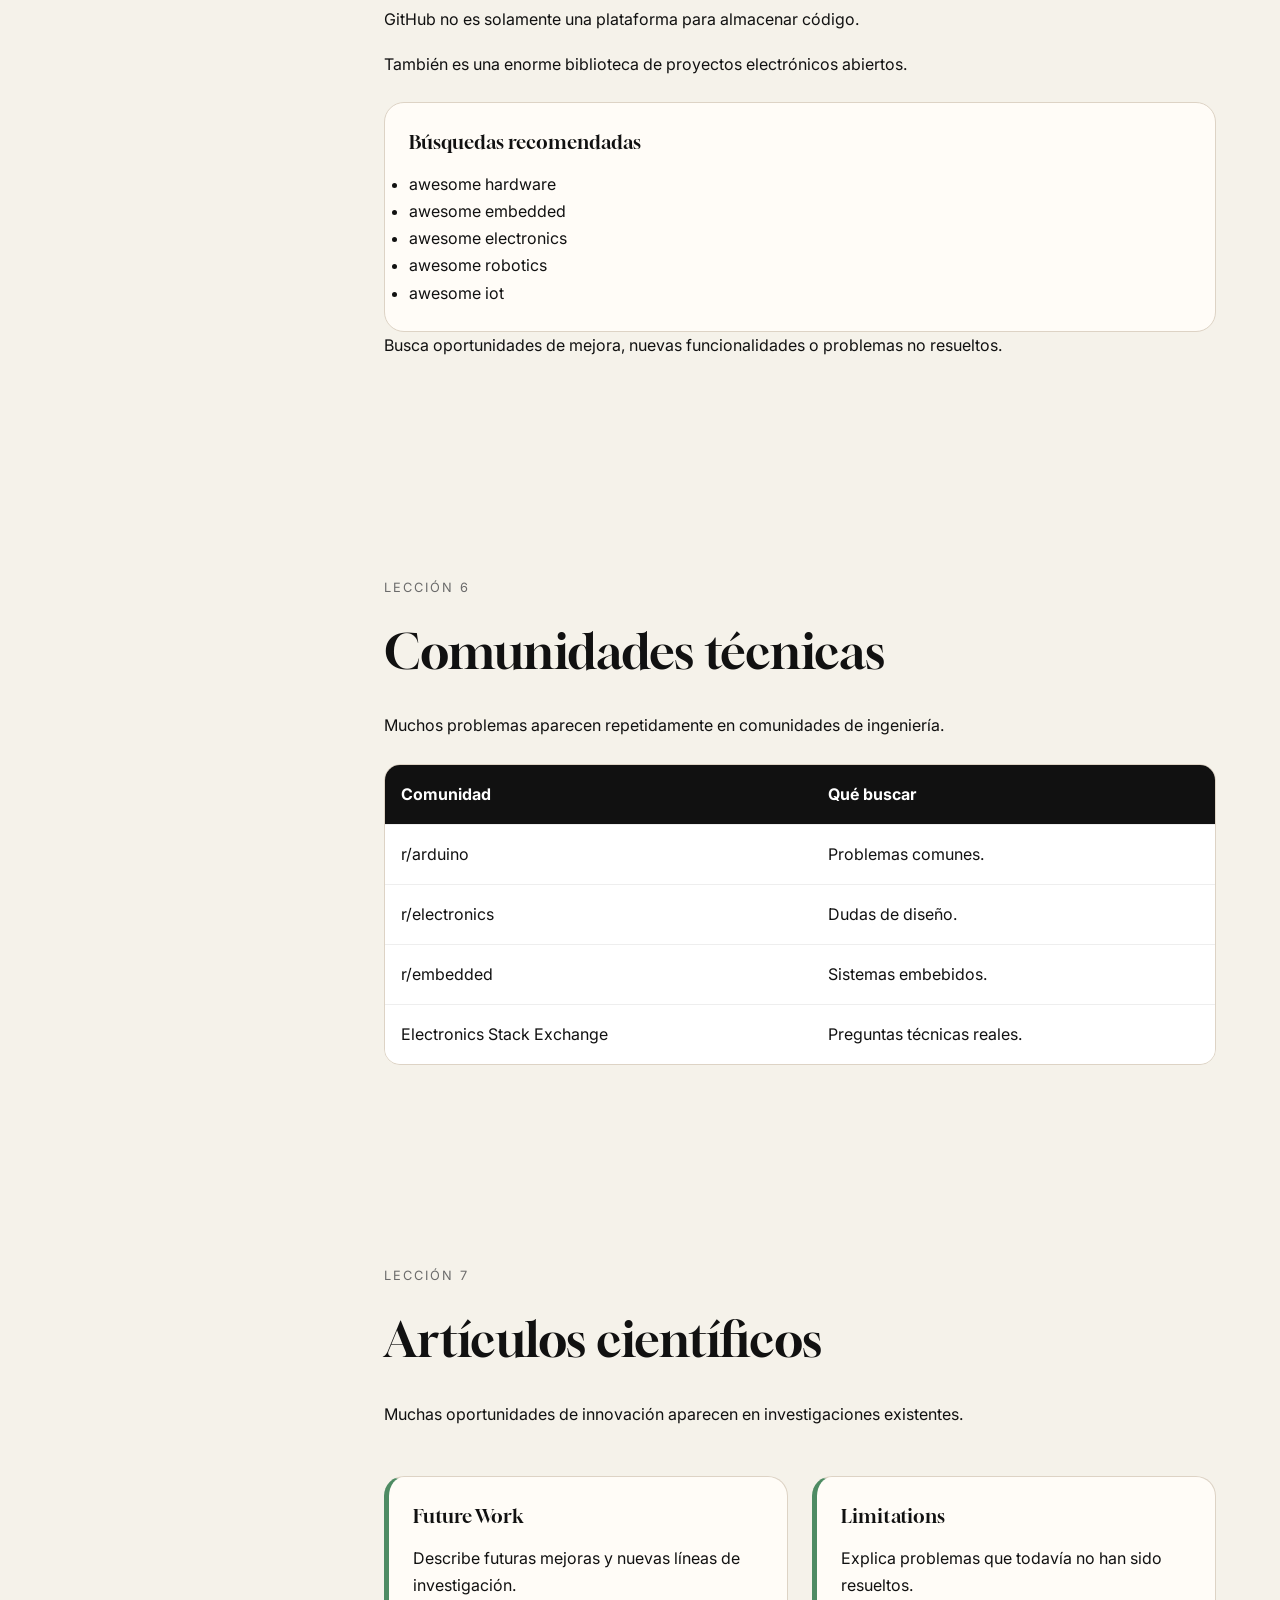
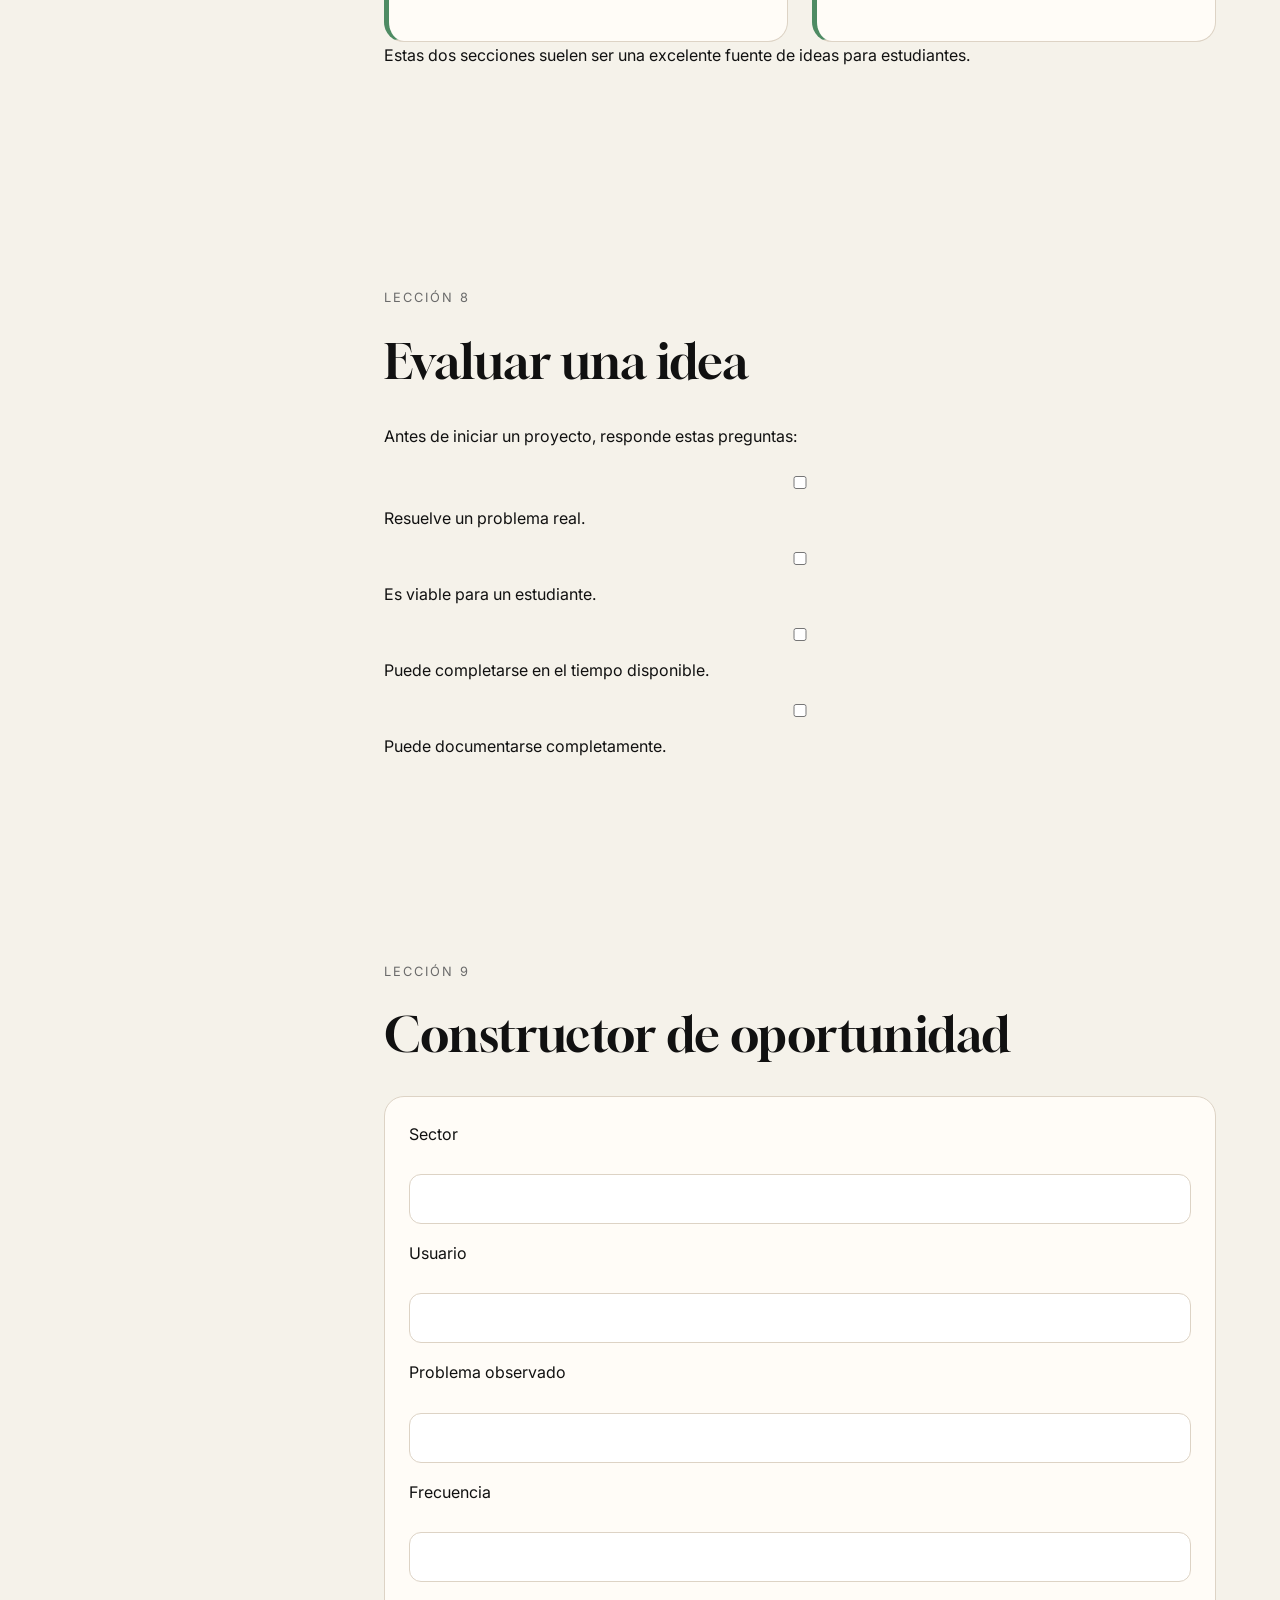
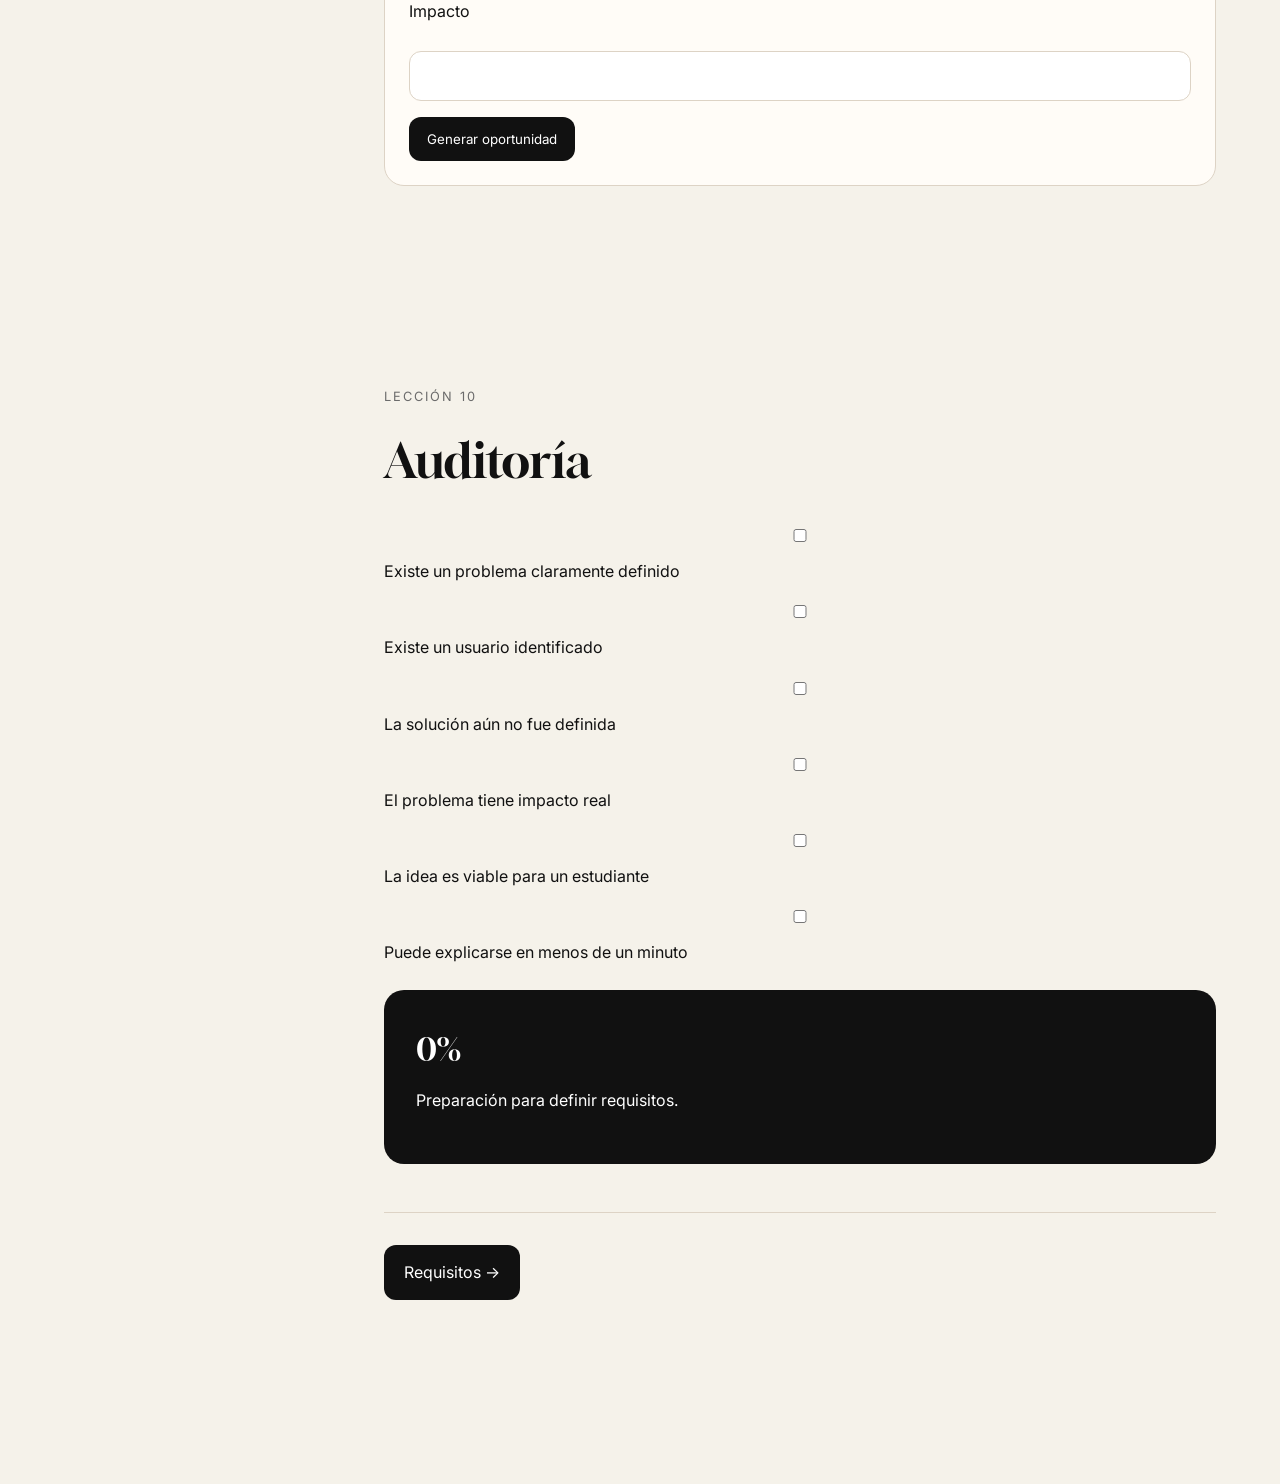
<file: problema.html>
<!DOCTYPE html>
<html lang="es">
<head>

<meta charset="UTF-8">
<meta name="viewport" content="width=device-width, initial-scale=1.0">

<title>Problema | Documentar una PCB</title>

<link href="https://fonts.googleapis.com/css2?family=Gloock&family=Inter:wght@300;400;500;600&display=swap" rel="stylesheet">
<link rel="stylesheet" href="styles.css">

</head>

<body>

<div class="app-layout">

<!-- ===================================================== -->
<!-- SIDEBAR -->
<!-- ===================================================== -->

<aside class="sidebar">

	<div class="sidebar-title">
		Documentar una PCB
	</div>

	<a
	href="../introduccion.html"
	class="sidebar-home">

		Introducción

	</a>

	<div class="sidebar-group">

		<div class="sidebar-label">
			DISEÑO
		</div>

		<a href="problema.html">
			Problema
		</a>

		<a href="requisitos_actualizado.html">
			Requisitos
		</a>

		<a href="arquitectura_actualizado.html">
			Arquitectura
		</a>

		<a href="esquematico.html">
			Esquemático
		</a>

		<a href="componentes_actualizado.html">
			Componentes
		</a>

	</div>

	<div class="sidebar-group">

		<div class="sidebar-label">
			DOCUMENTACIÓN
		</div>

		<a href="bom.html">
			BOM
		</a>

		<a href="calculos.html">
			Cálculos
		</a>

		<a href="simulaciones.html">
			Simulaciones
		</a>

		<a href="gerbers.html">
			Gerbers
		</a>

		<a href="readme.html">
			README
		</a>

		<a href="github.html">
			GitHub
		</a>

		<a href="consejos-finales.html">
			Consejos finales
		</a>

	</div>

</aside>

<!-- ===================================================== -->
<!-- CONTENT -->
<!-- ===================================================== -->

<main class="content">

<div class="course-progress">
<div class="course-progress-fill" style="width:20%;"></div>
</div>

<p class="course-progress-text">
Problema • 10 lecciones
</p>

<!-- ===================================================== -->
<!-- LECCION 1 -->
<!-- ===================================================== -->

<section>

<div class="container">

<div class="lesson-tag">
Lección 1
</div>

<h2>
¿Dónde encontrar problemas?
</h2>

<p>
La mayoría de estudiantes comienzan un proyecto eligiendo un microcontrolador, un sensor o una herramienta de diseño.
</p>

<p>
Sin embargo, los mejores proyectos comienzan mucho antes: identificando un problema real.
</p>

<p>
Antes de abrir KiCad, elegir un ESP32 o diseñar una PCB, pregúntate:
</p>

<div class="card">

<h3>
Pregunta principal
</h3>

<p>
¿Qué problema vale la pena resolver?
</p>

</div>

<div class="card">

<p>
No empieces buscando componentes.
</p>

<p>
Empieza buscando necesidades.
</p>

</div>

</div>

</section>

<!-- ===================================================== -->
<!-- LECCION 2 -->
<!-- ===================================================== -->

<section>

<div class="container">

<div class="lesson-tag">
Lección 2
</div>

<h2>
Problema vs solución
</h2>

<div class="grid-2">

<div class="card bad">

<h3>
Esto NO es un problema
</h3>

<ul>

<li>Voy a usar un ESP32.</li>

<li>Voy a hacer una PCB.</li>

<li>Voy a usar LoRa.</li>

</ul>

</div>

<div class="card good">

<h3>
Esto sí es un problema
</h3>

<ul>

<li>Necesito monitorear temperatura remotamente.</li>

<li>Necesito reducir mediciones manuales.</li>

<li>Necesito registrar datos automáticamente.</li>

</ul>

</div>

</div>

<p>
Un problema describe una necesidad.
</p>

<p>
Una solución describe cómo resolverla.
</p>

</div>

</section>

<!-- ===================================================== -->
<!-- LECCION 3 -->
<!-- ===================================================== -->

<section>

<div class="container">

<div class="lesson-tag">
Lección 3
</div>

<h2>
Hackaday
</h2>

<p>
Hackaday es una de las mejores fuentes para encontrar proyectos de hardware reales.
</p>

<div class="card">

<h3>
Qué observar
</h3>

<ul>

<li>¿Qué problema intenta resolver?</li>

<li>¿Quién necesita la solución?</li>

<li>¿Qué limitaciones existían?</li>

<li>¿Qué podría mejorarse?</li>

</ul>

</div>

<p>
No copies proyectos.
Analiza los problemas que originaron esos proyectos.
</p>

</div>

</section>

<!-- ===================================================== -->
<!-- LECCION 4 -->
<!-- ===================================================== -->

<section>

<div class="container">

<div class="lesson-tag">
Lección 4
</div>

<h2>
Hackster y Arduino Project Hub
</h2>

<p>
Estas plataformas contienen miles de proyectos estudiantiles y de makers.
</p>

<table>

<tr>
<th>Plataforma</th>
<th>Útil para</th>
</tr>

<tr>
<td>Hackster</td>
<td>IoT, sensores y automatización.</td>
</tr>

<tr>
<td>Arduino Project Hub</td>
<td>Ideas sencillas y proyectos iniciales.</td>
</tr>

</table>

<div class="card">

<h3>
Ejercicio
</h3>

<p>
Busca tres proyectos y escribe qué problema intentan resolver.
</p>

</div>

</div>

</section>

<!-- ===================================================== -->
<!-- LECCION 5 -->
<!-- ===================================================== -->

<section>

<div class="container">

<div class="lesson-tag">
Lección 5
</div>

<h2>
GitHub y Open Source Hardware
</h2>

<p>
GitHub no es solamente una plataforma para almacenar código.
</p>

<p>
También es una enorme biblioteca de proyectos electrónicos abiertos.
</p>

<div class="card">

<h3>
Búsquedas recomendadas
</h3>

<ul>

<li>awesome hardware</li>

<li>awesome embedded</li>

<li>awesome electronics</li>

<li>awesome robotics</li>

<li>awesome iot</li>

</ul>

</div>

<p>
Busca oportunidades de mejora, nuevas funcionalidades o problemas no resueltos.
</p>

</div>

</section>

<!-- ===================================================== -->
<!-- LECCION 6 -->
<!-- ===================================================== -->

<section>

<div class="container">

<div class="lesson-tag">
Lección 6
</div>

<h2>
Comunidades técnicas
</h2>

<p>
Muchos problemas aparecen repetidamente en comunidades de ingeniería.
</p>

<table>

<tr>
<th>Comunidad</th>
<th>Qué buscar</th>
</tr>

<tr>
<td>r/arduino</td>
<td>Problemas comunes.</td>
</tr>

<tr>
<td>r/electronics</td>
<td>Dudas de diseño.</td>
</tr>

<tr>
<td>r/embedded</td>
<td>Sistemas embebidos.</td>
</tr>

<tr>
<td>Electronics Stack Exchange</td>
<td>Preguntas técnicas reales.</td>
</tr>

</table>

</div>

</section>

<!-- ===================================================== -->
<!-- LECCION 7 -->
<!-- ===================================================== -->

<section>

<div class="container">

<div class="lesson-tag">
Lección 7
</div>

<h2>
Artículos científicos
</h2>

<p>
Muchas oportunidades de innovación aparecen en investigaciones existentes.
</p>

<div class="grid-2">

<div class="card good">

<h3>
Future Work
</h3>

<p>
Describe futuras mejoras y nuevas líneas de investigación.
</p>

</div>

<div class="card good">

<h3>
Limitations
</h3>

<p>
Explica problemas que todavía no han sido resueltos.
</p>

</div>

</div>

<p>
Estas dos secciones suelen ser una excelente fuente de ideas para estudiantes.
</p>

</div>

</section>

<!-- ===================================================== -->
<!-- LECCION 8 -->
<!-- ===================================================== -->

<section>

<div class="container">

<div class="lesson-tag">
Lección 8
</div>

<h2>
Evaluar una idea
</h2>

<p>
Antes de iniciar un proyecto, responde estas preguntas:
</p>

<div class="checklist">

<label>
<input type="checkbox">
Resuelve un problema real.
</label>

<label>
<input type="checkbox">
Es viable para un estudiante.
</label>

<label>
<input type="checkbox">
Puede completarse en el tiempo disponible.
</label>

<label>
<input type="checkbox">
Puede documentarse completamente.
</label>

</div>

</div>

</section>

<!-- ===================================================== -->
<!-- LECCION 9 -->
<!-- ===================================================== -->

<section>

<div class="container">

<div class="lesson-tag">
Lección 9
</div>

<h2>
Constructor de oportunidad
</h2>

<div class="question">

<p>
Sector
</p>

<input id="sector">

<p>
Usuario
</p>

<input id="user">

<p>
Problema observado
</p>

<input id="problem">

<p>
Frecuencia
</p>

<input id="frequency">

<p>
Impacto
</p>

<input id="impact">

<button onclick="generateOpportunity()">

Generar oportunidad

</button>

</div>

<div id="opportunity-output"></div>

</div>

</section>

<!-- ===================================================== -->
<!-- LECCION 10 -->
<!-- ===================================================== -->

<section>

<div class="container">

<div class="lesson-tag">
Lección 10
</div>

<h2>
Auditoría
</h2>

<div class="checklist">

<label>
<input type="checkbox" class="audit">
Existe un problema claramente definido
</label>

<label>
<input type="checkbox" class="audit">
Existe un usuario identificado
</label>

<label>
<input type="checkbox" class="audit">
La solución aún no fue definida
</label>

<label>
<input type="checkbox" class="audit">
El problema tiene impacto real
</label>

<label>
<input type="checkbox" class="audit">
La idea es viable para un estudiante
</label>

<label>
<input type="checkbox" class="audit">
Puede explicarse en menos de un minuto
</label>

</div>

<div class="result">

<h3 id="audit-score">
0%
</h3>

<p>
Preparación para definir requisitos.
</p>

</div>

<div class="page-navigation">

<a
href="requisitos_actualizado.html"
class="nav-button">

Requisitos →

</a>

</div>

</div>

</section>

</main>

</div>

<script>

function generateOpportunity(){

document.getElementById(
"opportunity-output"
).innerHTML = `

<div class="card">

<h3>
Resumen
</h3>

<p>

En el sector
<strong>${document.getElementById("sector").value}</strong>,

el usuario
<strong>${document.getElementById("user").value}</strong>

presenta el problema

<strong>${document.getElementById("problem").value}</strong>.

La situación ocurre con una frecuencia

<strong>${document.getElementById("frequency").value}</strong>

y tiene un impacto

<strong>${document.getElementById("impact").value}</strong>.

</p>

</div>

`;

}

const audit =
document.querySelectorAll(".audit");

function updateAudit(){

const total =
audit.length;

const checked =
[...audit]
.filter(x=>x.checked)
.length;

const score =
Math.round(
checked/total*100
);

document
.getElementById(
"audit-score"
).innerText =
score + "%";

}

audit.forEach(a=>{

a.addEventListener(
"change",
updateAudit
);

});

</script>

</body>
</html>
</file>
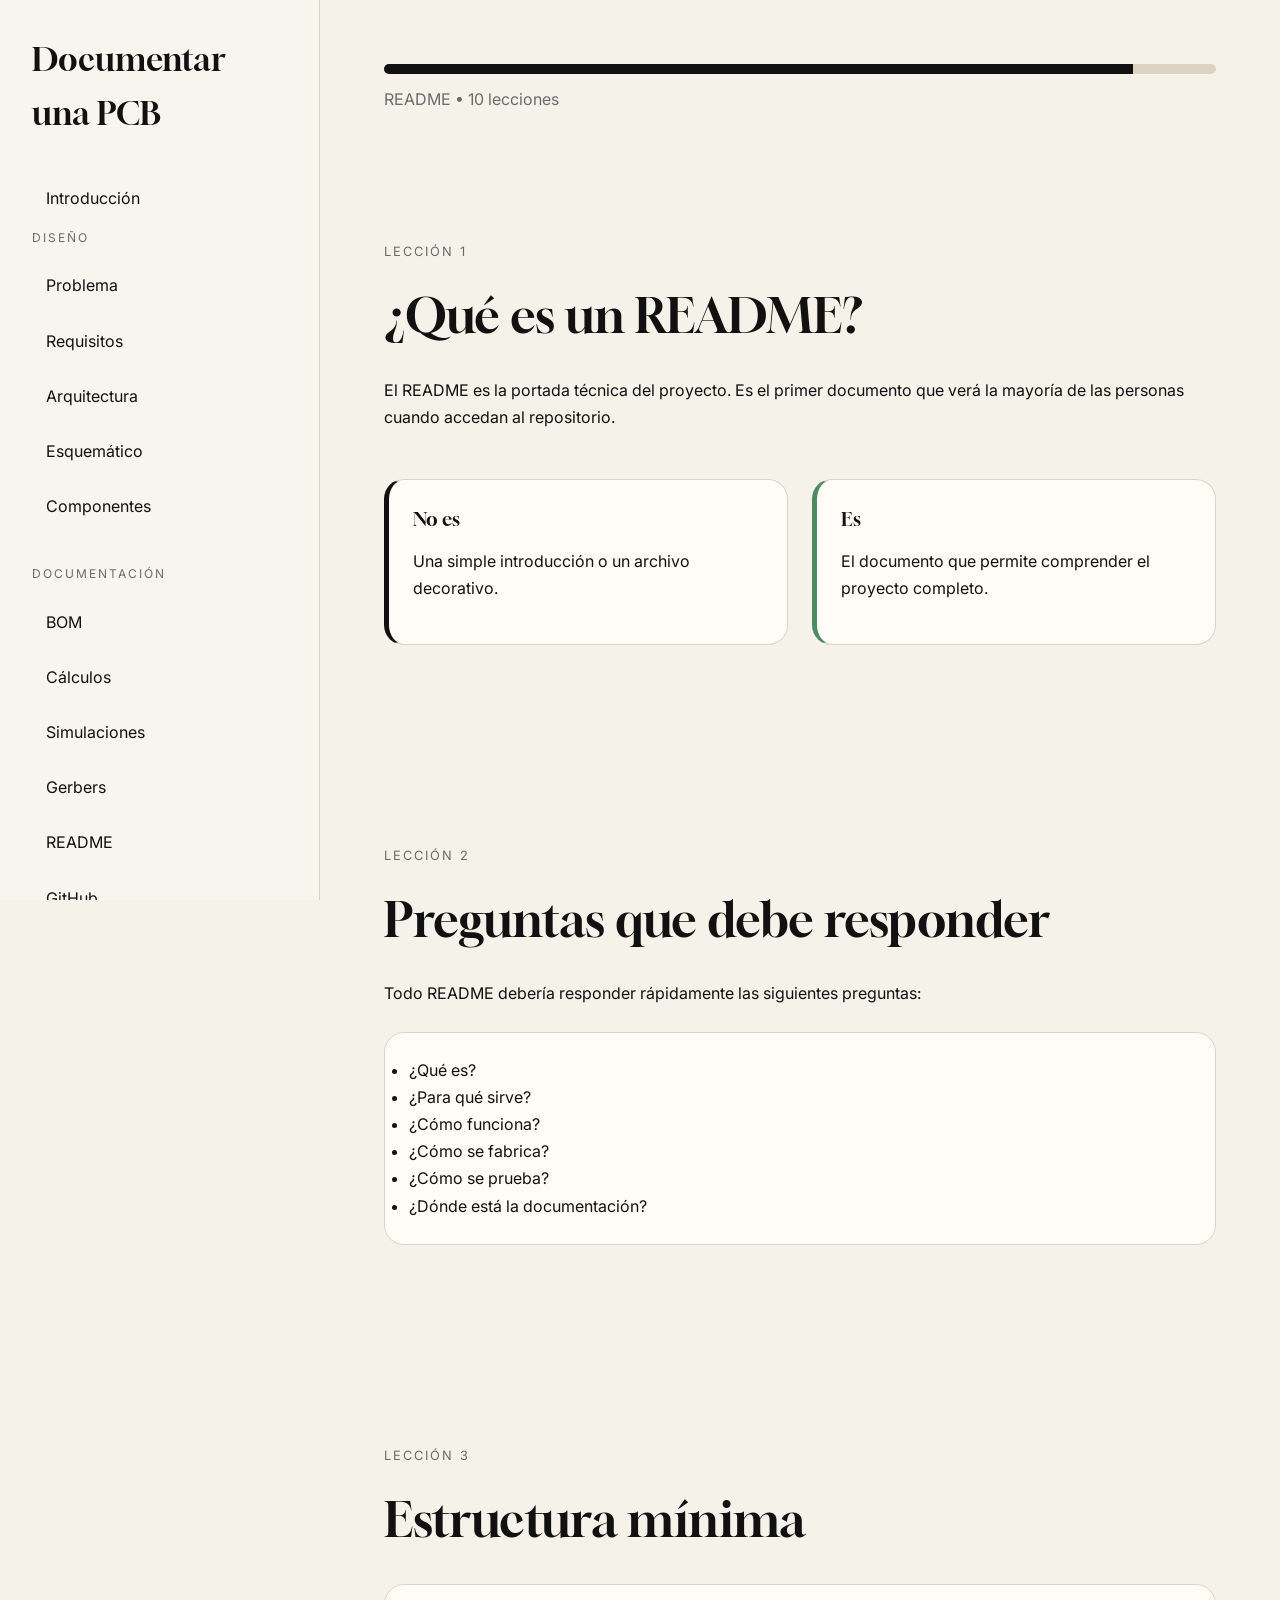
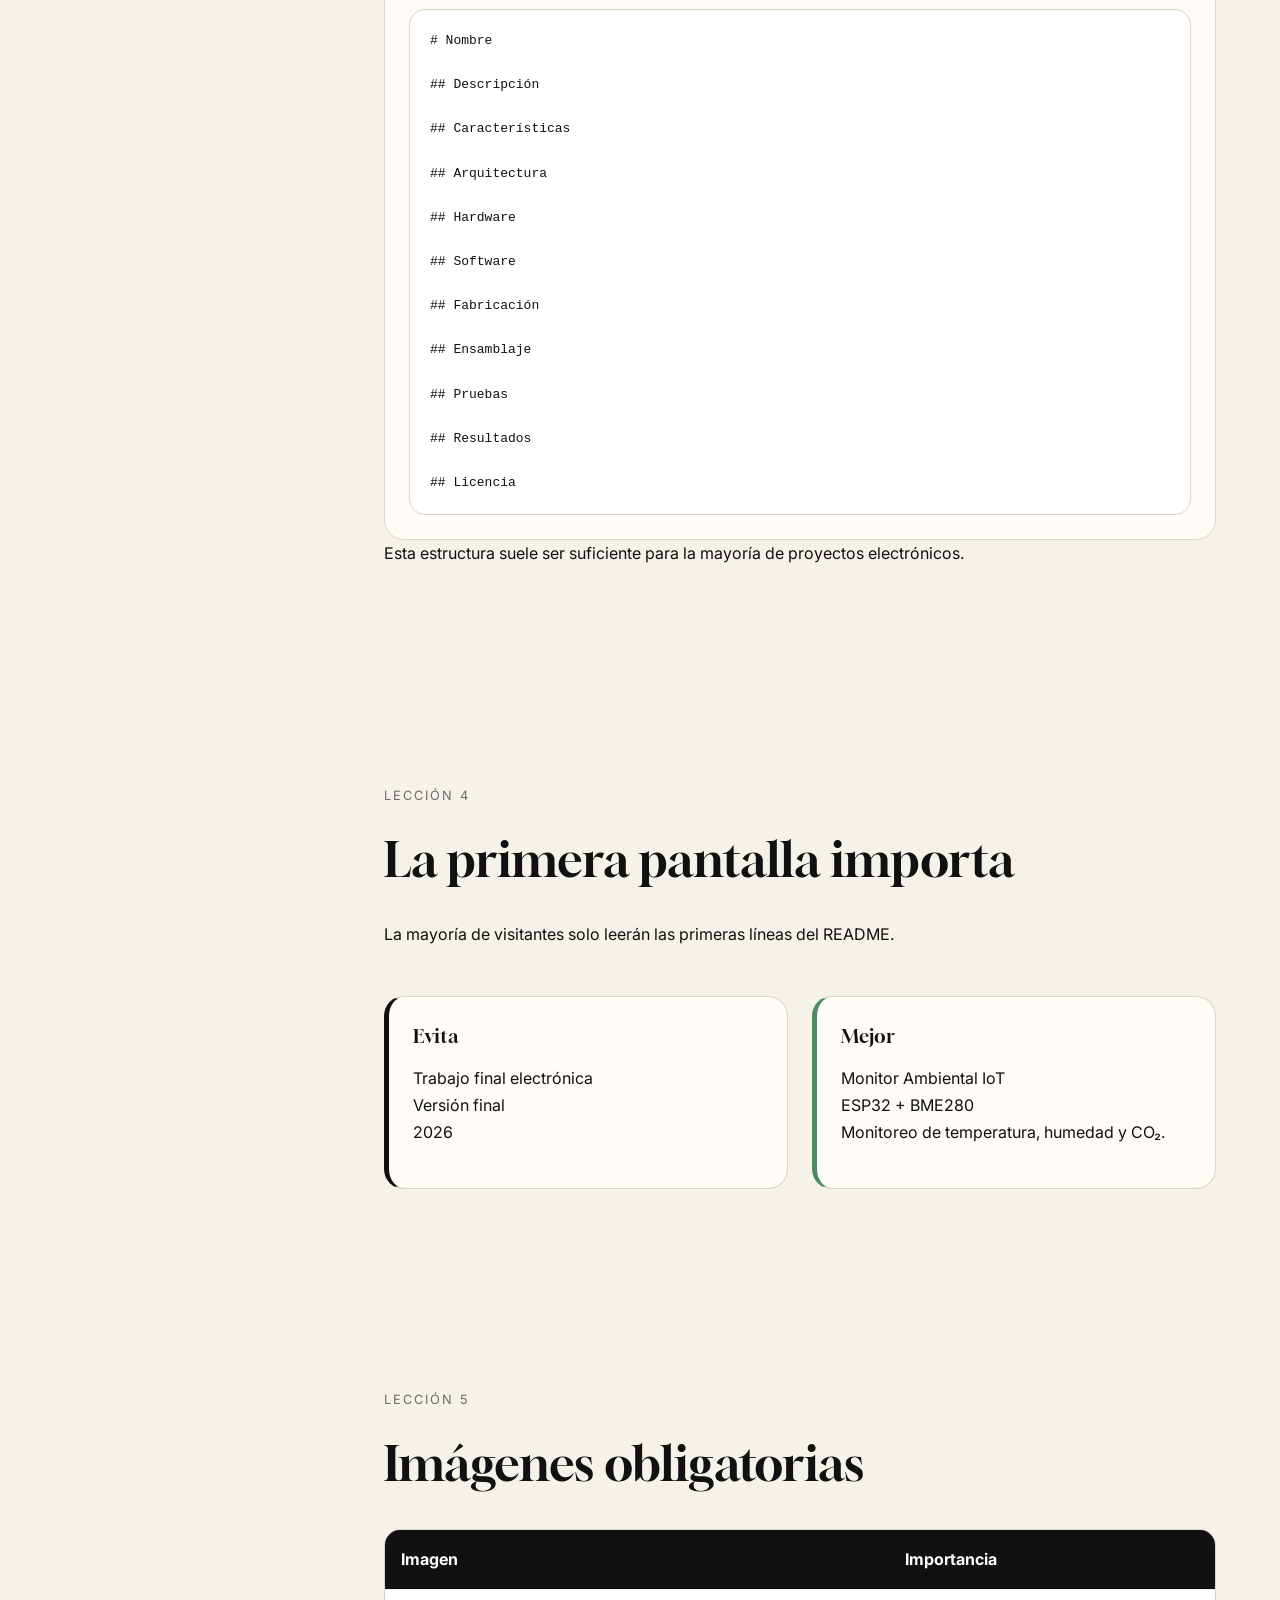
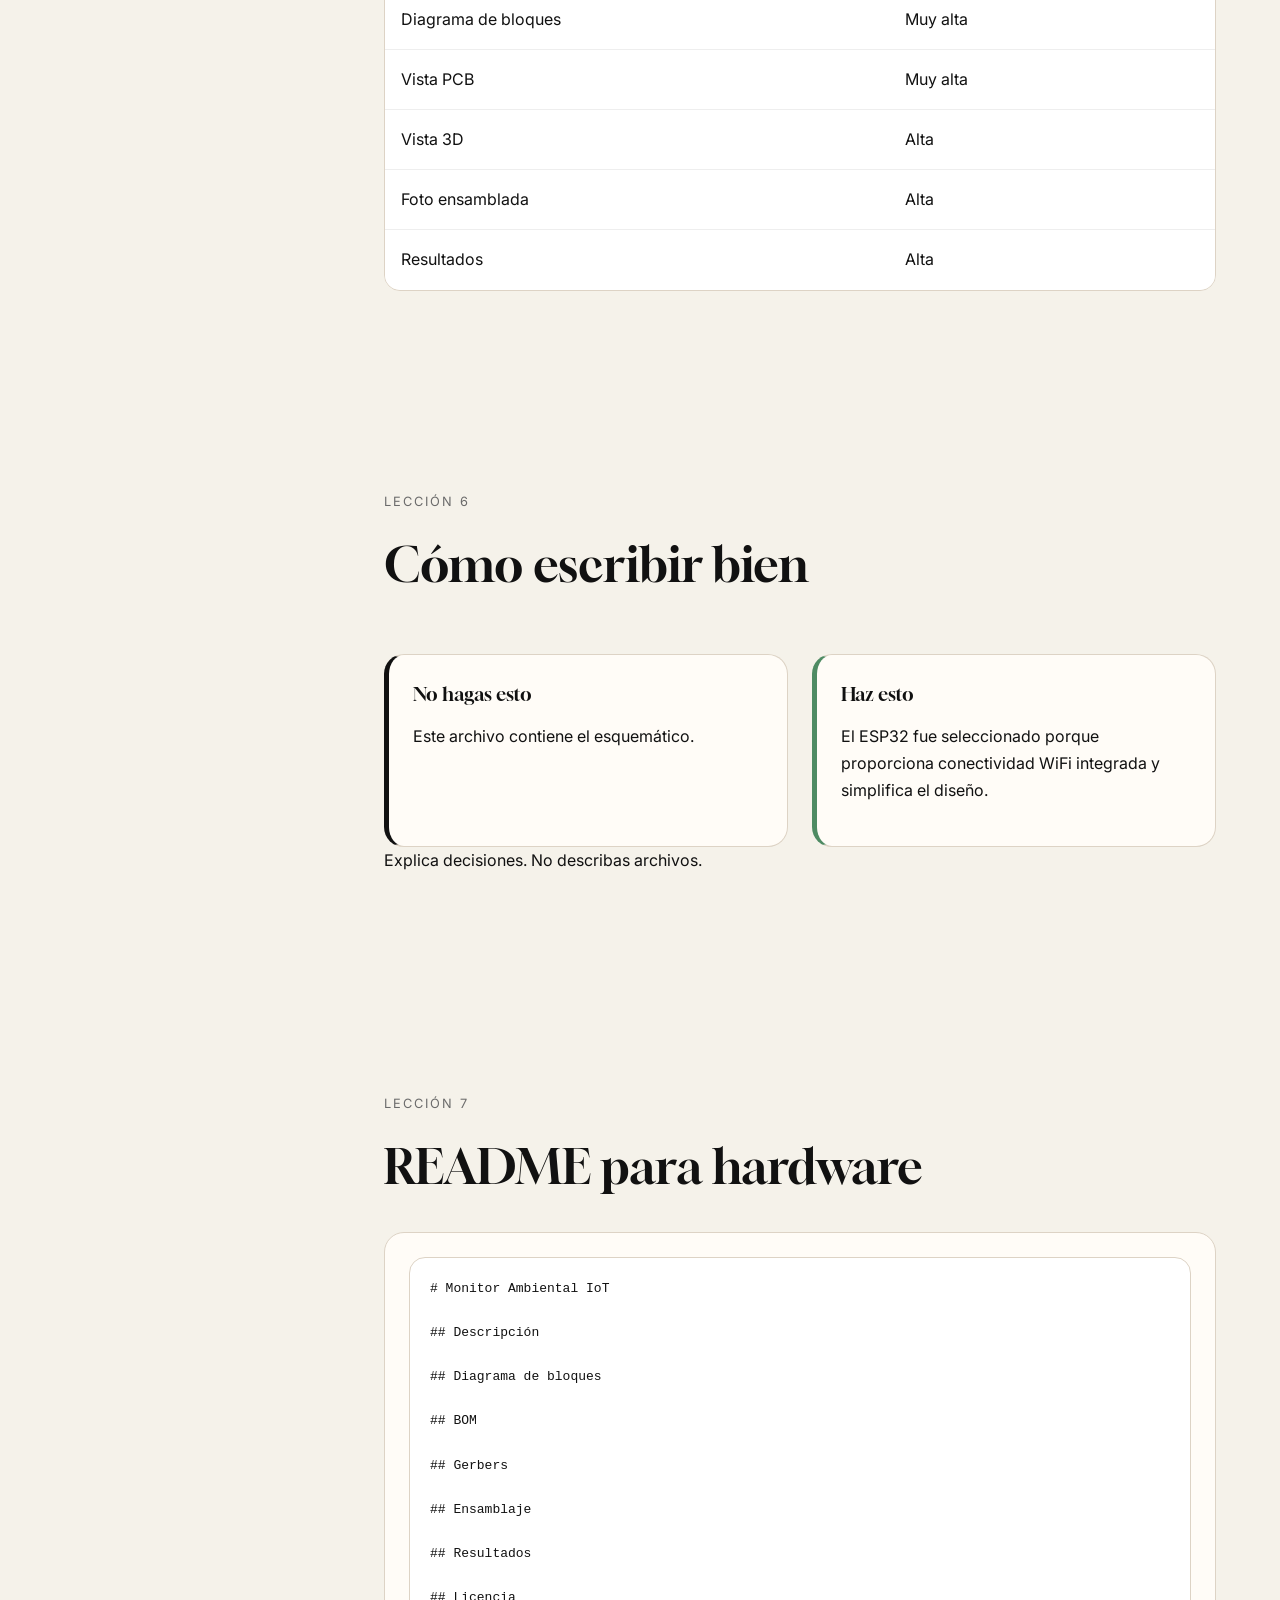
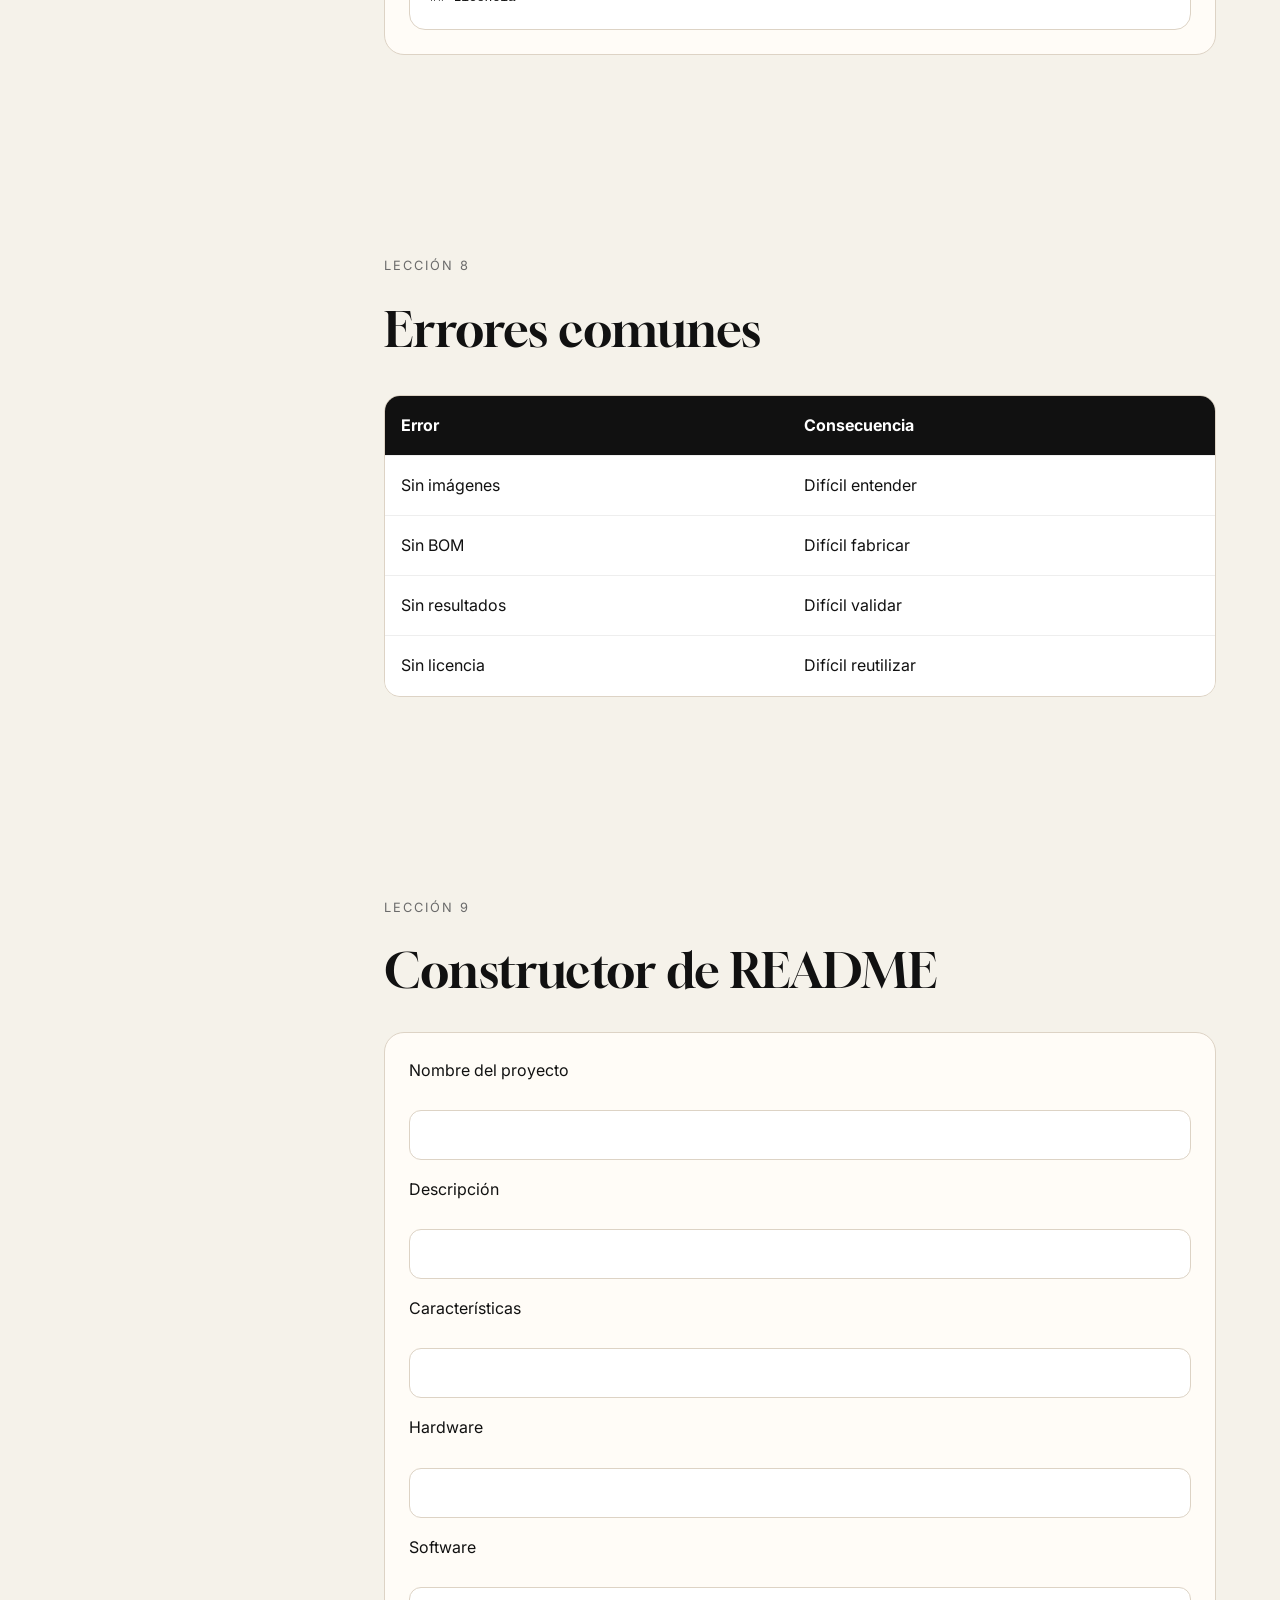
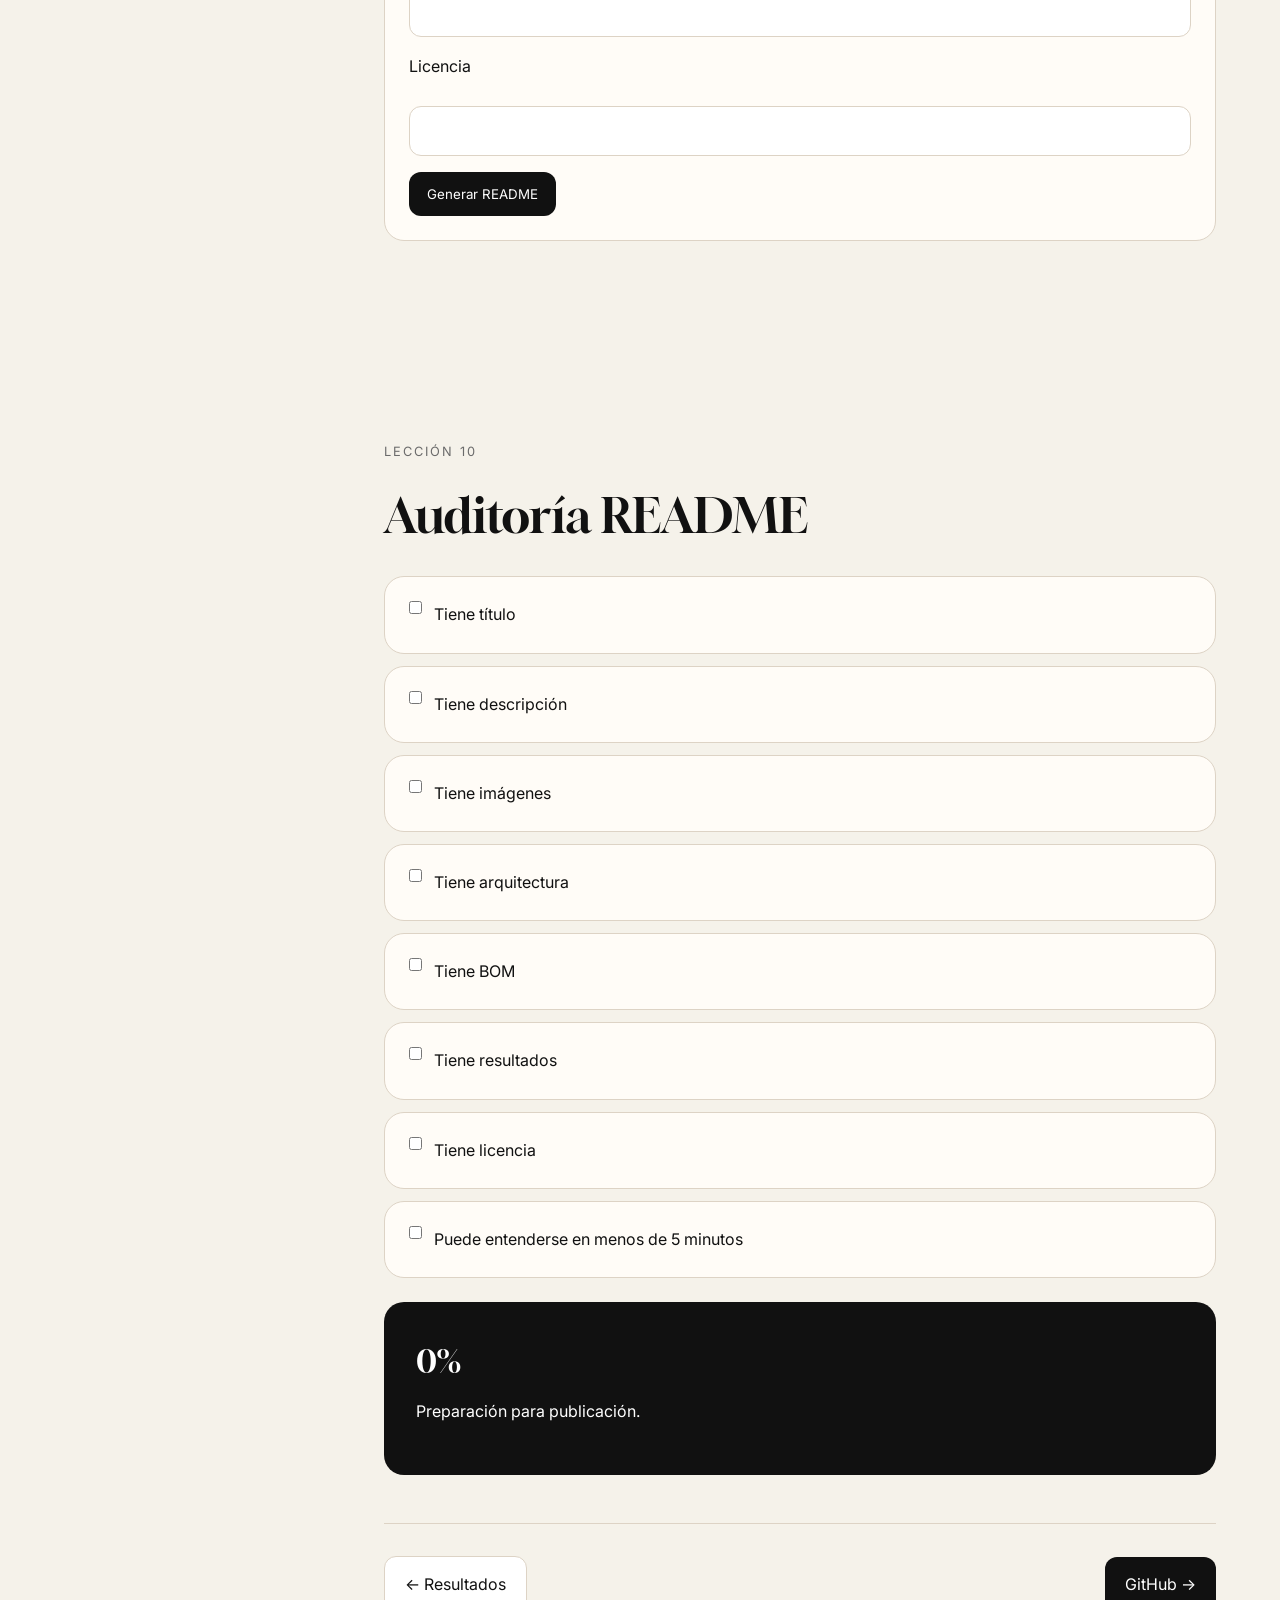
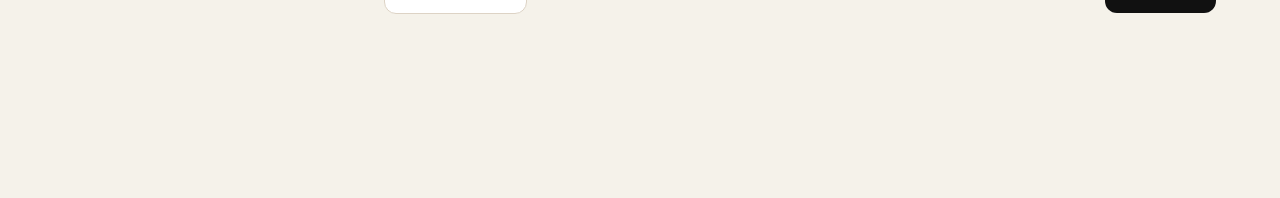
<file: readme.html>
<!DOCTYPE html>
<html lang="es">
<head>
<meta charset="UTF-8">
<meta name="viewport" content="width=device-width, initial-scale=1.0">
<title>README | Documentar una PCB</title>
<link href="https://fonts.googleapis.com/css2?family=Gloock&family=Inter:wght@300;400;500;600&display=swap" rel="stylesheet">
<link rel="stylesheet" href="styles.css">
</head>
<body>

<div class="app-layout">

<aside class="sidebar">

	<div class="sidebar-title">
		Documentar una PCB
	</div>

	<a
	href="../introduccion.html"
	class="sidebar-home">

		Introducción

	</a>

	<div class="sidebar-group">

		<div class="sidebar-label">
			DISEÑO
		</div>

		<a href="problema.html">
			Problema
		</a>

		<a href="requisitos_actualizado.html">
			Requisitos
		</a>

		<a href="arquitectura_actualizado.html">
			Arquitectura
		</a>

		<a href="esquematico.html">
			Esquemático
		</a>

		<a href="componentes_actualizado.html">
			Componentes
		</a>

	</div>

	<div class="sidebar-group">

		<div class="sidebar-label">
			DOCUMENTACIÓN
		</div>

		<a href="bom.html">
			BOM
		</a>

		<a href="calculos.html">
			Cálculos
		</a>

		<a href="simulaciones.html">
			Simulaciones
		</a>

		<a href="gerbers.html">
			Gerbers
		</a>

		<a href="readme.html">
			README
		</a>

		<a href="github.html">
			GitHub
		</a>

		<a href="consejos-finales.html">
			Consejos finales
		</a>

	</div>

</aside>

<main class="content">

<div class="course-progress">
<div class="course-progress-fill" style="width:90%"></div>
</div>

<p class="course-progress-text">
README • 10 lecciones
</p>

<section>
<div class="container">
<div class="lesson-tag">Lección 1</div>
<h2>¿Qué es un README?</h2>

<p>
El README es la portada técnica del proyecto. Es el primer documento que verá la mayoría de las personas cuando accedan al repositorio.
</p>

<div class="grid-2">

<div class="card bad">
<h3>No es</h3>
<p>Una simple introducción o un archivo decorativo.</p>
</div>

<div class="card good">
<h3>Es</h3>
<p>El documento que permite comprender el proyecto completo.</p>
</div>

</div>

</div>
</section>

<section>
<div class="container">
<div class="lesson-tag">Lección 2</div>
<h2>Preguntas que debe responder</h2>

<p>
Todo README debería responder rápidamente las siguientes preguntas:
</p>

<div class="card">
<ul>
<li>¿Qué es?</li>
<li>¿Para qué sirve?</li>
<li>¿Cómo funciona?</li>
<li>¿Cómo se fabrica?</li>
<li>¿Cómo se prueba?</li>
<li>¿Dónde está la documentación?</li>
</ul>
</div>

</div>
</section>

<section>
<div class="container">
<div class="lesson-tag">Lección 3</div>
<h2>Estructura mínima</h2>

<div class="card">
<pre>
# Nombre

## Descripción

## Características

## Arquitectura

## Hardware

## Software

## Fabricación

## Ensamblaje

## Pruebas

## Resultados

## Licencia
</pre>
</div>

<p>
Esta estructura suele ser suficiente para la mayoría de proyectos electrónicos.
</p>

</div>
</section>

<section>
<div class="container">
<div class="lesson-tag">Lección 4</div>
<h2>La primera pantalla importa</h2>

<p>
La mayoría de visitantes solo leerán las primeras líneas del README.
</p>

<div class="grid-2">

<div class="card bad">
<h3>Evita</h3>
<p>
Trabajo final electrónica<br>
Versión final<br>
2026
</p>
</div>

<div class="card good">
<h3>Mejor</h3>
<p>
Monitor Ambiental IoT<br>
ESP32 + BME280<br>
Monitoreo de temperatura, humedad y CO₂.
</p>
</div>

</div>

</div>
</section>

<section>
<div class="container">
<div class="lesson-tag">Lección 5</div>
<h2>Imágenes obligatorias</h2>

<table>
<tr>
<th>Imagen</th>
<th>Importancia</th>
</tr>

<tr>
<td>Diagrama de bloques</td>
<td>Muy alta</td>
</tr>

<tr>
<td>Vista PCB</td>
<td>Muy alta</td>
</tr>

<tr>
<td>Vista 3D</td>
<td>Alta</td>
</tr>

<tr>
<td>Foto ensamblada</td>
<td>Alta</td>
</tr>

<tr>
<td>Resultados</td>
<td>Alta</td>
</tr>

</table>

</div>
</section>

<section>
<div class="container">
<div class="lesson-tag">Lección 6</div>
<h2>Cómo escribir bien</h2>

<div class="grid-2">

<div class="card bad">
<h3>No hagas esto</h3>
<p>
Este archivo contiene el esquemático.
</p>
</div>

<div class="card good">
<h3>Haz esto</h3>
<p>
El ESP32 fue seleccionado porque proporciona conectividad WiFi integrada y simplifica el diseño.
</p>
</div>

</div>

<p>
Explica decisiones. No describas archivos.
</p>

</div>
</section>

<section>
<div class="container">
<div class="lesson-tag">Lección 7</div>
<h2>README para hardware</h2>

<div class="card">
<pre>
# Monitor Ambiental IoT

## Descripción

## Diagrama de bloques

## BOM

## Gerbers

## Ensamblaje

## Resultados

## Licencia
</pre>
</div>

</div>
</section>

<section>
<div class="container">
<div class="lesson-tag">Lección 8</div>
<h2>Errores comunes</h2>

<table>

<tr>
<th>Error</th>
<th>Consecuencia</th>
</tr>

<tr>
<td>Sin imágenes</td>
<td>Difícil entender</td>
</tr>

<tr>
<td>Sin BOM</td>
<td>Difícil fabricar</td>
</tr>

<tr>
<td>Sin resultados</td>
<td>Difícil validar</td>
</tr>

<tr>
<td>Sin licencia</td>
<td>Difícil reutilizar</td>
</tr>

</table>

</div>
</section>

<section>
<div class="container">
<div class="lesson-tag">Lección 9</div>
<h2>Constructor de README</h2>

<div class="question">

<p>Nombre del proyecto</p>
<input id="project-name">

<p>Descripción</p>
<input id="project-description">

<p>Características</p>
<input id="project-features">

<p>Hardware</p>
<input id="project-hardware">

<p>Software</p>
<input id="project-software">

<p>Licencia</p>
<input id="project-license">

<button onclick="generateReadme()">
Generar README
</button>

</div>

<div id="readme-output"></div>

</div>
</section>

<section>
<div class="container">
<div class="lesson-tag">Lección 10</div>
<h2>Auditoría README</h2>

<div class="checklist">

<div class="audit-item"><label><input type="checkbox" class="audit"> Tiene título</label></div>
<div class="audit-item"><label><input type="checkbox" class="audit"> Tiene descripción</label></div>
<div class="audit-item"><label><input type="checkbox" class="audit"> Tiene imágenes</label></div>
<div class="audit-item"><label><input type="checkbox" class="audit"> Tiene arquitectura</label></div>
<div class="audit-item"><label><input type="checkbox" class="audit"> Tiene BOM</label></div>
<div class="audit-item"><label><input type="checkbox" class="audit"> Tiene resultados</label></div>
<div class="audit-item"><label><input type="checkbox" class="audit"> Tiene licencia</label></div>
<div class="audit-item"><label><input type="checkbox" class="audit"> Puede entenderse en menos de 5 minutos</label></div>

</div>

<div class="result">
<h3 id="audit-score">0%</h3>
<p>Preparación para publicación.</p>
</div>

<div class="page-navigation">
<a href="resultados.html" class="nav-button secondary">
← Resultados
</a>

<a href="github.html" class="nav-button">
GitHub →
</a>
</div>

</div>
</section>

<script>

function generateReadme(){

const output =
document.getElementById("readme-output");

output.innerHTML = `
<div class="card">
<pre>
# ${document.getElementById("project-name").value}

## Descripción
${document.getElementById("project-description").value}

## Características
${document.getElementById("project-features").value}

## Hardware
${document.getElementById("project-hardware").value}

## Software
${document.getElementById("project-software").value}

## Licencia
${document.getElementById("project-license").value}
</pre>
</div>
`;

}

const audit =
document.querySelectorAll(".audit");

function updateAudit(){

const total =
audit.length;

const checked =
[...audit].filter(x=>x.checked).length;

document.getElementById("audit-score").innerText =
Math.round((checked/total)*100) + "%";

}

audit.forEach(a=>{
a.addEventListener("change", updateAudit);
});

</script>

</main>

</div>

</body>
</html>
</file>
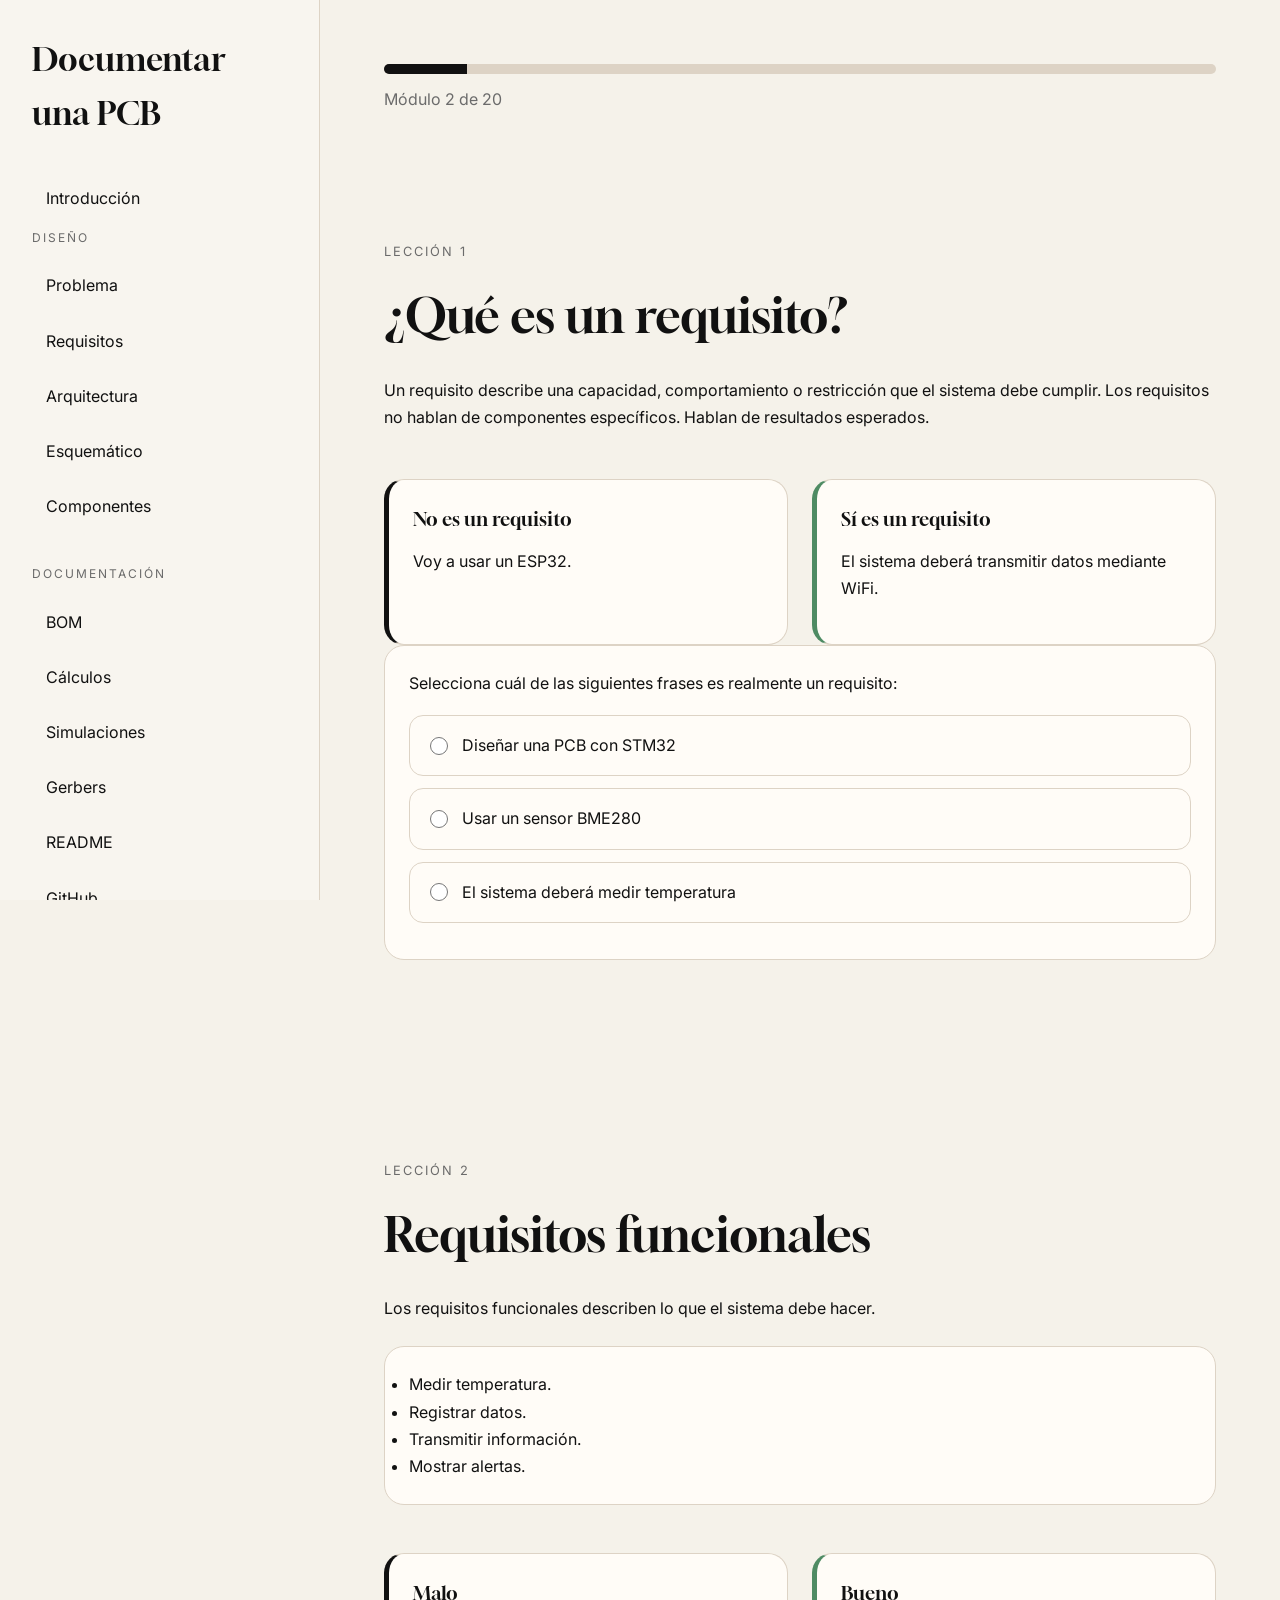
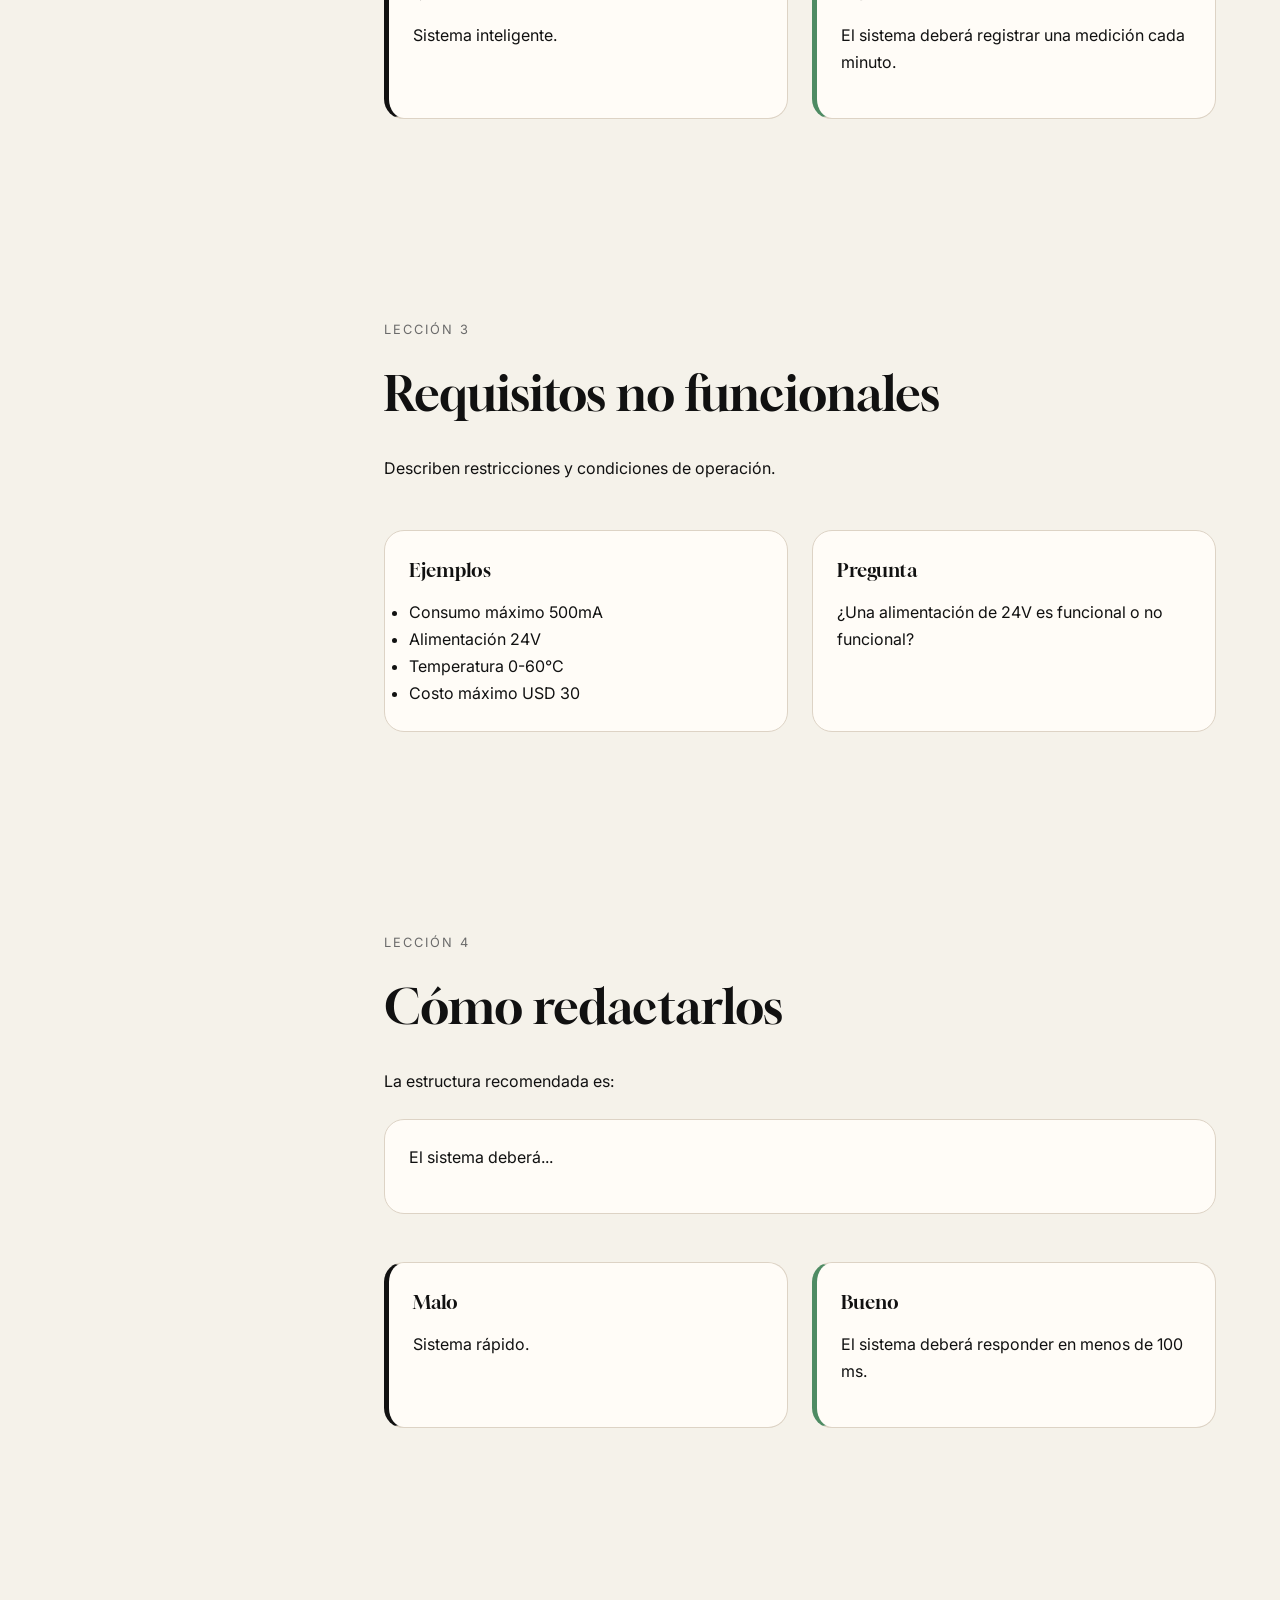
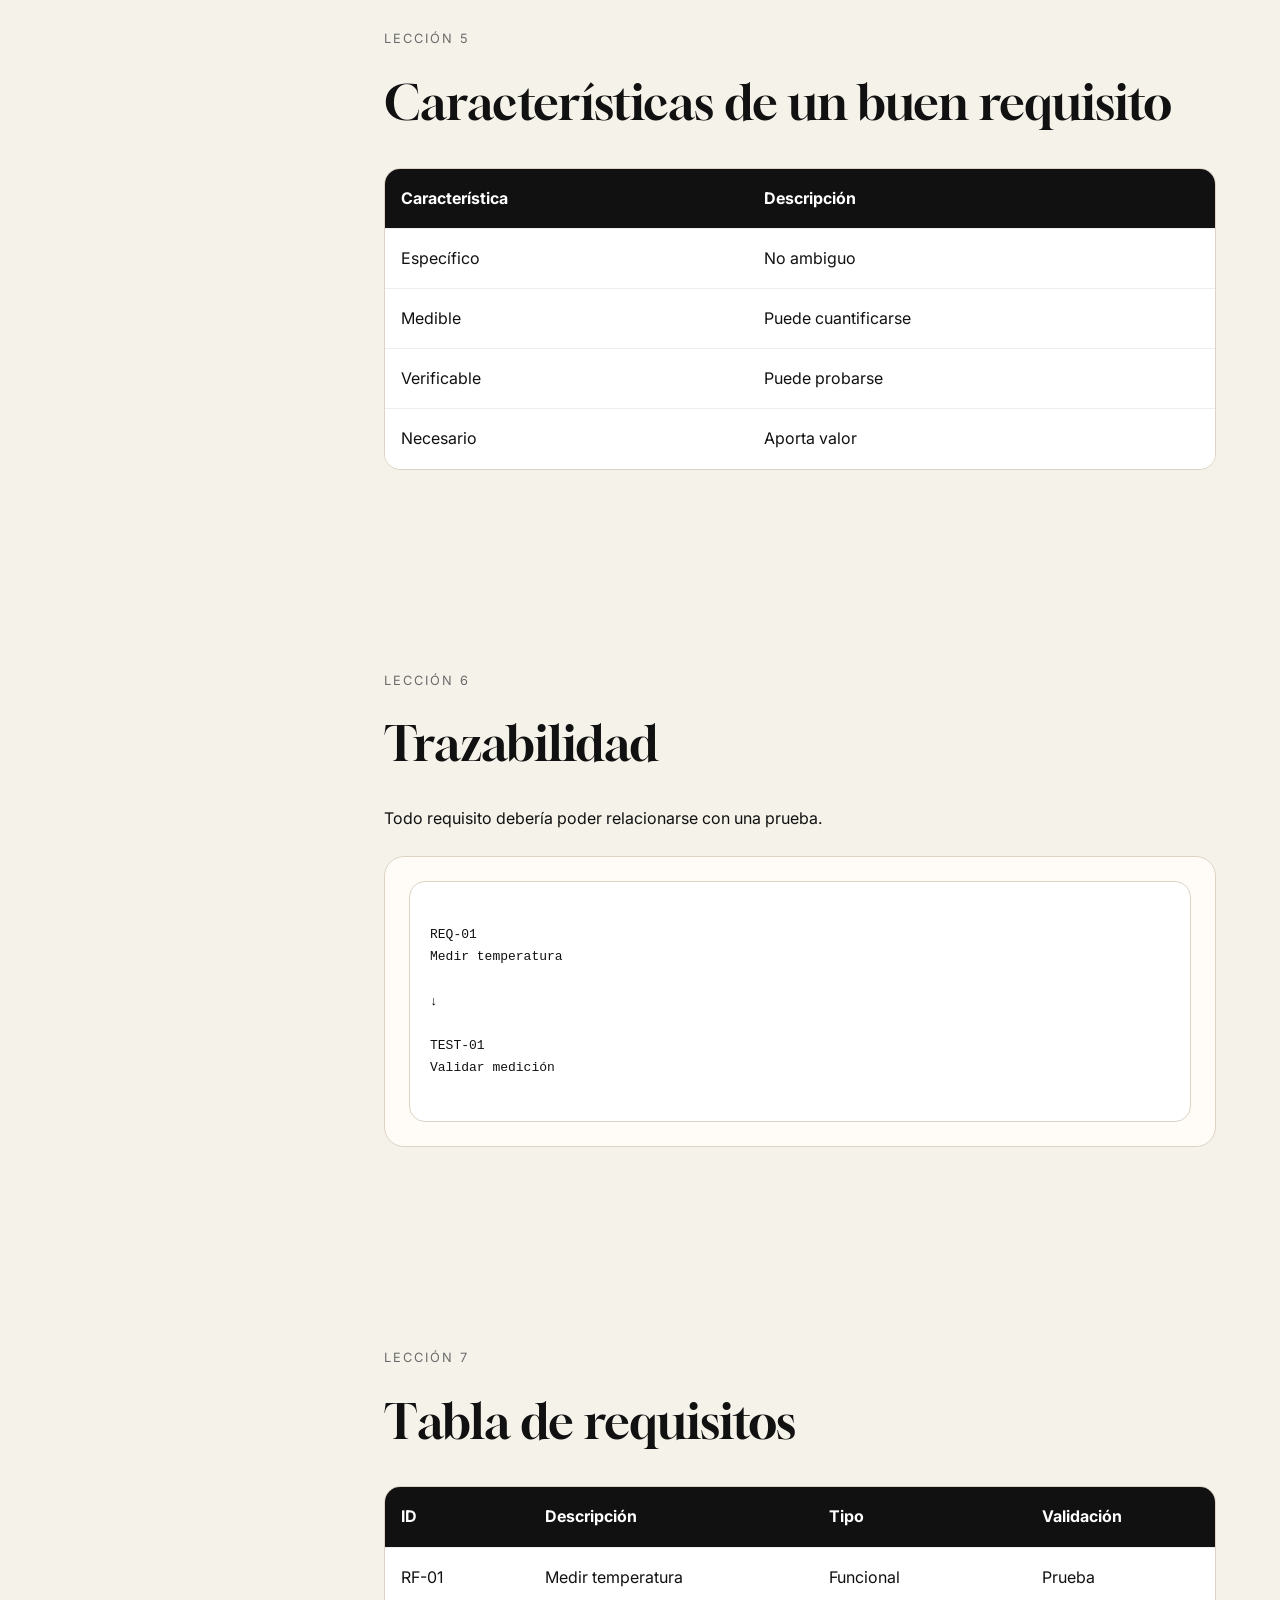
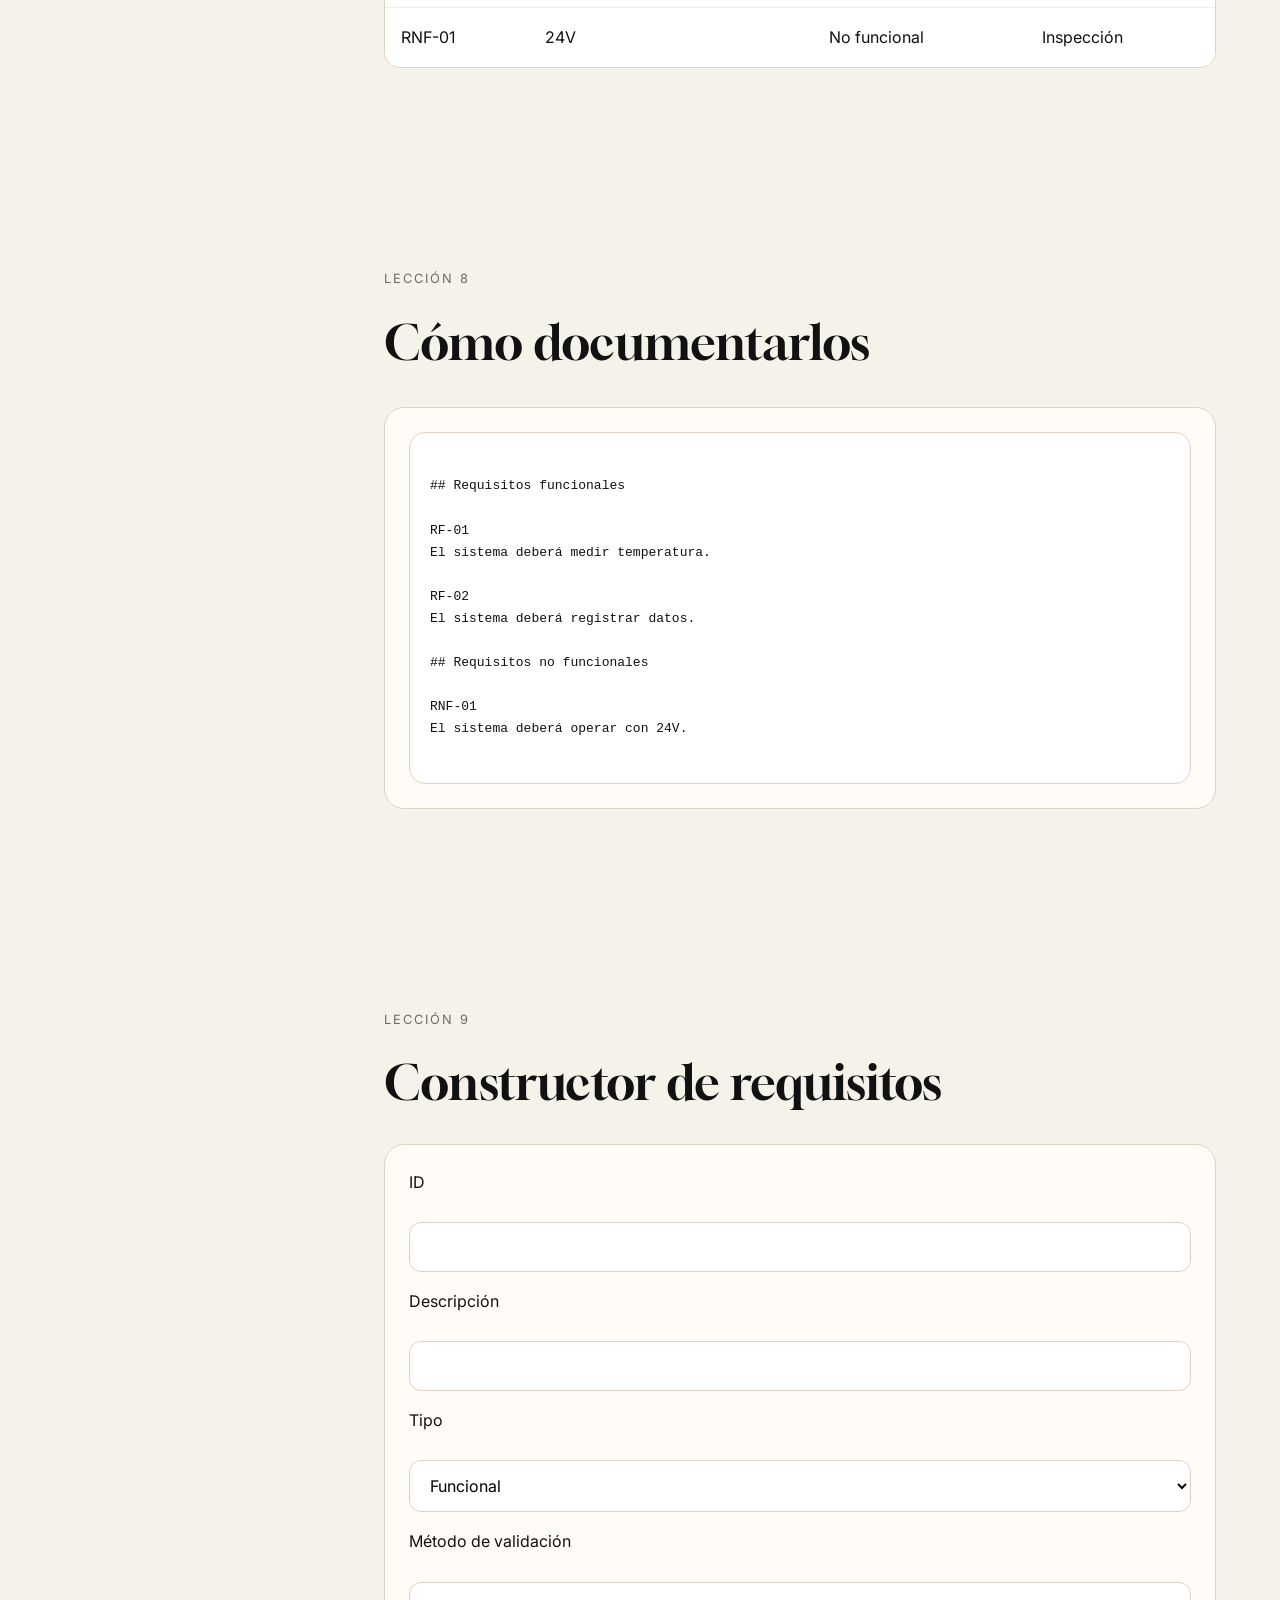
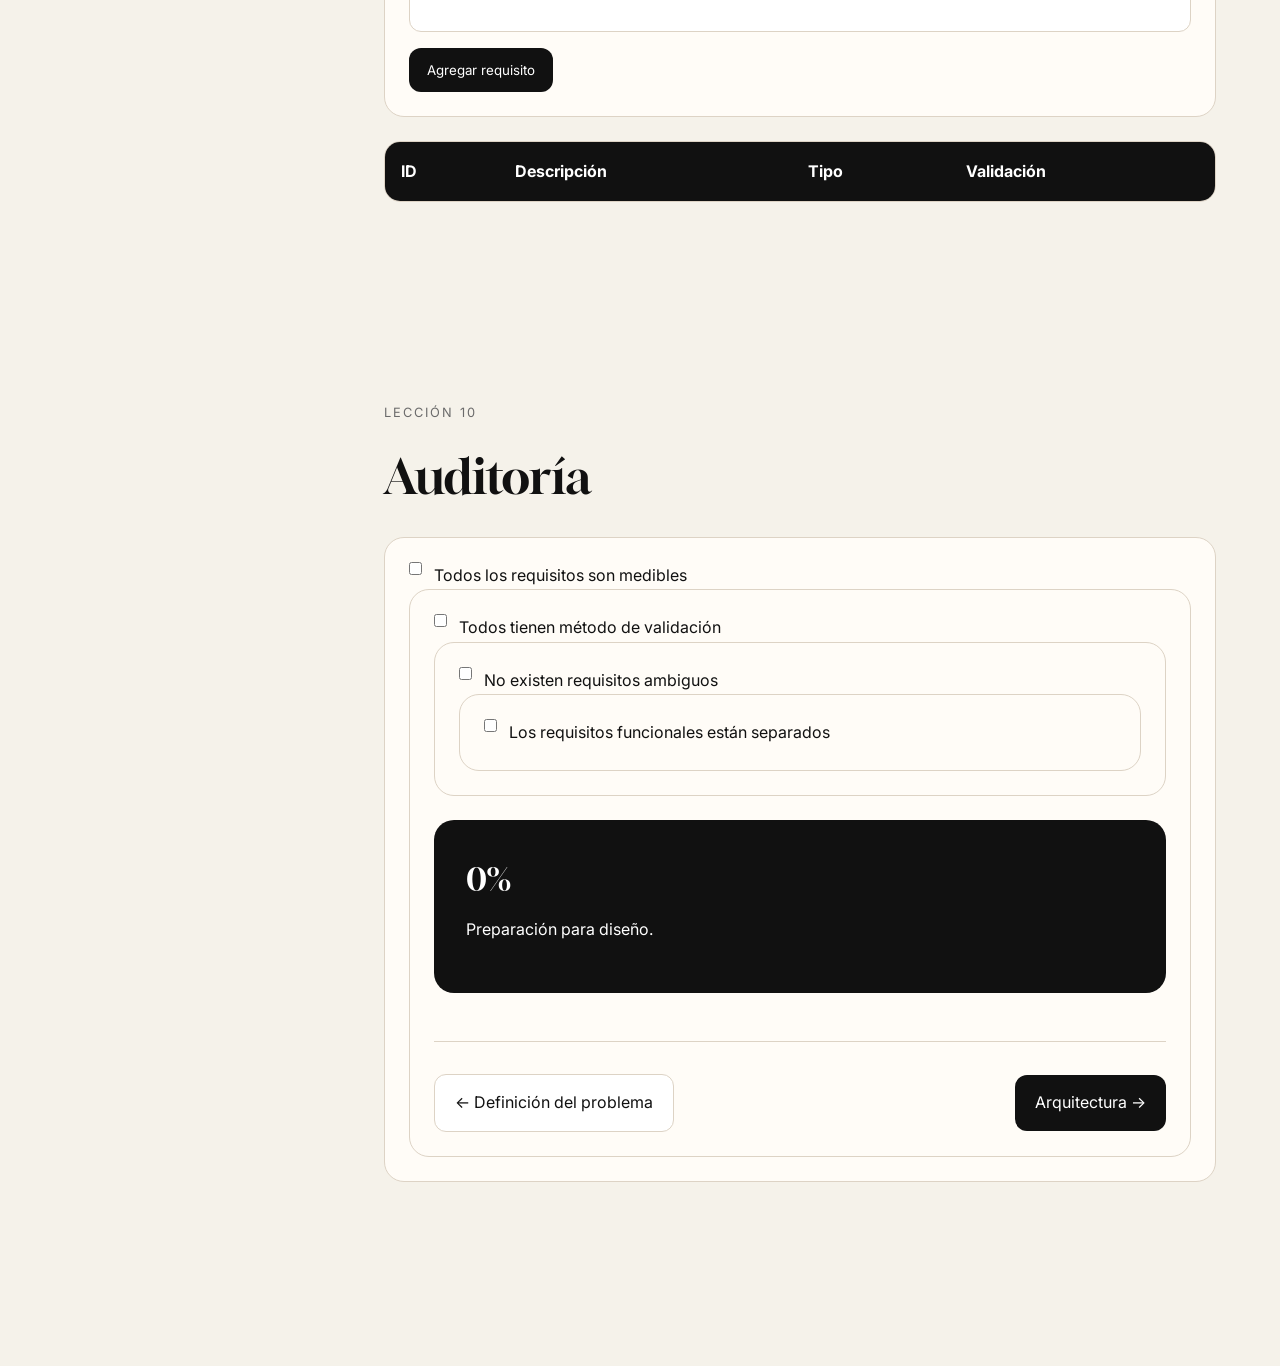
<file: requisitos_actualizado.html>
<!DOCTYPE html>
<html lang="es">
<head>
<meta charset="UTF-8">
<meta name="viewport" content="width=device-width, initial-scale=1.0">
<title>Requisitos | Documentar una PCB</title>
<link href="https://fonts.googleapis.com/css2?family=Gloock&family=Inter:wght@300;400;500;600&display=swap" rel="stylesheet">
<link rel="stylesheet" href="styles.css">
</head>
<body>
<div class="app-layout">
<aside class="sidebar">

	<div class="sidebar-title">
		Documentar una PCB
	</div>

	<a
	href="../introduccion.html"
	class="sidebar-home">

		Introducción

	</a>

	<div class="sidebar-group">

		<div class="sidebar-label">
			DISEÑO
		</div>

		<a href="problema.html">
			Problema
		</a>

		<a href="requisitos_actualizado.html">
			Requisitos
		</a>

		<a href="arquitectura_actualizado.html">
			Arquitectura
		</a>

		<a href="esquematico.html">
			Esquemático
		</a>

		<a href="componentes_actualizado.html">
			Componentes
		</a>

	</div>

	<div class="sidebar-group">

		<div class="sidebar-label">
			DOCUMENTACIÓN
		</div>

		<a href="bom.html">
			BOM
		</a>

		<a href="calculos.html">
			Cálculos
		</a>

		<a href="simulaciones.html">
			Simulaciones
		</a>

		<a href="gerbers.html">
			Gerbers
		</a>

		<a href="readme.html">
			README
		</a>

		<a href="github.html">
			GitHub
		</a>

		<a href="consejos-finales.html">
			Consejos finales
		</a>

	</div>

</aside>

<main class="content">
<div class="course-progress"><div class="course-progress-fill" style="width:10%"></div></div>
<p class="course-progress-text">Módulo 2 de 20</p>

<section>

<div class="container">

<div class="lesson-tag">
Lección 1
</div>

<h2>
¿Qué es un requisito?
</h2>

<p>
Un requisito describe una capacidad, comportamiento o restricción que el sistema debe cumplir.
Los requisitos no hablan de componentes específicos.
Hablan de resultados esperados.
</p>

<div class="grid-2">

<div class="card bad">

<h3>No es un requisito</h3>

<p>
Voy a usar un ESP32.
</p>

</div>

<div class="card good">

<h3>Sí es un requisito</h3>

<p>
El sistema deberá transmitir datos mediante WiFi.
</p>

</div>

</div>

<div class="question">

<p>
Selecciona cuál de las siguientes frases es realmente un requisito:
</p>

<label class="option">
<input type="radio" name="req1">
Diseñar una PCB con STM32
</label>

<label class="option">
<input type="radio" name="req1">
Usar un sensor BME280
</label>

<label class="option">
<input type="radio" name="req1" data-correct="true">
El sistema deberá medir temperatura
</label>

<div id="feedback-req1"></div>

</div>

</div>

</section>

<section>

<div class="container">

<div class="lesson-tag">
Lección 2
</div>

<h2>
Requisitos funcionales
</h2>

<p>
Los requisitos funcionales describen lo que el sistema debe hacer.
</p>

<div class="card">

<ul>

<li>Medir temperatura.</li>

<li>Registrar datos.</li>

<li>Transmitir información.</li>

<li>Mostrar alertas.</li>

</ul>

</div>

<div class="grid-2">

<div class="card bad">

<h3>Malo</h3>

<p>
Sistema inteligente.
</p>

</div>

<div class="card good">

<h3>Bueno</h3>

<p>
El sistema deberá registrar una medición cada minuto.
</p>

</div>

</div>

</div>

</section>
<section>

<div class="container">

<div class="lesson-tag">
Lección 3
</div>

<h2>
Requisitos no funcionales
</h2>

<p>
Describen restricciones y condiciones de operación.
</p>

<div class="grid-2">

<div class="card">
<h3>Ejemplos</h3>

<ul>
<li>Consumo máximo 500mA</li>
<li>Alimentación 24V</li>
<li>Temperatura 0-60°C</li>
<li>Costo máximo USD 30</li>
</ul>

</div>

<div class="card">

<h3>Pregunta</h3>

<p>
¿Una alimentación de 24V es funcional o no funcional?
</p>

</div>

</div>

</div>

</section>

<section>

<div class="container">

<div class="lesson-tag">
Lección 4
</div>

<h2>
Cómo redactarlos
</h2>

<p>
La estructura recomendada es:
</p>

<div class="card">

<p>
El sistema deberá...
</p>

</div>

<div class="grid-2">

<div class="card bad">

<h3>Malo</h3>

<p>
Sistema rápido.
</p>

</div>

<div class="card good">

<h3>Bueno</h3>

<p>
El sistema deberá responder en menos de 100 ms.
</p>

</div>

</div>

</div>

</section>

<section>

<div class="container">

<div class="lesson-tag">
Lección 5
</div>

<h2>
Características de un buen requisito
</h2>

<table>

<tr>
<th>Característica</th>
<th>Descripción</th>
</tr>

<tr>
<td>Específico</td>
<td>No ambiguo</td>
</tr>

<tr>
<td>Medible</td>
<td>Puede cuantificarse</td>
</tr>

<tr>
<td>Verificable</td>
<td>Puede probarse</td>
</tr>

<tr>
<td>Necesario</td>
<td>Aporta valor</td>
</tr>

</table>

</div>

</section>
<section>

<div class="container">

<div class="lesson-tag">
Lección 6
</div>

<h2>
Trazabilidad
</h2>

<p>
Todo requisito debería poder relacionarse con una prueba.
</p>

<div class="card">

<pre>

REQ-01
Medir temperatura

↓

TEST-01
Validar medición

</pre>

</div>

</div>

</section>

<section>

<div class="container">

<div class="lesson-tag">
Lección 7
</div>

<h2>
Tabla de requisitos
</h2>

<table>

<tr>
<th>ID</th>
<th>Descripción</th>
<th>Tipo</th>
<th>Validación</th>
</tr>

<tr>
<td>RF-01</td>
<td>Medir temperatura</td>
<td>Funcional</td>
<td>Prueba</td>
</tr>

<tr>
<td>RNF-01</td>
<td>24V</td>
<td>No funcional</td>
<td>Inspección</td>
</tr>

</table>

</div>

</section>

<section>

<div class="container">

<div class="lesson-tag">
Lección 8
</div>

<h2>
Cómo documentarlos
</h2>

<div class="card">

<pre>

## Requisitos funcionales

RF-01
El sistema deberá medir temperatura.

RF-02
El sistema deberá registrar datos.

## Requisitos no funcionales

RNF-01
El sistema deberá operar con 24V.

</pre>

</div>

</div>

</section>
<section>

<div class="container">

<div class="lesson-tag">
Lección 9
</div>

<h2>
Constructor de requisitos
</h2>

<div class="question">

<p>ID</p>
<input id="req-id">

<p>Descripción</p>
<input id="req-desc">

<p>Tipo</p>
<select id="req-type">
<option>Funcional</option>
<option>No funcional</option>
</select>

<p>Método de validación</p>
<input id="req-val">

<button onclick="addRequirement()">
Agregar requisito
</button>

</div>

<table id="requirements-table">

<tr>
<th>ID</th>
<th>Descripción</th>
<th>Tipo</th>
<th>Validación</th>
</tr>

</table>

</div>

</section>

<section>

<div class="container">

<div class="lesson-tag">
Lección 10
</div>

<h2>
Auditoría
</h2>

<div class="checklist">

<div class="audit-item"><label><input type="checkbox" class="audit">
Todos los requisitos son medibles
</label>

<div class="audit-item"><label><input type="checkbox" class="audit">
Todos tienen método de validación
</label>

<div class="audit-item"><label><input type="checkbox" class="audit">
No existen requisitos ambiguos
</label>

<div class="audit-item"><label><input type="checkbox" class="audit">
Los requisitos funcionales están separados
</label></div>

</div>

<div class="result">

<h3 id="audit-score">
0%
</h3>

<p>
Preparación para diseño.
</p>

</div>

<div class="page-navigation">

<a
href="problema.html"
class="nav-button secondary">

← Definición del problema

</a>

<a
href="arquitectura.html"
class="nav-button">

Arquitectura →

</a>

</div>

</div>

</section>

<script>

function addRequirement(){

const table =
document.getElementById(
"requirements-table"
);

const row =
table.insertRow();

row.insertCell().innerText =
document.getElementById("req-id").value;

row.insertCell().innerText =
document.getElementById("req-desc").value;

row.insertCell().innerText =
document.getElementById("req-type").value;

row.insertCell().innerText =
document.getElementById("req-val").value;

}

const audit =
document.querySelectorAll(".audit");

function updateAudit(){

const total = audit.length;

const checked =
[...audit]
.filter(x=>x.checked)
.length;

const score =
Math.round(
checked/total*100
);

document
.getElementById(
"audit-score"
)
.innerText =
score + "%";

}

audit.forEach(a=>{

a.addEventListener(
"change",
updateAudit
);

});

</script>
</main></div></body></html>
</file>
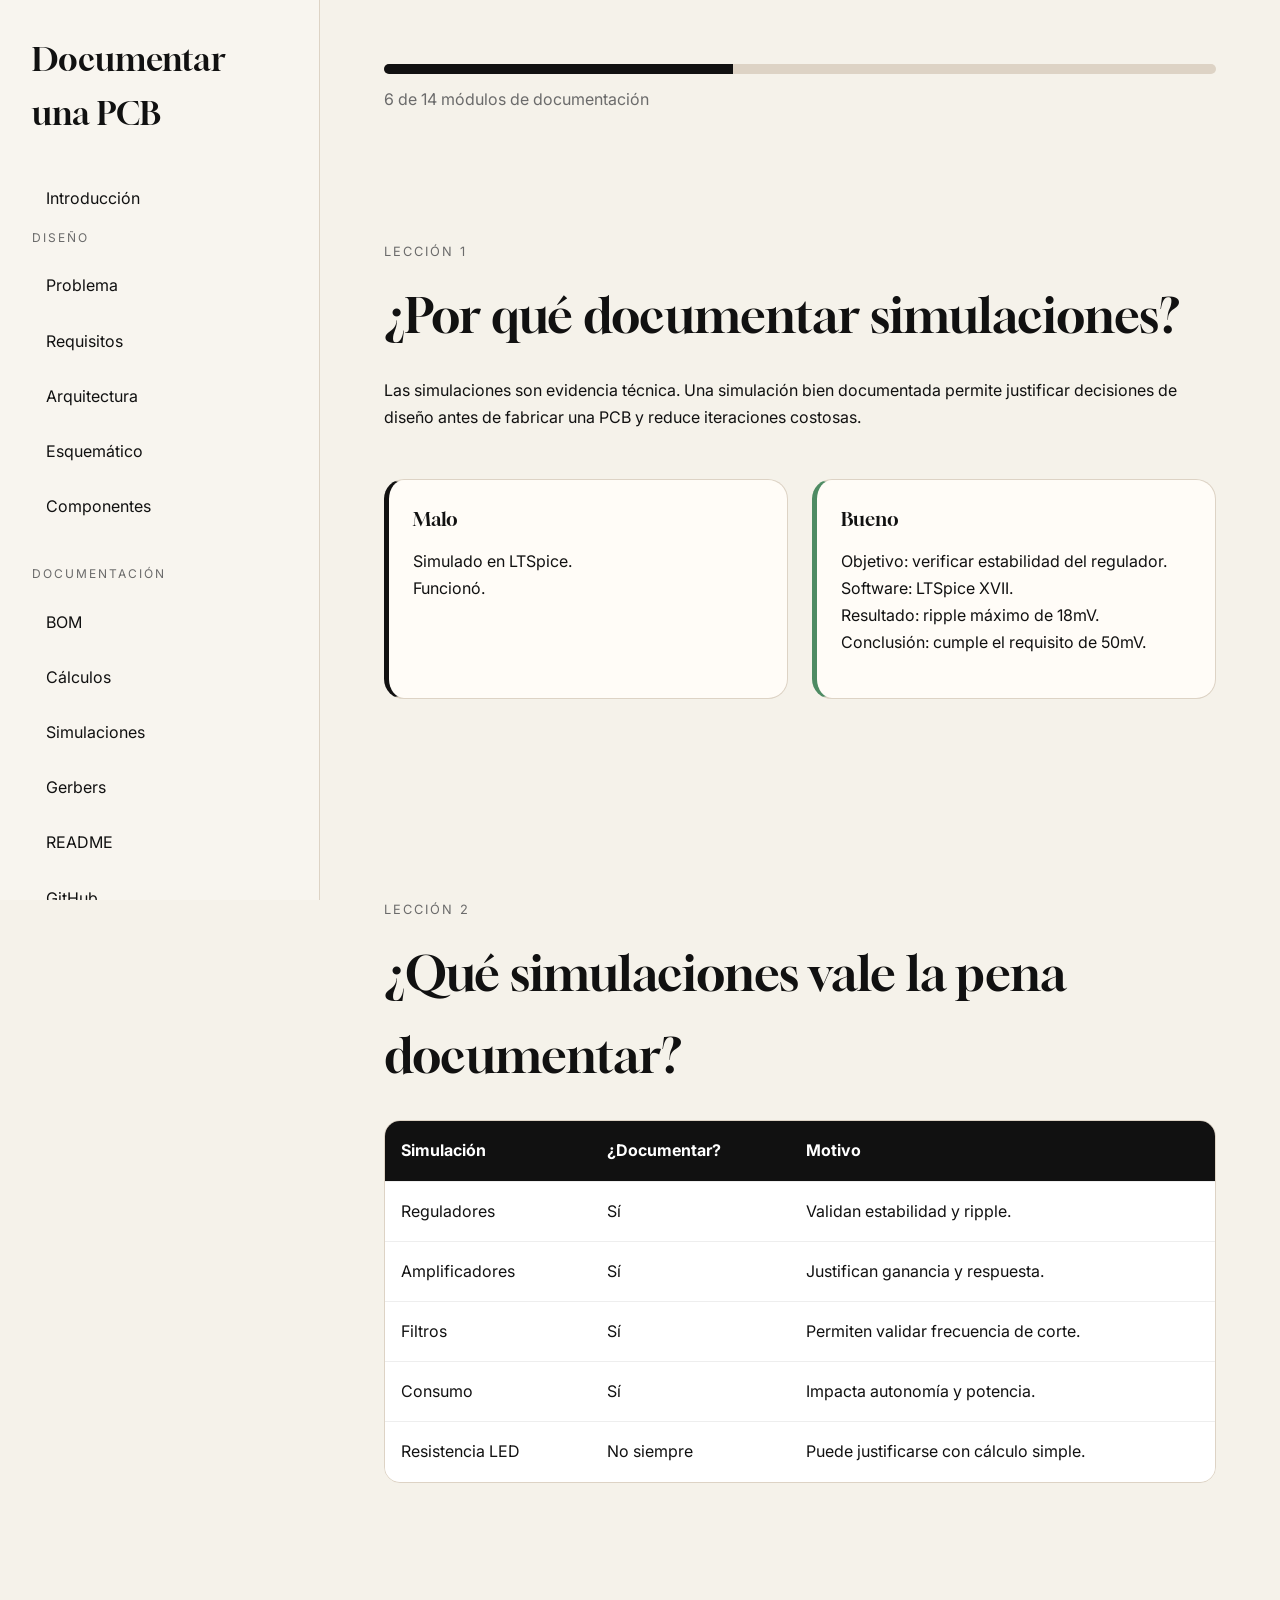
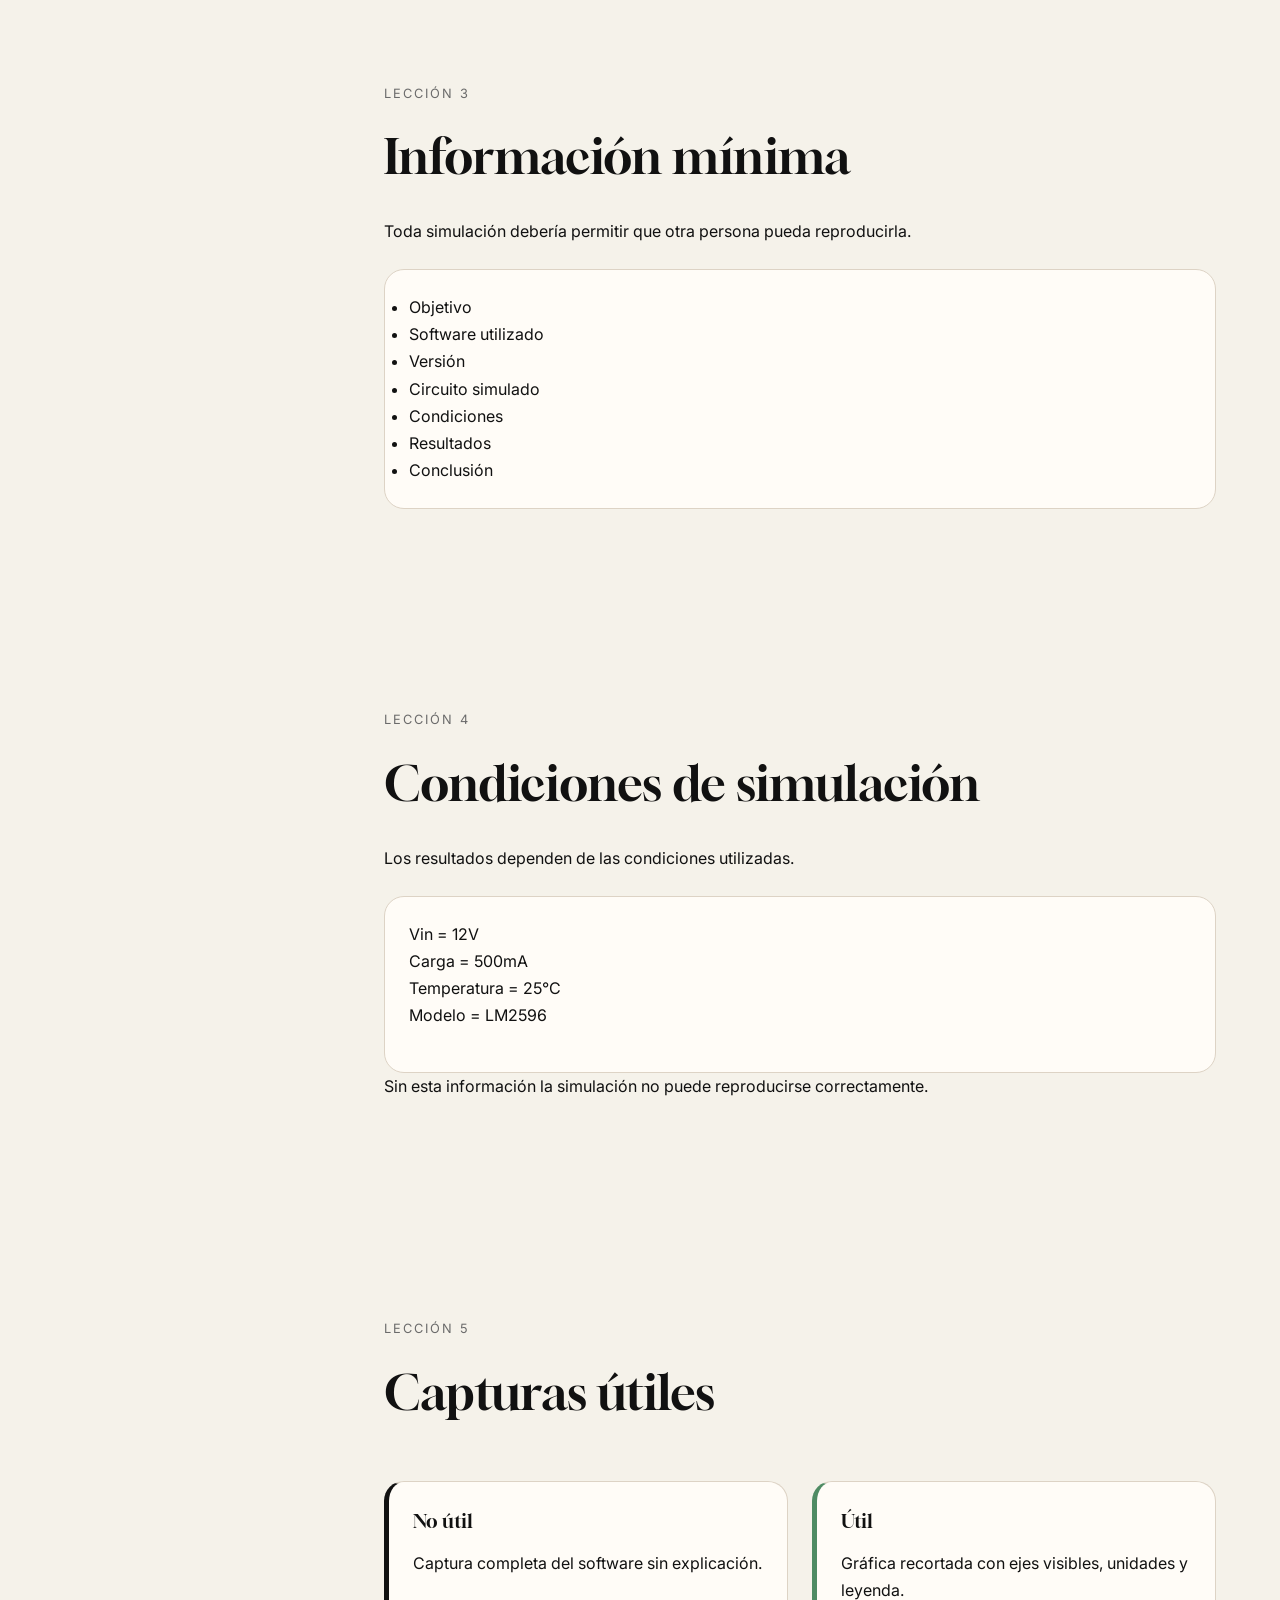
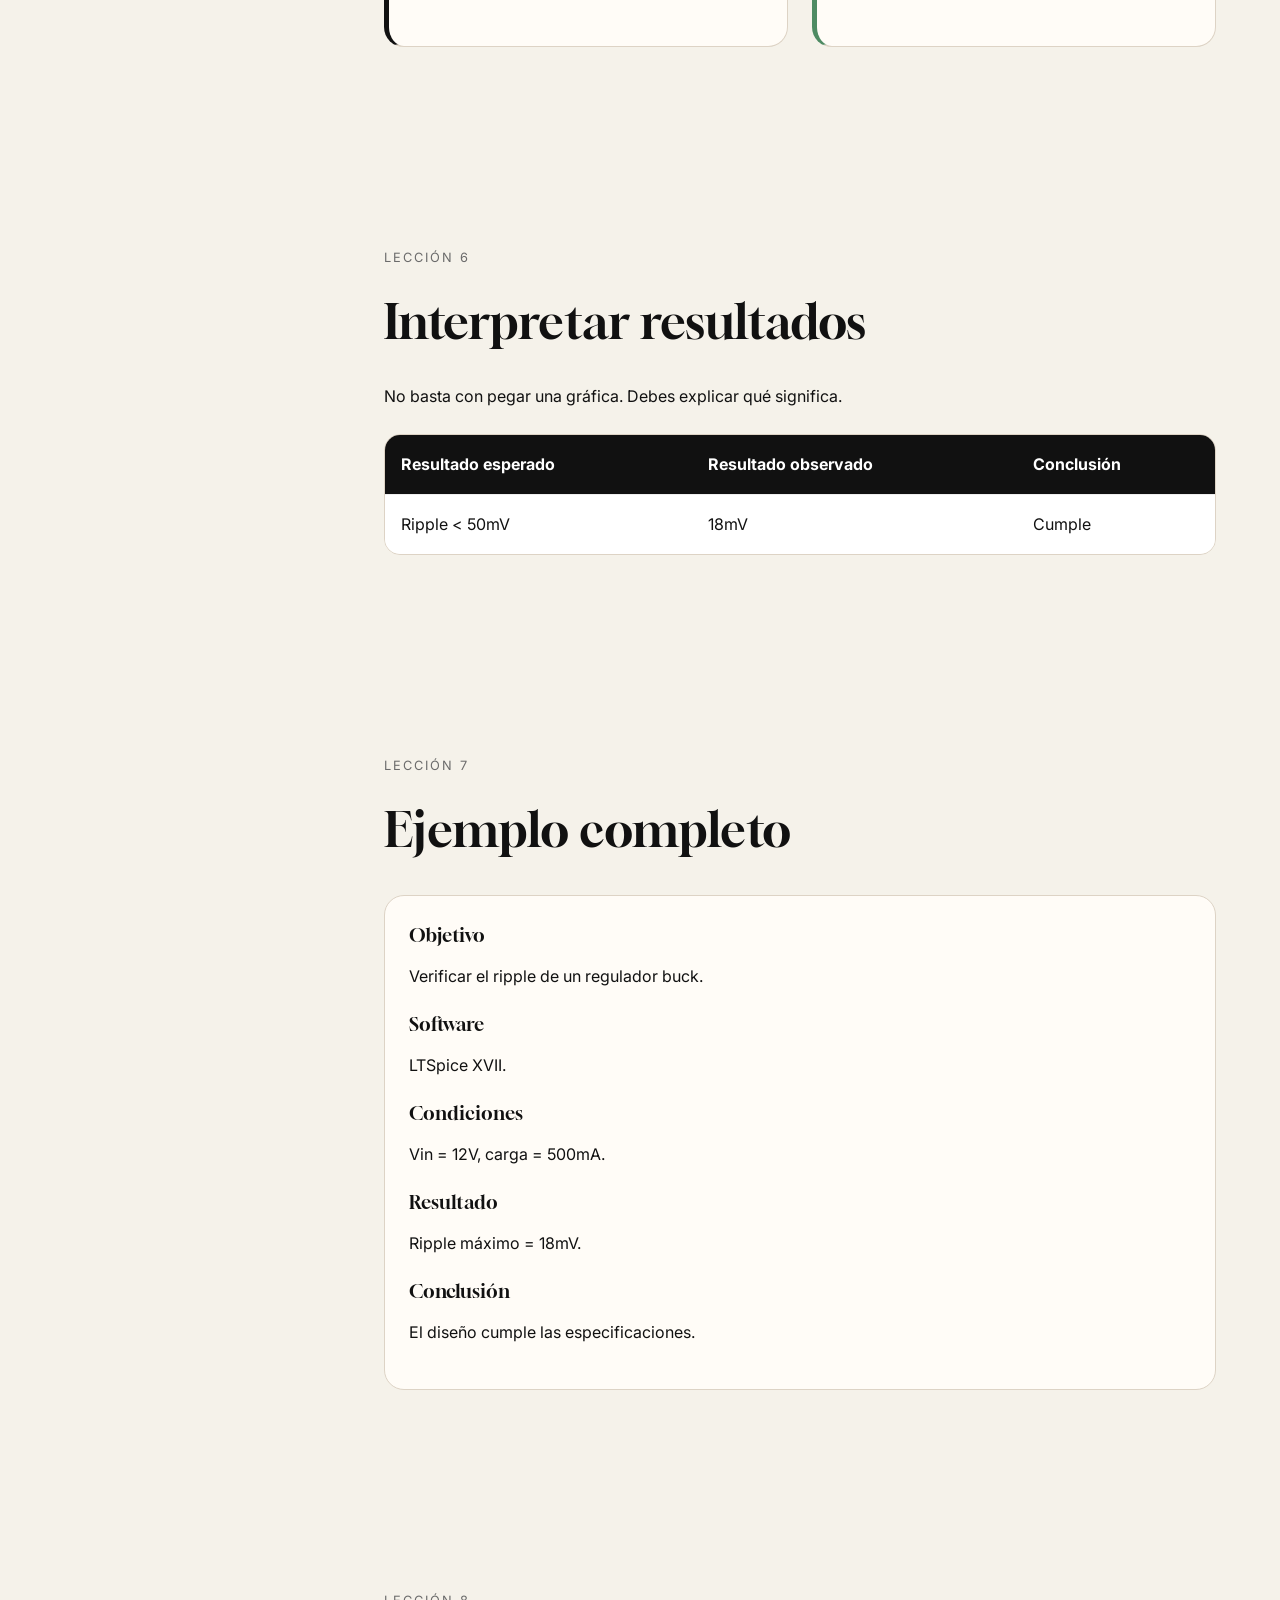
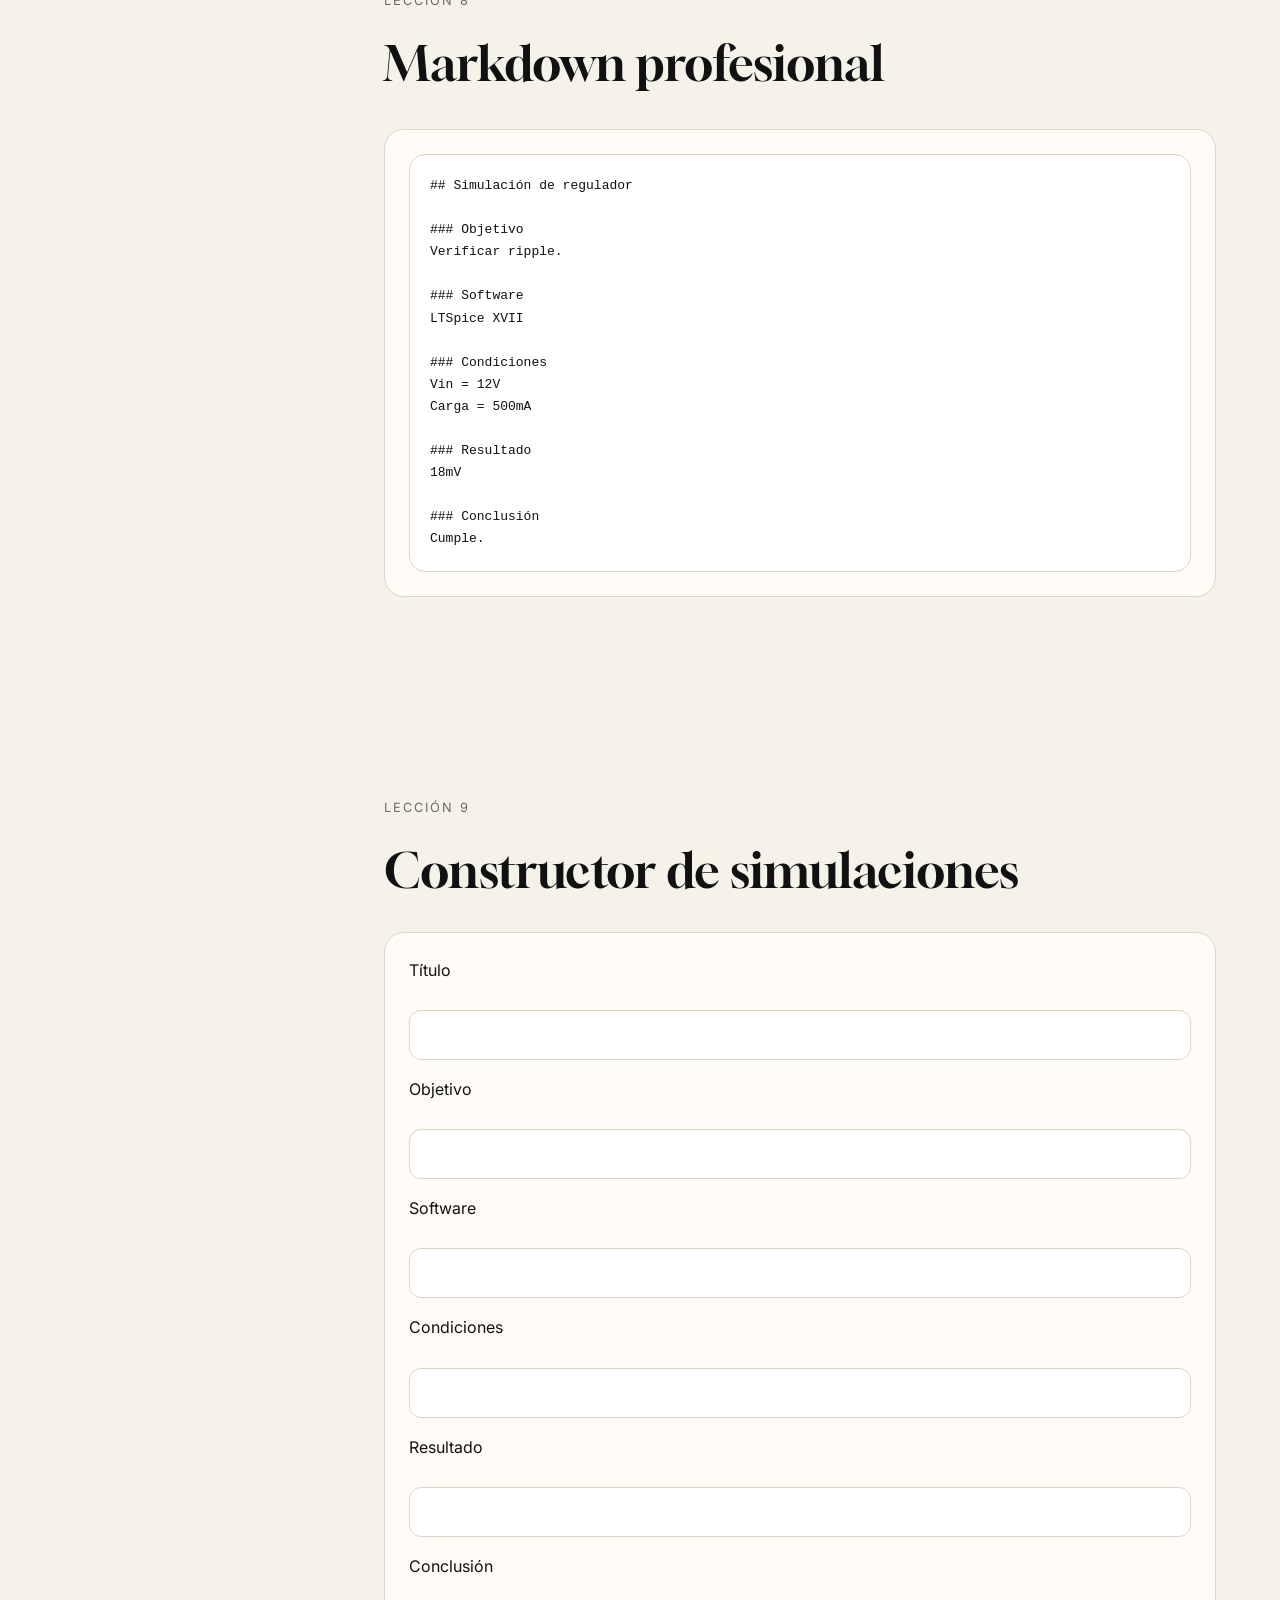
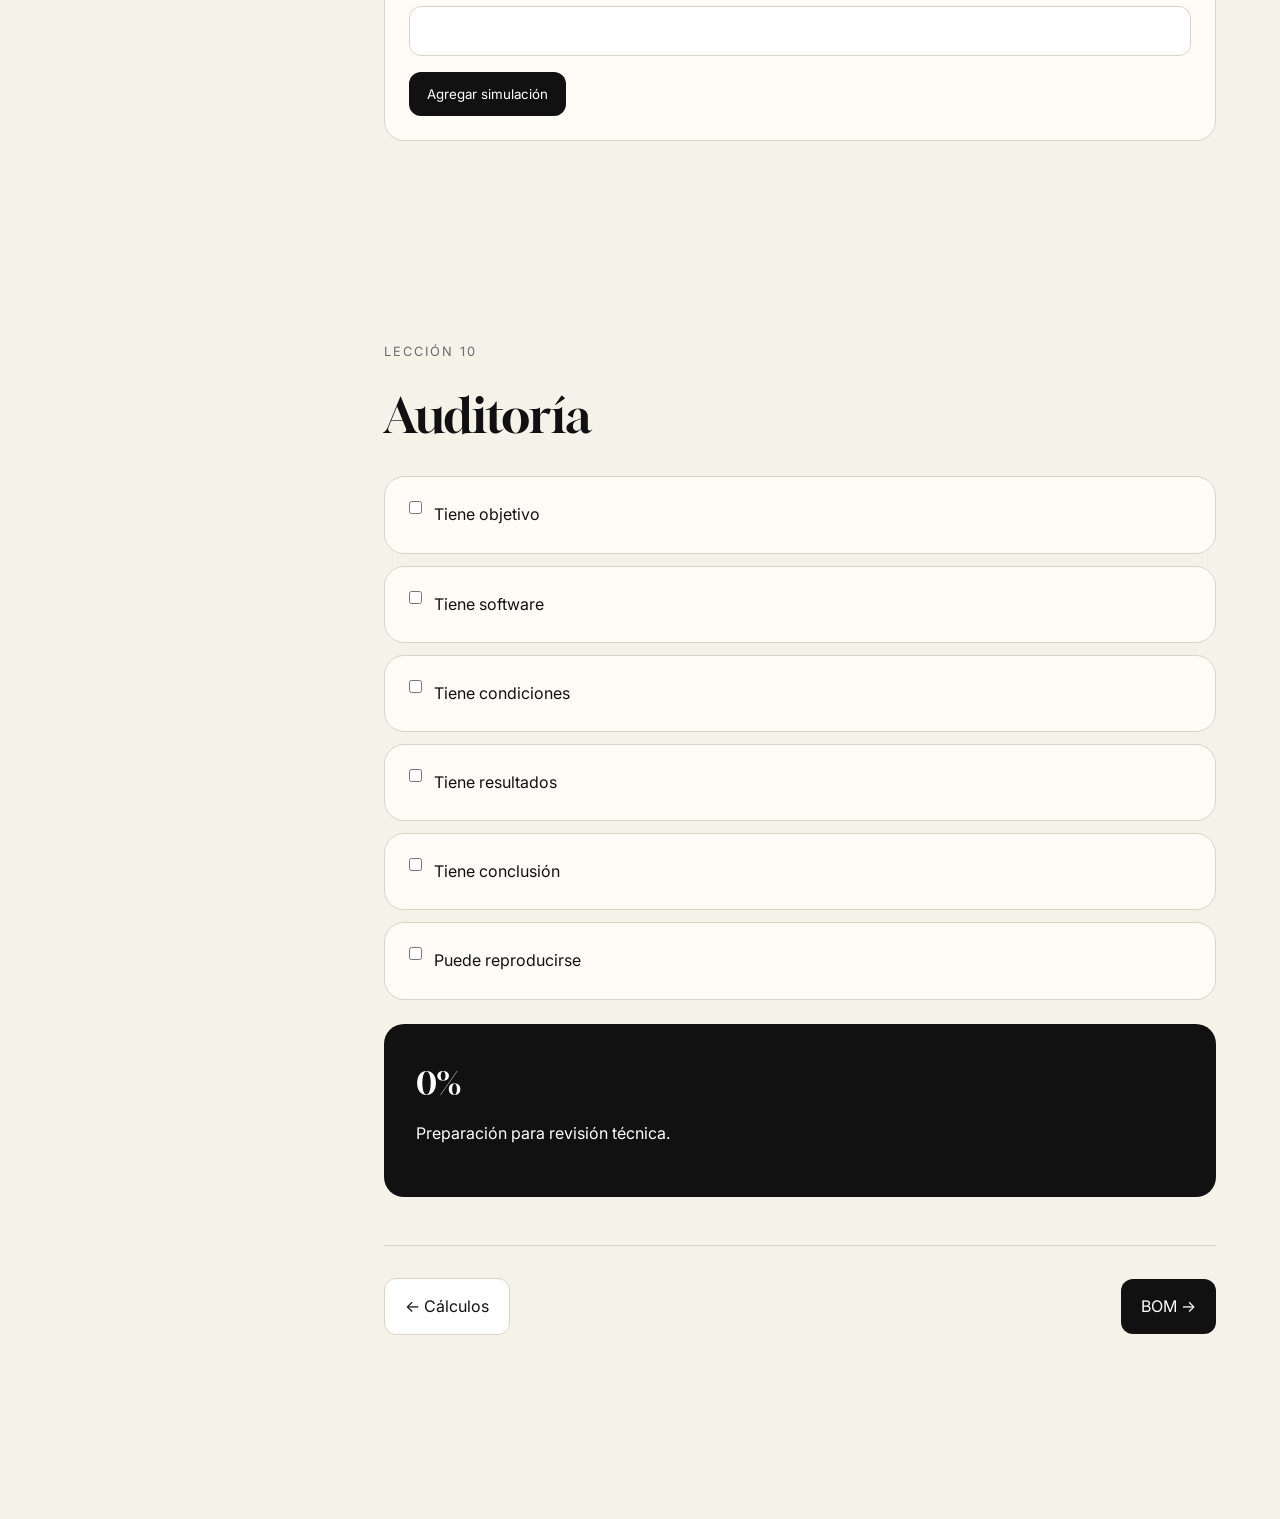
<file: simulaciones.html>
<!DOCTYPE html>
<html lang="es">
<head>
<meta charset="UTF-8">
<meta name="viewport" content="width=device-width, initial-scale=1.0">
<title>Simulaciones | Documentar una PCB</title>
<link href="https://fonts.googleapis.com/css2?family=Gloock&family=Inter:wght@300;400;500;600&display=swap" rel="stylesheet">
<link rel="stylesheet" href="styles.css">
</head>
<body>

<div class="app-layout">

<aside class="sidebar">

	<div class="sidebar-title">
		Documentar una PCB
	</div>

	<a
	href="../introduccion.html"
	class="sidebar-home">

		Introducción

	</a>

	<div class="sidebar-group">

		<div class="sidebar-label">
			DISEÑO
		</div>

		<a href="problema.html">
			Problema
		</a>

		<a href="requisitos_actualizado.html">
			Requisitos
		</a>

		<a href="arquitectura_actualizado.html">
			Arquitectura
		</a>

		<a href="esquematico.html">
			Esquemático
		</a>

		<a href="componentes_actualizado.html">
			Componentes
		</a>

	</div>

	<div class="sidebar-group">

		<div class="sidebar-label">
			DOCUMENTACIÓN
		</div>

		<a href="bom.html">
			BOM
		</a>

		<a href="calculos.html">
			Cálculos
		</a>

		<a href="simulaciones.html">
			Simulaciones
		</a>

		<a href="gerbers.html">
			Gerbers
		</a>

		<a href="readme.html">
			README
		</a>

		<a href="github.html">
			GitHub
		</a>

		<a href="consejos-finales.html">
			Consejos finales
		</a>

	</div>

</aside>

<main class="content">

<div class="course-progress">
<div class="course-progress-fill" style="width:42%;"></div>
</div>

<p class="course-progress-text">
6 de 14 módulos de documentación
</p>

<section>
<div class="container">

<div class="lesson-tag">
Lección 1
</div>

<h2>
¿Por qué documentar simulaciones?
</h2>

<p>
Las simulaciones son evidencia técnica. Una simulación bien documentada permite justificar decisiones de diseño antes de fabricar una PCB y reduce iteraciones costosas.
</p>

<div class="grid-2">

<div class="card bad">

<h3>Malo</h3>

<p>
Simulado en LTSpice.<br>
Funcionó.
</p>

</div>

<div class="card good">

<h3>Bueno</h3>

<p>
Objetivo: verificar estabilidad del regulador.<br>
Software: LTSpice XVII.<br>
Resultado: ripple máximo de 18mV.<br>
Conclusión: cumple el requisito de 50mV.
</p>

</div>

</div>

</div>
</section>

<section>
<div class="container">

<div class="lesson-tag">
Lección 2
</div>

<h2>
¿Qué simulaciones vale la pena documentar?
</h2>

<table>

<tr>
<th>Simulación</th>
<th>¿Documentar?</th>
<th>Motivo</th>
</tr>

<tr>
<td>Reguladores</td>
<td>Sí</td>
<td>Validan estabilidad y ripple.</td>
</tr>

<tr>
<td>Amplificadores</td>
<td>Sí</td>
<td>Justifican ganancia y respuesta.</td>
</tr>

<tr>
<td>Filtros</td>
<td>Sí</td>
<td>Permiten validar frecuencia de corte.</td>
</tr>

<tr>
<td>Consumo</td>
<td>Sí</td>
<td>Impacta autonomía y potencia.</td>
</tr>

<tr>
<td>Resistencia LED</td>
<td>No siempre</td>
<td>Puede justificarse con cálculo simple.</td>
</tr>

</table>

</div>
</section>

<section>
<div class="container">

<div class="lesson-tag">
Lección 3
</div>

<h2>
Información mínima
</h2>

<p>
Toda simulación debería permitir que otra persona pueda reproducirla.
</p>

<div class="card">

<ul>
<li>Objetivo</li>
<li>Software utilizado</li>
<li>Versión</li>
<li>Circuito simulado</li>
<li>Condiciones</li>
<li>Resultados</li>
<li>Conclusión</li>
</ul>

</div>

</div>
</section>

<section>
<div class="container">

<div class="lesson-tag">
Lección 4
</div>

<h2>
Condiciones de simulación
</h2>

<p>
Los resultados dependen de las condiciones utilizadas.
</p>

<div class="card">

<p>
Vin = 12V<br>
Carga = 500mA<br>
Temperatura = 25°C<br>
Modelo = LM2596
</p>

</div>

<p>
Sin esta información la simulación no puede reproducirse correctamente.
</p>

</div>
</section>

<section>
<div class="container">

<div class="lesson-tag">
Lección 5
</div>

<h2>
Capturas útiles
</h2>

<div class="grid-2">

<div class="card bad">

<h3>No útil</h3>

<p>
Captura completa del software sin explicación.
</p>

</div>

<div class="card good">

<h3>Útil</h3>

<p>
Gráfica recortada con ejes visibles, unidades y leyenda.
</p>

</div>

</div>

</div>
</section>

<section>
<div class="container">

<div class="lesson-tag">
Lección 6
</div>

<h2>
Interpretar resultados
</h2>

<p>
No basta con pegar una gráfica. Debes explicar qué significa.
</p>

<table>

<tr>
<th>Resultado esperado</th>
<th>Resultado observado</th>
<th>Conclusión</th>
</tr>

<tr>
<td>Ripple &lt; 50mV</td>
<td>18mV</td>
<td>Cumple</td>
</tr>

</table>

</div>
</section>

<section>
<div class="container">

<div class="lesson-tag">
Lección 7
</div>

<h2>
Ejemplo completo
</h2>

<div class="card">

<h3>Objetivo</h3>
<p>Verificar el ripple de un regulador buck.</p>

<h3>Software</h3>
<p>LTSpice XVII.</p>

<h3>Condiciones</h3>
<p>Vin = 12V, carga = 500mA.</p>

<h3>Resultado</h3>
<p>Ripple máximo = 18mV.</p>

<h3>Conclusión</h3>
<p>El diseño cumple las especificaciones.</p>

</div>

</div>
</section>

<section>
<div class="container">

<div class="lesson-tag">
Lección 8
</div>

<h2>
Markdown profesional
</h2>

<div class="card">

<pre>
## Simulación de regulador

### Objetivo
Verificar ripple.

### Software
LTSpice XVII

### Condiciones
Vin = 12V
Carga = 500mA

### Resultado
18mV

### Conclusión
Cumple.
</pre>

</div>

</div>
</section>

<section>
<div class="container">

<div class="lesson-tag">
Lección 9
</div>

<h2>
Constructor de simulaciones
</h2>

<div class="question">

<p>Título</p>
<input id="titulo">

<p>Objetivo</p>
<input id="objetivo">

<p>Software</p>
<input id="software">

<p>Condiciones</p>
<input id="condiciones">

<p>Resultado</p>
<input id="resultado">

<p>Conclusión</p>
<input id="conclusion">

<button onclick="addSimulation()">
Agregar simulación
</button>

</div>

<div id="simulation-output"></div>

</div>
</section>

<section>
<div class="container">

<div class="lesson-tag">
Lección 10
</div>

<h2>
Auditoría
</h2>

<div class="checklist">

<div class="audit-item">
<label><input type="checkbox" class="audit"> Tiene objetivo</label>
</div>

<div class="audit-item">
<label><input type="checkbox" class="audit"> Tiene software</label>
</div>

<div class="audit-item">
<label><input type="checkbox" class="audit"> Tiene condiciones</label>
</div>

<div class="audit-item">
<label><input type="checkbox" class="audit"> Tiene resultados</label>
</div>

<div class="audit-item">
<label><input type="checkbox" class="audit"> Tiene conclusión</label>
</div>

<div class="audit-item">
<label><input type="checkbox" class="audit"> Puede reproducirse</label>
</div>

</div>

<div class="result">

<h3 id="audit-score">
0%
</h3>

<p>
Preparación para revisión técnica.
</p>

</div>

<div class="page-navigation">

<a href="calculos.html" class="nav-button secondary">
← Cálculos
</a>

<a href="bom.html" class="nav-button">
BOM →
</a>

</div>

</div>
</section>

<script>

function addSimulation(){

const output =
document.getElementById("simulation-output");

output.innerHTML += `
<div class="card">
<h3>${document.getElementById("titulo").value}</h3>
<p><strong>Objetivo:</strong> ${document.getElementById("objetivo").value}</p>
<p><strong>Software:</strong> ${document.getElementById("software").value}</p>
<p><strong>Condiciones:</strong> ${document.getElementById("condiciones").value}</p>
<p><strong>Resultado:</strong> ${document.getElementById("resultado").value}</p>
<p><strong>Conclusión:</strong> ${document.getElementById("conclusion").value}</p>
</div>`;

}

const audit =
document.querySelectorAll(".audit");

function updateAudit(){

const total = audit.length;

const checked =
[...audit].filter(x => x.checked).length;

document.getElementById("audit-score").innerText =
Math.round((checked/total)*100) + "%";

}

audit.forEach(a=>{
a.addEventListener("change", updateAudit);
});

</script>

</main>

</div>

</body>
</html>
</file>
<file: styles.css>
:root{
    --bg:#F5F2EA;
    --card:#FFFCF7;
    --text:#111111;
    --muted:#6b6b6b;
    --border:#DDD3C5;
    --success:#4E8B63;
}
.option{
    display:flex;
    align-items:center;
    gap:14px;

    padding:16px 20px;

    border:1px solid var(--border);

    border-radius:14px;

    cursor:pointer;

    transition:.2s;

    margin-bottom:12px;
}

.option:hover{
    background:white;
}
.option input[type="radio"]{

    width:18px;
    height:18px;

    margin:0;

    flex-shrink:0;
}
*{
    margin:0;
    padding:0;
    box-sizing:border-box;
}

html{
    scroll-behavior:smooth;
}

body{
    font-family:Inter,sans-serif;
    background:var(--bg);
    color:var(--text);
    line-height:1.7;
}

/* ========================= */
/* LAYOUT */
/* ========================= */

.app-layout{
    display:grid;
    grid-template-columns:320px 1fr;
    min-height:100vh;
}

.content{
    padding:64px;
    max-width:1200px;
}

/* ========================= */
/* SIDEBAR */
/* ========================= */

.sidebar{
    position:sticky;
    top:0;
    height:100vh;
    overflow-y:auto;
    padding:32px;
    background:#f8f5ef;
    border-right:1px solid var(--border);
}

.sidebar-title{
    font-family:Gloock,serif;
    font-size:2rem;
    font-weight:400;
    margin-bottom:32px;
}

.sidebar-group{
    margin-bottom:32px;
}

.sidebar-label{
    text-transform:uppercase;
    letter-spacing:2px;
    font-size:.75rem;
    color:var(--muted);
    margin-bottom:12px;
}

.sidebar a{
    display:block;
    padding:12px 14px;
    border-radius:12px;
    text-decoration:none;
    color:var(--text);
    margin-bottom:4px;
    transition:.2s;
}

.sidebar a:hover{
    background:white;
}

.sidebar a.active{
    background:#111;
    color:white;
}

/* ========================= */
/* PROGRESO */
/* ========================= */

.course-progress{
    height:10px;
    background:#ddd3c5;
    border-radius:999px;
    overflow:hidden;
    margin-bottom:12px;
}

.course-progress-fill{
    height:100%;
    background:#111;
}

.course-progress-text{
    margin-bottom:48px;
    color:var(--muted);
}

/* ========================= */
/* LECCIONES */
/* ========================= */

section{
    padding:80px 0;
    margin-bottom:40px;

}

.lesson-tag{
    text-transform:uppercase;
    letter-spacing:2px;
    color:var(--muted);
    font-size:.8rem;
    margin-bottom:12px;
}

h1,
h2,
h3{
    font-family:Gloock,serif;
    font-weight:400;
}

h2{
    font-size:3rem;
    margin-bottom:20px;
}

h3{
    margin-bottom:12px;
}

p{
    margin-bottom:18px;
}

/* ========================= */
/* GRID */
/* ========================= */

.grid-2{
    display:grid;
    grid-template-columns:1fr 1fr;
    gap:24px;
    margin-top:24px;
}

/* ========================= */
/* CARDS */
/* ========================= */

.card,
.question,
.audit-item{
    background:var(--card);
    border:1px solid var(--border);
    border-radius:20px;
    padding:24px;
}

.card{
    margin-top:24px;
}

.bad{
    border-left:5px solid #111;
}

.good{
    border-left:5px solid var(--success);
}

/* ========================= */
/* FORMS */
/* ========================= */

input,
select{
    width:100%;
    padding:14px 16px;
    border:1px solid var(--border);
    border-radius:12px;
    background:white;
    font-size:1rem;
    font-family:Inter;
    margin-top:8px;
    margin-bottom:16px;
}

input:focus,
select:focus{
    outline:none;
    border-color:#111;
}

button{
    background:#111;
    color:white;
    border:none;
    border-radius:12px;
    padding:14px 18px;
    font-family:Inter;
    cursor:pointer;
    transition:.2s;
}

button:hover{
    transform:translateY(-2px);
}

/* ========================= */
/* TABLES */
/* ========================= */

table{
    width:100%;
    border-collapse:separate;
    border-spacing:0;
    overflow:hidden;
    border-radius:16px;
    border:1px solid var(--border);
    margin-top:24px;
}

th{
    background:#111;
    color:white;
    text-align:left;
    padding:16px;
}

td{
    background:white;
    padding:16px;
    border-top:1px solid #eee;
}

/* ========================= */
/* CHECKLIST */
/* ========================= */

.checklist{
    display:grid;
    gap:12px;
}

.audit-item label{
    display:flex;
    gap:12px;
    align-items:flex-start;
    cursor:pointer;
}

.audit-item input{
    width:auto;
    margin:0;
}

/* ========================= */
/* RESULTADO */
/* ========================= */

.result{
    background:#111;
    color:white;
    border-radius:20px;
    padding:32px;
    margin-top:24px;
}

.result h3{
    font-size:2rem;
    margin-bottom:10px;
}

/* ========================= */
/* NAVEGACIÓN */
/* ========================= */

.page-navigation{
    display:flex;
    justify-content:space-between;
    align-items:center;
    margin-top:48px;
    padding-top:32px;
    border-top:1px solid var(--border);
}

.nav-button{
    text-decoration:none;
    background:#111;
    color:white;
    padding:14px 20px;
    border-radius:12px;
    transition:.2s;
}

.nav-button:hover{
    transform:translateY(-2px);
}

.nav-button.secondary{
    background:white;
    color:#111;
    border:1px solid var(--border);
}

/* ========================= */
/* CODE */
/* ========================= */

pre{
    background:white;
    border:1px solid var(--border);
    border-radius:16px;
    padding:20px;
    overflow:auto;
    white-space:pre-wrap;
}

/* ========================= */
/* RESPONSIVE */
/* ========================= */

@media(max-width:1000px){

    .app-layout{
        grid-template-columns:1fr;
    }

    .sidebar{
        display:none;
    }

    .content{
        padding:32px;
    }

    .grid-2{
        grid-template-columns:1fr;
    }

    h2{
        font-size:2rem;
    }

}
</file>
